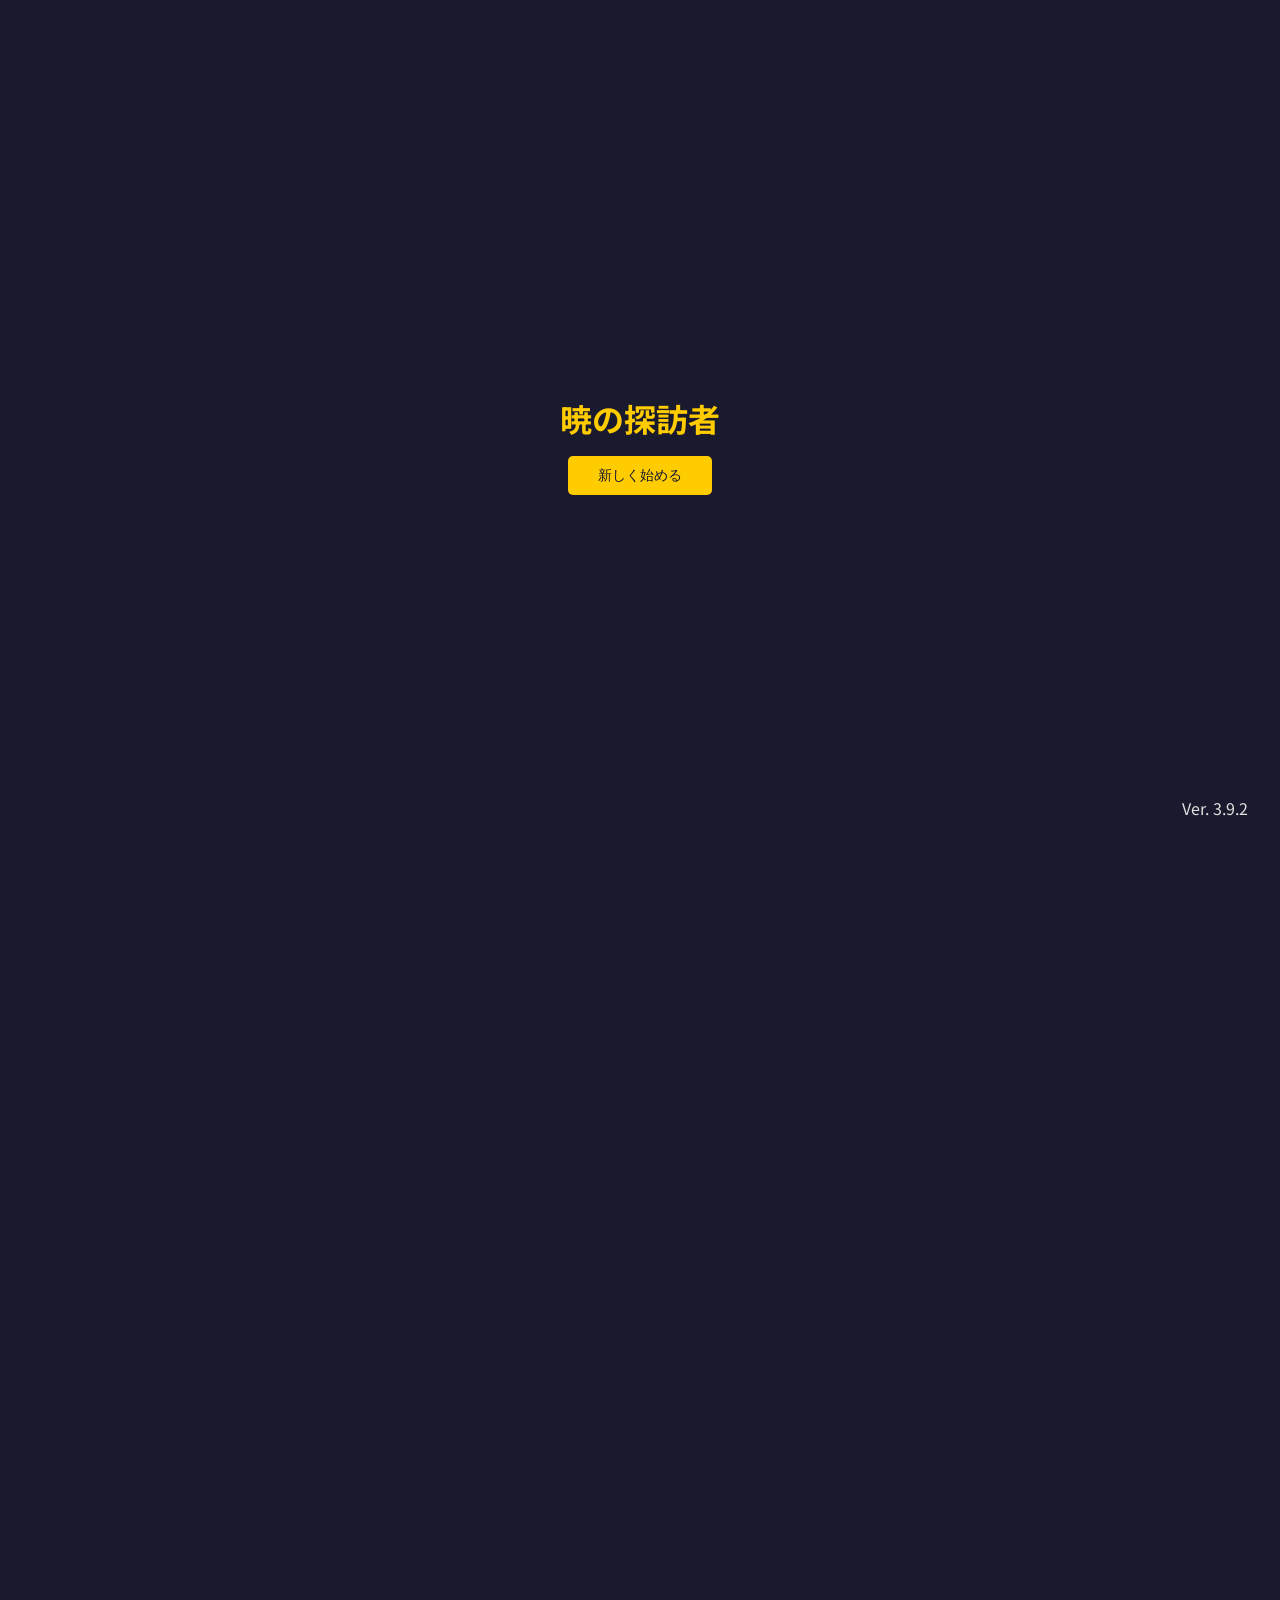
<file: index.html>
<!DOCTYPE html>
<html lang="ja">
<head>
    <meta charset="UTF-8">
    <meta name="viewport" content="width=device-width,initial-scale=1.0,maximum-scale=1.0">
    <title>暁の探訪者</title>
    <link rel=”icon" href="assets/favicon.ico">
    <link href="https://fonts.googleapis.com/css2?family=Noto+Sans+JP:wght@400;700&display=swap" rel="stylesheet">
    <link rel="stylesheet" href="css/style.css">
<style>
/* ══════════════════════════════════
    Reset & Root
══════════════════════════════════ */
*, *::before, *::after { box-sizing: border-box; margin: 0; padding: 0; }
:root {
    --bg:         #1a1a2e;
    --bg-explore: #1a1a2e;
    --bg-battle:  #1e1608;
    --bg-warm:    #f5ead0;
    --panel:      #2c1f0e;
    --panel2:     #3a2a14;
    --panel3:     #4a3820;
    --border:     #6a4e28;
    --border2:    #4a3820;
    --text:       #f0d890;
    --text-dark:  #2a1a06;
    --text-sub:   #a08858;
    --text-dim:   #6a5030;
    --parch:      #c8a96e;
    --parch-dk:   #8a6535;
    --paper:      #f0e0b0;
    --paper2:     #e8d090;
    --gold:       #f8c030;
    --gold-dim:   #c89020;
    --hp-red:     #f03868;
    --hp-dark:    #7a1830;
    --mp-blue:    #38a8f8;
    --mp-dark:    #183878;
    --green:      #50d870;
    --red:        #e85858;
    --yellow:     #f8d040;
    --teal:       #40d0b8;
    --teal-dim:   #2A7A75;
    --sub:        #8B9BB4;
    --danger:     #E05C5C;
    --success:    #5CE07A;
    --radius:    8px;
    /* タイル用 */
    --enemy:       #500000; /* 危険 */
    --eliteEnemy:  #801111; /* 強敵 */
    --boss:        #20034a; /* ボス */
    --event:       #504008; /* イベント */
    --rest:        #032f10; /* 休息 */
    --adventurer:  #401140; /* 冒険者 */
}
html, body {
    height: 100%;
    background: var(--bg);
    overflow: hidden;
    font-family: 'Hiragino Kaku Gothic ProN','Noto Sans JP',system-ui,sans-serif;
    touch-action: manipulation;
    -webkit-tap-highlight-color: transparent;
}

/* ══════════════════════════════════
    App / Screen Stack
══════════════════════════════════ */
#app {
    width: 100%; max-width: 430px;
    height: 100dvh; margin: 0 auto;
    position: relative; overflow: hidden;
}
.screen, .sub-screen {
    position: absolute; inset: 0;
    display: flex; flex-direction: column;
    transition: transform 0.32s cubic-bezier(.4,0,.2,1), opacity 0.28s;
    will-change: transform;
}
/* .sub-screen.hidden-right { transform: translateX(100%); }
.sub-screen.hidden-left  { transform: translateX(-28%); opacity: 0.35; } */

.sub-screen.close {
    transform: translateX(100%);
    transition:transform .20s ease;
}
.sub-screen.open {
    transform: translateX(0);
}
.sub-screen.fade-in {
    transition: none;
    animation: fadeIn 1s ease-in-out;
}

/* ══════════════════════════════════
    共通ヘッダー (HUD)
══════════════════════════════════ */
.hud {
    flex: 0 0 auto;
    background: var(--panel2);
    border-bottom: 2px solid var(--border);
    position: relative; z-index: 20;
}
.hud-main {
    display: flex; align-items: center;
    gap: 6px; padding: 5px 8px;
}
.hud-char-icon {
    width: 28px; height: 28px; border-radius: 50%;
    background: var(--panel2); border: 2px solid var(--border);
    display: flex; align-items: center; justify-content: center;
    font-size: 15px; cursor: pointer; flex: 0 0 auto;
}
.hud-hp-mini { flex: 1; display: flex; flex-direction: column; gap: 2px; }
.hud-bar-row { display: flex; align-items: center; gap: 4px; }
.hud-bar-label { font-size: 9px; color: var(--text-sub); width: 14px; }
.hud-bar-track {
    flex: 1; height: 5px;
    background: var(--panel3); border: 1px solid var(--border2);
    border-radius: 3px; overflow: hidden;
}
.hud-bar-fill { height: 100%; border-radius: 3px; transition: width .4s; }
.fill-hp { background: linear-gradient(90deg,#c02848,#f03868); }
.fill-mp { background: linear-gradient(90deg,#1868c8,#38a8f8); }
.hud-stats { display: flex; gap: 4px; }
.hud-stat {
    background: var(--panel2); border: 1px solid var(--border);
    border-radius: 12px; padding: 2px 7px;
    display: flex; align-items: center; gap: 3px;
    font-size: 11px; font-weight: bold;
}
.hud-stat.money { color: var(--gold); }
.hud-stat.day  { color: var(--text); letter-spacing: 1px; }
.hud-btns { display: flex; gap: 4px; }
.hud-icon-btn {
    width: 64px; height: 28px;
    background: var(--panel2); border: 1px solid var(--border);
    border-radius: 6px;
    display: flex; align-items: center; justify-content: center;
    font-size: 13px; cursor: pointer; color: var(--text);
    transition: background .12s;
}
.hud-icon-btn:active { background: var(--panel3); }

/* パーティパネル */
.hud-party-panel {
    overflow: hidden; max-height: 0;
    transition: max-height .3s cubic-bezier(.4,0,.2,1);
}
.hud-party-panel.open {
    max-height: 200px;
    border-top: 1px solid var(--border);
}
.hud-party-grid {
    display: grid; grid-template-columns: 1fr 1fr;
    gap: 6px; padding: 8px;
}
.hud-party-member {
    display: flex; align-items: center; gap: 6px;
    background: var(--panel2); border: 1px solid var(--border2);
    border-radius: 6px; padding: 5px 7px;
}
.hud-party-icon { font-size: 18px; width: 24px; text-align: center; }
.hud-party-bars { flex: 1; min-width: 0; }
.hud-party-name { font-size: 9px; color: var(--text); margin-bottom: 3px; font-weight: bold; }
.hud-party-bar-row { display: flex; align-items: center; gap: 3px; margin-bottom: 2px; }
.hud-party-bar-label { font-size: 8px; color: var(--text-sub); width: 14px; }
.hud-party-bar-track { flex: 1; height: 4px; background: #1a1008; border-radius: 2px; overflow: hidden; }
.hud-party-bar-fill  { height: 100%; border-radius: 2px; transition: width .4s; }
.hud-party-bar-val   { font-size: 8px; color: var(--text-sub); width: 26px; text-align: right; }
/* .hud-party-status    { font-size: 8px; margin-top: 1px; } */

/* ══════════════════════════════════
    拠点メイン画面
══════════════════════════════════ */
#base-screen { background: var(--bg); }

/* 拠点背景エリア */
#base-stage {
    flex: 1 1 auto;
    position: relative; overflow: hidden;
    /* 城壁・石畳風グラデーション */
    background:
        linear-gradient(180deg,
        #2a1e0e 0%,
        #3a2a12 30%,
        #4a3818 55%,
        #3a2a12 75%,
        #2a1e0e 100%);
    display: flex; flex-direction: column;
    align-items: center;
}

/* 装飾：石畳タイルパターン */
#base-stage::before {
    content: '';
    position: absolute; inset: 0;
    background-image:
        repeating-linear-gradient(0deg,   transparent, transparent 31px, rgba(0,0,0,0.18) 31px, rgba(0,0,0,0.18) 32px),
        repeating-linear-gradient(90deg,  transparent, transparent 47px, rgba(0,0,0,0.12) 47px, rgba(0,0,0,0.12) 48px);
    pointer-events: none;
}
/* 装飾：横長の光 */
#base-stage::after {
    content: '';
    position: absolute; inset: 0;
    background:
        radial-gradient(ellipse 90% 40% at 50% 42%, rgba(248,192,48,0.07) 0%, transparent 70%),
        radial-gradient(ellipse 60% 30% at 50% 100%, rgba(0,0,0,0.5) 0%, transparent 70%);
    pointer-events: none;
}

/* 拠点名バナー */
#base-banner {
    position: relative; z-index: 2;
    text-align: center;
    padding: 16px 0 10px;
}
#base-banner-title {
    font-size: 20px; font-weight: bold;
    color: var(--gold);
    letter-spacing: 6px;
    text-shadow: 0 0 20px rgba(248,192,48,0.4), 0 2px 4px rgba(0,0,0,0.8);
    font-family: 'Hiragino Mincho ProN', 'Yu Mincho', serif;
}
#base-banner-sub {
    font-size: 10px; color: var(--parch);
    letter-spacing: 3px; margin-top: 3px;
    opacity: 0.7;
}

/* 通知バー */
#base-notice {
    position: relative; z-index: 2;
    width: calc(100% - 24px);
    background: rgba(42,30,14,0.85);
    border: 1px solid var(--border);
    border-radius: 6px;
    padding: 6px 12px;
    display: flex; align-items: center; gap: 8px;
    backdrop-filter: blur(4px);
}
#base-notice-icon { font-size: 14px; }
#base-notice-text { font-size: 11px; color: var(--text-sub); line-height: 1.4; }
#base-notice-text strong { color: var(--yellow); }

/* メニューグリッド */
#base-grid {
    position: relative; z-index: 2;
    width: 100%;
    display: grid;
    grid-template-columns: repeat(3, 1fr);
    gap: 0.5em;
    padding: 0 14px;
    flex: 0 0 auto;
    margin-top: 12px;
}

/* 各拠点ボタン */
.base-btn {
    position: relative;
    background: linear-gradient(160deg, var(--panel2) 0%, var(--panel) 100%);
    border: 1px solid var(--border);
    border-radius: 10px;
    padding: 14px 8px 10px;
    display: flex; flex-direction: column;
    align-items: center; gap: 6px;
    cursor: pointer;
    transition: transform .15s cubic-bezier(.34,1.4,.64,1), border-color .15s, box-shadow .15s;
    overflow: hidden;
    min-height: 88px;
}
.base-btn::before {
    content: '';
    position: absolute; top: 0; left: 0; right: 0; height: 1px;
    background: linear-gradient(90deg, transparent, rgba(248,192,48,0.3), transparent);
}
.base-btn:not(.disabled):active {
    transform: scale(0.94);
    border-color: var(--gold-dim);
    box-shadow: 0 0 12px rgba(248,192,48,0.2);
}
.base-btn.highlight {
    border-color: var(--gold-dim);
    box-shadow: 0 0 10px rgba(248,192,48,0.15);
}
.base-btn.disabled {
    filter: grayscale(25%) brightness(0.75);
    cursor: none;
    transition: null;
}
.base-btn.danger { border-color: #8a3020; }
.base-btn.danger:active { box-shadow: 0 0 12px rgba(232,88,88,0.25); }

.base-btn-icon { font-size: 30px; line-height: 1; }
.base-btn-label {
    font-size: 11px; font-weight: bold;
    color: var(--text); letter-spacing: 1px;
    text-align: center; line-height: 1.2;
}
.base-btn-sub {
    font-size: 9px; color: var(--text-dim);
    text-align: center; line-height: 1.3;
}
.base-btn-only-label {
    min-height: 66px;
}
.base-btn-only-label .base-btn-label {
    font-size: 16px; font-weight: bold;
}

/* バッジ */
.base-btn-badge {
    position: absolute; top: 6px; right: 7px;
    background: var(--hp-red); color: #fff;
    font-size: 8px; font-weight: bold;
    padding: 1px 5px; border-radius: 10px;
    min-width: 16px; text-align: center;
}
.base-btn-badge.new { background: var(--teal); color: #0a2a26; }
.base-btn-badge.gold-badge { background: var(--gold-dim); color: #1a0c00; }

/* ステータス帯 */
.base-footer {
    position: relative; z-index: 2;
    width: calc(100% - 24px);
    margin-top: auto;
    margin-bottom: 2em;
    display: flex; gap: 6px;
}
.base-footer-stat {
    flex: 1;
    background: rgba(42,30,14,0.8);
    border: 1px solid var(--border2);
    border-radius: 6px;
    padding: 6px 8px;
    display: flex; flex-direction: column; gap: 3px;
    backdrop-filter: blur(4px);
}
.base-footer-label { font-size: 8px; color: var(--text-dim); letter-spacing: 1px; text-transform: uppercase; }
.base-footer-val   { font-size: 13px; font-weight: bold; color: var(--text); }
.base-footer-val.gold  { color: var(--gold); }
.base-footer-val.green { color: var(--green); }
.base-footer-val.red   { color: var(--red); }
.base-footer-stat.base-btn-only-label   { padding: 22px 0; }


/* ══════════════════════════════════
    サブ画面共通
══════════════════════════════════ */
.sub-screen { background: var(--bg); z-index: 10; }

.sub-header {
    flex: 0 0 auto;
    background: var(--panel);
    border-bottom: 2px solid var(--border);
    padding: 8px 12px;
    display: flex; align-items: center; gap: 10px;
}
.sub-back-btn {
    width: 32px; height: 32px;
    background: var(--panel2); border: 1px solid var(--border);
    border-radius: 6px;
    display: flex; align-items: center; justify-content: center;
    font-size: 16px; cursor: pointer; color: var(--text);
    transition: background .12s; flex: 0 0 auto;
}
.sub-back-btn:active { background: var(--panel3); }
.sub-header-title { font-size: 14px; font-weight: bold; color: var(--text); letter-spacing: 2px; flex: 1; }
.sub-header-icon  { font-size: 20px; flex: 0 0 auto; }

.sub-body {
    flex: 1 1 auto; overflow-y: auto;
    padding: 14px;
    display: flex; flex-direction: column; gap: 12px;
    background: var(--panel);
}
.sub-body::-webkit-scrollbar { width: 3px; }
.sub-body::-webkit-scrollbar-thumb { background: var(--border); border-radius: 3px; }
.sub-footer {
    padding: 0.5em 1.5em;
    display: flex;
    gap: 10px;
    flex: 0 0 auto;
    background: var(--panel2);
    border-top: 2px solid var(--border);
    position: relative;
}

/* セクションタイトル */
.section-title {
    font-size: 9px; color: var(--parch-dk);
    letter-spacing: 2.5px; text-transform: uppercase;
    padding-bottom: 6px;
    border-bottom: 1px solid var(--border2);
    display: flex; align-items: center; gap: 6px;
}
.section-title::before { content: '◆'; font-size: 7px; }

/* 汎用カード */
.info-card {
    background: var(--panel2); border: 1px solid var(--border2);
    border-radius: 8px; padding: 12px 14px;
}
.info-row {
    display: flex; justify-content: space-between; align-items: center;
    padding: 6px 0;
    border-bottom: 1px solid rgba(106,78,40,0.3);
    font-size: 12px;
}
.info-row:last-child { border-bottom: none; }
.info-row-label { color: var(--text-sub); }
.info-row-val   { color: var(--text); font-weight: bold; }
.info-row-val.gold   { color: var(--gold); }
.info-row-val.green  { color: var(--green); }
.info-row-val.red    { color: var(--red); }

/* アクションボタン */
.action-btn-full {
    width: 100%; padding: 12px;
    border-radius: 8px; border: none;
    font-size: 13px; font-weight: bold; letter-spacing: 1.5px;
    cursor: pointer;
    transition: filter .12s, transform .1s;
}
.action-btn-full:active { filter: brightness(.88); transform: scale(.98); }
.btn-gold    { background: linear-gradient(135deg,#c8860a,#f0a820); color: #1a0c00; box-shadow: 0 2px 8px rgba(200,134,10,.3); }
.btn-sub     { background: var(--panel2); border: 1px solid var(--border) !important; color: var(--text-sub); }
.btn-danger  { background: #3a1010; border: 1px solid #7a2020 !important; color: var(--red); }
.btn-teal    { background: linear-gradient(135deg,#0a5048,#10a080); color: #e0fff8; box-shadow: 0 2px 8px rgba(16,160,128,.25); }

/* ══════════════════════════════════
    待機所
══════════════════════════════════ */

#standby-grid {
    display: grid; grid-template-columns: 1fr 1fr; gap: 8px;
}
.standby-card {
    background: var(--panel2); border: 1px solid var(--border2);
    border-radius: 8px; padding: 10px 12px;
    cursor: pointer; transition: border-color .12s, background .12s;
    position: relative; overflow: hidden;
}
.standby-card.selected { border-color: var(--sub); }
.standby-card-name { font-size: 12px; font-weight: bold; color: var(--text); margin-bottom: 2px; }
.standby-card-job  { font-size: 10px; color: var(--text); line-height: 1.4; margin-bottom: 2px; }
.standby-card-sub  { font-size: 9px; color: var(--text-dim); line-height: 1.4; margin-bottom: 8px; }
.standby-card-rank { font-size: 10px; color: var(--text-sub); }
.standby-card-statuses {
    font-size: 10px;
    color: var(--text-sub);
    border-top: 2px dashed;
    width: 100%;
    padding-top: 6px;
}
.standby-card-status-label {
    font-size: 10px;
    color: var(--text-sub);
}
.standby-card-status-value {
    font-size: 10px;
    color: var(--text);
}

.standby-card.selectable { cursor: pointer; }
.standby-card.selectable:active { background: var(--panel3); }
.standby-card.selected {
    border-color: var(--gold);
    background: rgba(248,192,48,.06);
    box-shadow: 0 0 8px rgba(248,192,48,.15);
}
.standby-card.selected .rest-avatar {
    border-color: var(--gold-dim);
}
/* 選択バッジ */
.select-num-badge {
    position: absolute; top: 4px; right: 4px;
    width: 18px; height: 18px; border-radius: 50%;
    background: var(--gold); color: #1a0c00;
    font-size: 10px; font-weight: bold;
    display: flex; align-items: center; justify-content: center;
    box-shadow: 0 0 4px rgba(248,192,48,.6);
}

/* パーティメンバー横並び */
#mansion-party-header {
    flex: auto 0 0;
    background: var(--panel);
    border-top: 2px solid var(--border);
    padding: 8px 12px 14px;
}
#mansion-header-top {
    display: flex; align-items: center; justify-content: space-between;
    margin-bottom: 8px;
}
#mansion-party-label {
    font-size: 9px; color: var(--parch-dk);
    letter-spacing: 2px; text-transform: uppercase;
    display: flex; align-items: center; gap: 5px;
}
#mansion-party-label::before { content: '◆'; font-size: 7px; }
#mansion-party-row {
    display: flex; gap: 6px;
}
.mansion-party-slot {
    flex: 1; min-width: 0;
    background: var(--panel2); border: 1px solid var(--border2);
    border-radius: 8px; padding: 7px 6px;
    display: flex; flex-direction: column; align-items: center; gap: 3px;
    position: relative;
}
.mansion-party-slot.empty {
    border-style: dashed; opacity: .4;
}
.mansion-party-slot-icon { font-size: 20px; line-height: 1; }
.mansion-party-slot-name { font-size: 8px; font-weight: bold; color: var(--text); text-align: center; white-space: nowrap; overflow: hidden; width: 100%; text-overflow: ellipsis; }
.mansion-party-slot-job  { font-size: 7px; color: var(--text); text-align: center; }

/* ══════════════════════════════════
    転職
══════════════════════════════════ */
.job-member-select {
    display: flex; gap: 6px;
}
.job-member-btn {
    flex: 1; padding: 8px 4px;
    background: var(--panel2); border: 1px solid var(--border2);
    border-radius: 8px;
    display: flex; flex-direction: column; align-items: center; gap: 3px;
    cursor: pointer; transition: border-color .12s;
    font-size: 20px;
}
.job-member-btn.active { border-color: var(--gold); }
.job-member-btn-name { font-size: 12px; color: var(--text); }
.job-member-btn-cls  { font-size: 10px; color: var(--text-dim); }

#job-grid {
    display: grid; grid-template-columns: 1fr 1fr; gap: 8px;
}
.job-card {
    background: var(--panel2); border: 1px solid var(--border2);
    border-radius: 8px; padding: 10px 12px;
    cursor: pointer; transition: border-color .12s, background .12s;
    position: relative; overflow: hidden;
}
.job-card:active { background: var(--panel3); }
.job-card.current { border-color: var(--gold-dim); }
.job-card.current::after {
    content: '現在'; position: absolute; top: 6px; right: 6px;
    background: var(--gold-dim); color: #1a0c00;
    font-size: 8px; font-weight: bold; padding: 1px 5px; border-radius: 3px;
}
.job-card.selected { border-color: var(--sub); }
.job-card.selected::after {
    content: '選択中'; position: absolute; top: 6px; right: 6px;
    background: var(--sub); color: #1a0c00;
    font-size: 8px; font-weight: bold; padding: 1px 5px; border-radius: 3px;
}
.job-card.locked { opacity: 0.4; cursor: not-allowed; pointer-events: none; }
.job-card-icon { font-size: 24px; margin-bottom: 5px; }
.job-card-name { font-size: 12px; font-weight: bold; color: var(--text); margin-bottom: 2px; }
.job-card-rank { font-size: 10px; color: var(--text-sub); }
.job-card-sub  { font-size: 9px; color: var(--text-dim); line-height: 1.4; }
.job-card-tags { display: flex; flex-wrap: wrap; gap: 3px; margin-top: 6px; }
.job-tag {
    font-size: 7px; padding: 1px 5px; border-radius: 10px;
    background: var(--panel3); border: 1px solid var(--border2); color: var(--text-sub);
}
.job-cost {
    font-size: 9px; color: var(--gold); margin-top: 5px; font-weight: bold;
}
.job-req {
    font-size: 10px; color: var(--red); margin-top: 2px;
}
.job-growth-label {
    font-size: 10px; color: var(--text);
}
.g-arrow {
    font-size: 12px; letter-spacing: -0.3em;
}
.g-up {
    color: var(--mp-blue);
}
.g-down {
    color: var(--danger);
}
.g-mid {
    display: none;
}

/* ══════════════════════════════════
    マップ選択画面
══════════════════════════════════ */
.base-screen { background: var(--bg); }
.explore-screen { background: var(--bg--explore); }
.battle-screen { background: var(--bg--battle); }

/* 拠点系画面背景エリア */
.base-stage {
    flex: 1 1 auto;
    position: relative; overflow: scroll;
    /* 城壁・石畳風グラデーション */
    background:
        linear-gradient(180deg,
        #2a1e0e 0%,
        #3a2a12 30%,
        #4a3818 55%,
        #3a2a12 75%,
        #2a1e0e 100%);
    display: flex; flex-direction: column;
    align-items: center;
}

/* 装飾：石畳タイルパターン */
.base-stage::before {
    content: '';
    position: absolute; inset: 0;
    background-image:
        repeating-linear-gradient(0deg,   transparent, transparent 31px, rgba(0,0,0,0.18) 31px, rgba(0,0,0,0.18) 32px),
        repeating-linear-gradient(90deg,  transparent, transparent 47px, rgba(0,0,0,0.12) 47px, rgba(0,0,0,0.12) 48px);
    pointer-events: none;
}
/* 装飾：横長の光 */
.base-stage::after {
    content: '';
    position: absolute; inset: 0;
    background:
        radial-gradient(ellipse 90% 40% at 50% 42%, rgba(248,192,48,0.07) 0%, transparent 70%),
        radial-gradient(ellipse 60% 30% at 50% 100%, rgba(0,0,0,0.5) 0%, transparent 70%);
    pointer-events: none;
}

/* 拠点名バナー */
.base-banner {
    position: relative; z-index: 2;
    text-align: center;
    padding: 16px 0 10px;
}
.base-banner-title {
    font-size: 20px; font-weight: bold;
    color: var(--gold);
    letter-spacing: 6px;
    text-shadow: 0 0 20px rgba(248,192,48,0.4), 0 2px 4px rgba(0,0,0,0.8);
    font-family: 'Hiragino Mincho ProN', 'Yu Mincho', serif;
}
.base-banner-sub {
    font-size: 10px; color: var(--parch);
    letter-spacing: 3px; margin-top: 3px;
    opacity: 0.7;
}

/* メニューグリッド */
.base-grid {
    position: relative; z-index: 2;
    width: 100%;
    display: grid;
    grid-template-columns: repeat(3, 1fr);
    gap: 0.5em;
    padding: 0 14px;
    flex: 0 0 auto;
    margin-top: 12px;
}

/* ボタン（大・横幅フル） */
.base-btn-wide {
    grid-column: 1 / -1;
    flex-direction: row;
    padding: 14px 20px;
    background: linear-gradient(135deg, #3a1a04, #6a3010, #3a1a04);
    border-color: #c86020;
    min-height: auto; gap: 14px;
    box-shadow: 0 2px 12px rgba(200,96,32,0.3);
}
.base-btn-wide::before {
    background: linear-gradient(90deg, transparent, rgba(248,160,32,0.4), transparent);
}
.base-btn-wide:active {
    border-color: var(--gold);
    box-shadow: 0 0 20px rgba(248,160,32,0.4);
}
.base-btn-wide .base-btn-icon { font-size: 32px; }
.base-btn-wide .base-btn-label { font-size: 16px; letter-spacing: 3px; color: var(--gold); }
.base-btn-wide .base-btn-sub { font-size: 10px; color: #c88050; text-align: left; }


/* ══════════════════════════════════
    探索イベント画面
══════════════════════════════════ */
/* ══════════════ ヘッダー ══════════════ */
#explore-event-header {
    flex: 0 0 auto;
    background: var(--panel);
    border-bottom: 2px solid var(--border);
    padding: 7px 12px;
    min-height: 4em;
    display: flex; align-items: center; gap: 10px;
    position: relative; z-index: 10;
}
#explore-event-header>:first-child {
    margin: 0 auto;
    text-align: center;
}
#explore-event-title {
    font-size: 20px; font-weight: bold;
    color: var(--text); letter-spacing: 1px;
    white-space: nowrap; overflow: hidden; text-overflow: ellipsis;
}
/* フロアラベル（右） */
#explore-event-floor-label {
    font-size: 14px; color: var(--text-dim);
    letter-spacing: 1px; flex: 0 0 auto;
}

#explore-tile-grid {
    min-width: 100%;
}

#explore-tile-grid .base-btn-sub {
    color: var(--gold-dim);
}
.base-btn.enemy {background: var(--enemy)}
.base-btn.eliteEnemy {background: var(--eliteEnemy)}
.base-btn.boss {background: var(--boss)}
.base-btn.event {background: var(--event)}
.base-btn.rest {background: var(--rest)}
.base-btn.adventurer {background: var(--adventurer)}

/* ══════════════ イラストエリア ══════════════ */
#explore-event-illust {
    flex: 0 0 auto;
    position: relative;
    overflow: hidden;
    /* 高さは画面の約35% */
    height: 34vh; min-height: 160px; max-height: 240px;
}

/* 羊皮紙テクスチャ背景 */
#explore-event-illust-bg {
    position: absolute; inset: 0;
    background:
        radial-gradient(ellipse 90% 70% at 50% 35%, rgba(255,255,255,.1) 0%, transparent 65%),
        radial-gradient(circle at 10% 85%, rgba(0,0,0,.25) 0%, transparent 40%),
        radial-gradient(circle at 90% 15%, rgba(0,0,0,.2) 0%, transparent 35%),
        linear-gradient(170deg, #c8a850 0%, #b09040 35%, #8a7028 70%, #6a5018 100%);
}
/* ページ端の破れ・汚れ */
#explore-event-illust-bg::before {
    content: '';
    position: absolute; inset: 0;
    background:
        radial-gradient(circle at 5% 10%,  rgba(0,0,0,.3) 0%, transparent 20%),
        radial-gradient(circle at 95% 90%, rgba(0,0,0,.25) 0%, transparent 18%),
        radial-gradient(circle at 50% 50%, rgba(0,0,0,.0) 0%, rgba(0,0,0,.08) 100%);
}
/* 下部グラデ（テキストエリアへの溶け込み） */
#explore-event-illust-bg::after {
    content: '';
    position: absolute; bottom: 0; left: 0; right: 0; height: 40%;
    background: linear-gradient(0deg, var(--bg) 0%, transparent 100%);
}

/* メインイラスト絵文字 */
#explore-event-illust-main {
    position: absolute; inset: 0;
    display: flex; align-items: center; justify-content: center;
    z-index: 2;
}
#explore-event-main-emoji {
    font-size: 90px; line-height: 1;
    filter: drop-shadow(0 4px 16px rgba(0,0,0,.7));
    transition: opacity .4s, transform .4s;
}

/* サブ絵文字（背景演出） */
.explore-event-sub-emoji {
    position: absolute;
    font-size: 28px; opacity: .18;
    filter: blur(1px);
    pointer-events: none; z-index: 1;
}

/* イベントタイトル（イラスト下部オーバーレイ） */
#explore-event-illust-map-title {
    position: absolute; bottom: 0; left: 0; right: 0;
    padding: 8px 14px 6px;
    z-index: 3;
    display: flex; align-items: flex-end; justify-content: space-between;
}
#explore-event-illust-map-title-label {
    font-size: 10px; color: rgba(200,169,110,.7);
    letter-spacing: 2px; text-transform: uppercase;
    font-family: 'Hiragino Mincho ProN','Yu Mincho',serif;
}

/* ══════════════ イラストエリア ══════════════ */
#explore-event-narrative-wrap {
    flex: 0 0 auto;
    position: relative;
    margin: 0 12px;
    background: rgba(12,8,2,.75);
    border: 1px solid var(--border2);
    border-radius: 8px;
    padding: 10px 13px 8px;
    backdrop-filter: blur(4px);
    z-index: 5;
}
/* 羊皮紙風トップライン */
#explore-event-narrative-wrap::before {
    content: '';
    position: absolute; top: 0; left: 12px; right: 12px; height: 1px;
    background: linear-gradient(90deg, transparent, var(--parch-dk), transparent);
}

#explore-event-narrative-text {
    font-size: 12px; color: var(--text); line-height: 1.85;
    letter-spacing: .4px;
    min-height: 52px;
}
#explore-event-narrative-text .nt-em    { color: var(--gold); font-weight: bold; }
#explore-event-narrative-text .nt-warn  { color: var(--hp-red); }
#explore-event-narrative-text .nt-good  { color: var(--green); }
#explore-event-narrative-text .nt-skill { color: var(--teal); }

/* ══════════════ 選択肢エリア ══════════════ */
#explore-event-choices-wrap {
    flex: 1 1 auto;
    overflow-y: auto;
    padding: 10px 12px 20px;
    display: flex; flex-direction: column; gap: 7px;
}
#explore-event-choices-wrap::-webkit-scrollbar { width: 3px; }
#explore-event-choices-wrap::-webkit-scrollbar-thumb { background: var(--border); border-radius: 3px; }

#explore-choices-list {
    display: grid;
    gap: 0.5em;
}

/* 選択肢ラベル */
#explore-choices-label {
    font-size: 9px; color: var(--parch-dk);
    letter-spacing: 2px; text-transform: uppercase;
    padding-bottom: 6px;
    border-bottom: 1px solid var(--border2);
    display: flex; align-items: center; gap: 6px;
    flex: 0 0 auto;
}
#explore-choices-label::before { content: '◆'; font-size: 7px; }

/* 選択肢ボタン */
.explore-choice-btn {
    width: 100%;
    background: var(--panel2); border: 1px solid var(--border2);
    border-radius: 9px; padding: 11px 14px;
    display: flex; align-items: center; gap: 10px;
    cursor: pointer; text-align: left; position: relative; overflow: hidden;
    transition: border-color .15s, background .12s, transform .12s;
}
/* 光沢ライン */
.explore-choice-btn::before {
    content: '';
    position: absolute; top: 0; left: 0; right: 0; height: 1px;
    background: linear-gradient(90deg, transparent, rgba(248,192,48,.15), transparent);
}
.explore-choice-btn:active { transform: scale(.98); background: var(--panel3); }

/* ホバー・選択状態 */
.explore-choice-btn:not(.disabled):not(.selected):hover { border-color: var(--gold-dim); }
.explore-choice-btn.selected {
    border-color: var(--gold);
    background: rgba(248,192,48,.07);
    box-shadow: 0 0 10px rgba(248,192,48,.15);
}

/* アイコン枠 */
/* .explore-choice-icon {
    width: 36px; height: 36px; border-radius: 8px;
    background: var(--panel3); border: 1px solid var(--border2);
    display: flex; align-items: center; justify-content: center;
    font-size: 19px; flex: 0 0 auto;
    transition: background .15s;
}
.explore-choice-btn.selected .explore-choice-icon { background: rgba(248,192,48,.12); border-color: var(--gold-dim); } */

/* テキスト */
.explore-choice-body { flex: 1; min-width: 0; }
.explore-choice-label {
    font-size: 13px; font-weight: bold; color: var(--text);
    letter-spacing: .5px; margin-bottom: 3px;
}
.explore-choice-desc {
    font-size: 10px; color: var(--text-sub); line-height: 1.5;
}

/* 条件バッジ */
.explore-choice-req {
    font-size: 8px; font-weight: bold;
    padding: 2px 7px; border-radius: 10px;
    letter-spacing: .5px; flex: 0 0 auto;
    white-space: nowrap;
}
.req-ok   { background:#103028; color:var(--teal);  border:1px solid #206858; }
.req-item { background:#302010; color:var(--yellow); border:1px solid #807030; }
.req-gold { background:#302800; color:var(--gold);   border:1px solid var(--gold-dim); }
.req-stat { background:#1a1040; color:#8080f0;        border:1px solid #4040a0; }

/* 無効選択肢 */
.explore-choice-btn.disabled {
    opacity: .35; cursor: not-allowed; pointer-events: none;
}
.explore-choice-btn.disabled .explore-choice-label { color: var(--text-dim); }

/* ══════════════════════════════════
    拠点メニューモーダル
══════════════════════════════════ */
#menu-overlay {
    position: absolute; inset: 0;
    background: rgba(0,0,0,0);
    pointer-events: none;
    transition: background .25s;
    z-index: 200;
    display: flex; align-items: flex-end; justify-content: center;
}
#menu-overlay.open {
    background: rgba(0,0,0,.82);
    pointer-events: all;
}
#menu-panel {
    width: 100%; height: 78dvh;
    background: var(--panel);
    border-top: 2px solid var(--border);
    border-radius: 18px 18px 0 0;
    display: flex; flex-direction: column;
    transform: translateY(100%);
    transition: transform .32s cubic-bezier(.32,.72,0,1);
    overflow: hidden;
}
#menu-overlay.open #menu-panel { transform: translateY(0); }
#menu-handle { width: 38px; height: 4px; background: var(--border); border-radius: 2px; margin: 4px auto 4px; }

#menu-nav {
    flex: 0 0 auto;
    background: var(--panel2);
    border-bottom: 1px solid var(--border);
    padding: 0 4px;
    display: flex; align-items: stretch; overflow-x: auto; gap: 0;
}
#menu-nav::-webkit-scrollbar { display: none; }
.menu-nav-tab {
    flex: 0 0 auto; padding: 10px 10px 8px;
    display: flex; flex-direction: column; align-items: center; gap: 3px;
    cursor: pointer; min-width: 54px;
    border-bottom: 3px solid transparent;
    transition: border-color .15s, opacity .15s; opacity: .55;
}
.menu-nav-tab.active { border-bottom-color: var(--gold); opacity: 1; }
.menu-nav-tab .nav-icon  { font-size: 18px; line-height: 1; }
.menu-nav-tab .nav-label { font-size: 8px; color: var(--text); letter-spacing: .5px; white-space: nowrap; }

.menu-tab-content { flex: 1 1 auto; overflow-y: auto; display: none; }
.menu-tab-content.active { display: flex; flex-direction: column; }
.menu-tab-content::-webkit-scrollbar { width: 3px; }
.menu-tab-content::-webkit-scrollbar-thumb { background: var(--border); border-radius: 3px; }

/* メニューホーム */
#menu-tab-home { padding: 12px; gap: 6px; }
.bm-list-item {
    display: flex; align-items: center; gap: 12px;
    padding: 11px 14px; border-radius: 8px;
    cursor: pointer; transition: background .12s;
    background: var(--panel2); border: 1px solid var(--border2);
}
.bm-list-item:active { background: var(--panel3); }
.bm-list-icon {
    width: 36px; height: 36px;
    background: var(--panel3); border: 1px solid var(--border2);
    border-radius: 8px; display: flex; align-items: center; justify-content: center;
    font-size: 18px; flex: 0 0 auto;
}
.bm-list-text { flex: 1; }
.bm-list-label { font-size: 14px; color: var(--text); font-weight: bold; letter-spacing: .5px; }
.bm-list-sub   { font-size: 10px; color: var(--text-dim); margin-top: 2px; }
.bm-list-arrow { color: var(--border); font-size: 13px; }
.bm-divider    { height: 1px; background: var(--border2); margin: 4px 0; }
.bm-danger .bm-list-label { color: var(--red); }

/* パーティ（メニュー内） */
#menu-tab-party { flex-direction: column; }
#menu-tab-party.active { display: flex; flex-direction: column; }
#menu-tab-party-member-tab-area {
    flex: 0 0 auto; display: flex;
    border-bottom: 1px solid var(--border);
    background: var(--panel2);
}
.menu-tab-party-member-tab {
    flex: 1; padding: 8px 4px 6px;
    display: flex; flex-direction: column; align-items: center; gap: 2px;
    cursor: pointer; border-bottom: 3px solid transparent;
    transition: border-color .15s, opacity .15s; opacity: .5;
}
.menu-tab-party-member-tab.active { border-bottom-color: var(--gold); opacity: 1; }
.menu-tab-party-member-tab-icon { font-size: 20px; line-height: 1; }
.menu-tab-party-member-tab-name { font-size: 8px; color: var(--text); white-space: nowrap; }
.menu-tab-party-member-tab-hp   { font-size: 7px; color: var(--text-sub); }

#menu-tab-party-member-sub-tab-area {
    flex: 0 0 auto; display: flex;
    border-bottom: 1px solid var(--border); padding: 0 8px;
}
.menu-tab-party-member-sub-tab {
    flex: 1; padding: 7px 0 5px; font-size: 10px; color: var(--text-sub);
    text-align: center; cursor: pointer; letter-spacing: 1px;
    border-bottom: 2px solid transparent; transition: color .15s, border-color .15s;
}
.menu-tab-party-member-sub-tab.active {
    background: var(--gold);
    color: var(--bg);
    border-bottom-color: var(--gold-dim);
    font-weight: bold;
    padding: 1em 0;
}
#menu-tab-party-member-content { flex: 1; overflow-y: auto; }
#menu-tab-party-member-content::-webkit-scrollbar { width: 3px; }
#menu-tab-party-member-content::-webkit-scrollbar-thumb { background: var(--border); border-radius: 3px; }

/* ステータス */
.status-panel  { padding: 12px; display: flex; flex-direction: column; gap: 10px; }
.status-header { display: flex; align-items: center; gap: 12px; background: var(--panel2); border: 1px solid var(--border2); border-radius: 8px; padding: 12px; }
.status-avatar { width: 52px; height: 52px; border-radius: 50%; background: var(--panel3); border: 2px solid var(--border); display: flex; align-items: center; justify-content: center; font-size: 28px; flex: 0 0 auto; }
.status-name  { font-size: 16px; font-weight: bold; color: var(--text); letter-spacing: 1px; }
.status-rename-btn {
    padding: 4px 6px;
    border-radius: 8px;
    margin-right: 4px;
    border: 1px solid #2E3347;
    font-size: 16px;
    cursor: pointer;
    color: #222638;
    background: #DFDFDF;
    font-weight: bold;
    transition: opacity 0.15s, transform 0.1s;
}
.status-rename-btn:hover {
    background: rgba(255,255,255,0.1);
}
.status-rename-btn:active {
    transform: scale(0.9);
}

.status-class { font-size: 10px; color: var(--text-sub); margin-top: 2px; }
.status-lv    { font-size: 11px; color: var(--gold); margin-top: 3px; font-weight: bold; }
.status-cond  { font-size: 10px; margin-top: 3px; }
.status-bars-box { background: var(--panel2); border: 1px solid var(--border2); border-radius: 8px; padding: 10px 12px; display: flex; flex-direction: column; gap: 7px; }
.status-bar-row { display: flex; align-items: center; gap: 8px; }
.status-bar-label { font-size: 10px; color: var(--text-sub); width: 22px; }
.status-bar-track { flex: 1; height: 8px; background: var(--panel3); border: 1px solid var(--border2); border-radius: 4px; overflow: hidden; }
.status-bar-fill  { height: 100%; border-radius: 4px; transition: width .5s; }
.status-bar-val   { font-size: 10px; color: var(--text); width: 56px; text-align: right; font-variant-numeric: tabular-nums; }
.status-params    { display: grid; grid-template-columns: 1fr 1fr; gap: 6px; padding: 6px 12px; }
.status-param     { background: var(--panel2); border: 1px solid var(--border2); border-radius: 6px; padding: 7px 10px; display: flex; justify-content: space-between; align-items: center; }
.status-param-label { font-size: 10px; color: var(--text-sub); }
.status-param-val   { font-size: 13px; font-weight: bold; color: var(--text); }
.status-params-header {
    color: var(--text);
    margin: 6px 12px;
    padding: 6px 0 0;
    border-top: 2px dotted var(--sub);
}
/* 装備 */
.equip-panel { padding: 12px; display: flex; flex-direction: column; gap: 8px; }
.equip-slot  { background: var(--panel2); border: 1px solid var(--border2); border-radius: 8px; padding: 10px 12px; display: flex; align-items: center; gap: 10px; cursor: pointer; transition: border-color .15s; }
.equip-slot:active { background: var(--panel3); }
.equip-slot-label { font-size: 9px; color: var(--text-dim); width: 40px; flex: 0 0 auto; letter-spacing: .5px; }
.equip-slot-icon  { width: 36px; height: 36px; border-radius: 6px; background: var(--panel3); border: 1px solid var(--border2); display: flex; align-items: center; justify-content: center; font-size: 20px; flex: 0 0 auto; }
.equip-slot-info  { flex: 1; min-width: 0; }
.equip-slot-name  { font-size: 12px; font-weight: bold; color: var(--text); }
.equip-slot-name.rarity-elite { color: #e8c030; }
.equip-slot-name.rarity-rare  { color: #6090e0; }
.equip-slot-stats { font-size: 9px; color: var(--text-sub); margin-top: 2px; }
.equip-slot-empty { font-size: 11px; color: var(--text-dim); font-style: italic; }
.equip-slot-arrow { color: var(--text-dim); font-size: 11px; }

/* スキル */
.skill-panel { padding: 12px; display: flex; flex-wrap: wrap; gap: 8px; }
.skill-card  { background: var(--panel2); border: 1px solid var(--border2); border-radius: 8px; padding: 10px 12px; display: flex; align-items: flex-start; gap: 10px; width: 48%}
.skill-icon  { width: 40px; height: 40px; border-radius: 8px; background: var(--panel3); border: 1px solid var(--border2); display: flex; align-items: center; justify-content: center; font-size: 22px; flex: 0 0 auto; }
.skill-info  { flex: 1; }
.skill-name  { font-size: 12px; font-weight: bold; color: var(--text); margin-bottom: 3px; }
.skill-tags  { display: flex; gap: 4px; flex-wrap: wrap; margin-bottom: 4px; }
.skill-tag   { font-size: 8px; padding: 1px 6px; border-radius: 10px; font-weight: bold; }
.tag-attack  { background: #3a1010; color: #f07070; border: 1px solid #7a3030; }
.tag-heal    { background: #103a10; color: #50d870; border: 1px solid #308030; }
.tag-support { background: #3a3010; color: #d8d050; border: 1px solid #807030; }
.tag-combat  { background: #2a2a2a; color: #a0a0a0; border: 1px solid #606060; }
.tag-magic   { background: #1a1040; color: #8080f0; border: 1px solid #4040a0; }
.tag-special { background: #3a3010; color: #d8d050; border: 1px solid #807030; }
.skill-desc  { font-size: 10px; color: var(--text-sub); line-height: 1.5; }
.skill-cost  { font-size: 9px; color: #5080c0; margin-top: 4px; font-weight: bold; }

/* 使用ボタン */
.skill-btn-buttons {
    display: flex;
    gap: 6px;
    margin-top: 6px;
}
.skill-btn {
    flex: 1;
    height: 2.5em;
    padding: 4px 0;
    font-size: 9px;
    border: none;
    border-radius: 3px;
    cursor: pointer;
    line-height: 1;
}
.skill-btn-use {
    background: var(--accent, #4a8);
    color: #fff;
}
.skill-btn-use:active {
    background: var(--accent-dark, #396);
}
.skill-btn-use:disabled {
    background-color: #555;
    color: #bbb;
    cursor: not-allowed;
}

/* ══════════════════════════════════
    倉庫 兼 メニューアイテム
══════════════════════════════════ */
/* #screen-storage .storage-tabs {
    display: flex; gap: 4px;
}
.storage-tab {
    flex: 1; padding: 7px; text-align: center;
    font-size: 10px; font-weight: bold; letter-spacing: .5px;
    background: var(--panel2); border: 1px solid var(--border2);
    border-radius: 6px; cursor: pointer; color: var(--text-sub);
    transition: background .12s;
}
.storage-tab.active { background: var(--gold-dim); border-color: var(--gold); color: #1a0c00; }
.storage-capacity  {
    display: flex; align-items: center; justify-content: space-between;
    font-size: 10px; color: var(--text-sub);
    background: var(--panel2); border: 1px solid var(--border2);
    border-radius: 6px; padding: 7px 12px;
}
.storage-capacity-bar {
    width: 120px; height: 5px;
    background: var(--panel3); border-radius: 3px; overflow: hidden;
}
.storage-capacity-fill { height: 100%; background: linear-gradient(90deg,var(--teal),#20d8b0); border-radius: 3px; } */

.storage-grid {
    display: grid; grid-template-columns: 1fr 1fr; gap: 8px;
}
.storage-item {
    background: var(--panel2); border: 1px solid var(--border2);
    border-radius: 8px; padding: 9px 10px;
    /* display: flex; align-items: center; gap: 8px; */
    cursor: pointer; position: relative;
    transition: border-color .12s, background .12s;
}
.storage-item-main {
    display: flex; align-items: center; gap: 8px;
}
.storage-item-main:active { background: var(--panel3); }
.storage-item-icon {
    width: 36px; height: 36px; border-radius: 6px;
    background: var(--panel3); border: 1px solid var(--border2);
    display: flex; align-items: center; justify-content: center; font-size: 20px;
    flex: 0 0 auto;
}
.storage-item-name { font-size: 11px; font-weight: bold; color: var(--text); }
.storage-item-sub  { font-size: 9px; color: var(--text-dim); margin-top: 2px; }
.storage-item-qty  { position: absolute; top: 5px; right: 7px; font-size: 9px; color: var(--text-sub); font-weight: bold; }

/* ボタン領域：カードの下部に横並び */
.storage-item-buttons {
    display: flex;
    gap: 6px;
    margin-top: 6px;
}
/* 使用/破棄ボタン */
.storage-btn {
    flex: 1;
    padding: 4px 0;
    font-size: 9px;
    border: none;
    border-radius: 3px;
    cursor: pointer;
    line-height: 1;
}
.storage-btn-use {
    background: var(--accent, #4a8);
    color: #fff;
}
.storage-btn-use:active {
    background: var(--accent-dark, #396);
}
.storage-btn-discard {
    background: var(--panel3, #555);
    color: #ccc;
}
.storage-btn-discard:active {
    background: #444;
}
.storage-btn:disabled {
    background-color: #555;
    color: #bbb;
    cursor: not-allowed;
}

/* 装備候補表示 */
.equip-grid {
    padding:10px; display: grid; grid-template-columns: 1fr 1fr; gap: 8px;
}
.equip-item {
    background: var(--panel2); border: 1px solid var(--border2);
    border-radius: 8px; padding: 9px 10px;
    display: inline-block;
    padding: 12px 24px;
    position: relative;
    cursor: pointer;
    /* アニメーション */
    transition:
        background-color 0.15s,
        transform 0.1s,
        box-shadow 0.1s;
}
.equip-item.disabled {
    filter: grayscale(100%);
    opacity: 0.75;
    color: #bbb;
    cursor: not-allowed;
    transition: null;
}
.equip-item-main {
    display: flex; align-items: center; gap: 8px;
}
/* .equip-item-main:active { background: var(--panel3); } */
.equip-item-icon {
    width: 36px; height: 36px; border-radius: 6px;
    background: var(--panel3); border: 1px solid var(--border2);
    display: flex; align-items: center; justify-content: center; font-size: 20px;
    flex: 0 0 auto;
}
.equip-item-name { font-size: 11px; font-weight: bold; color: var(--text); }
.equip-item-sub  { font-size: 9px; color: var(--text-dim); margin-top: 2px; }
.equip-item-tag  { font-size: 9px; color: var(--green); margin-top: 2px; }
.equip-item:not(.disabled):hover {
    color: #e6b800;
    text-decoration: none;
}
.equip-item:not(.disabled):active {
    transform: translateY(2px);
    background: #444;
    box-shadow: 0 2px 4px rgba(0,0,0,.2);
}
.equip-item:not(.disabled):active .equip-item-icon {
    background: #444;
}

/* ══════════════════════════════════
    倉庫 兼 メニューアイテム
══════════════════════════════════ */
/* クリアバッジ */
.clear-map-badge {
    position: absolute; top: 4px; right: 4px;
    width: 48px; height: 20px; border-radius: 8px;
    font-size: 10px; font-weight: bold;
    display: flex; align-items: center; justify-content: center;
    box-shadow: 0 0 8px rgba(248,192,48,.6);
    background: var(--eliteEnemy);
}
</style>
</head>
<body>
<div id="game-container">
    <!-- Title Screen -->
    <div id="title-screen" class="game-screen active">
        <h1>暁の探訪者</h1>
        <button id="new-game-button" class="button">新しく始める</button>
        <button id="load-game-button" class="button hidden">続きから</button>
        <div id="version-display" style="position: absolute; right: 2em; bottom: 5em;">
        </div>
    </div>

    <!-- Character Creation Screen -->
    <div id="character-creation-screen" class="game-screen hidden">
        <h2>キャラクター作成</h2>
        <div class="input-group">
            <label for="player-name">キャラクター名:</label>
            <input type="text" id="player-name" placeholder="名もなき探訪者">
        </div>
        <div>
            <label>能力値配分 (残りポイント: <span id="remaining-points"></span>)</label>
        </div>
        <div class="stat-row">
            <label>HP</label>
            <button class="character-creation-stat-minus">－</button>
            <input type="number" id="hp-allocation" min="10" readonly>
            <button class="character-creation-stat-plus">＋</button>
            <span id="display-hp"></span>
        </div>

        <div class="stat-row">
            <label>MP</label>
            <button class="character-creation-stat-minus">－</button>
            <input type="number" id="mp-allocation" min="0" readonly>
            <button class="character-creation-stat-plus">＋</button>
            <span id="display-mp"></span>
        </div>

        <div class="stat-row">
            <label>攻撃</label>
            <button class="character-creation-stat-minus">－</button>
            <input type="number" id="atk-allocation" min="5" readonly>
            <button class="character-creation-stat-plus">＋</button>
            <span id="display-atk"></span>
        </div>

        <div class="stat-row">
            <label>防御</label>
            <button class="character-creation-stat-minus">－</button>
            <input type="number" id="def-allocation" min="5" readonly>
            <button class="character-creation-stat-plus">＋</button>
            <span id="display-def"></span>
        </div>

        <div class="stat-row">
            <label>速度</label>
            <button class="character-creation-stat-minus">－</button>
            <input type="number" id="spd-allocation" min="3" readonly>
            <button class="character-creation-stat-plus">＋</button>
            <span id="display-spd"></span>
        </div>

        <div class="stat-row">
            <label>知能</label>
            <button class="character-creation-stat-minus">－</button>
            <input type="number" id="int-allocation" min="3" readonly>
            <button class="character-creation-stat-plus">＋</button>
            <span id="display-int"></span>
        </div>

        <div class="stat-row">
            <label>器用</label>
            <button class="character-creation-stat-minus">－</button>
            <input type="number" id="dex-allocation" min="3" readonly>
            <button class="character-creation-stat-plus">＋</button>
            <span id="display-dex"></span>
        </div>

        <div class="stat-row">
            <label>体格</label>
            <button class="character-creation-stat-minus">－</button>
            <input type="number" id="size-allocation" min="3" readonly>
            <button class="character-creation-stat-plus">＋</button>
            <span id="display-size"></span>
        </div>
        <button id="start-adventure-button" class="button">冒険を始める</button>
    </div>

    <!-- Base Screen -->
    <script>
        function goSub(sub) {
            alert(sub)
        }
        function toggleParty(sub) {
            alert(sub)
        }
        function openBaseMenu(sub) {
            alert(sub)
        }
    </script>
    <div id="base-screen" class="screen hidden">
        <!-- HUD（共通） -->
        <div class="hud base-hud">
            <div class="hud-main">
                <div class="hud-stats">
                    <div class="hud-stat money"></div>
                    <div class="hud-stat day"></div>
                </div>
                <div style="flex:1"></div>
                <div class="hud-btns">
                    <div class="hud-icon-btn menu-switch-btn">☰</div>
                </div>
            </div>
            <div class="hud-party-panel open">
                <div class="hud-party-grid"></div>
            </div>
        </div>

        <!-- 拠点 -->
        <div id="base-stage">
            <div id="base-banner">
                <div id="base-banner-title">ラグナ砦</div>
                <div id="base-banner-sub">── RAGUNA FORTRESS ──</div>
            </div>

            <div id="base-notice">
                <span id="base-notice-icon">📋</span>
                <div id="base-notice-text"><strong>新しい依頼</strong>が3件掲示されています。ガルドスは<strong>治療が必要</strong>です。</div>
            </div>

            <div id="base-grid">
                <div class="base-btn" id="base-btn-mansion">
                    <span class="base-btn-icon">🏥</span>
                    <span class="base-btn-label">待機所</span>
                    <span class="base-btn-sub">HP/MP回復<br>状態異常治癒</span>
                    <span class="base-btn-badge rs-bad">要治療</span>
                </div>
                <div class="base-btn" onclick="goSub('storage')">
                    <span class="base-btn-icon">📦</span>
                    <span class="base-btn-label">倉庫</span>
                    <span class="base-btn-sub">アイテム預け入れ<br>引き出し</span>
                    <span class="base-btn-badge gold-badge">32/50</span>
                </div>
                <div class="base-btn" id="base-btn-change-job">
                    <span class="base-btn-icon">⚗️</span>
                    <span class="base-btn-label">転職</span>
                    <span class="base-btn-sub">クラスチェンジ<br>スキル引継ぎ</span>
                </div>
                <div class="base-btn" onclick="goSub('shop')">
                    <span class="base-btn-icon">🛒</span>
                    <span class="base-btn-label">ショップ</span>
                    <span class="base-btn-sub">武器・道具<br>購入・売却</span>
                    <span class="base-btn-badge new">NEW</span>
                </div>
                <div class="base-btn" onclick="goSub('board')">
                    <span class="base-btn-icon">📋</span>
                    <span class="base-btn-label">依頼板</span>
                    <span class="base-btn-sub">クエスト受諾<br>報告</span>
                    <span class="base-btn-badge">3</span>
                </div>
                <!-- 探索ボタン（全幅） -->
                <div class="base-btn base-btn-wide highlight" id="base-btn-select-explore-map">
                    <span class="base-btn-icon">🗺️</span>
                    <div>
                        <div class="base-btn-label">探索へ出発</div>
                        <!-- <div class="base-btn-sub">現在地：廃墟の回廊 B2F</div> -->
                    </div>
                </div>
            </div>

            <div class="base-footer">
                <div class="base-footer-stat">
                    <span class="base-footer-label">所持金</span>
                    <span class="base-footer-val gold">🪙 136</span>
                </div>
                <div class="base-footer-stat">
                    <span class="base-footer-label">パーティ状態</span>
                    <span class="base-footer-val red">🔴 要治療</span>
                </div>
                <div class="base-footer-stat">
                    <span class="base-footer-label">進行日数</span>
                    <span class="base-footer-val">D + 4</span>
                </div>
            </div>
        </div>
    </div>

    <!-- Mansion Screen -->
    <div id="mansion-screen" class="base-screen sub-screen close">
        <!-- HUD（共通） -->
        <div class="hud base-hud">
            <div class="hud-main">
                <div class="hud-stats">
                    <div class="hud-stat money"></div>
                    <div class="hud-stat day"></div>
                </div>
                <div style="flex:1"></div>
                <div class="hud-btns">
                    <div class="hud-icon-btn menu-switch-btn">☰</div>
                </div>
            </div>
            <div class="hud-party-panel open">
                <div class="hud-party-grid"></div>
            </div>
        </div>
        <!-- パーティヘッダー（固定） -->
        <div id="mansion-party-header">
            <div id="mansion-header-top">
                <div id="mansion-party-label">現在のパーティ</div>
            </div>
            <div id="mansion-party-row"></div>
        </div>
        <div class="sub-body">
            <div class="section-title">待機ユニット</div>
            <div id="standby-grid"></div>
        </div>
        <div class="sub-footer">
            <div class="base-btn base-footer-stat base-btn-only-label" style="width: 50%" id="mansion-screen-back">
                <span class="base-btn-label">戻る</span>
            </div>
            <div class="base-btn base-footer-stat base-btn-only-label" style="width: 50%; background: var(--mp-dark)" id="formation-start">
                <span class="base-btn-label">編成</span>
            </div>
            <div class="base-btn base-footer-stat base-btn-only-label hidden" style="width: 50%; background: var(--sub)" id="formation-cancel">
                <span class="base-btn-label">キャンセル</span>
            </div>
            <div class="base-btn base-footer-stat base-btn-only-label hidden" style="width: 50%; background: var(--mp-dark)" id="formation-end">
                <span class="base-btn-label">編成確定</span>
            </div>
        </div>
    </div>

    <!-- Change Job Screen -->
    <div id="change-job-screen" class="base-screen sub-screen close">
        <!-- HUD（共通） -->
        <div class="hud base-hud">
            <div class="hud-main">
                <div class="hud-stats">
                    <div class="hud-stat money"></div>
                    <div class="hud-stat day"></div>
                </div>
                <div style="flex:1"></div>
                <div class="hud-btns">
                    <div class="hud-icon-btn menu-switch-btn">☰</div>
                </div>
            </div>
            <div class="hud-party-panel open">
                <div class="hud-party-grid"></div>
            </div>
        </div>
        <div class="sub-body">
            <div class="section-title">メンバーを選択</div>
            <div class="job-member-select" id="job-member-select"></div>
            <div class="section-title">ジョブ一覧</div>
            <div class="info-card" style="padding:8px 12px;margin-bottom:-4px">
            <div style="font-size:10px; color:var(--text-sub); line-height:1.6">
                転職しても習得したスキルや特性は引き継がれます。<br>
                🔒 マークのジョブは転職条件を満たしていないジョブです。
            </div>
            </div>
            <div id="job-grid"></div>
        </div>
        <div class="sub-footer">
            <div class="base-btn base-footer-stat base-btn-only-label" style="width: 50%" id="change-job-screen-back">
                <span class="base-btn-label">戻る</span>
            </div>
            <div class="base-btn base-footer-stat base-btn-only-label" style="width: 50%; background: linear-gradient(160deg, var(--teal) 0%, var(--teal-dim) 100%)" id="change-job-confirm">
                <span class="base-btn-label">転職する</span>
            </div>
        </div>
    </div>

    <!-- Base Select Explore Map Screen -->
    <div id="base-select-explore-map-screen" class="base-screen sub-screen close">
        <!-- HUD（共通） -->
        <div class="hud base-hud">
            <div class="hud-main">
                <div class="hud-stats">
                    <div class="hud-stat money"></div>
                    <div class="hud-stat day"></div>
                </div>
                <div style="flex:1"></div>
                <div class="hud-btns">
                    <div class="hud-icon-btn menu-switch-btn">☰</div>
                </div>
            </div>
            <div class="hud-party-panel open">
                <div class="hud-party-grid"></div>
            </div>
        </div>
        <div class="base-banner">
            <div class="base-banner-title">探索マップ選択</div>
            <div class="base-banner-sub">── 行きたいマップを選択してください ──</div>
        </div>
        <div class="base-stage">
            <div class="base-grid" id="base-select-explore-map-grid">
            </div>

            <div class="base-footer">
                <div class="base-footer-stat base-btn base-btn-only-label" id="base-select-explore-map-screen-back">
                    <span class="base-btn-label">戻る</span>
                </div><div class="base-footer-stat hidden"></div><!-- 幅調整用 -->
            </div>
        </div>
    </div>

    <!-- Explore Screen -->
    <div id="explore-screen" class="explore-screen screen hidden">
        <!-- HUD（共通） -->
        <div class="hud base-hud">
            <div class="hud-main">
                <div class="hud-stats">
                    <div class="hud-stat money"></div>
                    <div class="hud-stat day"></div>
                </div>
                <div style="flex:1"></div>
                <div class="hud-btns">
                    <div class="hud-icon-btn menu-switch-btn">☰</div>
                </div>
            </div>
            <div class="hud-party-panel open">
                <div class="hud-party-grid"></div>
            </div>
        </div>
        <div class="base-banner">
            <div class="base-banner-title" id="explore-map-title"></div>
            <div class="base-banner-sub"></div>
        </div>
        <div class="base-stage">
            <div class="base-grid" id="explore-tile-grid">
            </div>

        </div>
    </div>
    <!-- Explore Event Screen -->
    <div id="explore-event-screen" class="explore-screen sub-screen fade-in hidden">
        <!-- ヘッダー -->
        <div id="explore-event-header">
            <div>
                <div id="explore-event-title"></div>
                <div id="explore-event-floor-label"></div>
            </div>
        </div>
        <!-- イラストエリア -->
        <div id="explore-event-illust">
            <div id="explore-event-illust-bg"></div>
            <!-- サブ絵文字（背景演出） -->
            <span class="explore-event-sub-emoji"></span>
            <span class="explore-event-sub-emoji"></span>
            <span class="explore-event-sub-emoji"></span>
            <span class="explore-event-sub-emoji"></span>
            <!-- メイン絵文字 -->
            <div id="explore-event-illust-main">
                <span id="explore-event-main-emoji"></span>
            </div>
            <!-- 下部ラベル -->
            <div id="explore-event-illust-map-title">
                <span   span id="explore-event-illust-map-title-label"></span>
            </div>
        </div>
        <!-- 状況テキスト -->
        <div id="explore-event-narrative-wrap">
            <div id="explore-event-narrative-text"></div>
        </div>
        <!-- 選択肢 -->
        <div id="explore-event-choices-wrap">
            <div id="explore-choices-label">行動を選択</div>
            <div id="explore-choices-list"></div>
        </div>
    </div>
    
    <!-- Explore Game Over Screen fade-inつきサブはhidden -->
    <div id="explore-game-over-screen" class="explore-screen sub-screen fade-in hidden" style="margin-top: 95%;">
        <h2>パーティーは全滅した</h2>
        <button id="explore-game-over-back" class="button">帰還する</button>
    </div>

    <!-- Explore Clear Screen -->
    <div id="explore-clear-screen" class="explore-screen sub-screen fade-in hidden" style="margin-top: 95%;">
        <h1>マップ制覇！</h1>
        <p>あなたは<span id="clear-map-name"></span>を制覇しました！</p>
        <button id="explore-clear-back" class="button">帰還する</button>
    </div>

    <!-- Battle Screen -->
    <div id="battle-screen" class="game-screen battle-screen hidden">
        <!-- 敵1~8 -->
        <section id="enemy-panel">
            <!-- 例 <div class="enemy-card" data-id="a6sd4a6s4a6s4da68d">
                <div class="enemy-name">ゴブリンマンサー</div>
                <div class="enemy-image"></div>
                <div class="hp-label">HP 132/160</div>
                <div class="bar">
                    <div class="hp-bar-fill" style="width: 100%"></div>
                </div>
            </div> -->
        </section>

        <!-- タイムライン キャラの総数で割ってleft設定 -->
        <section id="timeline-panel">
            <div class="timeline-line"></div>
            <!-- 例 <div class="timeline-unit enemy" style="left:15%;">
                <div class="timeline-icon"></div>
                <div class="timeline-name">敵1</div>
            </div>
            <div class="timeline-unit ally" style="left: 35%;">
                <div class="timeline-icon"></div>
                <div class="timeline-name">戦</div>
            </div> -->
        </section>

        <!-- パーティ1~4 -->
        <section id="party-panel">
            <!-- 例 <div class="actor-card">
                <div class="actor-name">
                    アレス
                    <span class="level">Lv1</span>
                </div>
                <div class="actor-info">
                    <div class="portrait"></div>
                    <div class="actor-status">
                        <div class="status-row">
                            <label class="hp-label">HP 132/160</label>
                            <div class="bar">
                                <div class="hp-bar-fill"></div>
                            </div>
                        </div>
                        <div class="status-row">
                            <label class="mp-label">MP 12/20</label>
                            <div class="bar">
                                <div class="mp-bar-fill"></div>
                            </div>
                        </div>
                    </div>
                </div>
            </div> -->
        </section>

        <!-- ログ -->
        <section id="battle-message"></section>
        <!-- アラート -->
        <section id="alert-panel"></section>

        <!-- コマンド -->
        <section id="command-panel">
            <button class="cmd attack" data-act="attack">攻撃</button>
            <button class="cmd skill" data-act="skill">スキル</button>
            <button class="cmd guard" data-act="guard">防御</button>
            <button class="cmd item" data-act="item">アイテム</button>
        </section>
        <!-- アイテム -->
        <section id="item-panel">
            <!-- 例 <button class="cmd attack" data-act-detail="1">朽ちた回復薬</button> -->
        </section>
        <!-- スキル -->
        <section id="skill-panel">
            <!-- 例 <button class="cmd attack" data-act-detail="fire">ファイア</button> -->
        </section>
        <!-- ターゲット -->
        <section id="target-panel">
            <!-- 例 <button class="cmd ally enemy" data-target="asd35a1d">ネズミ</button> -->
        </section>
        <!-- リザルト -->
        <div id="result-panel">
            <div class="result-inner">

                <h2 id="result-title">⚔️ 戦闘勝利！</h2>

                <!-- 獲得リソース -->
                <section class="result-section">
                    <h3>獲得</h3>
                    <p id="result-exp">経験値: <span></span></p>
                    <p id="result-rank-exp">ランク経験値: <span></span></p>
                    <p id="result-gold">ゴールド: <span></span>G</p>
                </section>

                <!-- 獲得アイテム -->
                <section class="result-section" id="result-items-section">
                    <h3>獲得アイテム</h3>
                    <div id="result-items-list"></div>
                </section>

                <!-- レベルアップ -->
                <section class="result-section" id="result-levelup-section">
                    <h3>🏅 レベルアップ！</h3>
                    <div id="result-levelup-list"></div>
                </section>

                <!-- ランクアップ -->
                <section class="result-section" id="result-rankup-section">
                    <h3>🏅 ランクアップ！</h3>
                    <div id="result-rankup-list"></div>
                </section>

                <button id="battle-end" class="cmd result-close-btn">探索に戻る</button>
            </div>
        </div>
    </div>


    <!-- ══ メニューボトムシート ══ -->
    <div id="menu-overlay">
        <div id="menu-panel">
            <div id="menu-handle"></div>
            <div id="menu-nav">
                <div class="menu-nav-tab" data-tab-id="menu-tab-home"><span class="nav-icon">🏠</span><span class="nav-label">メニュー</span></div>
                <div class="menu-nav-tab" data-tab-id="menu-tab-party"><span class="nav-icon">👥</span><span class="nav-label">パーティ</span></div>
                <div class="menu-nav-tab" data-tab-id="menu-tab-items"><span class="nav-icon">🎒</span><span class="nav-label">アイテム</span></div>
                <div class="menu-nav-tab" data-tab-id="menu-tab-setting"><span class="nav-icon">⚙️</span><span class="nav-label">設定</span></div>
            </div>

            <!-- ホーム -->
            <div id="menu-tab-home" class="menu-tab-content">
                <div style="padding:12px;display:flex;flex-direction:column;gap:6px">
                    Coming Soon
                    <!-- <div class="bm-list-item" onclick="closeBaseMenu();goSub('inn')">
                        <div class="bm-list-icon">🏥</div>
                        <div class="bm-list-text"><div class="bm-list-label">待機所へ</div><div class="bm-list-sub">HP/MP回復・状態異常治癒</div></div>
                        <span class="bm-list-arrow">▶</span>
                    </div>
                    <div class="bm-list-item" onclick="closeBaseMenu();goSub('shop')">
                        <div class="bm-list-icon">🛒</div>
                        <div class="bm-list-text"><div class="bm-list-label">ショップへ</div><div class="bm-list-sub">武器・道具の購入・売却</div></div>
                        <span class="bm-list-arrow">▶</span>
                    </div>
                    <div class="bm-list-item" onclick="switchBmTabById('bm-party')">
                        <div class="bm-list-icon">👥</div>
                        <div class="bm-list-text"><div class="bm-list-label">パーティ情報</div><div class="bm-list-sub">ステータス・装備・スキル確認</div></div>
                        <span class="bm-list-arrow">▶</span>
                    </div>
                    <div class="bm-list-item" onclick="switchBmTabById('bm-items')">
                        <div class="bm-list-icon">🎒</div>
                        <div class="bm-list-text"><div class="bm-list-label">所持アイテム</div><div class="bm-list-sub">アイテムの確認・使用</div></div>
                        <span class="bm-list-arrow">▶</span>
                    </div>
                    <div class="bm-divider"></div>
                    <div class="bm-list-item">
                        <div class="bm-list-icon">💾</div>
                        <div class="bm-list-text"><div class="bm-list-label">セーブ</div><div class="bm-list-sub">現在の状態を保存する</div></div>
                        <span class="bm-list-arrow">▶</span>
                    </div>
                    <div class="bm-list-item" onclick="switchBmTabById('bm-save')">
                        <div class="bm-list-icon">⚙️</div>
                        <div class="bm-list-text"><div class="bm-list-label">設定</div><div class="bm-list-sub">音量・表示設定</div></div>
                        <span class="bm-list-arrow">▶</span>
                    </div>
                    <div class="bm-list-item bm-danger">
                        <div class="bm-list-icon">🏠</div>
                        <div class="bm-list-text"><div class="bm-list-label">タイトルに戻る</div><div class="bm-list-sub">未保存の進行は失われます</div></div>
                        <span class="bm-list-arrow">▶</span>
                    </div> -->
                </div>
            </div>

            <!-- パーティ -->
            <div id="menu-tab-party" class="menu-tab-content">
                <div id="menu-tab-party-member-tab-area"></div>
                <div id="menu-tab-party-member-sub-tab-area">
                    <div class="menu-tab-party-member-sub-tab" data-sub-type="status">ステータス</div>
                    <div class="menu-tab-party-member-sub-tab" data-sub-type="equip">装備</div>
                    <div class="menu-tab-party-member-sub-tab hidden" data-sub-type="equipChange">装備変更</div>
                    <div class="menu-tab-party-member-sub-tab" data-sub-type="skill">スキル</div>
                </div>
                <div id="menu-tab-party-member-content"></div>
            </div>

            <!-- アイテム（簡易） -->
            <div id="menu-tab-items" class="menu-tab-content">
                <div style="padding:10px;" class="storage-grid" id="menu-tab-item-grid"></div>
            </div>

            <!-- 設定 -->
            <div id="menu-tab-setting" class="menu-tab-content">
                Coming Soon
                <!-- <div style="padding:14px;display:flex;flex-direction:column;gap:10px">
                    <div class="section-title">設定</div>
                    <div class="info-card">
                        <div class="info-row"><span class="info-row-label">BGM音量</span><span class="info-row-val">70%</span></div>
                        <div class="info-row"><span class="info-row-label">SE音量</span><span class="info-row-val">85%</span></div>
                        <div class="info-row"><span class="info-row-label">振動フィードバック</span><span class="info-row-val green">ON</span></div>
                        <div class="info-row"><span class="info-row-label">バトルスピード</span><span class="info-row-val">標準</span></div>
                    </div>
                    <button class="action-btn-full btn-gold" onclick="alert('セーブしました！')">💾 セーブする</button>
                </div> -->
            </div>
        </div>
    </div>

    <!-- Toast Notification -->
    <div id="toast-area"></div>

    <!-- モーダルウィンドウ -->
    <div id="modal-overlay">
        <div id="modal-box">
            <!-- <div id="modal-icon"></div> -->
            <div id="modal-title"></div>
            <div id="modal-body"></div>
            <div id="modal-actions"></div>
            <div id="modal-input-contents" style="text-align: center">
                <input id="modal-text-input" type="text">
                <button id="modal-input-confirm" class="modal-btn safe" style="padding: 1em 4em;margin-top: 1em;">決定</button>
            </div>
        </div>
    </div>

    <!-- Debug Panel -->
    <div id="debug-panel" class="debug-panel hidden">
        <div class="debug-panel-header" id="debug-panel-toggle">
            <span>デバッグパネル</span>
            <span class="debug-toggle-icon" id="debug-toggle-icon">▼</span>
        </div>
        <div id="debug-panel-content" class="debug-panel-content hidden">
            <h3>イベント強制実行</h3>
            <div class="debug-controls">
                <select id="debug-event-category-select"></select>
                <select id="debug-event-index-select"></select>
                <button id="debug-trigger-event" class="button">イベント実行</button>
            </div>
            <h3>戦闘強制開始</h3>
            <div class="debug-controls">
                <select id="debug-enemy-select"></select>
                <button id="debug-start-combat" class="button">戦闘開始</button>
            </div>
            <h3>アイテム取得</h3>
            <div class="debug-controls">
                <select id="debug-item-select"></select>
                <button id="debug-acquire-item-button" class="button">アイテム取得</button>
            </div>
            <h3>転職</h3>
            <div class="debug-controls">
                <select id="debug-job-unit-select"></select>
                <select id="debug-job-select"></select>
                <button id="debug-change-job-button" class="button">転職</button>
            </div>
            <h3>経験値</h3>
            <div class="debug-controls">
                <input type="number" value="100" id="debug-add-exp-input"></input>
                <button id="debug-add-exp-button" class="button">Exp加算</button>
            </div>
            <div class="debug-controls">
                <input type="number" value="10" id="debug-add-rank-exp-input"></input>
                <button id="debug-add-rank-exp-button" class="button">Exp加算</button>
            </div>
            <h3>ログ</h3>
            <div class="debug-controls">
                <button id="debug-game-state-button" class="button">ステータス出力</button>
            </div>
            <div class="debug-controls">
                <button id="debug-back-log-button" class="button">バックログ出力</button>
            </div>
        </div>
    </div>
</div>
<script type="module" src="js/game.js"></script>

</body>
</html>
</file>
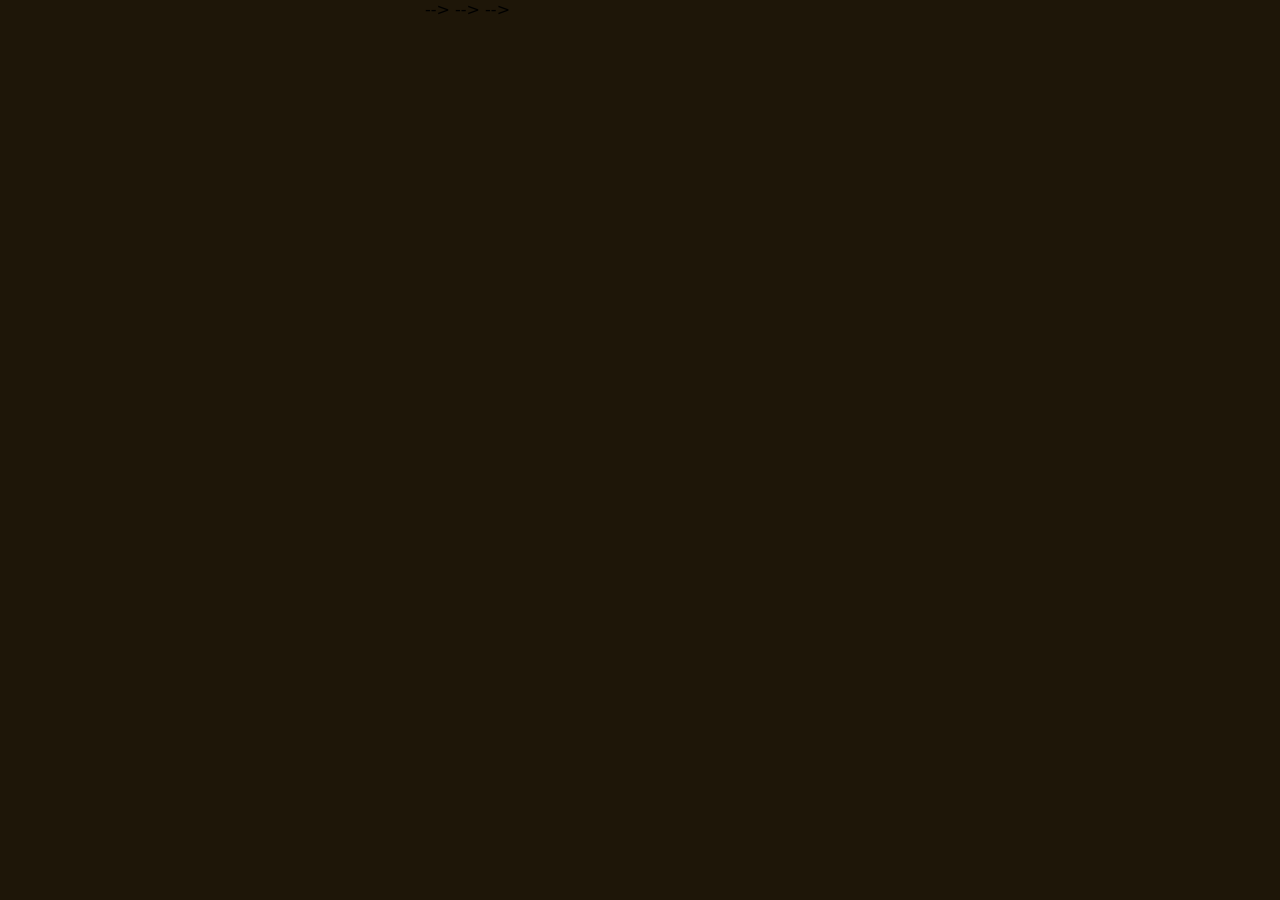
<file: docs/base_ui_sample.html>
<!DOCTYPE html>
<html lang="ja">
<head>
<meta charset="UTF-8">
<meta name="viewport" content="width=device-width, initial-scale=1.0, maximum-scale=1.0, user-scalable=no">
<title>Base UI</title>
<style>
/* ══════════════════════════════════
   Reset & Root
══════════════════════════════════ */
*, *::before, *::after { box-sizing: border-box; margin: 0; padding: 0; }
:root {
  --bg:         #1e1608;
  --bg-warm:    #f5ead0;
  --panel:      #2c1f0e;
  --panel2:     #3a2a14;
  --panel3:     #4a3820;
  --border:     #6a4e28;
  --border2:    #4a3820;
  --text:       #f0d890;
  --text-dark:  #2a1a06;
  --text-sub:   #a08858;
  --text-dim:   #6a5030;
  --parch:      #c8a96e;
  --parch-dk:   #8a6535;
  --paper:      #f0e0b0;
  --paper2:     #e8d090;
  --gold:       #f8c030;
  --gold-dim:   #c89020;
  --hp-red:     #f03868;
  --hp-dark:    #7a1830;
  --mp-blue:    #38a8f8;
  --mp-dark:    #183878;
  --green:      #50d870;
  --red:        #e85858;
  --yellow:     #f8d040;
  --teal:       #40d0b8;
}
html, body {
  height: 100%;
  background: var(--bg);
  overflow: hidden;
  font-family: 'Hiragino Kaku Gothic ProN','Noto Sans JP',system-ui,sans-serif;
  touch-action: manipulation;
  -webkit-tap-highlight-color: transparent;
}

/* ══════════════════════════════════
   App / Screen Stack
══════════════════════════════════ */
#app {
  width: 100%; max-width: 430px;
  height: 100dvh; margin: 0 auto;
  position: relative; overflow: hidden;
}
.screen {
  position: absolute; inset: 0;
  display: flex; flex-direction: column;
  transition: transform 0.32s cubic-bezier(.4,0,.2,1), opacity 0.28s;
  will-change: transform;
}
.screen.hidden-right { transform: translateX(100%); }
.screen.hidden-left  { transform: translateX(-28%); opacity: 0.35; }

/* ══════════════════════════════════
   共通ヘッダー (HUD)
══════════════════════════════════ */
.hud {
  flex: 0 0 auto;
  background: var(--panel);
  border-bottom: 2px solid var(--border);
  position: relative; z-index: 20;
}
.hud-main {
  display: flex; align-items: center;
  gap: 6px; padding: 5px 8px;
}
.hud-char-icon {
  width: 28px; height: 28px; border-radius: 50%;
  background: var(--panel2); border: 2px solid var(--border);
  display: flex; align-items: center; justify-content: center;
  font-size: 15px; cursor: pointer; flex: 0 0 auto;
}
.hud-hp-mini { flex: 1; display: flex; flex-direction: column; gap: 2px; }
.hud-bar-row { display: flex; align-items: center; gap: 4px; }
.hud-bar-label { font-size: 9px; color: var(--text-sub); width: 14px; }
.hud-bar-track {
  flex: 1; height: 5px;
  background: var(--panel3); border: 1px solid var(--border2);
  border-radius: 3px; overflow: hidden;
}
.hud-bar-fill { height: 100%; border-radius: 3px; transition: width .4s; }
.fill-hp { background: linear-gradient(90deg,#c02848,#f03868); }
.fill-mp { background: linear-gradient(90deg,#1868c8,#38a8f8); }
.hud-stats { display: flex; gap: 4px; }
.hud-stat {
  background: var(--panel2); border: 1px solid var(--border);
  border-radius: 12px; padding: 2px 7px;
  display: flex; align-items: center; gap: 3px;
  font-size: 11px; font-weight: bold;
}
.hud-stat.gold { color: var(--gold); }
.hud-stat.day  { color: var(--text); letter-spacing: 1px; }
.hud-btns { display: flex; gap: 4px; }
.hud-icon-btn {
  width: 28px; height: 28px;
  background: var(--panel2); border: 1px solid var(--border);
  border-radius: 6px;
  display: flex; align-items: center; justify-content: center;
  font-size: 13px; cursor: pointer; color: var(--text);
  transition: background .12s;
}
.hud-icon-btn:active { background: var(--panel3); }

/* パーティパネル */
.party-panel {
  overflow: hidden; max-height: 0;
  transition: max-height .3s cubic-bezier(.4,0,.2,1);
}
.party-panel.open {
  max-height: 200px;
  border-top: 1px solid var(--border);
}
.party-grid {
  display: grid; grid-template-columns: 1fr 1fr;
  gap: 6px; padding: 8px;
}
.party-member {
  display: flex; align-items: center; gap: 6px;
  background: var(--panel2); border: 1px solid var(--border2);
  border-radius: 6px; padding: 5px 7px;
}
.party-icon { font-size: 18px; width: 24px; text-align: center; }
.party-bars { flex: 1; min-width: 0; }
.party-name { font-size: 9px; color: var(--text); margin-bottom: 3px; font-weight: bold; }
.party-bar-row { display: flex; align-items: center; gap: 3px; margin-bottom: 2px; }
.party-bar-label { font-size: 8px; color: var(--text-sub); width: 14px; }
.party-bar-track { flex: 1; height: 4px; background: #1a1008; border-radius: 2px; overflow: hidden; }
.party-bar-fill  { height: 100%; border-radius: 2px; transition: width .4s; }
.party-bar-val   { font-size: 8px; color: var(--text-sub); width: 26px; text-align: right; }
.party-status    { font-size: 8px; margin-top: 1px; }

/* ══════════════════════════════════
   拠点メイン画面
══════════════════════════════════ */
#screen-base { background: var(--bg); }

/* 拠点背景エリア */
#base-stage {
  flex: 1 1 auto;
  position: relative; overflow: hidden;
  /* 城壁・石畳風グラデーション */
  background:
    linear-gradient(180deg,
      #2a1e0e 0%,
      #3a2a12 30%,
      #4a3818 55%,
      #3a2a12 75%,
      #2a1e0e 100%);
  display: flex; flex-direction: column;
  align-items: center;
}

/* 装飾：石畳タイルパターン */
#base-stage::before {
  content: '';
  position: absolute; inset: 0;
  background-image:
    repeating-linear-gradient(0deg,   transparent, transparent 31px, rgba(0,0,0,0.18) 31px, rgba(0,0,0,0.18) 32px),
    repeating-linear-gradient(90deg,  transparent, transparent 47px, rgba(0,0,0,0.12) 47px, rgba(0,0,0,0.12) 48px);
  pointer-events: none;
}
/* 装飾：横長の光 */
#base-stage::after {
  content: '';
  position: absolute; inset: 0;
  background:
    radial-gradient(ellipse 90% 40% at 50% 42%, rgba(248,192,48,0.07) 0%, transparent 70%),
    radial-gradient(ellipse 60% 30% at 50% 100%, rgba(0,0,0,0.5) 0%, transparent 70%);
  pointer-events: none;
}

/* 拠点名バナー */
#base-banner {
  position: relative; z-index: 2;
  text-align: center;
  padding: 16px 0 10px;
}
#base-banner-title {
  font-size: 20px; font-weight: bold;
  color: var(--gold);
  letter-spacing: 6px;
  text-shadow: 0 0 20px rgba(248,192,48,0.4), 0 2px 4px rgba(0,0,0,0.8);
  font-family: 'Hiragino Mincho ProN', 'Yu Mincho', serif;
}
#base-banner-sub {
  font-size: 10px; color: var(--parch);
  letter-spacing: 3px; margin-top: 3px;
  opacity: 0.7;
}

/* 通知バー */
#base-notice {
  position: relative; z-index: 2;
  width: calc(100% - 24px);
  background: rgba(42,30,14,0.85);
  border: 1px solid var(--border);
  border-radius: 6px;
  padding: 6px 12px;
  margin-bottom: 12px;
  display: flex; align-items: center; gap: 8px;
  backdrop-filter: blur(4px);
}
#base-notice-icon { font-size: 14px; }
#base-notice-text { font-size: 11px; color: var(--text-sub); line-height: 1.4; }
#base-notice-text strong { color: var(--yellow); }

/* メニューグリッド */
#base-grid {
  position: relative; z-index: 2;
  width: 100%;
  display: grid;
  grid-template-columns: repeat(3, 1fr);
  gap: 10px;
  padding: 0 14px;
  flex: 0 0 auto;
}

/* 各拠点ボタン */
.base-btn {
  position: relative;
  background: linear-gradient(160deg, var(--panel2) 0%, var(--panel) 100%);
  border: 1px solid var(--border);
  border-radius: 10px;
  padding: 14px 8px 10px;
  display: flex; flex-direction: column;
  align-items: center; gap: 6px;
  cursor: pointer;
  transition: transform .15s cubic-bezier(.34,1.4,.64,1), border-color .15s, box-shadow .15s;
  overflow: hidden;
  min-height: 88px;
}
.base-btn::before {
  content: '';
  position: absolute; top: 0; left: 0; right: 0; height: 1px;
  background: linear-gradient(90deg, transparent, rgba(248,192,48,0.3), transparent);
}
.base-btn:active {
  transform: scale(0.94);
  border-color: var(--gold-dim);
  box-shadow: 0 0 12px rgba(248,192,48,0.2);
}
.base-btn.highlight {
  border-color: var(--gold-dim);
  box-shadow: 0 0 10px rgba(248,192,48,0.15);
}
.base-btn.danger { border-color: #8a3020; }
.base-btn.danger:active { box-shadow: 0 0 12px rgba(232,88,88,0.25); }

.base-btn-icon { font-size: 30px; line-height: 1; }
.base-btn-label {
  font-size: 11px; font-weight: bold;
  color: var(--text); letter-spacing: 1px;
  text-align: center; line-height: 1.2;
}
.base-btn-sub {
  font-size: 9px; color: var(--text-dim);
  text-align: center; line-height: 1.3;
}

/* バッジ */
.base-btn-badge {
  position: absolute; top: 6px; right: 7px;
  background: var(--hp-red); color: #fff;
  font-size: 8px; font-weight: bold;
  padding: 1px 5px; border-radius: 10px;
  min-width: 16px; text-align: center;
}
.base-btn-badge.new { background: var(--teal); color: #0a2a26; }
.base-btn-badge.gold-badge { background: var(--gold-dim); color: #1a0c00; }

/* 探索ボタン（大・横幅フル） */
#btn-explore {
  grid-column: 1 / -1;
  flex-direction: row;
  padding: 14px 20px;
  background: linear-gradient(135deg, #3a1a04, #6a3010, #3a1a04);
  border-color: #c86020;
  min-height: auto; gap: 14px;
  box-shadow: 0 2px 12px rgba(200,96,32,0.3);
}
#btn-explore::before {
  background: linear-gradient(90deg, transparent, rgba(248,160,32,0.4), transparent);
}
#btn-explore:active {
  border-color: var(--gold);
  box-shadow: 0 0 20px rgba(248,160,32,0.4);
}
#btn-explore .base-btn-icon { font-size: 32px; }
#btn-explore .base-btn-label { font-size: 16px; letter-spacing: 3px; color: var(--gold); }
#btn-explore .base-btn-sub { font-size: 10px; color: #c88050; text-align: left; }

/* ステータス帯 */
#base-footer {
  position: relative; z-index: 2;
  width: calc(100% - 24px);
  margin-top: 12px;
  display: flex; gap: 6px;
}
.base-footer-stat {
  flex: 1;
  background: rgba(42,30,14,0.8);
  border: 1px solid var(--border2);
  border-radius: 6px;
  padding: 6px 8px;
  display: flex; flex-direction: column; gap: 3px;
  backdrop-filter: blur(4px);
}
.base-footer-label { font-size: 8px; color: var(--text-dim); letter-spacing: 1px; text-transform: uppercase; }
.base-footer-val   { font-size: 13px; font-weight: bold; color: var(--text); }
.base-footer-val.gold  { color: var(--gold); }
.base-footer-val.green { color: var(--green); }
.base-footer-val.red   { color: var(--red); }

/* ══════════════════════════════════
   サブ画面共通
══════════════════════════════════ */
.sub-screen { background: var(--bg); z-index: 10; }

.sub-header {
  flex: 0 0 auto;
  background: var(--panel);
  border-bottom: 2px solid var(--border);
  padding: 8px 12px;
  display: flex; align-items: center; gap: 10px;
}
.sub-back-btn {
  width: 32px; height: 32px;
  background: var(--panel2); border: 1px solid var(--border);
  border-radius: 6px;
  display: flex; align-items: center; justify-content: center;
  font-size: 16px; cursor: pointer; color: var(--text);
  transition: background .12s; flex: 0 0 auto;
}
.sub-back-btn:active { background: var(--panel3); }
.sub-header-title { font-size: 14px; font-weight: bold; color: var(--text); letter-spacing: 2px; flex: 1; }
.sub-header-icon  { font-size: 20px; flex: 0 0 auto; }

.sub-body {
  flex: 1 1 auto; overflow-y: auto;
  padding: 14px;
  display: flex; flex-direction: column; gap: 12px;
}
.sub-body::-webkit-scrollbar { width: 3px; }
.sub-body::-webkit-scrollbar-thumb { background: var(--border); border-radius: 3px; }

/* セクションタイトル */
.section-title {
  font-size: 9px; color: var(--parch-dk);
  letter-spacing: 2.5px; text-transform: uppercase;
  padding-bottom: 6px;
  border-bottom: 1px solid var(--border2);
  display: flex; align-items: center; gap: 6px;
}
.section-title::before { content: '◆'; font-size: 7px; }

/* 汎用カード */
.info-card {
  background: var(--panel2); border: 1px solid var(--border2);
  border-radius: 8px; padding: 12px 14px;
}
.info-row {
  display: flex; justify-content: space-between; align-items: center;
  padding: 6px 0;
  border-bottom: 1px solid rgba(106,78,40,0.3);
  font-size: 12px;
}
.info-row:last-child { border-bottom: none; }
.info-row-label { color: var(--text-sub); }
.info-row-val   { color: var(--text); font-weight: bold; }
.info-row-val.gold   { color: var(--gold); }
.info-row-val.green  { color: var(--green); }
.info-row-val.red    { color: var(--red); }

/* アクションボタン */
.action-btn-full {
  width: 100%; padding: 12px;
  border-radius: 8px; border: none;
  font-size: 13px; font-weight: bold; letter-spacing: 1.5px;
  cursor: pointer;
  transition: filter .12s, transform .1s;
}
.action-btn-full:active { filter: brightness(.88); transform: scale(.98); }
.btn-gold    { background: linear-gradient(135deg,#c8860a,#f0a820); color: #1a0c00; box-shadow: 0 2px 8px rgba(200,134,10,.3); }
.btn-sub     { background: var(--panel2); border: 1px solid var(--border) !important; color: var(--text-sub); }
.btn-danger  { background: #3a1010; border: 1px solid #7a2020 !important; color: var(--red); }
.btn-teal    { background: linear-gradient(135deg,#0a5048,#10a080); color: #e0fff8; box-shadow: 0 2px 8px rgba(16,160,128,.25); }

/* ══════════════════════════════════
   待機所
══════════════════════════════════ */
#screen-inn .member-rest-card {
  background: var(--panel2); border: 1px solid var(--border2);
  border-radius: 8px; padding: 10px 12px;
  display: flex; align-items: center; gap: 10px;
}
.rest-avatar {
  width: 44px; height: 44px; border-radius: 50%;
  background: var(--panel3); border: 2px solid var(--border);
  display: flex; align-items: center; justify-content: center;
  font-size: 24px; flex: 0 0 auto;
}
.rest-member-info { flex: 1; min-width: 0; }
.rest-member-name { font-size: 13px; font-weight: bold; color: var(--text); margin-bottom: 5px; }
.rest-bar-row { display: flex; align-items: center; gap: 6px; margin-bottom: 3px; }
.rest-bar-label { font-size: 9px; color: var(--text-sub); width: 18px; }
.rest-bar-track { flex: 1; height: 6px; background: var(--panel3); border-radius: 3px; overflow: hidden; border: 1px solid var(--border2); }
.rest-bar-fill  { height: 100%; border-radius: 3px; transition: width .5s; }
.rest-bar-val   { font-size: 9px; color: var(--text-sub); width: 52px; text-align: right; font-variant-numeric: tabular-nums; }
.rest-status-badge {
  flex: 0 0 auto;
  font-size: 9px; padding: 3px 8px; border-radius: 10px; font-weight: bold;
}
.rs-good   { background: #103a10; color: var(--green); border: 1px solid #308030; }
.rs-warn   { background: #3a3010; color: var(--yellow); border: 1px solid #807030; }
.rs-bad    { background: #3a1010; color: var(--red); border: 1px solid #7a3030; }

.rest-cost-box {
  background: rgba(42,30,14,0.6);
  border: 1px solid var(--border2);
  border-radius: 8px; padding: 10px 14px;
  display: flex; align-items: center; justify-content: space-between;
}
.rest-cost-label { font-size: 11px; color: var(--text-sub); }
.rest-cost-val   { font-size: 16px; font-weight: bold; color: var(--gold); }

/* ══════════════════════════════════
   倉庫
══════════════════════════════════ */
#screen-storage .storage-tabs {
  display: flex; gap: 4px;
}
.storage-tab {
  flex: 1; padding: 7px; text-align: center;
  font-size: 10px; font-weight: bold; letter-spacing: .5px;
  background: var(--panel2); border: 1px solid var(--border2);
  border-radius: 6px; cursor: pointer; color: var(--text-sub);
  transition: background .12s;
}
.storage-tab.active { background: var(--gold-dim); border-color: var(--gold); color: #1a0c00; }

.storage-grid {
  display: grid; grid-template-columns: 1fr 1fr; gap: 8px;
}
.storage-item {
  background: var(--panel2); border: 1px solid var(--border2);
  border-radius: 8px; padding: 9px 10px;
  display: flex; align-items: center; gap: 8px;
  cursor: pointer; position: relative;
  transition: border-color .12s, background .12s;
}
.storage-item:active { background: var(--panel3); }
.storage-item-icon {
  width: 36px; height: 36px; border-radius: 6px;
  background: var(--panel3); border: 1px solid var(--border2);
  display: flex; align-items: center; justify-content: center; font-size: 20px;
  flex: 0 0 auto;
}
.storage-item-name { font-size: 11px; font-weight: bold; color: var(--text); }
.storage-item-sub  { font-size: 9px; color: var(--text-dim); margin-top: 2px; }
.storage-item-qty  { position: absolute; top: 5px; right: 7px; font-size: 9px; color: var(--text-sub); font-weight: bold; }
.storage-capacity  {
  display: flex; align-items: center; justify-content: space-between;
  font-size: 10px; color: var(--text-sub);
  background: var(--panel2); border: 1px solid var(--border2);
  border-radius: 6px; padding: 7px 12px;
}
.storage-capacity-bar {
  width: 120px; height: 5px;
  background: var(--panel3); border-radius: 3px; overflow: hidden;
}
.storage-capacity-fill { height: 100%; background: linear-gradient(90deg,var(--teal),#20d8b0); border-radius: 3px; }

/* ══════════════════════════════════
   転職
══════════════════════════════════ */
.job-member-select {
  display: flex; gap: 6px;
}
.job-member-btn {
  flex: 1; padding: 8px 4px;
  background: var(--panel2); border: 1px solid var(--border2);
  border-radius: 8px;
  display: flex; flex-direction: column; align-items: center; gap: 3px;
  cursor: pointer; transition: border-color .12s;
  font-size: 20px;
}
.job-member-btn.active { border-color: var(--gold); }
.job-member-btn-name { font-size: 8px; color: var(--text-sub); }
.job-member-btn-cls  { font-size: 8px; color: var(--text-dim); }

.job-grid {
  display: grid; grid-template-columns: 1fr 1fr; gap: 8px;
}
.job-card {
  background: var(--panel2); border: 1px solid var(--border2);
  border-radius: 8px; padding: 10px 12px;
  cursor: pointer; transition: border-color .12s, background .12s;
  position: relative; overflow: hidden;
}
.job-card:active { background: var(--panel3); }
.job-card.current { border-color: var(--gold-dim); }
.job-card.current::after {
  content: '現在'; position: absolute; top: 6px; right: 6px;
  background: var(--gold-dim); color: #1a0c00;
  font-size: 7px; font-weight: bold; padding: 1px 5px; border-radius: 3px;
}
.job-card.locked { opacity: 0.4; cursor: not-allowed; pointer-events: none; }
.job-card-icon { font-size: 24px; margin-bottom: 5px; }
.job-card-name { font-size: 12px; font-weight: bold; color: var(--text); margin-bottom: 2px; }
.job-card-sub  { font-size: 9px; color: var(--text-dim); line-height: 1.4; }
.job-card-tags { display: flex; flex-wrap: wrap; gap: 3px; margin-top: 6px; }
.job-tag {
  font-size: 7px; padding: 1px 5px; border-radius: 10px;
  background: var(--panel3); border: 1px solid var(--border2); color: var(--text-sub);
}
.job-cost {
  font-size: 9px; color: var(--gold); margin-top: 5px; font-weight: bold;
}
.job-req {
  font-size: 8px; color: var(--text-dim); margin-top: 2px;
}

/* ══════════════════════════════════
   ショップ
══════════════════════════════════ */
.shop-category-bar {
  display: flex; gap: 4px; overflow-x: auto;
}
.shop-category-bar::-webkit-scrollbar { display: none; }
.shop-cat-btn {
  flex: 0 0 auto; padding: 5px 12px;
  background: var(--panel2); border: 1px solid var(--border2);
  border-radius: 20px; font-size: 10px; font-weight: bold;
  color: var(--text-sub); cursor: pointer; white-space: nowrap;
  transition: background .12s;
}
.shop-cat-btn.active { background: var(--gold-dim); border-color: var(--gold); color: #1a0c00; }

.shop-item-list { display: flex; flex-direction: column; gap: 6px; }
.shop-item {
  background: var(--panel2); border: 1px solid var(--border2);
  border-radius: 8px; padding: 10px 12px;
  display: flex; align-items: center; gap: 10px;
  transition: background .12s;
}
.shop-item-icon {
  width: 40px; height: 40px; border-radius: 7px;
  background: var(--panel3); border: 1px solid var(--border2);
  display: flex; align-items: center; justify-content: center; font-size: 22px;
  flex: 0 0 auto;
}
.shop-item-info { flex: 1; min-width: 0; }
.shop-item-name { font-size: 12px; font-weight: bold; color: var(--text); margin-bottom: 2px; }
.shop-item-desc { font-size: 9px; color: var(--text-dim); line-height: 1.4; }
.shop-item-rarity-elite  { color: #e8c030; }
.shop-item-rarity-rare   { color: #6090e0; }
.shop-item-price {
  display: flex; flex-direction: column; align-items: flex-end; gap: 4px; flex: 0 0 auto;
}
.shop-item-cost { font-size: 13px; font-weight: bold; color: var(--gold); white-space: nowrap; }
.shop-buy-btn {
  padding: 4px 12px; border-radius: 6px;
  background: var(--gold-dim); border: none;
  font-size: 10px; font-weight: bold; color: #1a0c00;
  cursor: pointer; letter-spacing: .5px;
  transition: filter .12s;
}
.shop-buy-btn:active { filter: brightness(.85); }
.shop-buy-btn.disabled { background: var(--panel3); color: var(--text-dim); cursor: not-allowed; pointer-events: none; }

/* ══════════════════════════════════
   依頼板
══════════════════════════════════ */
.board-tabs { display: flex; gap: 4px; }
.board-tab {
  flex: 1; padding: 7px; text-align: center;
  font-size: 10px; font-weight: bold; letter-spacing: .5px;
  background: var(--panel2); border: 1px solid var(--border2);
  border-radius: 6px; cursor: pointer; color: var(--text-sub);
  transition: background .12s;
}
.board-tab.active { background: var(--gold-dim); border-color: var(--gold); color: #1a0c00; }

.quest-card {
  background: var(--panel2); border: 1px solid var(--border2);
  border-radius: 8px; padding: 11px 13px;
  cursor: pointer; transition: border-color .12s;
}
.quest-card:active { background: var(--panel3); }
.quest-card.urgent { border-left: 3px solid var(--red); }
.quest-card.accepted { border-left: 3px solid var(--teal); }
.quest-header { display: flex; align-items: flex-start; gap: 8px; margin-bottom: 6px; }
.quest-icon   { font-size: 22px; flex: 0 0 auto; margin-top: 1px; }
.quest-title-wrap { flex: 1; }
.quest-title  { font-size: 13px; font-weight: bold; color: var(--text); line-height: 1.3; }
.quest-client { font-size: 9px; color: var(--text-dim); margin-top: 2px; }
.quest-badge  {
  flex: 0 0 auto; font-size: 8px; font-weight: bold;
  padding: 2px 7px; border-radius: 10px; letter-spacing: .5px;
}
.qb-urgent   { background: #3a1010; color: var(--red);   border: 1px solid #7a2020; }
.qb-normal   { background: var(--panel3); color: var(--text-sub); border: 1px solid var(--border2); }
.qb-accepted { background: #0a2a28; color: var(--teal);  border: 1px solid #207060; }
.qb-done     { background: #103a10; color: var(--green); border: 1px solid #308030; }
.quest-desc  { font-size: 11px; color: var(--text-sub); line-height: 1.6; margin-bottom: 8px; }
.quest-footer { display: flex; align-items: center; gap: 8px; }
.quest-rewards { display: flex; gap: 5px; flex-wrap: wrap; flex: 1; }
.quest-reward-chip {
  font-size: 10px; color: var(--text);
  background: var(--panel3); border: 1px solid var(--border2);
  border-radius: 10px; padding: 2px 8px;
}
.quest-deadline { font-size: 9px; color: var(--text-dim); white-space: nowrap; }
.quest-accept-btn {
  width: 100%; padding: 10px; border-radius: 7px; border: none;
  font-size: 12px; font-weight: bold; letter-spacing: 1px;
  cursor: pointer; margin-top: 8px;
  background: linear-gradient(135deg,#0a5048,#10a080); color: #e0fff8;
  transition: filter .12s;
}
.quest-accept-btn:active { filter: brightness(.85); }

/* ══════════════════════════════════
   拠点メニューモーダル
══════════════════════════════════ */
#base-menu-overlay {
  position: absolute; inset: 0;
  background: rgba(0,0,0,0);
  pointer-events: none;
  transition: background .25s;
  z-index: 200;
  display: flex; align-items: flex-end; justify-content: center;
}
#base-menu-overlay.open {
  background: rgba(0,0,0,.82);
  pointer-events: all;
}
#base-menu-panel {
  width: 100%; height: 78dvh;
  background: var(--panel);
  border-top: 2px solid var(--border);
  border-radius: 18px 18px 0 0;
  display: flex; flex-direction: column;
  transform: translateY(100%);
  transition: transform .32s cubic-bezier(.32,.72,0,1);
  overflow: hidden;
}
#base-menu-overlay.open #base-menu-panel { transform: translateY(0); }
.bm-handle { width: 38px; height: 4px; background: var(--border); border-radius: 2px; margin: 8px auto 0; }

#base-menu-nav {
  flex: 0 0 auto;
  background: var(--panel2);
  border-bottom: 1px solid var(--border);
  padding: 0 4px;
  display: flex; align-items: stretch; overflow-x: auto; gap: 0;
}
#base-menu-nav::-webkit-scrollbar { display: none; }
.bm-nav-tab {
  flex: 0 0 auto; padding: 10px 10px 8px;
  display: flex; flex-direction: column; align-items: center; gap: 3px;
  cursor: pointer; min-width: 54px;
  border-bottom: 3px solid transparent;
  transition: border-color .15s, opacity .15s; opacity: .55;
}
.bm-nav-tab.active { border-bottom-color: var(--gold); opacity: 1; }
.bm-nav-tab .nav-icon  { font-size: 18px; line-height: 1; }
.bm-nav-tab .nav-label { font-size: 8px; color: var(--text); letter-spacing: .5px; white-space: nowrap; }

.bm-content { flex: 1 1 auto; overflow-y: auto; display: none; }
.bm-content.active { display: flex; flex-direction: column; }
.bm-content::-webkit-scrollbar { width: 3px; }
.bm-content::-webkit-scrollbar-thumb { background: var(--border); border-radius: 3px; }

/* メニューホーム */
#bm-home { padding: 12px; gap: 6px; }
.bm-list-item {
  display: flex; align-items: center; gap: 12px;
  padding: 11px 14px; border-radius: 8px;
  cursor: pointer; transition: background .12s;
  background: var(--panel2); border: 1px solid var(--border2);
}
.bm-list-item:active { background: var(--panel3); }
.bm-list-icon {
  width: 36px; height: 36px;
  background: var(--panel3); border: 1px solid var(--border2);
  border-radius: 8px; display: flex; align-items: center; justify-content: center;
  font-size: 18px; flex: 0 0 auto;
}
.bm-list-text { flex: 1; }
.bm-list-label { font-size: 14px; color: var(--text); font-weight: bold; letter-spacing: .5px; }
.bm-list-sub   { font-size: 10px; color: var(--text-dim); margin-top: 2px; }
.bm-list-arrow { color: var(--border); font-size: 13px; }
.bm-divider    { height: 1px; background: var(--border2); margin: 4px 0; }
.bm-danger .bm-list-label { color: var(--red); }

/* パーティ（メニュー内） */
#bm-party { display: flex; flex-direction: column; }
.bm-member-tabs {
  flex: 0 0 auto; display: flex;
  border-bottom: 1px solid var(--border);
  background: var(--panel2);
}
.bm-member-tab {
  flex: 1; padding: 8px 4px 6px;
  display: flex; flex-direction: column; align-items: center; gap: 2px;
  cursor: pointer; border-bottom: 3px solid transparent;
  transition: border-color .15s, opacity .15s; opacity: .5;
}
.bm-member-tab.active { border-bottom-color: var(--gold); opacity: 1; }
.bm-member-tab-icon { font-size: 20px; line-height: 1; }
.bm-member-tab-name { font-size: 8px; color: var(--text); white-space: nowrap; }
.bm-member-tab-hp   { font-size: 7px; color: var(--text-sub); }

.bm-sub-tabs {
  flex: 0 0 auto; display: flex;
  border-bottom: 1px solid var(--border); padding: 0 8px;
}
.bm-sub-tab {
  flex: 1; padding: 7px 0 5px; font-size: 10px; color: var(--text-sub);
  text-align: center; cursor: pointer; letter-spacing: 1px;
  border-bottom: 2px solid transparent; transition: color .15s, border-color .15s;
}
.bm-sub-tab.active { color: var(--gold); border-bottom-color: var(--gold); }

.bm-sub-content { flex: 1; overflow-y: auto; }
.bm-sub-content::-webkit-scrollbar { width: 3px; }
.bm-sub-content::-webkit-scrollbar-thumb { background: var(--border); border-radius: 3px; }

/* ステータス */
.status-panel  { padding: 12px; display: flex; flex-direction: column; gap: 10px; }
.status-header { display: flex; align-items: center; gap: 12px; background: var(--panel2); border: 1px solid var(--border2); border-radius: 8px; padding: 12px; }
.status-avatar { width: 52px; height: 52px; border-radius: 50%; background: var(--panel3); border: 2px solid var(--border); display: flex; align-items: center; justify-content: center; font-size: 28px; flex: 0 0 auto; }
.status-name  { font-size: 16px; font-weight: bold; color: var(--text); letter-spacing: 1px; }
.status-class { font-size: 10px; color: var(--text-sub); margin-top: 2px; }
.status-lv    { font-size: 11px; color: var(--gold); margin-top: 3px; font-weight: bold; }
.status-cond  { font-size: 10px; margin-top: 3px; }
.status-bars-box { background: var(--panel2); border: 1px solid var(--border2); border-radius: 8px; padding: 10px 12px; display: flex; flex-direction: column; gap: 7px; }
.status-bar-row { display: flex; align-items: center; gap: 8px; }
.status-bar-label { font-size: 10px; color: var(--text-sub); width: 22px; }
.status-bar-track { flex: 1; height: 8px; background: var(--panel3); border: 1px solid var(--border2); border-radius: 4px; overflow: hidden; }
.status-bar-fill  { height: 100%; border-radius: 4px; transition: width .5s; }
.status-bar-val   { font-size: 10px; color: var(--text); width: 56px; text-align: right; font-variant-numeric: tabular-nums; }
.status-params    { display: grid; grid-template-columns: 1fr 1fr; gap: 6px; }
.status-param     { background: var(--panel2); border: 1px solid var(--border2); border-radius: 6px; padding: 7px 10px; display: flex; justify-content: space-between; align-items: center; }
.status-param-label { font-size: 10px; color: var(--text-sub); }
.status-param-val   { font-size: 13px; font-weight: bold; color: var(--text); }

/* 装備 */
.equip-panel { padding: 12px; display: flex; flex-direction: column; gap: 8px; }
.equip-slot  { background: var(--panel2); border: 1px solid var(--border2); border-radius: 8px; padding: 10px 12px; display: flex; align-items: center; gap: 10px; cursor: pointer; transition: border-color .15s; }
.equip-slot:active { background: var(--panel3); }
.equip-slot-label { font-size: 9px; color: var(--text-dim); width: 40px; flex: 0 0 auto; letter-spacing: .5px; }
.equip-slot-icon  { width: 36px; height: 36px; border-radius: 6px; background: var(--panel3); border: 1px solid var(--border2); display: flex; align-items: center; justify-content: center; font-size: 20px; flex: 0 0 auto; }
.equip-slot-info  { flex: 1; min-width: 0; }
.equip-slot-name  { font-size: 12px; font-weight: bold; color: var(--text); }
.equip-slot-name.rarity-elite { color: #e8c030; }
.equip-slot-name.rarity-rare  { color: #6090e0; }
.equip-slot-stats { font-size: 9px; color: var(--text-sub); margin-top: 2px; }
.equip-slot-empty { font-size: 11px; color: var(--text-dim); font-style: italic; }
.equip-slot-arrow { color: var(--text-dim); font-size: 11px; }

/* スキル */
.skill-panel { padding: 12px; display: flex; flex-direction: column; gap: 8px; }
.skill-card  { background: var(--panel2); border: 1px solid var(--border2); border-radius: 8px; padding: 10px 12px; display: flex; align-items: flex-start; gap: 10px; }
.skill-icon  { width: 40px; height: 40px; border-radius: 8px; background: var(--panel3); border: 1px solid var(--border2); display: flex; align-items: center; justify-content: center; font-size: 22px; flex: 0 0 auto; }
.skill-info  { flex: 1; }
.skill-name  { font-size: 12px; font-weight: bold; color: var(--text); margin-bottom: 3px; }
.skill-tags  { display: flex; gap: 4px; flex-wrap: wrap; margin-bottom: 4px; }
.skill-tag   { font-size: 8px; padding: 1px 6px; border-radius: 10px; font-weight: bold; }
.tag-atk     { background: #3a1010; color: #f07070; border: 1px solid #7a3030; }
.tag-mag     { background: #1a1040; color: #8080f0; border: 1px solid #4040a0; }
.tag-heal    { background: #103a10; color: #50d870; border: 1px solid #308030; }
.tag-buff    { background: #3a3010; color: #d8d050; border: 1px solid #807030; }
.tag-passive { background: #2a2a2a; color: #a0a0a0; border: 1px solid #606060; }
.skill-desc  { font-size: 10px; color: var(--text-sub); line-height: 1.5; }
.skill-cost  { font-size: 9px; color: #5080c0; margin-top: 4px; font-weight: bold; }
</style>
</head>
<body>
<div id="app">

<!-- ══ 拠点メイン ══ -->
<!-- <div id="screen-base" class="screen">-->
<!--   <!-- HUD（共通） -->-->
<!--   <div class="hud" id="base-hud">-->
<!--     <div class="hud-main">-->
<!--       <div class="hud-char-icon" onclick="toggleParty('base')">⚔️</div>-->
<!--       <div class="hud-hp-mini">-->
<!--         <div class="hud-bar-row">-->
<!--           <span class="hud-bar-label">HP</span>-->
<!--           <div class="hud-bar-track"><div class="hud-bar-fill fill-hp" style="width:81%"></div></div>-->
<!--         </div>-->
<!--         <div class="hud-bar-row">-->
<!--           <span class="hud-bar-label">MP</span>-->
<!--           <div class="hud-bar-track"><div class="hud-bar-fill fill-mp" style="width:58%"></div></div>-->
<!--         </div>-->
<!--       </div>-->
<!--       <div class="hud-stats">-->
<!--         <div class="hud-stat gold">🪙 136</div>-->
<!--         <div class="hud-stat day">D+4</div>-->
<!--       </div>-->
<!--       <div style="flex:1"></div>-->
<!--       <div class="hud-btns">-->
<!--         <div class="hud-icon-btn" onclick="toggleParty('base')">👥</div>-->
<!--         <div class="hud-icon-btn" onclick="openBaseMenu('bm-home')">☰</div>-->
<!--       </div>-->
<!--     </div>-->
<!--     <div class="party-panel" id="party-panel-base">-->
<!--       <div class="party-grid" id="party-grid-base"></div>-->
<!--     </div>-->
<!--   </div>-->
<!-- -->
<!--   <!-- 拠点ステージ -->-->
<!--   <div id="base-stage">-->
<!--     <div id="base-banner">-->
<!--       <div id="base-banner-title">ラグナ砦</div>-->
<!--       <div id="base-banner-sub">── RAGUNA FORTRESS ──</div>-->
<!--     </div>-->
<!-- -->
<!--     <div id="base-notice">-->
<!--       <span id="base-notice-icon">📋</span>-->
<!--       <div id="base-notice-text"><strong>新しい依頼</strong>が3件掲示されています。ガルドスは<strong>治療が必要</strong>です。</div>-->
<!--     </div>-->
<!-- -->
<!--     <div id="base-grid">-->
<!--       <div class="base-btn" onclick="goSub('inn')">-->
<!--         <span class="base-btn-icon">🏥</span>-->
<!--         <span class="base-btn-label">待機所</span>-->
<!--         <span class="base-btn-sub">HP/MP回復<br>状態異常治癒</span>-->
<!--         <span class="base-btn-badge rs-bad">要治療</span>-->
<!--       </div>-->
<!--       <div class="base-btn" onclick="goSub('storage')">-->
<!--         <span class="base-btn-icon">📦</span>-->
<!--         <span class="base-btn-label">倉庫</span>-->
<!--         <span class="base-btn-sub">アイテム預け入れ<br>引き出し</span>-->
<!--         <span class="base-btn-badge gold-badge">32/50</span>-->
<!--       </div>-->
<!--       <div class="base-btn" onclick="goSub('job')">-->
<!--         <span class="base-btn-icon">⚗️</span>-->
<!--         <span class="base-btn-label">転職</span>-->
<!--         <span class="base-btn-sub">クラスチェンジ<br>スキル引継ぎ</span>-->
<!--       </div>-->
<!--       <div class="base-btn" onclick="goSub('shop')">-->
<!--         <span class="base-btn-icon">🛒</span>-->
<!--         <span class="base-btn-label">ショップ</span>-->
<!--         <span class="base-btn-sub">武器・道具<br>購入・売却</span>-->
<!--         <span class="base-btn-badge new">NEW</span>-->
<!--       </div>-->
<!--       <div class="base-btn" onclick="goSub('board')">-->
<!--         <span class="base-btn-icon">📋</span>-->
<!--         <span class="base-btn-label">依頼板</span>-->
<!--         <span class="base-btn-sub">クエスト受諾<br>報告</span>-->
<!--         <span class="base-btn-badge">3</span>-->
<!--       </div>-->
<!--       <!-- 探索ボタン（全幅） -->-->
<!--       <div class="base-btn highlight" id="btn-explore" onclick="goSub('explore-confirm')">-->
<!--         <span class="base-btn-icon">🗺️</span>-->
<!--         <div>-->
<!--           <div class="base-btn-label">探索へ出発</div>-->
<!--           <div class="base-btn-sub">現在地：廃墟の回廊 B2F</div>-->
<!--         </div>-->
<!--       </div>-->
<!--     </div>-->
<!-- -->
<!--     <div id="base-footer">-->
<!--       <div class="base-footer-stat">-->
<!--         <span class="base-footer-label">所持金</span>-->
<!--         <span class="base-footer-val gold">🪙 136</span>-->
<!--       </div>-->
<!--       <div class="base-footer-stat">-->
<!--         <span class="base-footer-label">パーティ状態</span>-->
<!--         <span class="base-footer-val red">🔴 要治療</span>-->
<!--       </div>-->
<!--       <div class="base-footer-stat">-->
<!--         <span class="base-footer-label">進行日数</span>-->
<!--         <span class="base-footer-val">D + 4</span>-->
<!--       </div>-->
<!--     </div>-->
<!--   </div>-->
<!-- </div>-->

<!-- ══ 待機所 ══ -->
<div id="screen-inn" class="screen sub-screen hidden-right">
  <div class="sub-header">
    <div class="sub-back-btn" onclick="goBase()">←</div>
    <div class="sub-header-title">待機所</div>
    <div class="sub-header-icon">🏥</div>
  </div>
  <div class="sub-body">
    <div class="section-title">パーティ状態</div>
    <div id="inn-member-list" style="display:flex;flex-direction:column;gap:8px"></div>
    <div class="section-title">回復オプション</div>
    <div class="info-card">
      <div class="info-row"><span class="info-row-label">全員 HP完全回復</span><span class="info-row-val gold">🪙 60G</span></div>
      <div class="info-row"><span class="info-row-label">全員 MP完全回復</span><span class="info-row-val gold">🪙 40G</span></div>
      <div class="info-row"><span class="info-row-label">状態異常治癒（1人）</span><span class="info-row-val gold">🪙 80G</span></div>
      <div class="info-row"><span class="info-row-label">全員完全回復パック</span><span class="info-row-val gold">🪙 150G</span></div>
    </div>
    <div class="rest-cost-box">
      <span class="rest-cost-label">全員完全回復パック</span>
      <span class="rest-cost-val">🪙 150G</span>
    </div>
    <button class="action-btn-full btn-teal" onclick="doRest()">✨ 全員完全回復（150G）</button>
    <button class="action-btn-full btn-sub" style="margin-top:0">個別に選択する</button>
  </div>
</div>

<!-- ══ 倉庫 ══ -->
<div id="screen-storage" class="screen sub-screen hidden-right">
  <div class="sub-header">
    <div class="sub-back-btn" onclick="goBase()">←</div>
    <div class="sub-header-title">倉庫</div>
    <div class="sub-header-icon">📦</div>
  </div>
  <div class="sub-body">
    <div class="storage-capacity">
      <span style="font-size:11px;color:var(--text-sub)">倉庫容量</span>
      <div style="display:flex;align-items:center;gap:8px">
        <div class="storage-capacity-bar"><div class="storage-capacity-fill" style="width:64%"></div></div>
        <span style="font-size:11px;color:var(--text)">32 / 50</span>
      </div>
    </div>
    <div class="storage-tabs">
      <div class="storage-tab active" onclick="switchStorageTab(this,'all')">すべて</div>
      <div class="storage-tab" onclick="switchStorageTab(this,'consume')">消耗品</div>
      <div class="storage-tab" onclick="switchStorageTab(this,'weapon')">武器</div>
      <div class="storage-tab" onclick="switchStorageTab(this,'armor')">防具</div>
    </div>
    <div class="storage-grid" id="storage-grid"></div>
  </div>
</div>

<!-- ══ 転職 ══ -->
<div id="screen-job" class="screen sub-screen hidden-right">
  <div class="sub-header">
    <div class="sub-back-btn" onclick="goBase()">←</div>
    <div class="sub-header-title">転職</div>
    <div class="sub-header-icon">⚗️</div>
  </div>
  <div class="sub-body">
    <div class="section-title">メンバーを選択</div>
    <div class="job-member-select" id="job-member-select"></div>
    <div class="section-title">クラス一覧</div>
    <div class="info-card" style="padding:8px 12px;margin-bottom:-4px">
      <div style="font-size:10px;color:var(--text-sub);line-height:1.6">
        転職するとレベルが1に戻ります。習得スキルの一部は引き継がれます。<br>
        🔒 マークのクラスは条件未達成です。
      </div>
    </div>
    <div class="job-grid" id="job-grid"></div>
  </div>
</div>

<!-- ══ ショップ ══ -->
<div id="screen-shop" class="screen sub-screen hidden-right">
  <div class="sub-header">
    <div class="sub-back-btn" onclick="goBase()">←</div>
    <div class="sub-header-title">ショップ</div>
    <div class="sub-header-icon">🛒</div>
  </div>
  <div class="sub-body">
    <div class="info-card" style="padding:8px 12px">
      <div style="display:flex;justify-content:space-between;align-items:center">
        <span style="font-size:11px;color:var(--text-sub)">所持金</span>
        <span style="font-size:16px;font-weight:bold;color:var(--gold)">🪙 136G</span>
      </div>
    </div>
    <div class="shop-category-bar">
      <div class="shop-cat-btn active" onclick="switchShopCat(this,'all')">すべて</div>
      <div class="shop-cat-btn" onclick="switchShopCat(this,'consume')">消耗品</div>
      <div class="shop-cat-btn" onclick="switchShopCat(this,'weapon')">武器</div>
      <div class="shop-cat-btn" onclick="switchShopCat(this,'armor')">防具</div>
      <div class="shop-cat-btn" onclick="switchShopCat(this,'misc')">その他</div>
    </div>
    <div class="shop-item-list" id="shop-item-list"></div>
  </div>
</div>

<!-- ══ 依頼板 ══ -->
<div id="screen-board" class="screen sub-screen hidden-right">
  <div class="sub-header">
    <div class="sub-back-btn" onclick="goBase()">←</div>
    <div class="sub-header-title">依頼板</div>
    <div class="sub-header-icon">📋</div>
  </div>
  <div class="sub-body">
    <div class="board-tabs">
      <div class="board-tab active" onclick="switchBoardTab(this,'available')">受付中</div>
      <div class="board-tab" onclick="switchBoardTab(this,'accepted')">受諾中</div>
      <div class="board-tab" onclick="switchBoardTab(this,'done')">完了</div>
    </div>
    <div id="board-quest-list" style="display:flex;flex-direction:column;gap:8px"></div>
  </div>
</div>

<!-- ══ 探索確認 ══ -->
<div id="screen-explore-confirm" class="screen sub-screen hidden-right">
  <div class="sub-header">
    <div class="sub-back-btn" onclick="goBase()">←</div>
    <div class="sub-header-title">探索へ出発</div>
    <div class="sub-header-icon">🗺️</div>
  </div>
  <div class="sub-body">
    <div class="section-title">探索先</div>
    <div class="info-card">
      <div class="info-row"><span class="info-row-label">現在地</span><span class="info-row-val">廃墟の回廊 B2F</span></div>
      <div class="info-row"><span class="info-row-label">推奨レベル</span><span class="info-row-val">Lv.10〜14</span></div>
      <div class="info-row"><span class="info-row-label">危険度</span><span class="info-row-val red">★★★☆☆</span></div>
      <div class="info-row"><span class="info-row-label">到達フロア</span><span class="info-row-val">B2F / B6F</span></div>
    </div>
    <div class="section-title">パーティ状態確認</div>
    <div id="explore-party-check" style="display:flex;flex-direction:column;gap:6px"></div>
    <div class="info-card" style="padding:10px 14px">
      <div style="font-size:11px;color:var(--text-sub);line-height:1.7">
        ⚠️ <span style="color:var(--red);font-weight:bold">ガルドスが瀕死状態</span>です。出発前に待機所で治療することをお勧めします。
      </div>
    </div>
    <button class="action-btn-full btn-gold" style="margin-top:4px" onclick="alert('探索開始！')">🗺️ このまま出発する</button>
    <button class="action-btn-full btn-sub" onclick="goSub('inn')" style="margin-top:0">🏥 待機所で回復してから出発</button>
  </div>
</div>

<!-- ══ 拠点メニューモーダル ══ -->
<div id="base-menu-overlay" onclick="onBaseMenuBgClick(event)">
  <div id="base-menu-panel">
    <div class="bm-handle"></div>
    <div id="base-menu-nav">
      <div class="bm-nav-tab active" data-bm="bm-home"  onclick="switchBmTab(this)"><span class="nav-icon">🏠</span><span class="nav-label">メニュー</span></div>
      <div class="bm-nav-tab"        data-bm="bm-party" onclick="switchBmTab(this)"><span class="nav-icon">👥</span><span class="nav-label">パーティ</span></div>
      <div class="bm-nav-tab"        data-bm="bm-items" onclick="switchBmTab(this)"><span class="nav-icon">🎒</span><span class="nav-label">アイテム</span></div>
      <div class="bm-nav-tab"        data-bm="bm-save"  onclick="switchBmTab(this)"><span class="nav-icon">⚙️</span><span class="nav-label">設定</span></div>
    </div>

    <!-- ホーム -->
    <div id="bm-home" class="bm-content active">
      <div style="padding:12px;display:flex;flex-direction:column;gap:6px">
        <div class="bm-list-item" onclick="closeBaseMenu();goSub('inn')">
          <div class="bm-list-icon">🏥</div>
          <div class="bm-list-text"><div class="bm-list-label">待機所へ</div><div class="bm-list-sub">HP/MP回復・状態異常治癒</div></div>
          <span class="bm-list-arrow">▶</span>
        </div>
        <div class="bm-list-item" onclick="closeBaseMenu();goSub('shop')">
          <div class="bm-list-icon">🛒</div>
          <div class="bm-list-text"><div class="bm-list-label">ショップへ</div><div class="bm-list-sub">武器・道具の購入・売却</div></div>
          <span class="bm-list-arrow">▶</span>
        </div>
        <div class="bm-list-item" onclick="switchBmTabById('bm-party')">
          <div class="bm-list-icon">👥</div>
          <div class="bm-list-text"><div class="bm-list-label">パーティ情報</div><div class="bm-list-sub">ステータス・装備・スキル確認</div></div>
          <span class="bm-list-arrow">▶</span>
        </div>
        <div class="bm-list-item" onclick="switchBmTabById('bm-items')">
          <div class="bm-list-icon">🎒</div>
          <div class="bm-list-text"><div class="bm-list-label">所持アイテム</div><div class="bm-list-sub">アイテムの確認・使用</div></div>
          <span class="bm-list-arrow">▶</span>
        </div>
        <div class="bm-divider"></div>
        <div class="bm-list-item">
          <div class="bm-list-icon">💾</div>
          <div class="bm-list-text"><div class="bm-list-label">セーブ</div><div class="bm-list-sub">現在の状態を保存する</div></div>
          <span class="bm-list-arrow">▶</span>
        </div>
        <div class="bm-list-item" onclick="switchBmTabById('bm-save')">
          <div class="bm-list-icon">⚙️</div>
          <div class="bm-list-text"><div class="bm-list-label">設定</div><div class="bm-list-sub">音量・表示設定</div></div>
          <span class="bm-list-arrow">▶</span>
        </div>
        <div class="bm-list-item bm-danger">
          <div class="bm-list-icon">🏠</div>
          <div class="bm-list-text"><div class="bm-list-label">タイトルに戻る</div><div class="bm-list-sub">未保存の進行は失われます</div></div>
          <span class="bm-list-arrow">▶</span>
        </div>
      </div>
    </div>

    <!-- パーティ -->
    <div id="bm-party" class="bm-content">
      <div class="bm-member-tabs" id="bm-member-tabs">
        <div class="bm-member-tab active" data-mi="0" onclick="switchBmMember(this)"><span class="bm-member-tab-icon">⚔️</span><span class="bm-member-tab-name">エリザ</span><span class="bm-member-tab-hp">🟢 186</span></div>
        <div class="bm-member-tab" data-mi="1" onclick="switchBmMember(this)"><span class="bm-member-tab-icon">🧙</span><span class="bm-member-tab-name">マリウス</span><span class="bm-member-tab-hp">🟡 72</span></div>
        <div class="bm-member-tab" data-mi="2" onclick="switchBmMember(this)"><span class="bm-member-tab-icon">🏹</span><span class="bm-member-tab-name">シルフィア</span><span class="bm-member-tab-hp">🟢 120</span></div>
        <div class="bm-member-tab" data-mi="3" onclick="switchBmMember(this)"><span class="bm-member-tab-icon">🛡️</span><span class="bm-member-tab-name">ガルドス</span><span class="bm-member-tab-hp">🔴 48</span></div>
      </div>
      <div class="bm-sub-tabs" id="bm-sub-tabs">
        <div class="bm-sub-tab active" data-sub="status" onclick="switchBmSub(this)">ステータス</div>
        <div class="bm-sub-tab" data-sub="equip"  onclick="switchBmSub(this)">装備</div>
        <div class="bm-sub-tab" data-sub="skill"  onclick="switchBmSub(this)">スキル</div>
      </div>
      <div class="bm-sub-content" id="bm-sub-content"></div>
    </div>

    <!-- アイテム（簡易） -->
    <div id="bm-items" class="bm-content">
      <div style="padding:10px;display:grid;grid-template-columns:1fr 1fr;gap:8px" id="bm-item-grid"></div>
    </div>

    <!-- 設定 -->
    <div id="bm-save" class="bm-content">
      <div style="padding:14px;display:flex;flex-direction:column;gap:10px">
        <div class="section-title">設定</div>
        <div class="info-card">
          <div class="info-row"><span class="info-row-label">BGM音量</span><span class="info-row-val">70%</span></div>
          <div class="info-row"><span class="info-row-label">SE音量</span><span class="info-row-val">85%</span></div>
          <div class="info-row"><span class="info-row-label">振動フィードバック</span><span class="info-row-val green">ON</span></div>
          <div class="info-row"><span class="info-row-label">バトルスピード</span><span class="info-row-val">標準</span></div>
        </div>
        <button class="action-btn-full btn-gold" onclick="alert('セーブしました！')">💾 セーブする</button>
      </div>
    </div>
  </div>
</div>

<script>
/* ═══════════════════════════
   データ
═══════════════════════════ */
const MEMBERS = [
  { icon:'⚔️', name:'エリザベス', cls:'聖戦士',   lv:12, cond:'🟢 正常', condKey:'good',
    hp:186,hpMax:230, mp:46,mpMax:80,
    params:{ATK:88,DEF:72,MAG:34,AGI:55,LUK:40},
    equip:[
      {slot:'武器',icon:'⚔️',name:'鋼の剣',     rarity:'normal',stats:'ATK +35'},
      {slot:'防具',icon:'🛡️',name:'鎧',          rarity:'normal',stats:'DEF +28'},
      {slot:'頭',  icon:'⛑️',name:'鉄兜',        rarity:'normal',stats:'DEF +12'},
      {slot:'手',  icon:'🧤',name:'革手袋',       rarity:'normal',stats:'ATK +5'},
      {slot:'足',  icon:'👢',name:'重装の靴',     rarity:'normal',stats:'AGI -5, DEF +8'},
      {slot:'装飾',icon:null,name:null,rarity:null,stats:null},
    ],
    skills:[
      {icon:'⚔️',name:'烈斬',    tags:['atk'],        desc:'単体に150%物理ダメージ。',          cost:'MP 8'},
      {icon:'🌟',name:'聖なる光',tags:['mag','heal'],  desc:'全体HP回復(30)+闇属性ダメージ。',  cost:'MP 20'},
      {icon:'🛡️',name:'聖壁',   tags:['buff'],        desc:'3ターンDEFを30%上昇。',             cost:'MP 12'},
      {icon:'💫',name:'覇気',    tags:['passive'],     desc:'戦闘開始時ATKが10%上昇。',          cost:'パッシブ'},
    ]
  },
  { icon:'🧙', name:'マリウス',  cls:'大賢者',   lv:11, cond:'🟡 負傷', condKey:'warn',
    hp:72,hpMax:160, mp:144,mpMax:160,
    params:{ATK:32,DEF:28,MAG:112,AGI:48,LUK:60},
    equip:[
      {slot:'武器',icon:'🔯',name:'賢者の杖',   rarity:'elite', stats:'MAG +55'},
      {slot:'防具',icon:'🥋',name:'魔道士の服', rarity:'normal',stats:'MAG +18, DEF +8'},
      {slot:'頭',  icon:'🎓',name:'魔法帽',     rarity:'normal',stats:'MAG +10'},
      {slot:'手',  icon:null,name:null,rarity:null,stats:null},
      {slot:'足',  icon:'👟',name:'軽装の靴',   rarity:'normal',stats:'AGI +8'},
      {slot:'装飾',icon:'💍',name:'魔力の指輪', rarity:'rare',  stats:'MAG +20, MP +30'},
    ],
    skills:[
      {icon:'🔥',name:'ファイア',   tags:['mag'],   desc:'敵単体に火属性魔法200%ダメージ。',             cost:'MP 18'},
      {icon:'❄️',name:'ブリザード', tags:['mag'],   desc:'敵全体に氷属性魔法120%ダメージ。',             cost:'MP 28'},
      {icon:'✨',name:'リフレク',   tags:['buff'],  desc:'2ターン魔法ダメージを反射する。',               cost:'MP 30'},
      {icon:'🌀',name:'魔力増幅',   tags:['passive'],desc:'MP残量に応じて魔法ダメージ上昇(最大+30%)。', cost:'パッシブ'},
    ]
  },
  { icon:'🏹', name:'シルフィア', cls:'精霊使い', lv:10, cond:'🟢 正常', condKey:'good',
    hp:120,hpMax:120, mp:18,mpMax:60,
    params:{ATK:65,DEF:42,MAG:58,AGI:90,LUK:75},
    equip:[
      {slot:'武器',icon:'🏹',name:'妖精の弓',   rarity:'rare',  stats:'AGI +15'},
      {slot:'防具',icon:'👗',name:'精霊の衣',   rarity:'rare',  stats:'MAG +20, AGI +10'},
      {slot:'頭',  icon:'🌿',name:'葉の冠',     rarity:'elite', stats:'AGI +12, LUK +15'},
      {slot:'手',  icon:null,name:null,rarity:null,stats:null},
      {slot:'足',  icon:'💨',name:'疾風の靴',   rarity:'elite', stats:'AGI +30'},
      {slot:'装飾',icon:'🌸',name:'精霊石',     rarity:'epic',  stats:'全ステ +8'},
    ],
    skills:[
      {icon:'🏹',name:'連射',       tags:['atk'],        desc:'敵単体に2〜4回の矢を放つ。各60%。',  cost:'MP 10'},
      {icon:'🌿',name:'精霊の癒し', tags:['heal'],        desc:'味方単体HPを120回復+毒解除。',       cost:'MP 16'},
      {icon:'💨',name:'風精召喚',   tags:['mag','buff'],  desc:'全体AGIを20%上昇。',                 cost:'MP 24'},
      {icon:'👁️',name:'看破',       tags:['passive'],     desc:'属性ダメージ+15%。',                 cost:'パッシブ'},
    ]
  },
  { icon:'🛡️', name:'ガルドス',  cls:'鉄壁騎士', lv:13, cond:'🔴 瀕死', condKey:'bad',
    hp:48,hpMax:280, mp:0,mpMax:50,
    params:{ATK:75,DEF:130,MAG:18,AGI:28,LUK:30},
    equip:[
      {slot:'武器',icon:'🪓',name:'戦斧',        rarity:'normal',stats:'ATK +48'},
      {slot:'防具',icon:'🛡️',name:'大鎧',        rarity:'elite', stats:'DEF +60'},
      {slot:'頭',  icon:'⛑️',name:'重兜',        rarity:'elite', stats:'DEF +25'},
      {slot:'手',  icon:'🥊',name:'鋼の篭手',    rarity:'normal',stats:'DEF +15, ATK +8'},
      {slot:'足',  icon:'🥾',name:'重装の脚甲',  rarity:'normal',stats:'DEF +18, AGI -10'},
      {slot:'装飾',icon:'🔖',name:'護符',         rarity:'rare',  stats:'被ダメ -10%'},
    ],
    skills:[
      {icon:'🛡️',name:'挑発',    tags:['buff'],           desc:'敵の攻撃を自身に集中（2ターン）。', cost:'MP 8'},
      {icon:'⚔️',name:'渾身一撃',tags:['atk'],            desc:'DEFの50%をATKに加算した大技。',     cost:'MP 16'},
      {icon:'🩹',name:'鉄の意志',tags:['passive'],         desc:'HP30%以下でDEF+50%。',              cost:'パッシブ'},
      {icon:'💢',name:'反撃',    tags:['atk','passive'],  desc:'被攻撃時30%で自動反撃（80%ATK）。',cost:'パッシブ'},
    ]
  },
];

const STORAGE_ITEMS = [
  {icon:'🧪',name:'ポーション',    type:'consume',qty:8, sub:'HP +50'},
  {icon:'🔮',name:'エーテル',      type:'consume',qty:3, sub:'MP +40'},
  {icon:'🍞',name:'非常食',        type:'consume',qty:12,sub:'HP +10'},
  {icon:'💊',name:'ハイポーション',type:'consume',qty:2, sub:'HP +200'},
  {icon:'⚔️', name:'古い剣',       type:'weapon', qty:1, sub:'ATK +20'},
  {icon:'🗡️', name:'銀の短剣',     type:'weapon', qty:1, sub:'ATK +18, AGI +5'},
  {icon:'🛡️', name:'木の盾',       type:'armor',  qty:1, sub:'DEF +12'},
  {icon:'🎽', name:'皮の鎧',       type:'armor',  qty:1, sub:'DEF +15'},
  {icon:'🪖', name:'革の兜',       type:'armor',  qty:1, sub:'DEF +8'},
  {icon:'🗝️', name:'古い鍵',       type:'key',    qty:3, sub:''},
];

const SHOP_ITEMS = [
  {icon:'🧪',name:'ポーション',     type:'consume',desc:'HPを50回復する。',            price:30,  canBuy:true},
  {icon:'🔮',name:'エーテル',       type:'consume',desc:'MPを40回復する。',            price:50,  canBuy:true},
  {icon:'💊',name:'ハイポーション', type:'consume',desc:'HPを200回復する。',           price:120, canBuy:true},
  {icon:'⚗️', name:'万能薬',         type:'consume',desc:'全状態異常を治癒する。',      price:200, canBuy:false},
  {icon:'⚔️', name:'鋼の剣',         type:'weapon', desc:'ATK +35。使いやすい標準剣。', price:180, canBuy:true,  rarity:'normal'},
  {icon:'🗡️', name:'炎の短剣',       type:'weapon', desc:'ATK +28、炎属性+20。',        price:380, canBuy:false, rarity:'elite'},
  {icon:'🛡️', name:'鉄の盾',         type:'armor',  desc:'DEF +20。標準的な盾。',       price:150, canBuy:true,  rarity:'normal'},
  {icon:'🧤', name:'魔法の手袋',     type:'armor',  desc:'MAG +25。魔力増幅手袋。',     price:280, canBuy:true,  rarity:'rare'},
  {icon:'🗝️', name:'万能の鍵',       type:'misc',   desc:'あらゆる錠前を開ける。',      price:500, canBuy:false},
];

const QUESTS = {
  available:[
    {icon:'⚔️', title:'魔の森の主を討て',   client:'冒険者ギルド', badge:'qb-urgent', urgent:true,  accepted:false, desc:'魔の森のボスを討伐せよ。以前の討伐隊は全滅した。', rewards:['🪙 500G','💎 レアアイテム'], deadline:'残りD+2'},
    {icon:'🌿',title:'薬草の採集',          client:'薬師 レイラ',  badge:'qb-normal', urgent:false, accepted:false, desc:'月光草を10本採集する。深層部に群生している。',   rewards:['🪙 80G','🔮 ×2'],           deadline:'残りD+15'},
    {icon:'🐺',title:'魔狼の毛皮を入手',   client:'革細工師 バン', badge:'qb-normal', urgent:false, accepted:false, desc:'魔狼を3体倒して毛皮を入手する。',               rewards:['🪙 120G'],                   deadline:'残りD+10'},
  ],
  accepted:[
    {icon:'🔑',title:'失われた鍵を探せ',   client:'村長 オルダス', badge:'qb-accepted',urgent:false,accepted:true,  desc:'封印の間の鍵を盗賊団から取り戻す。',             rewards:['🪙 200G','🧪 ×5'],          deadline:'残りD+8'},
    {icon:'📦',title:'倉庫の護衛',          client:'商人 カルロ',   badge:'qb-accepted',urgent:false,accepted:true,  desc:'倉庫を3日間夜間護衛する。',                     rewards:['🪙 150G'],                   deadline:'残りD+3'},
  ],
  done:[
    {icon:'🐍',title:'スライムの討伐',      client:'農夫 ベルク',   badge:'qb-done',   urgent:false, accepted:false, desc:'畑を荒らすスライムを10体討伐した。',             rewards:['🪙 50G'],                    deadline:'達成'},
  ],
};

const JOBS = [
  {icon:'⚔️', name:'戦士',     sub:'物理攻撃特化',    tags:['物理','前衛'],  cost:'無料',   req:'',              current:false, locked:false},
  {icon:'🧙', name:'魔法使い', sub:'高火力魔法',      tags:['魔法','後衛'],  cost:'100G',   req:'',              current:false, locked:false},
  {icon:'🛡️', name:'騎士',    sub:'防御・挑発',      tags:['防御','前衛'],  cost:'100G',   req:'',              current:false, locked:false},
  {icon:'🏹', name:'狩人',     sub:'遠距離・速攻',    tags:['機動','後衛'],  cost:'100G',   req:'',              current:false, locked:false},
  {icon:'✨', name:'聖職者',   sub:'回復・補助',      tags:['回復','後衛'],  cost:'150G',   req:'',              current:false, locked:false},
  {icon:'🗡️', name:'盗賊',    sub:'先制・毒',        tags:['速攻','前衛'],  cost:'150G',   req:'',              current:false, locked:false},
  {icon:'🔮', name:'召喚師',   sub:'精霊召喚',        tags:['魔法','支援'],  cost:'300G',   req:'Lv15以上',      current:false, locked:true},
  {icon:'⚗️', name:'錬金術師', sub:'道具・薬品',      tags:['補助','後衛'],  cost:'300G',   req:'Lv15以上',      current:false, locked:true},
];

/* ═══════════════════════════
   パーティパネル
═══════════════════════════ */
function buildPartyGrid(gridId) {
  const grid = document.getElementById(gridId);
  if (!grid) return;
  grid.innerHTML = MEMBERS.map(m => {
    const hp = Math.round(m.hp/m.hpMax*100);
    const mp = Math.round(m.mp/m.mpMax*100);
    return `<div class="party-member">
      <div class="party-icon">${m.icon}</div>
      <div class="party-bars">
        <div class="party-name">${m.name}</div>
        <div class="party-bar-row"><span class="party-bar-label">HP</span><div class="party-bar-track"><div class="party-bar-fill fill-hp" style="width:${hp}%"></div></div><span class="party-bar-val">${m.hp}</span></div>
        <div class="party-bar-row"><span class="party-bar-label">MP</span><div class="party-bar-track"><div class="party-bar-fill fill-mp" style="width:${mp}%"></div></div><span class="party-bar-val">${m.mp}</span></div>
        <div class="party-status">${m.cond}</div>
      </div>
    </div>`;
  }).join('');
}

let partyOpen = { base: false };
function toggleParty(key) {
  partyOpen[key] = !partyOpen[key];
  document.getElementById(`party-panel-${key}`).classList.toggle('open', partyOpen[key]);
}

/* ═══════════════════════════
   画面遷移
═══════════════════════════ */
let currentSub = null;
function goSub(id) {
  if (currentSub) document.getElementById(`screen-${currentSub}`).classList.add('hidden-right');
  currentSub = id;
  document.getElementById('screen-base').classList.add('hidden-left');
  document.getElementById(`screen-${id}`).classList.remove('hidden-right');
  // 画面初期化
  if (id === 'inn')             renderInn();
  if (id === 'storage')         renderStorage('all');
  if (id === 'job')             renderJob();
  if (id === 'shop')            renderShop('all');
  if (id === 'board')           renderBoard('available');
  if (id === 'explore-confirm') renderExploreCheck();
}
function goBase() {
  if (currentSub) {
    document.getElementById(`screen-${currentSub}`).classList.add('hidden-right');
    currentSub = null;
  }
  document.getElementById('screen-base').classList.remove('hidden-left');
}

/* ═══════════════════════════
   待機所
═══════════════════════════ */
function renderInn() {
  const list = document.getElementById('inn-member-list');
  list.innerHTML = MEMBERS.map(m => {
    const hp = Math.round(m.hp/m.hpMax*100);
    const mp = Math.round(m.mp/m.mpMax*100);
    const bClass = {good:'rs-good',warn:'rs-warn',bad:'rs-bad'}[m.condKey];
    const bLabel = {good:'正常',warn:'負傷',bad:'瀕死'}[m.condKey];
    return `<div class="member-rest-card">
      <div class="rest-avatar">${m.icon}</div>
      <div class="rest-member-info">
        <div class="rest-member-name">${m.name} <span style="font-size:10px;color:var(--text-sub);font-weight:normal">${m.cls}</span></div>
        <div class="rest-bar-row"><span class="rest-bar-label">HP</span><div class="rest-bar-track"><div class="rest-bar-fill fill-hp" style="width:${hp}%"></div></div><span class="rest-bar-val">${m.hp} / ${m.hpMax}</span></div>
        <div class="rest-bar-row"><span class="rest-bar-label">MP</span><div class="rest-bar-track"><div class="rest-bar-fill fill-mp" style="width:${mp}%"></div></div><span class="rest-bar-val">${m.mp} / ${m.mpMax}</span></div>
      </div>
      <span class="rest-status-badge ${bClass}">${bLabel}</span>
    </div>`;
  }).join('');
}
function doRest() {
  MEMBERS.forEach(m => { m.hp = m.hpMax; m.mp = m.mpMax; m.cond = '🟢 正常'; m.condKey = 'good'; });
  renderInn();
  alert('全員が完全に回復しました！（150G 消費）');
}

/* ═══════════════════════════
   倉庫
═══════════════════════════ */
let storageFilter = 'all';
function renderStorage(filter) {
  storageFilter = filter;
  const grid = document.getElementById('storage-grid');
  const list = filter === 'all' ? STORAGE_ITEMS : STORAGE_ITEMS.filter(i => i.type === filter);
  grid.innerHTML = list.map(item => `
    <div class="storage-item">
      <div class="storage-item-icon">${item.icon}</div>
      <div>
        <div class="storage-item-name">${item.name}</div>
        <div class="storage-item-sub">${item.sub}</div>
      </div>
      ${item.qty > 1 ? `<div class="storage-item-qty">×${item.qty}</div>` : ''}
    </div>`).join('');
}
function switchStorageTab(el, filter) {
  document.querySelectorAll('.storage-tab').forEach(t => t.classList.remove('active'));
  el.classList.add('active');
  renderStorage(filter);
}

/* ═══════════════════════════
   転職
═══════════════════════════ */
let jobMemberIdx = 0;
const JOB_CURRENT = [0, 1, 2, 2]; // メンバーi の現在職 index
function renderJob() {
  // メンバー選択
  const sel = document.getElementById('job-member-select');
  sel.innerHTML = MEMBERS.map((m,i) => `
    <div class="job-member-btn${i===jobMemberIdx?' active':''}" onclick="selectJobMember(${i})">
      <span>${m.icon}</span>
      <span class="job-member-btn-name">${m.name.slice(0,4)}</span>
      <span class="job-member-btn-cls">Lv${m.lv}</span>
    </div>`).join('');
  // ジョブグリッド
  const grid = document.getElementById('job-grid');
  grid.innerHTML = JOBS.map((j,ji) => {
    const isCurrent = JOB_CURRENT[jobMemberIdx] === ji;
    return `<div class="job-card${isCurrent?' current':''}${j.locked?' locked':''}">
      <div class="job-card-icon">${j.icon}</div>
      <div class="job-card-name">${j.locked ? '🔒 '+j.name : j.name}</div>
      <div class="job-card-sub">${j.sub}</div>
      <div class="job-card-tags">${j.tags.map(t=>`<span class="job-tag">${t}</span>`).join('')}</div>
      ${!isCurrent && !j.locked ? `<div class="job-cost">🪙 ${j.cost}</div>` : ''}
      ${j.req ? `<div class="job-req">条件: ${j.req}</div>` : ''}
    </div>`;
  }).join('');
}
function selectJobMember(i) {
  jobMemberIdx = i;
  renderJob();
}

/* ═══════════════════════════
   ショップ
═══════════════════════════ */
let shopCat = 'all';
function renderShop(cat) {
  shopCat = cat;
  const list = document.getElementById('shop-item-list');
  const items = cat === 'all' ? SHOP_ITEMS : SHOP_ITEMS.filter(i => i.type === cat);
  list.innerHTML = items.map(item => `
    <div class="shop-item">
      <div class="shop-item-icon">${item.icon}</div>
      <div class="shop-item-info">
        <div class="shop-item-name${item.rarity === 'elite' ? ' shop-item-rarity-elite' : item.rarity === 'rare' ? ' shop-item-rarity-rare' : ''}">${item.name}</div>
        <div class="shop-item-desc">${item.desc}</div>
      </div>
      <div class="shop-item-price">
        <span class="shop-item-cost">🪙 ${item.price}G</span>
        <button class="shop-buy-btn${!item.canBuy?' disabled':''}" onclick="buyItem('${item.name}',${item.price})">購入</button>
      </div>
    </div>`).join('');
}
function switchShopCat(el, cat) {
  document.querySelectorAll('.shop-cat-btn').forEach(b => b.classList.remove('active'));
  el.classList.add('active');
  renderShop(cat);
}
function buyItem(name, price) { alert(`${name}を${price}Gで購入しました！`); }

/* ═══════════════════════════
   依頼板
═══════════════════════════ */
let boardTab = 'available';
function renderBoard(tab) {
  boardTab = tab;
  const list = document.getElementById('board-quest-list');
  const quests = QUESTS[tab] || [];
  list.innerHTML = quests.map(q => `
    <div class="quest-card${q.urgent?' urgent':''}${q.accepted?' accepted':''}">
      <div class="quest-header">
        <div class="quest-icon">${q.icon}</div>
        <div class="quest-title-wrap">
          <div class="quest-title">${q.title}</div>
          <div class="quest-client">依頼者: ${q.client}</div>
        </div>
        <span class="quest-badge ${q.badge}">${{'qb-urgent':'緊急','qb-normal':'通常','qb-accepted':'受諾中','qb-done':'達成'}[q.badge]||''}</span>
      </div>
      <div class="quest-desc">${q.desc}</div>
      <div class="quest-footer">
        <div class="quest-rewards">${q.rewards.map(r=>`<span class="quest-reward-chip">${r}</span>`).join('')}</div>
        <div class="quest-deadline">${q.deadline}</div>
      </div>
      ${tab==='available'?`<button class="quest-accept-btn" onclick="acceptQuest('${q.title}')">✅ この依頼を受ける</button>`:''}
      ${tab==='accepted' ?`<button class="quest-accept-btn" style="background:linear-gradient(135deg,#402000,#804000);color:#f8c030" onclick="alert('依頼を放棄しました')">❌ 放棄する</button>`:''}
    </div>`).join('');
}
function switchBoardTab(el, tab) {
  document.querySelectorAll('.board-tab').forEach(t => t.classList.remove('active'));
  el.classList.add('active');
  renderBoard(tab);
}
function acceptQuest(title) { alert(`「${title}」を受諾しました！`); }

/* ═══════════════════════════
   探索確認
═══════════════════════════ */
function renderExploreCheck() {
  const el = document.getElementById('explore-party-check');
  el.innerHTML = MEMBERS.map(m => {
    const hp = Math.round(m.hp/m.hpMax*100);
    const bClass = {good:'rs-good',warn:'rs-warn',bad:'rs-bad'}[m.condKey];
    const bLabel = {good:'出発可',warn:'注意',bad:'要治療'}[m.condKey];
    return `<div style="display:flex;align-items:center;gap:8px;background:var(--panel2);border:1px solid var(--border2);border-radius:7px;padding:8px 12px">
      <span style="font-size:20px">${m.icon}</span>
      <span style="font-size:12px;font-weight:bold;color:var(--text);flex:1">${m.name}</span>
      <span style="font-size:10px;color:var(--text-sub)">HP ${m.hp}/${m.hpMax}</span>
      <span class="rest-status-badge ${bClass}" style="font-size:8px;padding:2px 7px">${bLabel}</span>
    </div>`;
  }).join('');
}

/* ═══════════════════════════
   拠点メニュー
═══════════════════════════ */
function openBaseMenu(tab) {
  document.getElementById('base-menu-overlay').classList.add('open');
  renderBmItems();
  renderBmParty();
  if (tab) switchBmTabById(tab);
}
function closeBaseMenu() {
  document.getElementById('base-menu-overlay').classList.remove('open');
}
function onBaseMenuBgClick(e) {
  if (e.target === document.getElementById('base-menu-overlay')) closeBaseMenu();
}
function switchBmTab(el) {
  document.querySelectorAll('.bm-nav-tab').forEach(t => t.classList.remove('active'));
  document.querySelectorAll('.bm-content').forEach(c => c.classList.remove('active'));
  el.classList.add('active');
  document.getElementById(el.dataset.bm).classList.add('active');
}
function switchBmTabById(id) {
  const tab = document.querySelector(`.bm-nav-tab[data-bm="${id}"]`);
  if (tab) switchBmTab(tab);
}

/* メニュー内アイテム */
function renderBmItems() {
  const grid = document.getElementById('bm-item-grid');
  grid.innerHTML = STORAGE_ITEMS.slice(0,8).map(item => `
    <div class="storage-item" style="background:var(--panel2)">
      <div class="storage-item-icon" style="width:32px;height:32px;font-size:18px">${item.icon}</div>
      <div>
        <div class="storage-item-name" style="font-size:10px">${item.name}</div>
        <div class="storage-item-sub" style="font-size:8px">${item.sub||'—'}</div>
      </div>
      ${item.qty>1?`<div class="storage-item-qty">×${item.qty}</div>`:''}
    </div>`).join('');
}

/* メニュー内パーティ */
let bmMemberIdx = 0, bmSub = 'status';
function renderBmParty() { renderBmSubContent(); }
function switchBmMember(el) {
  document.querySelectorAll('.bm-member-tab').forEach(t => t.classList.remove('active'));
  el.classList.add('active');
  bmMemberIdx = parseInt(el.dataset.mi);
  renderBmSubContent();
}
function switchBmSub(el) {
  document.querySelectorAll('.bm-sub-tab').forEach(t => t.classList.remove('active'));
  el.classList.add('active');
  bmSub = el.dataset.sub;
  renderBmSubContent();
}
function renderBmSubContent() {
  const m = MEMBERS[bmMemberIdx];
  const area = document.getElementById('bm-sub-content');
  const hpP = Math.round(m.hp/m.hpMax*100);
  const mpP = Math.round(m.mp/m.mpMax*100);
  if (bmSub === 'status') {
    area.innerHTML = `<div class="status-panel">
      <div class="status-header">
        <div class="status-avatar">${m.icon}</div>
        <div>
          <div class="status-name">${m.name}</div>
          <div class="status-class">${m.cls}</div>
          <div class="status-lv">Lv.${m.lv}</div>
          <div class="status-cond">${m.cond}</div>
        </div>
      </div>
      <div class="status-bars-box">
        <div class="status-bar-row"><span class="status-bar-label">HP</span><div class="status-bar-track"><div class="status-bar-fill fill-hp" style="width:${hpP}%"></div></div><span class="status-bar-val">${m.hp} / ${m.hpMax}</span></div>
        <div class="status-bar-row"><span class="status-bar-label">MP</span><div class="status-bar-track"><div class="status-bar-fill fill-mp" style="width:${mpP}%"></div></div><span class="status-bar-val">${m.mp} / ${m.mpMax}</span></div>
      </div>
      <div class="status-params">${Object.entries(m.params).map(([k,v])=>`<div class="status-param"><span class="status-param-label">${k}</span><span class="status-param-val">${v}</span></div>`).join('')}</div>
    </div>`;
  } else if (bmSub === 'equip') {
    area.innerHTML = `<div class="equip-panel">${m.equip.map(e=>`
      <div class="equip-slot">
        <span class="equip-slot-label">${e.slot}</span>
        <div class="equip-slot-icon">${e.icon||'─'}</div>
        <div class="equip-slot-info">${e.name
          ? `<div class="equip-slot-name rarity-${e.rarity}">${e.name}</div><div class="equip-slot-stats">${e.stats}</div>`
          : `<div class="equip-slot-empty">未装備</div>`}</div>
        <span class="equip-slot-arrow">▶</span>
      </div>`).join('')}
    </div>`;
  } else {
    area.innerHTML = `<div class="skill-panel">${m.skills.map(s=>`
      <div class="skill-card">
        <div class="skill-icon">${s.icon}</div>
        <div class="skill-info">
          <div class="skill-name">${s.name}</div>
          <div class="skill-tags">${s.tags.map(t=>`<span class="skill-tag tag-${t}">${{atk:'物理',mag:'魔法',heal:'回復',buff:'補助',passive:'パッシブ'}[t]}</span>`).join('')}</div>
          <div class="skill-desc">${s.desc}</div>
          <div class="skill-cost">${s.cost}</div>
        </div>
      </div>`).join('')}
    </div>`;
  }
}

/* ═══════════════════════════
   初期化
═══════════════════════════ */
buildPartyGrid('party-grid-base');
</script>
</body>
</html>
</file>
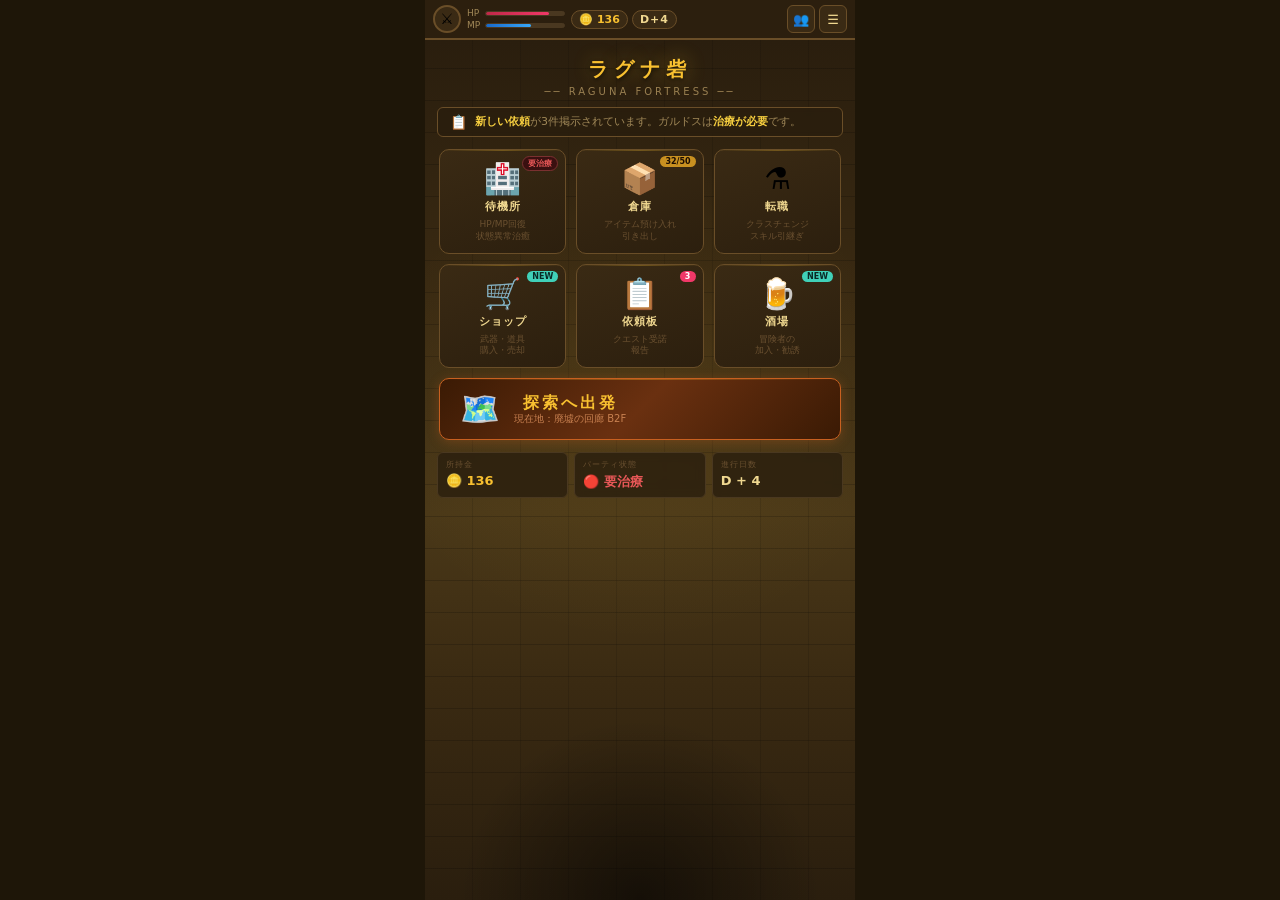
<file: docs/base_ui_sample_v2.html>
<!DOCTYPE html>
<html lang="ja">
<head>
<meta charset="UTF-8">
<meta name="viewport" content="width=device-width, initial-scale=1.0, maximum-scale=1.0, user-scalable=no">
<title>Base UI</title>
<style>
/* ══════════════════════════════════
   Reset & Root
══════════════════════════════════ */
*, *::before, *::after { box-sizing: border-box; margin: 0; padding: 0; }
:root {
  --bg:         #1e1608;
  --bg-warm:    #f5ead0;
  --panel:      #2c1f0e;
  --panel2:     #3a2a14;
  --panel3:     #4a3820;
  --border:     #6a4e28;
  --border2:    #4a3820;
  --text:       #f0d890;
  --text-dark:  #2a1a06;
  --text-sub:   #a08858;
  --text-dim:   #6a5030;
  --parch:      #c8a96e;
  --parch-dk:   #8a6535;
  --paper:      #f0e0b0;
  --paper2:     #e8d090;
  --gold:       #f8c030;
  --gold-dim:   #c89020;
  --hp-red:     #f03868;
  --hp-dark:    #7a1830;
  --mp-blue:    #38a8f8;
  --mp-dark:    #183878;
  --green:      #50d870;
  --red:        #e85858;
  --yellow:     #f8d040;
  --teal:       #40d0b8;
}
html, body {
  height: 100%;
  background: var(--bg);
  overflow: hidden;
  font-family: 'Hiragino Kaku Gothic ProN','Noto Sans JP',system-ui,sans-serif;
  touch-action: manipulation;
  -webkit-tap-highlight-color: transparent;
}

/* ══════════════════════════════════
   App / Screen Stack
══════════════════════════════════ */
#app {
  width: 100%; max-width: 430px;
  height: 100dvh; margin: 0 auto;
  position: relative; overflow: hidden;
}
.screen {
  position: absolute; inset: 0;
  display: flex; flex-direction: column;
  transition: transform 0.32s cubic-bezier(.4,0,.2,1), opacity 0.28s;
  will-change: transform;
}
.screen.hidden-right { transform: translateX(100%); }
.screen.hidden-left  { transform: translateX(-28%); opacity: 0.35; }

/* ══════════════════════════════════
   共通ヘッダー (HUD)
══════════════════════════════════ */
.hud {
  flex: 0 0 auto;
  background: var(--panel);
  border-bottom: 2px solid var(--border);
  position: relative; z-index: 20;
}
.hud-main {
  display: flex; align-items: center;
  gap: 6px; padding: 5px 8px;
}
.hud-char-icon {
  width: 28px; height: 28px; border-radius: 50%;
  background: var(--panel2); border: 2px solid var(--border);
  display: flex; align-items: center; justify-content: center;
  font-size: 15px; cursor: pointer; flex: 0 0 auto;
}
.hud-hp-mini { flex: 1; display: flex; flex-direction: column; gap: 2px; }
.hud-bar-row { display: flex; align-items: center; gap: 4px; }
.hud-bar-label { font-size: 9px; color: var(--text-sub); width: 14px; }
.hud-bar-track {
  flex: 1; height: 5px;
  background: var(--panel3); border: 1px solid var(--border2);
  border-radius: 3px; overflow: hidden;
}
.hud-bar-fill { height: 100%; border-radius: 3px; transition: width .4s; }
.fill-hp { background: linear-gradient(90deg,#c02848,#f03868); }
.fill-mp { background: linear-gradient(90deg,#1868c8,#38a8f8); }
.hud-stats { display: flex; gap: 4px; }
.hud-stat {
  background: var(--panel2); border: 1px solid var(--border);
  border-radius: 12px; padding: 2px 7px;
  display: flex; align-items: center; gap: 3px;
  font-size: 11px; font-weight: bold;
}
.hud-stat.gold { color: var(--gold); }
.hud-stat.day  { color: var(--text); letter-spacing: 1px; }
.hud-btns { display: flex; gap: 4px; }
.hud-icon-btn {
  width: 28px; height: 28px;
  background: var(--panel2); border: 1px solid var(--border);
  border-radius: 6px;
  display: flex; align-items: center; justify-content: center;
  font-size: 13px; cursor: pointer; color: var(--text);
  transition: background .12s;
}
.hud-icon-btn:active { background: var(--panel3); }

/* パーティパネル */
.party-panel {
  overflow: hidden; max-height: 0;
  transition: max-height .3s cubic-bezier(.4,0,.2,1);
}
.party-panel.open {
  max-height: 200px;
  border-top: 1px solid var(--border);
}
.party-grid {
  display: grid; grid-template-columns: 1fr 1fr;
  gap: 6px; padding: 8px;
}
.party-member {
  display: flex; align-items: center; gap: 6px;
  background: var(--panel2); border: 1px solid var(--border2);
  border-radius: 6px; padding: 5px 7px;
}
.party-icon { font-size: 18px; width: 24px; text-align: center; }
.party-bars { flex: 1; min-width: 0; }
.party-name { font-size: 9px; color: var(--text); margin-bottom: 3px; font-weight: bold; }
.party-bar-row { display: flex; align-items: center; gap: 3px; margin-bottom: 2px; }
.party-bar-label { font-size: 8px; color: var(--text-sub); width: 14px; }
.party-bar-track { flex: 1; height: 4px; background: #1a1008; border-radius: 2px; overflow: hidden; }
.party-bar-fill  { height: 100%; border-radius: 2px; transition: width .4s; }
.party-bar-val   { font-size: 8px; color: var(--text-sub); width: 26px; text-align: right; }
.party-status    { font-size: 8px; margin-top: 1px; }

/* ══════════════════════════════════
   拠点メイン画面
══════════════════════════════════ */
#screen-base { background: var(--bg); }

/* 拠点背景エリア */
#base-stage {
  flex: 1 1 auto;
  position: relative; overflow: hidden;
  /* 城壁・石畳風グラデーション */
  background:
    linear-gradient(180deg,
      #2a1e0e 0%,
      #3a2a12 30%,
      #4a3818 55%,
      #3a2a12 75%,
      #2a1e0e 100%);
  display: flex; flex-direction: column;
  align-items: center;
}

/* 装飾：石畳タイルパターン */
#base-stage::before {
  content: '';
  position: absolute; inset: 0;
  background-image:
    repeating-linear-gradient(0deg,   transparent, transparent 31px, rgba(0,0,0,0.18) 31px, rgba(0,0,0,0.18) 32px),
    repeating-linear-gradient(90deg,  transparent, transparent 47px, rgba(0,0,0,0.12) 47px, rgba(0,0,0,0.12) 48px);
  pointer-events: none;
}
/* 装飾：横長の光 */
#base-stage::after {
  content: '';
  position: absolute; inset: 0;
  background:
    radial-gradient(ellipse 90% 40% at 50% 42%, rgba(248,192,48,0.07) 0%, transparent 70%),
    radial-gradient(ellipse 60% 30% at 50% 100%, rgba(0,0,0,0.5) 0%, transparent 70%);
  pointer-events: none;
}

/* 拠点名バナー */
#base-banner {
  position: relative; z-index: 2;
  text-align: center;
  padding: 16px 0 10px;
}
#base-banner-title {
  font-size: 20px; font-weight: bold;
  color: var(--gold);
  letter-spacing: 6px;
  text-shadow: 0 0 20px rgba(248,192,48,0.4), 0 2px 4px rgba(0,0,0,0.8);
  font-family: 'Hiragino Mincho ProN', 'Yu Mincho', serif;
}
#base-banner-sub {
  font-size: 10px; color: var(--parch);
  letter-spacing: 3px; margin-top: 3px;
  opacity: 0.7;
}

/* 通知バー */
#base-notice {
  position: relative; z-index: 2;
  width: calc(100% - 24px);
  background: rgba(42,30,14,0.85);
  border: 1px solid var(--border);
  border-radius: 6px;
  padding: 6px 12px;
  margin-bottom: 12px;
  display: flex; align-items: center; gap: 8px;
  backdrop-filter: blur(4px);
}
#base-notice-icon { font-size: 14px; }
#base-notice-text { font-size: 11px; color: var(--text-sub); line-height: 1.4; }
#base-notice-text strong { color: var(--yellow); }

/* メニューグリッド */
#base-grid {
  position: relative; z-index: 2;
  width: 100%;
  display: grid;
  grid-template-columns: repeat(3, 1fr);
  gap: 10px;
  padding: 0 14px;
  flex: 0 0 auto;
}

/* 各拠点ボタン */
.base-btn {
  position: relative;
  background: linear-gradient(160deg, var(--panel2) 0%, var(--panel) 100%);
  border: 1px solid var(--border);
  border-radius: 10px;
  padding: 14px 8px 10px;
  display: flex; flex-direction: column;
  align-items: center; gap: 6px;
  cursor: pointer;
  transition: transform .15s cubic-bezier(.34,1.4,.64,1), border-color .15s, box-shadow .15s;
  overflow: hidden;
  min-height: 88px;
}
.base-btn::before {
  content: '';
  position: absolute; top: 0; left: 0; right: 0; height: 1px;
  background: linear-gradient(90deg, transparent, rgba(248,192,48,0.3), transparent);
}
.base-btn:active {
  transform: scale(0.94);
  border-color: var(--gold-dim);
  box-shadow: 0 0 12px rgba(248,192,48,0.2);
}
.base-btn.highlight {
  border-color: var(--gold-dim);
  box-shadow: 0 0 10px rgba(248,192,48,0.15);
}
.base-btn.danger { border-color: #8a3020; }
.base-btn.danger:active { box-shadow: 0 0 12px rgba(232,88,88,0.25); }

.base-btn-icon { font-size: 30px; line-height: 1; }
.base-btn-label {
  font-size: 11px; font-weight: bold;
  color: var(--text); letter-spacing: 1px;
  text-align: center; line-height: 1.2;
}
.base-btn-sub {
  font-size: 9px; color: var(--text-dim);
  text-align: center; line-height: 1.3;
}

/* バッジ */
.base-btn-badge {
  position: absolute; top: 6px; right: 7px;
  background: var(--hp-red); color: #fff;
  font-size: 8px; font-weight: bold;
  padding: 1px 5px; border-radius: 10px;
  min-width: 16px; text-align: center;
}
.base-btn-badge.new { background: var(--teal); color: #0a2a26; }
.base-btn-badge.gold-badge { background: var(--gold-dim); color: #1a0c00; }

/* 探索ボタン（大・横幅フル） */
#btn-explore {
  grid-column: 1 / -1;
  flex-direction: row;
  padding: 14px 20px;
  background: linear-gradient(135deg, #3a1a04, #6a3010, #3a1a04);
  border-color: #c86020;
  min-height: auto; gap: 14px;
  box-shadow: 0 2px 12px rgba(200,96,32,0.3);
}
#btn-explore::before {
  background: linear-gradient(90deg, transparent, rgba(248,160,32,0.4), transparent);
}
#btn-explore:active {
  border-color: var(--gold);
  box-shadow: 0 0 20px rgba(248,160,32,0.4);
}
#btn-explore .base-btn-icon { font-size: 32px; }
#btn-explore .base-btn-label { font-size: 16px; letter-spacing: 3px; color: var(--gold); }
#btn-explore .base-btn-sub { font-size: 10px; color: #c88050; text-align: left; }

/* ステータス帯 */
#base-footer {
  position: relative; z-index: 2;
  width: calc(100% - 24px);
  margin-top: 12px;
  display: flex; gap: 6px;
}
.base-footer-stat {
  flex: 1;
  background: rgba(42,30,14,0.8);
  border: 1px solid var(--border2);
  border-radius: 6px;
  padding: 6px 8px;
  display: flex; flex-direction: column; gap: 3px;
  backdrop-filter: blur(4px);
}
.base-footer-label { font-size: 8px; color: var(--text-dim); letter-spacing: 1px; text-transform: uppercase; }
.base-footer-val   { font-size: 13px; font-weight: bold; color: var(--text); }
.base-footer-val.gold  { color: var(--gold); }
.base-footer-val.green { color: var(--green); }
.base-footer-val.red   { color: var(--red); }

/* ══════════════════════════════════
   サブ画面共通
══════════════════════════════════ */
.sub-screen { background: var(--bg); z-index: 10; }

.sub-header {
  flex: 0 0 auto;
  background: var(--panel);
  border-bottom: 2px solid var(--border);
  padding: 8px 12px;
  display: flex; align-items: center; gap: 10px;
}
.sub-back-btn {
  width: 32px; height: 32px;
  background: var(--panel2); border: 1px solid var(--border);
  border-radius: 6px;
  display: flex; align-items: center; justify-content: center;
  font-size: 16px; cursor: pointer; color: var(--text);
  transition: background .12s; flex: 0 0 auto;
}
.sub-back-btn:active { background: var(--panel3); }
.sub-header-title { font-size: 14px; font-weight: bold; color: var(--text); letter-spacing: 2px; flex: 1; }
.sub-header-icon  { font-size: 20px; flex: 0 0 auto; }

.sub-body {
  flex: 1 1 auto; overflow-y: auto;
  padding: 14px;
  display: flex; flex-direction: column; gap: 12px;
}
.sub-body::-webkit-scrollbar { width: 3px; }
.sub-body::-webkit-scrollbar-thumb { background: var(--border); border-radius: 3px; }

/* セクションタイトル */
.section-title {
  font-size: 9px; color: var(--parch-dk);
  letter-spacing: 2.5px; text-transform: uppercase;
  padding-bottom: 6px;
  border-bottom: 1px solid var(--border2);
  display: flex; align-items: center; gap: 6px;
}
.section-title::before { content: '◆'; font-size: 7px; }

/* 汎用カード */
.info-card {
  background: var(--panel2); border: 1px solid var(--border2);
  border-radius: 8px; padding: 12px 14px;
}
.info-row {
  display: flex; justify-content: space-between; align-items: center;
  padding: 6px 0;
  border-bottom: 1px solid rgba(106,78,40,0.3);
  font-size: 12px;
}
.info-row:last-child { border-bottom: none; }
.info-row-label { color: var(--text-sub); }
.info-row-val   { color: var(--text); font-weight: bold; }
.info-row-val.gold   { color: var(--gold); }
.info-row-val.green  { color: var(--green); }
.info-row-val.red    { color: var(--red); }

/* アクションボタン */
.action-btn-full {
  width: 100%; padding: 12px;
  border-radius: 8px; border: none;
  font-size: 13px; font-weight: bold; letter-spacing: 1.5px;
  cursor: pointer;
  transition: filter .12s, transform .1s;
}
.action-btn-full:active { filter: brightness(.88); transform: scale(.98); }
.btn-gold    { background: linear-gradient(135deg,#c8860a,#f0a820); color: #1a0c00; box-shadow: 0 2px 8px rgba(200,134,10,.3); }
.btn-sub     { background: var(--panel2); border: 1px solid var(--border) !important; color: var(--text-sub); }
.btn-danger  { background: #3a1010; border: 1px solid #7a2020 !important; color: var(--red); }
.btn-teal    { background: linear-gradient(135deg,#0a5048,#10a080); color: #e0fff8; box-shadow: 0 2px 8px rgba(16,160,128,.25); }

/* ══════════════════════════════════
   待機所
══════════════════════════════════ */
/* ── スクリーン自体をflex縦積みにして下部フッターを固定 ── */
#screen-inn {
  display: flex; flex-direction: column;
}
#inn-scroll-area {
  flex: 1 1 auto; overflow-y: auto;
  padding: 12px 14px;
  display: flex; flex-direction: column; gap: 12px;
}
#inn-scroll-area::-webkit-scrollbar { width: 3px; }
#inn-scroll-area::-webkit-scrollbar-thumb { background: var(--border); border-radius: 3px; }

/* 待機ユニットカード */
.standby-card {
  background: var(--panel2); border: 1px solid var(--border2);
  border-radius: 8px; padding: 10px 12px;
  display: flex; align-items: center; gap: 10px;
  transition: border-color .15s, background .12s;
}
.standby-card.selectable { cursor: pointer; }
.standby-card.selectable:active { background: var(--panel3); }
.standby-card.selected {
  border-color: var(--gold);
  background: rgba(248,192,48,.06);
  box-shadow: 0 0 8px rgba(248,192,48,.15);
}
.standby-card.selected .rest-avatar {
  border-color: var(--gold-dim);
}
/* 選択バッジ */
.select-num-badge {
  position: absolute; top: -6px; right: -6px;
  width: 18px; height: 18px; border-radius: 50%;
  background: var(--gold); color: #1a0c00;
  font-size: 10px; font-weight: bold;
  display: flex; align-items: center; justify-content: center;
  box-shadow: 0 0 4px rgba(248,192,48,.6);
}

/* アバター */
.rest-avatar {
  width: 44px; height: 44px; border-radius: 50%;
  background: var(--panel3); border: 2px solid var(--border);
  display: flex; align-items: center; justify-content: center;
  font-size: 24px; flex: 0 0 auto; position: relative;
}
.rest-member-info { flex: 1; min-width: 0; }
.rest-member-name { font-size: 13px; font-weight: bold; color: var(--text); margin-bottom: 4px; }
.rest-bar-row { display: flex; align-items: center; gap: 6px; margin-bottom: 3px; }
.rest-bar-label { font-size: 9px; color: var(--text-sub); width: 18px; }
.rest-bar-track { flex: 1; height: 6px; background: var(--panel3); border-radius: 3px; overflow: hidden; border: 1px solid var(--border2); }
.rest-bar-fill  { height: 100%; border-radius: 3px; transition: width .5s; }
.rest-bar-val   { font-size: 9px; color: var(--text-sub); width: 52px; text-align: right; font-variant-numeric: tabular-nums; }
.rest-status-badge {
  flex: 0 0 auto;
  font-size: 9px; padding: 3px 8px; border-radius: 10px; font-weight: bold;
}
.rs-good { background: #103a10; color: var(--green);  border: 1px solid #308030; }
.rs-warn { background: #3a3010; color: var(--yellow); border: 1px solid #807030; }
.rs-bad  { background: #3a1010; color: var(--red);    border: 1px solid #7a3030; }

/* ── パーティフッター（固定） ── */
#inn-party-footer {
  flex: 0 0 auto;
  background: var(--panel);
  border-top: 2px solid var(--border);
  padding: 8px 12px 14px;
}
#inn-footer-top {
  display: flex; align-items: center; justify-content: space-between;
  margin-bottom: 8px;
}
#inn-party-label {
  font-size: 9px; color: var(--parch-dk);
  letter-spacing: 2px; text-transform: uppercase;
  display: flex; align-items: center; gap: 5px;
}
#inn-party-label::before { content: '◆'; font-size: 7px; }
#inn-formation-btn {
  padding: 4px 12px;
  background: var(--panel2); border: 1px solid var(--border);
  border-radius: 6px; font-size: 11px; font-weight: bold;
  color: var(--text-sub); cursor: pointer; letter-spacing: .5px;
  transition: background .12s, border-color .12s, color .12s;
}
#inn-formation-btn.active {
  background: var(--gold-dim); border-color: var(--gold);
  color: #1a0c00;
}
#inn-formation-btn:active { opacity: .8; }

/* パーティメンバー横並び */
#inn-party-row {
  display: flex; gap: 6px;
}
.inn-party-slot {
  flex: 1; min-width: 0;
  background: var(--panel2); border: 1px solid var(--border2);
  border-radius: 8px; padding: 7px 6px;
  display: flex; flex-direction: column; align-items: center; gap: 3px;
  position: relative;
}
.inn-party-slot.empty {
  border-style: dashed; opacity: .4;
}
.inn-party-slot-icon { font-size: 20px; line-height: 1; }
.inn-party-slot-name { font-size: 8px; font-weight: bold; color: var(--text); text-align: center; white-space: nowrap; overflow: hidden; width: 100%; text-overflow: ellipsis; }
.inn-party-slot-cls  { font-size: 7px; color: var(--text-dim); text-align: center; }
.inn-party-slot-hp   {
  width: 100%; height: 3px; border-radius: 2px; overflow: hidden;
  background: var(--panel3); margin-top: 2px;
}
.inn-party-slot-hp-fill { height: 100%; border-radius: 2px; background: linear-gradient(90deg,#c02848,#f03868); }

/* 編成確定バー */
#inn-confirm-bar {
  display: none;
  gap: 6px; margin-top: 8px;
}
#inn-confirm-bar.show { display: flex; }
#inn-confirm-count {
  flex: 1; padding: 9px;
  background: var(--panel2); border: 1px solid var(--border2);
  border-radius: 7px; font-size: 11px; color: var(--text-sub);
  display: flex; align-items: center; justify-content: center;
}
#inn-confirm-count span { color: var(--gold); font-weight: bold; margin: 0 2px; }
#inn-confirm-ok {
  flex: 1; padding: 9px;
  background: linear-gradient(135deg,#c8860a,#f0a820);
  border: none; border-radius: 7px;
  font-size: 12px; font-weight: bold; letter-spacing: 1px; color: #1a0c00;
  cursor: pointer; opacity: .5; pointer-events: none;
  transition: opacity .15s;
}
#inn-confirm-ok.ready { opacity: 1; pointer-events: all; }
#inn-confirm-ok:active { filter: brightness(.88); }

/* 回復ボタン群 */
.rest-cost-box {
  background: rgba(42,30,14,0.6);
  border: 1px solid var(--border2);
  border-radius: 8px; padding: 10px 14px;
  display: flex; align-items: center; justify-content: space-between;
}
.rest-cost-label { font-size: 11px; color: var(--text-sub); }
.rest-cost-val   { font-size: 16px; font-weight: bold; color: var(--gold); }

/* ══════════════════════════════════
   倉庫
══════════════════════════════════ */
#screen-storage .storage-tabs {
  display: flex; gap: 4px;
}
.storage-tab {
  flex: 1; padding: 7px; text-align: center;
  font-size: 10px; font-weight: bold; letter-spacing: .5px;
  background: var(--panel2); border: 1px solid var(--border2);
  border-radius: 6px; cursor: pointer; color: var(--text-sub);
  transition: background .12s;
}
.storage-tab.active { background: var(--gold-dim); border-color: var(--gold); color: #1a0c00; }

.storage-grid {
  display: grid; grid-template-columns: 1fr 1fr; gap: 8px;
}
.storage-item {
  background: var(--panel2); border: 1px solid var(--border2);
  border-radius: 8px; padding: 9px 10px;
  display: flex; align-items: center; gap: 8px;
  cursor: pointer; position: relative;
  transition: border-color .12s, background .12s;
}
.storage-item:active { background: var(--panel3); }
.storage-item-icon {
  width: 36px; height: 36px; border-radius: 6px;
  background: var(--panel3); border: 1px solid var(--border2);
  display: flex; align-items: center; justify-content: center; font-size: 20px;
  flex: 0 0 auto;
}
.storage-item-name { font-size: 11px; font-weight: bold; color: var(--text); }
.storage-item-sub  { font-size: 9px; color: var(--text-dim); margin-top: 2px; }
.storage-item-qty  { position: absolute; top: 5px; right: 7px; font-size: 9px; color: var(--text-sub); font-weight: bold; }
.storage-capacity  {
  display: flex; align-items: center; justify-content: space-between;
  font-size: 10px; color: var(--text-sub);
  background: var(--panel2); border: 1px solid var(--border2);
  border-radius: 6px; padding: 7px 12px;
}
.storage-capacity-bar {
  width: 120px; height: 5px;
  background: var(--panel3); border-radius: 3px; overflow: hidden;
}
.storage-capacity-fill { height: 100%; background: linear-gradient(90deg,var(--teal),#20d8b0); border-radius: 3px; }

/* ══════════════════════════════════
   転職
══════════════════════════════════ */
.job-member-select {
  display: flex; gap: 6px;
}
.job-member-btn {
  flex: 1; padding: 8px 4px;
  background: var(--panel2); border: 1px solid var(--border2);
  border-radius: 8px;
  display: flex; flex-direction: column; align-items: center; gap: 3px;
  cursor: pointer; transition: border-color .12s;
  font-size: 20px;
}
.job-member-btn.active { border-color: var(--gold); }
.job-member-btn-name { font-size: 8px; color: var(--text-sub); }
.job-member-btn-cls  { font-size: 8px; color: var(--text-dim); }

.job-grid {
  display: grid; grid-template-columns: 1fr 1fr; gap: 8px;
}
.job-card {
  background: var(--panel2); border: 1px solid var(--border2);
  border-radius: 8px; padding: 10px 12px;
  cursor: pointer; transition: border-color .12s, background .12s;
  position: relative; overflow: hidden;
}
.job-card:active { background: var(--panel3); }
.job-card.current { border-color: var(--gold-dim); }
.job-card.current::after {
  content: '現在'; position: absolute; top: 6px; right: 6px;
  background: var(--gold-dim); color: #1a0c00;
  font-size: 7px; font-weight: bold; padding: 1px 5px; border-radius: 3px;
}
.job-card.locked { opacity: 0.4; cursor: not-allowed; pointer-events: none; }
.job-card-icon { font-size: 24px; margin-bottom: 5px; }
.job-card-name { font-size: 12px; font-weight: bold; color: var(--text); margin-bottom: 2px; }
.job-card-sub  { font-size: 9px; color: var(--text-dim); line-height: 1.4; }
.job-card-tags { display: flex; flex-wrap: wrap; gap: 3px; margin-top: 6px; }
.job-tag {
  font-size: 7px; padding: 1px 5px; border-radius: 10px;
  background: var(--panel3); border: 1px solid var(--border2); color: var(--text-sub);
}
.job-cost {
  font-size: 9px; color: var(--gold); margin-top: 5px; font-weight: bold;
}
.job-req {
  font-size: 8px; color: var(--text-dim); margin-top: 2px;
}

/* ══════════════════════════════════
   ショップ
══════════════════════════════════ */
.shop-category-bar {
  display: flex; gap: 4px; overflow-x: auto;
}
.shop-category-bar::-webkit-scrollbar { display: none; }
.shop-cat-btn {
  flex: 0 0 auto; padding: 5px 12px;
  background: var(--panel2); border: 1px solid var(--border2);
  border-radius: 20px; font-size: 10px; font-weight: bold;
  color: var(--text-sub); cursor: pointer; white-space: nowrap;
  transition: background .12s;
}
.shop-cat-btn.active { background: var(--gold-dim); border-color: var(--gold); color: #1a0c00; }

.shop-item-list { display: flex; flex-direction: column; gap: 6px; }
.shop-item {
  background: var(--panel2); border: 1px solid var(--border2);
  border-radius: 8px; padding: 10px 12px;
  display: flex; align-items: center; gap: 10px;
  transition: background .12s;
}
.shop-item-icon {
  width: 40px; height: 40px; border-radius: 7px;
  background: var(--panel3); border: 1px solid var(--border2);
  display: flex; align-items: center; justify-content: center; font-size: 22px;
  flex: 0 0 auto;
}
.shop-item-info { flex: 1; min-width: 0; }
.shop-item-name { font-size: 12px; font-weight: bold; color: var(--text); margin-bottom: 2px; }
.shop-item-desc { font-size: 9px; color: var(--text-dim); line-height: 1.4; }
.shop-item-rarity-elite  { color: #e8c030; }
.shop-item-rarity-rare   { color: #6090e0; }
.shop-item-price {
  display: flex; flex-direction: column; align-items: flex-end; gap: 4px; flex: 0 0 auto;
}
.shop-item-cost { font-size: 13px; font-weight: bold; color: var(--gold); white-space: nowrap; }
.shop-buy-btn {
  padding: 4px 12px; border-radius: 6px;
  background: var(--gold-dim); border: none;
  font-size: 10px; font-weight: bold; color: #1a0c00;
  cursor: pointer; letter-spacing: .5px;
  transition: filter .12s;
}
.shop-buy-btn:active { filter: brightness(.85); }
.shop-buy-btn.disabled { background: var(--panel3); color: var(--text-dim); cursor: not-allowed; pointer-events: none; }

/* ══════════════════════════════════
   依頼板
══════════════════════════════════ */
.board-tabs { display: flex; gap: 4px; }
.board-tab {
  flex: 1; padding: 7px; text-align: center;
  font-size: 10px; font-weight: bold; letter-spacing: .5px;
  background: var(--panel2); border: 1px solid var(--border2);
  border-radius: 6px; cursor: pointer; color: var(--text-sub);
  transition: background .12s;
}
.board-tab.active { background: var(--gold-dim); border-color: var(--gold); color: #1a0c00; }

.quest-card {
  background: var(--panel2); border: 1px solid var(--border2);
  border-radius: 8px; padding: 11px 13px;
  cursor: pointer; transition: border-color .12s;
}
.quest-card:active { background: var(--panel3); }
.quest-card.urgent { border-left: 3px solid var(--red); }
.quest-card.accepted { border-left: 3px solid var(--teal); }
.quest-header { display: flex; align-items: flex-start; gap: 8px; margin-bottom: 6px; }
.quest-icon   { font-size: 22px; flex: 0 0 auto; margin-top: 1px; }
.quest-title-wrap { flex: 1; }
.quest-title  { font-size: 13px; font-weight: bold; color: var(--text); line-height: 1.3; }
.quest-client { font-size: 9px; color: var(--text-dim); margin-top: 2px; }
.quest-badge  {
  flex: 0 0 auto; font-size: 8px; font-weight: bold;
  padding: 2px 7px; border-radius: 10px; letter-spacing: .5px;
}
.qb-urgent   { background: #3a1010; color: var(--red);   border: 1px solid #7a2020; }
.qb-normal   { background: var(--panel3); color: var(--text-sub); border: 1px solid var(--border2); }
.qb-accepted { background: #0a2a28; color: var(--teal);  border: 1px solid #207060; }
.qb-done     { background: #103a10; color: var(--green); border: 1px solid #308030; }
.quest-desc  { font-size: 11px; color: var(--text-sub); line-height: 1.6; margin-bottom: 8px; }
.quest-footer { display: flex; align-items: center; gap: 8px; }
.quest-rewards { display: flex; gap: 5px; flex-wrap: wrap; flex: 1; }
.quest-reward-chip {
  font-size: 10px; color: var(--text);
  background: var(--panel3); border: 1px solid var(--border2);
  border-radius: 10px; padding: 2px 8px;
}
.quest-deadline { font-size: 9px; color: var(--text-dim); white-space: nowrap; }
.quest-accept-btn {
  width: 100%; padding: 10px; border-radius: 7px; border: none;
  font-size: 12px; font-weight: bold; letter-spacing: 1px;
  cursor: pointer; margin-top: 8px;
  background: linear-gradient(135deg,#0a5048,#10a080); color: #e0fff8;
  transition: filter .12s;
}
.quest-accept-btn:active { filter: brightness(.85); }

/* ══════════════════════════════════
   拠点メニューモーダル
══════════════════════════════════ */
#base-menu-overlay {
  position: absolute; inset: 0;
  background: rgba(0,0,0,0);
  pointer-events: none;
  transition: background .25s;
  z-index: 200;
  display: flex; align-items: flex-end; justify-content: center;
}
#base-menu-overlay.open {
  background: rgba(0,0,0,.82);
  pointer-events: all;
}
#base-menu-panel {
  width: 100%; height: 78dvh;
  background: var(--panel);
  border-top: 2px solid var(--border);
  border-radius: 18px 18px 0 0;
  display: flex; flex-direction: column;
  transform: translateY(100%);
  transition: transform .32s cubic-bezier(.32,.72,0,1);
  overflow: hidden;
}
#base-menu-overlay.open #base-menu-panel { transform: translateY(0); }
.bm-handle { width: 38px; height: 4px; background: var(--border); border-radius: 2px; margin: 8px auto 0; }

#base-menu-nav {
  flex: 0 0 auto;
  background: var(--panel2);
  border-bottom: 1px solid var(--border);
  padding: 0 4px;
  display: flex; align-items: stretch; overflow-x: auto; gap: 0;
}
#base-menu-nav::-webkit-scrollbar { display: none; }
.bm-nav-tab {
  flex: 0 0 auto; padding: 10px 10px 8px;
  display: flex; flex-direction: column; align-items: center; gap: 3px;
  cursor: pointer; min-width: 54px;
  border-bottom: 3px solid transparent;
  transition: border-color .15s, opacity .15s; opacity: .55;
}
.bm-nav-tab.active { border-bottom-color: var(--gold); opacity: 1; }
.bm-nav-tab .nav-icon  { font-size: 18px; line-height: 1; }
.bm-nav-tab .nav-label { font-size: 8px; color: var(--text); letter-spacing: .5px; white-space: nowrap; }

.bm-content { flex: 1 1 auto; overflow-y: auto; display: none; }
.bm-content.active { display: flex; flex-direction: column; }
.bm-content::-webkit-scrollbar { width: 3px; }
.bm-content::-webkit-scrollbar-thumb { background: var(--border); border-radius: 3px; }

/* メニューホーム */
#bm-home { padding: 12px; gap: 6px; }
.bm-list-item {
  display: flex; align-items: center; gap: 12px;
  padding: 11px 14px; border-radius: 8px;
  cursor: pointer; transition: background .12s;
  background: var(--panel2); border: 1px solid var(--border2);
}
.bm-list-item:active { background: var(--panel3); }
.bm-list-icon {
  width: 36px; height: 36px;
  background: var(--panel3); border: 1px solid var(--border2);
  border-radius: 8px; display: flex; align-items: center; justify-content: center;
  font-size: 18px; flex: 0 0 auto;
}
.bm-list-text { flex: 1; }
.bm-list-label { font-size: 14px; color: var(--text); font-weight: bold; letter-spacing: .5px; }
.bm-list-sub   { font-size: 10px; color: var(--text-dim); margin-top: 2px; }
.bm-list-arrow { color: var(--border); font-size: 13px; }
.bm-divider    { height: 1px; background: var(--border2); margin: 4px 0; }
.bm-danger .bm-list-label { color: var(--red); }

/* パーティ（メニュー内） */
#bm-party { display: flex; flex-direction: column; }
.bm-member-tabs {
  flex: 0 0 auto; display: flex;
  border-bottom: 1px solid var(--border);
  background: var(--panel2);
}
.bm-member-tab {
  flex: 1; padding: 8px 4px 6px;
  display: flex; flex-direction: column; align-items: center; gap: 2px;
  cursor: pointer; border-bottom: 3px solid transparent;
  transition: border-color .15s, opacity .15s; opacity: .5;
}
.bm-member-tab.active { border-bottom-color: var(--gold); opacity: 1; }
.bm-member-tab-icon { font-size: 20px; line-height: 1; }
.bm-member-tab-name { font-size: 8px; color: var(--text); white-space: nowrap; }
.bm-member-tab-hp   { font-size: 7px; color: var(--text-sub); }

.bm-sub-tabs {
  flex: 0 0 auto; display: flex;
  border-bottom: 1px solid var(--border); padding: 0 8px;
}
.bm-sub-tab {
  flex: 1; padding: 7px 0 5px; font-size: 10px; color: var(--text-sub);
  text-align: center; cursor: pointer; letter-spacing: 1px;
  border-bottom: 2px solid transparent; transition: color .15s, border-color .15s;
}
.bm-sub-tab.active { color: var(--gold); border-bottom-color: var(--gold); }

.bm-sub-content { flex: 1; overflow-y: auto; }
.bm-sub-content::-webkit-scrollbar { width: 3px; }
.bm-sub-content::-webkit-scrollbar-thumb { background: var(--border); border-radius: 3px; }

/* ステータス */
.status-panel  { padding: 12px; display: flex; flex-direction: column; gap: 10px; }
.status-header { display: flex; align-items: center; gap: 12px; background: var(--panel2); border: 1px solid var(--border2); border-radius: 8px; padding: 12px; }
.status-avatar { width: 52px; height: 52px; border-radius: 50%; background: var(--panel3); border: 2px solid var(--border); display: flex; align-items: center; justify-content: center; font-size: 28px; flex: 0 0 auto; }
.status-name  { font-size: 16px; font-weight: bold; color: var(--text); letter-spacing: 1px; }
.status-class { font-size: 10px; color: var(--text-sub); margin-top: 2px; }
.status-lv    { font-size: 11px; color: var(--gold); margin-top: 3px; font-weight: bold; }
.status-cond  { font-size: 10px; margin-top: 3px; }
.status-bars-box { background: var(--panel2); border: 1px solid var(--border2); border-radius: 8px; padding: 10px 12px; display: flex; flex-direction: column; gap: 7px; }
.status-bar-row { display: flex; align-items: center; gap: 8px; }
.status-bar-label { font-size: 10px; color: var(--text-sub); width: 22px; }
.status-bar-track { flex: 1; height: 8px; background: var(--panel3); border: 1px solid var(--border2); border-radius: 4px; overflow: hidden; }
.status-bar-fill  { height: 100%; border-radius: 4px; transition: width .5s; }
.status-bar-val   { font-size: 10px; color: var(--text); width: 56px; text-align: right; font-variant-numeric: tabular-nums; }
.status-params    { display: grid; grid-template-columns: 1fr 1fr; gap: 6px; }
.status-param     { background: var(--panel2); border: 1px solid var(--border2); border-radius: 6px; padding: 7px 10px; display: flex; justify-content: space-between; align-items: center; }
.status-param-label { font-size: 10px; color: var(--text-sub); }
.status-param-val   { font-size: 13px; font-weight: bold; color: var(--text); }

/* 装備 */
.equip-panel { padding: 12px; display: flex; flex-direction: column; gap: 8px; }
.equip-slot  { background: var(--panel2); border: 1px solid var(--border2); border-radius: 8px; padding: 10px 12px; display: flex; align-items: center; gap: 10px; cursor: pointer; transition: border-color .15s; }
.equip-slot:active { background: var(--panel3); }
.equip-slot-label { font-size: 9px; color: var(--text-dim); width: 40px; flex: 0 0 auto; letter-spacing: .5px; }
.equip-slot-icon  { width: 36px; height: 36px; border-radius: 6px; background: var(--panel3); border: 1px solid var(--border2); display: flex; align-items: center; justify-content: center; font-size: 20px; flex: 0 0 auto; }
.equip-slot-info  { flex: 1; min-width: 0; }
.equip-slot-name  { font-size: 12px; font-weight: bold; color: var(--text); }
.equip-slot-name.rarity-elite { color: #e8c030; }
.equip-slot-name.rarity-rare  { color: #6090e0; }
.equip-slot-stats { font-size: 9px; color: var(--text-sub); margin-top: 2px; }
.equip-slot-empty { font-size: 11px; color: var(--text-dim); font-style: italic; }
.equip-slot-arrow { color: var(--text-dim); font-size: 11px; }

/* スキル */
.skill-panel { padding: 12px; display: flex; flex-direction: column; gap: 8px; }
.skill-card  { background: var(--panel2); border: 1px solid var(--border2); border-radius: 8px; padding: 10px 12px; display: flex; align-items: flex-start; gap: 10px; }
.skill-icon  { width: 40px; height: 40px; border-radius: 8px; background: var(--panel3); border: 1px solid var(--border2); display: flex; align-items: center; justify-content: center; font-size: 22px; flex: 0 0 auto; }
.skill-info  { flex: 1; }
.skill-name  { font-size: 12px; font-weight: bold; color: var(--text); margin-bottom: 3px; }
.skill-tags  { display: flex; gap: 4px; flex-wrap: wrap; margin-bottom: 4px; }
.skill-tag   { font-size: 8px; padding: 1px 6px; border-radius: 10px; font-weight: bold; }
.tag-atk     { background: #3a1010; color: #f07070; border: 1px solid #7a3030; }
.tag-mag     { background: #1a1040; color: #8080f0; border: 1px solid #4040a0; }
.tag-heal    { background: #103a10; color: #50d870; border: 1px solid #308030; }
.tag-buff    { background: #3a3010; color: #d8d050; border: 1px solid #807030; }
.tag-passive { background: #2a2a2a; color: #a0a0a0; border: 1px solid #606060; }
.skill-desc  { font-size: 10px; color: var(--text-sub); line-height: 1.5; }
.skill-cost  { font-size: 9px; color: #5080c0; margin-top: 4px; font-weight: bold; }

/* ══════════════════════════════════
   酒場
══════════════════════════════════ */

/* 酒場ステージ背景 */
#screen-tavern { background: #1a0e04; }
#tavern-body {
  flex: 1 1 auto; overflow-y: auto;
  display: flex; flex-direction: column;
}
#tavern-body::-webkit-scrollbar { width: 3px; }
#tavern-body::-webkit-scrollbar-thumb { background: var(--border); border-radius: 3px; }

/* 酒場ヘッダーバナー */
#tavern-banner {
  flex: 0 0 auto;
  background: linear-gradient(180deg, #2a1606 0%, #1a0e04 100%);
  border-bottom: 1px solid var(--border2);
  padding: 10px 14px 10px;
  display: flex; align-items: center; justify-content: space-between;
  position: relative; overflow: hidden;
}
#tavern-banner::before {
  content: '';
  position: absolute; inset: 0;
  background: radial-gradient(ellipse 80% 100% at 50% 0%, rgba(248,192,48,0.07), transparent 70%);
  pointer-events: none;
}
#tavern-banner-left { position: relative; z-index: 1; }
#tavern-banner-title {
  font-size: 16px; font-weight: bold; color: var(--gold);
  letter-spacing: 3px;
  font-family: 'Hiragino Mincho ProN','Yu Mincho',serif;
  text-shadow: 0 0 12px rgba(248,192,48,0.4);
}
#tavern-banner-sub { font-size: 9px; color: var(--text-dim); letter-spacing: 2px; margin-top: 2px; }
#tavern-count-box {
  position: relative; z-index: 1;
  background: var(--panel2); border: 1px solid var(--border2);
  border-radius: 8px; padding: 5px 12px; text-align: center;
}
#tavern-count-num { font-size: 18px; font-weight: bold; color: var(--gold); line-height: 1; }
#tavern-count-label { font-size: 8px; color: var(--text-dim); letter-spacing: 1px; margin-top: 1px; }

/* フィルタバー */
#tavern-filter-bar {
  flex: 0 0 auto;
  display: flex; gap: 4px;
  padding: 8px 10px;
  border-bottom: 1px solid var(--border2);
  background: var(--panel);
  overflow-x: auto;
}
#tavern-filter-bar::-webkit-scrollbar { display: none; }
.tavern-filter-btn {
  flex: 0 0 auto; padding: 4px 12px;
  background: var(--panel2); border: 1px solid var(--border2);
  border-radius: 20px; font-size: 10px; font-weight: bold;
  color: var(--text-sub); cursor: pointer; white-space: nowrap;
  transition: background .12s;
}
.tavern-filter-btn.active { background: var(--gold-dim); border-color: var(--gold); color: #1a0c00; }

/* 冒険者リスト */
#tavern-adventurer-list {
  flex: 1; padding: 10px;
  display: flex; flex-direction: column; gap: 8px;
  overflow-y: auto;
}
#tavern-adventurer-list::-webkit-scrollbar { width: 3px; }
#tavern-adventurer-list::-webkit-scrollbar-thumb { background: var(--border); border-radius: 3px; }

/* ミニカード */
.adv-mini-card {
  background: var(--panel2); border: 1px solid var(--border2);
  border-radius: 10px; padding: 10px 12px;
  display: flex; align-items: center; gap: 10px;
  cursor: pointer;
  transition: border-color .15s, background .12s, transform .12s;
  position: relative; overflow: hidden;
}
.adv-mini-card::before {
  content: '';
  position: absolute; top: 0; left: 0; right: 0; height: 1px;
  background: linear-gradient(90deg, transparent, rgba(248,192,48,0.2), transparent);
}
.adv-mini-card:active { background: var(--panel3); transform: scale(0.98); }
.adv-mini-card.rarity-rare   { border-color: #4060c0; }
.adv-mini-card.rarity-elite  { border-color: var(--gold-dim); box-shadow: 0 0 8px rgba(248,192,48,0.15); }
.adv-mini-card.rarity-epic   { border-color: #8030b0; box-shadow: 0 0 10px rgba(160,64,200,0.2); }

/* アバター */
.adv-avatar {
  width: 52px; height: 52px; border-radius: 50%;
  background: var(--panel3); border: 2px solid var(--border);
  display: flex; align-items: center; justify-content: center;
  font-size: 28px; flex: 0 0 auto; position: relative;
}
.adv-avatar.rarity-rare   { border-color: #4060c0; }
.adv-avatar.rarity-elite  { border-color: var(--gold-dim); }
.adv-avatar.rarity-epic   { border-color: #8030b0; }
.adv-rarity-ring {
  position: absolute; inset: -3px; border-radius: 50%;
  border: 2px solid transparent; pointer-events: none;
}
.rarity-elite  .adv-rarity-ring { border-color: rgba(248,192,48,0.5); }
.rarity-epic   .adv-rarity-ring { border-color: rgba(160,64,200,0.5); }

/* カード中央情報 */
.adv-info { flex: 1; min-width: 0; }
.adv-name-row { display: flex; align-items: center; gap: 6px; margin-bottom: 3px; }
.adv-name { font-size: 14px; font-weight: bold; color: var(--text); }
.adv-rarity-badge {
  font-size: 7px; font-weight: bold; padding: 1px 6px; border-radius: 10px;
}
.rb-normal { background: var(--panel3); color: var(--text-sub); border: 1px solid var(--border2); }
.rb-rare   { background: #1a2050; color: #8090f0; border: 1px solid #4060c0; }
.rb-elite  { background: #3a2800; color: var(--gold); border: 1px solid var(--gold-dim); }
.rb-epic   { background: #280040; color: #c060f0; border: 1px solid #8030b0; }

.adv-cls-lv { font-size: 10px; color: var(--text-sub); margin-bottom: 5px; }
.adv-stats-row { display: flex; gap: 6px; flex-wrap: wrap; }
.adv-stat-chip {
  font-size: 9px; color: var(--text-sub);
  background: var(--panel3); border: 1px solid var(--border2);
  border-radius: 4px; padding: 1px 5px;
}
.adv-stat-chip.high { color: var(--green); border-color: #308030; }

/* 右側情報 */
.adv-right { flex: 0 0 auto; display: flex; flex-direction: column; align-items: flex-end; gap: 4px; }
.adv-fee { font-size: 12px; font-weight: bold; color: var(--gold); }
.adv-fee-label { font-size: 8px; color: var(--text-dim); }
.adv-deadline {
  font-size: 9px; padding: 2px 7px; border-radius: 10px;
  border: 1px solid var(--border2); background: var(--panel3); color: var(--text-dim);
}
.adv-deadline.urgent { color: var(--red); border-color: #7a2020; background: #2a0808; }
.adv-hp-bar-wrap { width: 56px; }
.adv-hp-bar-track {
  width: 100%; height: 3px;
  background: var(--panel3); border-radius: 2px; overflow: hidden; margin-top: 2px;
}
.adv-hp-bar-fill { height: 100%; border-radius: 2px; }

/* ══════════════════════════════════
   冒険者詳細画面
══════════════════════════════════ */
#screen-adv-detail { background: #1a0e04; z-index: 15; }

#adv-detail-hero {
  flex: 0 0 auto;
  background: linear-gradient(180deg, #2a1606, #1a0e04);
  border-bottom: 1px solid var(--border2);
  padding: 16px 16px 14px;
  display: flex; align-items: flex-start; gap: 14px;
  position: relative; overflow: hidden;
}
#adv-detail-hero::before {
  content: '';
  position: absolute; inset: 0;
  background: radial-gradient(ellipse 80% 80% at 20% 50%, rgba(248,192,48,0.06), transparent 60%);
  pointer-events: none;
}
#adv-detail-avatar {
  width: 72px; height: 72px; border-radius: 50%;
  background: var(--panel3); border: 3px solid var(--border);
  display: flex; align-items: center; justify-content: center;
  font-size: 40px; flex: 0 0 auto; position: relative; z-index: 1;
}
#adv-detail-hero-info { flex: 1; position: relative; z-index: 1; }
#adv-detail-name { font-size: 20px; font-weight: bold; color: var(--text); letter-spacing: 1px; margin-bottom: 3px; }
#adv-detail-cls  { font-size: 11px; color: var(--text-sub); margin-bottom: 2px; }
#adv-detail-lv   { font-size: 12px; font-weight: bold; color: var(--gold); margin-bottom: 6px; }
#adv-detail-rarity { display: inline-block; font-size: 9px; font-weight: bold; padding: 2px 9px; border-radius: 10px; letter-spacing: 1px; }
#adv-detail-personality { font-size: 10px; color: var(--text-dim); margin-top: 5px; font-style: italic; }

#adv-detail-body {
  flex: 1 1 auto; overflow-y: auto;
  display: flex; flex-direction: column; gap: 12px;
  padding: 12px 14px;
}
#adv-detail-body::-webkit-scrollbar { width: 3px; }
#adv-detail-body::-webkit-scrollbar-thumb { background: var(--border); border-radius: 3px; }

/* HP/MPバー（詳細） */
.detail-bar-box {
  background: var(--panel2); border: 1px solid var(--border2);
  border-radius: 8px; padding: 10px 12px;
  display: flex; flex-direction: column; gap: 7px;
}
.detail-bar-row { display: flex; align-items: center; gap: 8px; }
.detail-bar-label { font-size: 10px; color: var(--text-sub); width: 22px; }
.detail-bar-track { flex: 1; height: 8px; background: var(--panel3); border: 1px solid var(--border2); border-radius: 4px; overflow: hidden; }
.detail-bar-fill  { height: 100%; border-radius: 4px; }
.detail-bar-val   { font-size: 10px; color: var(--text); width: 60px; text-align: right; font-variant-numeric: tabular-nums; }

/* パラメータグリッド */
.detail-params { display: grid; grid-template-columns: repeat(3,1fr); gap: 6px; }
.detail-param {
  background: var(--panel2); border: 1px solid var(--border2);
  border-radius: 6px; padding: 7px 8px;
  display: flex; flex-direction: column; align-items: center; gap: 2px;
}
.detail-param-label { font-size: 9px; color: var(--text-sub); }
.detail-param-val   { font-size: 15px; font-weight: bold; color: var(--text); }
.detail-param.highlight .detail-param-val { color: var(--green); }

/* スキルリスト（コンパクト） */
.detail-skill-item {
  background: var(--panel2); border: 1px solid var(--border2);
  border-radius: 7px; padding: 8px 10px;
  display: flex; align-items: flex-start; gap: 8px;
}
.detail-skill-icon {
  width: 34px; height: 34px; border-radius: 7px;
  background: var(--panel3); border: 1px solid var(--border2);
  display: flex; align-items: center; justify-content: center;
  font-size: 18px; flex: 0 0 auto;
}
.detail-skill-name { font-size: 11px; font-weight: bold; color: var(--text); margin-bottom: 3px; }
.detail-skill-desc { font-size: 10px; color: var(--text-sub); line-height: 1.4; }
.detail-skill-cost { font-size: 8px; color: #5080c0; margin-top: 3px; }

/* 採用フッター */
#adv-detail-footer {
  flex: 0 0 auto;
  padding: 10px 14px 28px;
  background: var(--panel);
  border-top: 1px solid var(--border2);
  display: flex; flex-direction: column; gap: 8px;
}
.adv-hire-info {
  display: flex; justify-content: space-between; align-items: center;
  background: var(--panel2); border: 1px solid var(--border2);
  border-radius: 8px; padding: 8px 14px;
}
.adv-hire-info-label { font-size: 11px; color: var(--text-sub); }
.adv-hire-info-val   { font-size: 14px; font-weight: bold; color: var(--gold); }
.adv-hire-deadline   { font-size: 10px; color: var(--text-dim); }
</style>
</head>
<body>
<div id="app">

<!-- ══ 拠点メイン ══ -->
<div id="screen-base" class="screen">
  <!-- HUD（共通） -->
  <div class="hud" id="base-hud">
    <div class="hud-main">
      <div class="hud-char-icon" onclick="toggleParty('base')">⚔️</div>
      <div class="hud-hp-mini">
        <div class="hud-bar-row">
          <span class="hud-bar-label">HP</span>
          <div class="hud-bar-track"><div class="hud-bar-fill fill-hp" style="width:81%"></div></div>
        </div>
        <div class="hud-bar-row">
          <span class="hud-bar-label">MP</span>
          <div class="hud-bar-track"><div class="hud-bar-fill fill-mp" style="width:58%"></div></div>
        </div>
      </div>
      <div class="hud-stats">
        <div class="hud-stat gold">🪙 136</div>
        <div class="hud-stat day">D+4</div>
      </div>
      <div style="flex:1"></div>
      <div class="hud-btns">
        <div class="hud-icon-btn" onclick="toggleParty('base')">👥</div>
        <div class="hud-icon-btn" onclick="openBaseMenu('bm-home')">☰</div>
      </div>
    </div>
    <div class="party-panel" id="party-panel-base">
      <div class="party-grid" id="party-grid-base"></div>
    </div>
  </div>

  <!-- 拠点ステージ -->
  <div id="base-stage">
    <div id="base-banner">
      <div id="base-banner-title">ラグナ砦</div>
      <div id="base-banner-sub">── RAGUNA FORTRESS ──</div>
    </div>

    <div id="base-notice">
      <span id="base-notice-icon">📋</span>
      <div id="base-notice-text"><strong>新しい依頼</strong>が3件掲示されています。ガルドスは<strong>治療が必要</strong>です。</div>
    </div>

    <div id="base-grid">
      <div class="base-btn" onclick="goSub('inn')">
        <span class="base-btn-icon">🏥</span>
        <span class="base-btn-label">待機所</span>
        <span class="base-btn-sub">HP/MP回復<br>状態異常治癒</span>
        <span class="base-btn-badge rs-bad">要治療</span>
      </div>
      <div class="base-btn" onclick="goSub('storage')">
        <span class="base-btn-icon">📦</span>
        <span class="base-btn-label">倉庫</span>
        <span class="base-btn-sub">アイテム預け入れ<br>引き出し</span>
        <span class="base-btn-badge gold-badge">32/50</span>
      </div>
      <div class="base-btn" onclick="goSub('job')">
        <span class="base-btn-icon">⚗️</span>
        <span class="base-btn-label">転職</span>
        <span class="base-btn-sub">クラスチェンジ<br>スキル引継ぎ</span>
      </div>
      <div class="base-btn" onclick="goSub('shop')">
        <span class="base-btn-icon">🛒</span>
        <span class="base-btn-label">ショップ</span>
        <span class="base-btn-sub">武器・道具<br>購入・売却</span>
        <span class="base-btn-badge new">NEW</span>
      </div>
      <div class="base-btn" onclick="goSub('board')">
        <span class="base-btn-icon">📋</span>
        <span class="base-btn-label">依頼板</span>
        <span class="base-btn-sub">クエスト受諾<br>報告</span>
        <span class="base-btn-badge">3</span>
      </div>
      <div class="base-btn" onclick="goSub('tavern')">
        <span class="base-btn-icon">🍺</span>
        <span class="base-btn-label">酒場</span>
        <span class="base-btn-sub">冒険者の<br>加入・勧誘</span>
        <span class="base-btn-badge new" id="tavern-new-badge">NEW</span>
      </div>
      <!-- 探索ボタン（全幅） -->
      <div class="base-btn highlight" id="btn-explore" onclick="goSub('explore-confirm')">
        <span class="base-btn-icon">🗺️</span>
        <div>
          <div class="base-btn-label">探索へ出発</div>
          <div class="base-btn-sub">現在地：廃墟の回廊 B2F</div>
        </div>
      </div>
    </div>

    <div id="base-footer">
      <div class="base-footer-stat">
        <span class="base-footer-label">所持金</span>
        <span class="base-footer-val gold">🪙 136</span>
      </div>
      <div class="base-footer-stat">
        <span class="base-footer-label">パーティ状態</span>
        <span class="base-footer-val red">🔴 要治療</span>
      </div>
      <div class="base-footer-stat">
        <span class="base-footer-label">進行日数</span>
        <span class="base-footer-val">D + 4</span>
      </div>
    </div>
  </div>
</div>

<!-- ══ 待機所 ══ -->
<div id="screen-inn" class="screen sub-screen hidden-right">
  <!-- ヘッダー -->
  <div class="sub-header" style="flex:0 0 auto">
    <div class="sub-back-btn" onclick="goBase()">←</div>
    <div class="sub-header-title">待機所</div>
    <div class="sub-header-icon">🏥</div>
  </div>

  <!-- スクロールエリア -->
  <div id="inn-scroll-area">

    <!-- 回復オプション -->
    <div class="section-title">回復オプション</div>
    <div class="info-card">
      <div class="info-row"><span class="info-row-label">全員 HP完全回復</span><span class="info-row-val gold">🪙 60G</span></div>
      <div class="info-row"><span class="info-row-label">全員 MP完全回復</span><span class="info-row-val gold">🪙 40G</span></div>
      <div class="info-row"><span class="info-row-label">状態異常治癒（1人）</span><span class="info-row-val gold">🪙 80G</span></div>
      <div class="info-row"><span class="info-row-label">全員完全回復パック</span><span class="info-row-val gold">🪙 150G</span></div>
    </div>
    <div style="display:flex;gap:8px">
      <button class="action-btn-full btn-teal" onclick="doRest()" style="flex:2">✨ 全員完全回復（150G）</button>
      <button class="action-btn-full btn-sub" style="flex:1">個別</button>
    </div>

    <!-- 待機ユニット一覧 -->
    <div class="section-title" id="inn-standby-label">待機ユニット</div>
    <div id="inn-standby-list" style="display:flex;flex-direction:column;gap:7px"></div>

  </div>

  <!-- パーティフッター（固定） -->
  <div id="inn-party-footer">
    <div id="inn-footer-top">
      <div id="inn-party-label">現在のパーティ</div>
      <button id="inn-formation-btn" onclick="toggleFormation()">⚔ 編成</button>
    </div>
    <div id="inn-party-row"></div>
    <!-- 編成確定バー -->
    <div id="inn-confirm-bar">
      <div id="inn-confirm-count">選択中 <span id="inn-sel-count">0</span> / <span>4</span> 名</div>
      <button id="inn-confirm-ok" onclick="confirmFormation()">✓ 編成確定</button>
    </div>
  </div>
</div>

<!-- ══ 倉庫 ══ -->
<div id="screen-storage" class="screen sub-screen hidden-right">
  <div class="sub-header">
    <div class="sub-back-btn" onclick="goBase()">←</div>
    <div class="sub-header-title">倉庫</div>
    <div class="sub-header-icon">📦</div>
  </div>
  <div class="sub-body">
    <div class="storage-capacity">
      <span style="font-size:11px;color:var(--text-sub)">倉庫容量</span>
      <div style="display:flex;align-items:center;gap:8px">
        <div class="storage-capacity-bar"><div class="storage-capacity-fill" style="width:64%"></div></div>
        <span style="font-size:11px;color:var(--text)">32 / 50</span>
      </div>
    </div>
    <div class="storage-tabs">
      <div class="storage-tab active" onclick="switchStorageTab(this,'all')">すべて</div>
      <div class="storage-tab" onclick="switchStorageTab(this,'consume')">消耗品</div>
      <div class="storage-tab" onclick="switchStorageTab(this,'weapon')">武器</div>
      <div class="storage-tab" onclick="switchStorageTab(this,'armor')">防具</div>
    </div>
    <div class="storage-grid" id="storage-grid"></div>
  </div>
</div>

<!-- ══ 転職 ══ -->
<div id="screen-job" class="screen sub-screen hidden-right">
  <div class="sub-header">
    <div class="sub-back-btn" onclick="goBase()">←</div>
    <div class="sub-header-title">転職</div>
    <div class="sub-header-icon">⚗️</div>
  </div>
  <div class="sub-body">
    <div class="section-title">メンバーを選択</div>
    <div class="job-member-select" id="job-member-select"></div>
    <div class="section-title">クラス一覧</div>
    <div class="info-card" style="padding:8px 12px;margin-bottom:-4px">
      <div style="font-size:10px;color:var(--text-sub);line-height:1.6">
        転職するとレベルが1に戻ります。習得スキルの一部は引き継がれます。<br>
        🔒 マークのクラスは条件未達成です。
      </div>
    </div>
    <div class="job-grid" id="job-grid"></div>
  </div>
</div>

<!-- ══ ショップ ══ -->
<div id="screen-shop" class="screen sub-screen hidden-right">
  <div class="sub-header">
    <div class="sub-back-btn" onclick="goBase()">←</div>
    <div class="sub-header-title">ショップ</div>
    <div class="sub-header-icon">🛒</div>
  </div>
  <div class="sub-body">
    <div class="info-card" style="padding:8px 12px">
      <div style="display:flex;justify-content:space-between;align-items:center">
        <span style="font-size:11px;color:var(--text-sub)">所持金</span>
        <span style="font-size:16px;font-weight:bold;color:var(--gold)">🪙 136G</span>
      </div>
    </div>
    <div class="shop-category-bar">
      <div class="shop-cat-btn active" onclick="switchShopCat(this,'all')">すべて</div>
      <div class="shop-cat-btn" onclick="switchShopCat(this,'consume')">消耗品</div>
      <div class="shop-cat-btn" onclick="switchShopCat(this,'weapon')">武器</div>
      <div class="shop-cat-btn" onclick="switchShopCat(this,'armor')">防具</div>
      <div class="shop-cat-btn" onclick="switchShopCat(this,'misc')">その他</div>
    </div>
    <div class="shop-item-list" id="shop-item-list"></div>
  </div>
</div>

<!-- ══ 依頼板 ══ -->
<div id="screen-board" class="screen sub-screen hidden-right">
  <div class="sub-header">
    <div class="sub-back-btn" onclick="goBase()">←</div>
    <div class="sub-header-title">依頼板</div>
    <div class="sub-header-icon">📋</div>
  </div>
  <div class="sub-body">
    <div class="board-tabs">
      <div class="board-tab active" onclick="switchBoardTab(this,'available')">受付中</div>
      <div class="board-tab" onclick="switchBoardTab(this,'accepted')">受諾中</div>
      <div class="board-tab" onclick="switchBoardTab(this,'done')">完了</div>
    </div>
    <div id="board-quest-list" style="display:flex;flex-direction:column;gap:8px"></div>
  </div>
</div>

<!-- ══ 探索確認 ══ -->
<div id="screen-explore-confirm" class="screen sub-screen hidden-right">
  <div class="sub-header">
    <div class="sub-back-btn" onclick="goBase()">←</div>
    <div class="sub-header-title">探索へ出発</div>
    <div class="sub-header-icon">🗺️</div>
  </div>
  <div class="sub-body">
    <div class="section-title">探索先</div>
    <div class="info-card">
      <div class="info-row"><span class="info-row-label">現在地</span><span class="info-row-val">廃墟の回廊 B2F</span></div>
      <div class="info-row"><span class="info-row-label">推奨レベル</span><span class="info-row-val">Lv.10〜14</span></div>
      <div class="info-row"><span class="info-row-label">危険度</span><span class="info-row-val red">★★★☆☆</span></div>
      <div class="info-row"><span class="info-row-label">到達フロア</span><span class="info-row-val">B2F / B6F</span></div>
    </div>
    <div class="section-title">パーティ状態確認</div>
    <div id="explore-party-check" style="display:flex;flex-direction:column;gap:6px"></div>
    <div class="info-card" style="padding:10px 14px">
      <div style="font-size:11px;color:var(--text-sub);line-height:1.7">
        ⚠️ <span style="color:var(--red);font-weight:bold">ガルドスが瀕死状態</span>です。出発前に待機所で治療することをお勧めします。
      </div>
    </div>
    <button class="action-btn-full btn-gold" style="margin-top:4px" onclick="alert('探索開始！')">🗺️ このまま出発する</button>
    <button class="action-btn-full btn-sub" onclick="goSub('inn')" style="margin-top:0">🏥 待機所で回復してから出発</button>
  </div>
</div>

<!-- ══ 酒場 ══ -->
<div id="screen-tavern" class="screen sub-screen hidden-right">
  <div class="sub-header">
    <div class="sub-back-btn" onclick="goBase()">←</div>
    <div class="sub-header-title">酒場</div>
    <div class="sub-header-icon">🍺</div>
  </div>
  <div id="tavern-body">
    <!-- バナー -->
    <div id="tavern-banner">
      <div id="tavern-banner-left">
        <div id="tavern-banner-title">酒場「黄金の杯」</div>
        <div id="tavern-banner-sub">── 冒険者を仲間に迎えよ ──</div>
      </div>
      <div id="tavern-count-box">
        <div id="tavern-count-num">—</div>
        <div id="tavern-count-label">在籍 / MAX</div>
      </div>
    </div>
    <!-- フィルタ -->
    <div id="tavern-filter-bar">
      <div class="tavern-filter-btn active" onclick="filterTavern('all',this)">すべて</div>
      <div class="tavern-filter-btn" onclick="filterTavern('warrior',this)">戦士系</div>
      <div class="tavern-filter-btn" onclick="filterTavern('mage',this)">魔法系</div>
      <div class="tavern-filter-btn" onclick="filterTavern('support',this)">支援系</div>
      <div class="tavern-filter-btn" onclick="filterTavern('rogue',this)">速攻系</div>
    </div>
    <!-- 冒険者一覧 -->
    <div id="tavern-adventurer-list"></div>
  </div>
</div>

<!-- ══ 冒険者詳細 ══ -->
<div id="screen-adv-detail" class="screen sub-screen hidden-right">
  <div class="sub-header">
    <div class="sub-back-btn" onclick="goSub('tavern')">←</div>
    <div class="sub-header-title">冒険者詳細</div>
    <div class="sub-header-icon">👤</div>
  </div>
  <div id="adv-detail-hero">
    <div id="adv-detail-avatar">⚔️</div>
    <div id="adv-detail-hero-info">
      <div id="adv-detail-name">—</div>
      <div id="adv-detail-cls">—</div>
      <div id="adv-detail-lv">—</div>
      <div id="adv-detail-rarity" class="rb-normal">NORMAL</div>
      <div id="adv-detail-personality">—</div>
    </div>
  </div>
  <div id="adv-detail-body">
    <div class="section-title">HP / MP</div>
    <div class="detail-bar-box" id="adv-detail-bars"></div>
    <div class="section-title">パラメータ</div>
    <div class="detail-params" id="adv-detail-params"></div>
    <div class="section-title">スキル</div>
    <div id="adv-detail-skills" style="display:flex;flex-direction:column;gap:7px"></div>
    <div class="section-title">備考</div>
    <div class="info-card" id="adv-detail-note" style="font-size:11px;color:var(--text-sub);line-height:1.7"></div>
  </div>
  <div id="adv-detail-footer">
    <div class="adv-hire-info">
      <div>
        <div class="adv-hire-info-label">加入費用</div>
        <div class="adv-hire-deadline" id="adv-detail-deadline">—</div>
      </div>
      <div class="adv-hire-info-val" id="adv-detail-fee">—</div>
    </div>
    <button class="action-btn-full btn-gold" id="adv-hire-btn" onclick="hireAdventurer()">✨ 仲間に加える</button>
    <button class="action-btn-full btn-sub" onclick="goSub('tavern')" style="margin-top:0">戻る</button>
  </div>
</div>

<!-- ══ 拠点メニューモーダル ══ -->
<div id="base-menu-overlay" onclick="onBaseMenuBgClick(event)">
  <div id="base-menu-panel">
    <div class="bm-handle"></div>
    <div id="base-menu-nav">
      <div class="bm-nav-tab active" data-bm="bm-home"  onclick="switchBmTab(this)"><span class="nav-icon">🏠</span><span class="nav-label">メニュー</span></div>
      <div class="bm-nav-tab"        data-bm="bm-party" onclick="switchBmTab(this)"><span class="nav-icon">👥</span><span class="nav-label">パーティ</span></div>
      <div class="bm-nav-tab"        data-bm="bm-items" onclick="switchBmTab(this)"><span class="nav-icon">🎒</span><span class="nav-label">アイテム</span></div>
      <div class="bm-nav-tab"        data-bm="bm-save"  onclick="switchBmTab(this)"><span class="nav-icon">⚙️</span><span class="nav-label">設定</span></div>
    </div>

    <!-- ホーム -->
    <div id="bm-home" class="bm-content active">
      <div style="padding:12px;display:flex;flex-direction:column;gap:6px">
        <div class="bm-list-item" onclick="closeBaseMenu();goSub('inn')">
          <div class="bm-list-icon">🏥</div>
          <div class="bm-list-text"><div class="bm-list-label">待機所へ</div><div class="bm-list-sub">HP/MP回復・状態異常治癒</div></div>
          <span class="bm-list-arrow">▶</span>
        </div>
        <div class="bm-list-item" onclick="closeBaseMenu();goSub('shop')">
          <div class="bm-list-icon">🛒</div>
          <div class="bm-list-text"><div class="bm-list-label">ショップへ</div><div class="bm-list-sub">武器・道具の購入・売却</div></div>
          <span class="bm-list-arrow">▶</span>
        </div>
        <div class="bm-list-item" onclick="switchBmTabById('bm-party')">
          <div class="bm-list-icon">👥</div>
          <div class="bm-list-text"><div class="bm-list-label">パーティ情報</div><div class="bm-list-sub">ステータス・装備・スキル確認</div></div>
          <span class="bm-list-arrow">▶</span>
        </div>
        <div class="bm-list-item" onclick="switchBmTabById('bm-items')">
          <div class="bm-list-icon">🎒</div>
          <div class="bm-list-text"><div class="bm-list-label">所持アイテム</div><div class="bm-list-sub">アイテムの確認・使用</div></div>
          <span class="bm-list-arrow">▶</span>
        </div>
        <div class="bm-divider"></div>
        <div class="bm-list-item">
          <div class="bm-list-icon">💾</div>
          <div class="bm-list-text"><div class="bm-list-label">セーブ</div><div class="bm-list-sub">現在の状態を保存する</div></div>
          <span class="bm-list-arrow">▶</span>
        </div>
        <div class="bm-list-item" onclick="switchBmTabById('bm-save')">
          <div class="bm-list-icon">⚙️</div>
          <div class="bm-list-text"><div class="bm-list-label">設定</div><div class="bm-list-sub">音量・表示設定</div></div>
          <span class="bm-list-arrow">▶</span>
        </div>
        <div class="bm-list-item bm-danger">
          <div class="bm-list-icon">🏠</div>
          <div class="bm-list-text"><div class="bm-list-label">タイトルに戻る</div><div class="bm-list-sub">未保存の進行は失われます</div></div>
          <span class="bm-list-arrow">▶</span>
        </div>
      </div>
    </div>

    <!-- パーティ -->
    <div id="bm-party" class="bm-content">
      <div class="bm-member-tabs" id="bm-member-tabs">
        <div class="bm-member-tab active" data-mi="0" onclick="switchBmMember(this)"><span class="bm-member-tab-icon">⚔️</span><span class="bm-member-tab-name">エリザ</span><span class="bm-member-tab-hp">🟢 186</span></div>
        <div class="bm-member-tab" data-mi="1" onclick="switchBmMember(this)"><span class="bm-member-tab-icon">🧙</span><span class="bm-member-tab-name">マリウス</span><span class="bm-member-tab-hp">🟡 72</span></div>
        <div class="bm-member-tab" data-mi="2" onclick="switchBmMember(this)"><span class="bm-member-tab-icon">🏹</span><span class="bm-member-tab-name">シルフィア</span><span class="bm-member-tab-hp">🟢 120</span></div>
        <div class="bm-member-tab" data-mi="3" onclick="switchBmMember(this)"><span class="bm-member-tab-icon">🛡️</span><span class="bm-member-tab-name">ガルドス</span><span class="bm-member-tab-hp">🔴 48</span></div>
      </div>
      <div class="bm-sub-tabs" id="bm-sub-tabs">
        <div class="bm-sub-tab active" data-sub="status" onclick="switchBmSub(this)">ステータス</div>
        <div class="bm-sub-tab" data-sub="equip"  onclick="switchBmSub(this)">装備</div>
        <div class="bm-sub-tab" data-sub="skill"  onclick="switchBmSub(this)">スキル</div>
      </div>
      <div class="bm-sub-content" id="bm-sub-content"></div>
    </div>

    <!-- アイテム（簡易） -->
    <div id="bm-items" class="bm-content">
      <div style="padding:10px;display:grid;grid-template-columns:1fr 1fr;gap:8px" id="bm-item-grid"></div>
    </div>

    <!-- 設定 -->
    <div id="bm-save" class="bm-content">
      <div style="padding:14px;display:flex;flex-direction:column;gap:10px">
        <div class="section-title">設定</div>
        <div class="info-card">
          <div class="info-row"><span class="info-row-label">BGM音量</span><span class="info-row-val">70%</span></div>
          <div class="info-row"><span class="info-row-label">SE音量</span><span class="info-row-val">85%</span></div>
          <div class="info-row"><span class="info-row-label">振動フィードバック</span><span class="info-row-val green">ON</span></div>
          <div class="info-row"><span class="info-row-label">バトルスピード</span><span class="info-row-val">標準</span></div>
        </div>
        <button class="action-btn-full btn-gold" onclick="alert('セーブしました！')">💾 セーブする</button>
      </div>
    </div>
  </div>
</div>

<script>
/* ═══════════════════════════
   データ
═══════════════════════════ */
const MEMBERS = [
  { icon:'⚔️', name:'エリザベス', cls:'聖戦士',   lv:12, cond:'🟢 正常', condKey:'good',
    hp:186,hpMax:230, mp:46,mpMax:80,
    params:{ATK:88,DEF:72,MAG:34,AGI:55,LUK:40},
    equip:[
      {slot:'武器',icon:'⚔️',name:'鋼の剣',     rarity:'normal',stats:'ATK +35'},
      {slot:'防具',icon:'🛡️',name:'鎧',          rarity:'normal',stats:'DEF +28'},
      {slot:'頭',  icon:'⛑️',name:'鉄兜',        rarity:'normal',stats:'DEF +12'},
      {slot:'手',  icon:'🧤',name:'革手袋',       rarity:'normal',stats:'ATK +5'},
      {slot:'足',  icon:'👢',name:'重装の靴',     rarity:'normal',stats:'AGI -5, DEF +8'},
      {slot:'装飾',icon:null,name:null,rarity:null,stats:null},
    ],
    skills:[
      {icon:'⚔️',name:'烈斬',    tags:['atk'],        desc:'単体に150%物理ダメージ。',          cost:'MP 8'},
      {icon:'🌟',name:'聖なる光',tags:['mag','heal'],  desc:'全体HP回復(30)+闇属性ダメージ。',  cost:'MP 20'},
      {icon:'🛡️',name:'聖壁',   tags:['buff'],        desc:'3ターンDEFを30%上昇。',             cost:'MP 12'},
      {icon:'💫',name:'覇気',    tags:['passive'],     desc:'戦闘開始時ATKが10%上昇。',          cost:'パッシブ'},
    ]
  },
  { icon:'🧙', name:'マリウス',  cls:'大賢者',   lv:11, cond:'🟡 負傷', condKey:'warn',
    hp:72,hpMax:160, mp:144,mpMax:160,
    params:{ATK:32,DEF:28,MAG:112,AGI:48,LUK:60},
    equip:[
      {slot:'武器',icon:'🔯',name:'賢者の杖',   rarity:'elite', stats:'MAG +55'},
      {slot:'防具',icon:'🥋',name:'魔道士の服', rarity:'normal',stats:'MAG +18, DEF +8'},
      {slot:'頭',  icon:'🎓',name:'魔法帽',     rarity:'normal',stats:'MAG +10'},
      {slot:'手',  icon:null,name:null,rarity:null,stats:null},
      {slot:'足',  icon:'👟',name:'軽装の靴',   rarity:'normal',stats:'AGI +8'},
      {slot:'装飾',icon:'💍',name:'魔力の指輪', rarity:'rare',  stats:'MAG +20, MP +30'},
    ],
    skills:[
      {icon:'🔥',name:'ファイア',   tags:['mag'],   desc:'敵単体に火属性魔法200%ダメージ。',             cost:'MP 18'},
      {icon:'❄️',name:'ブリザード', tags:['mag'],   desc:'敵全体に氷属性魔法120%ダメージ。',             cost:'MP 28'},
      {icon:'✨',name:'リフレク',   tags:['buff'],  desc:'2ターン魔法ダメージを反射する。',               cost:'MP 30'},
      {icon:'🌀',name:'魔力増幅',   tags:['passive'],desc:'MP残量に応じて魔法ダメージ上昇(最大+30%)。', cost:'パッシブ'},
    ]
  },
  { icon:'🏹', name:'シルフィア', cls:'精霊使い', lv:10, cond:'🟢 正常', condKey:'good',
    hp:120,hpMax:120, mp:18,mpMax:60,
    params:{ATK:65,DEF:42,MAG:58,AGI:90,LUK:75},
    equip:[
      {slot:'武器',icon:'🏹',name:'妖精の弓',   rarity:'rare',  stats:'AGI +15'},
      {slot:'防具',icon:'👗',name:'精霊の衣',   rarity:'rare',  stats:'MAG +20, AGI +10'},
      {slot:'頭',  icon:'🌿',name:'葉の冠',     rarity:'elite', stats:'AGI +12, LUK +15'},
      {slot:'手',  icon:null,name:null,rarity:null,stats:null},
      {slot:'足',  icon:'💨',name:'疾風の靴',   rarity:'elite', stats:'AGI +30'},
      {slot:'装飾',icon:'🌸',name:'精霊石',     rarity:'epic',  stats:'全ステ +8'},
    ],
    skills:[
      {icon:'🏹',name:'連射',       tags:['atk'],        desc:'敵単体に2〜4回の矢を放つ。各60%。',  cost:'MP 10'},
      {icon:'🌿',name:'精霊の癒し', tags:['heal'],        desc:'味方単体HPを120回復+毒解除。',       cost:'MP 16'},
      {icon:'💨',name:'風精召喚',   tags:['mag','buff'],  desc:'全体AGIを20%上昇。',                 cost:'MP 24'},
      {icon:'👁️',name:'看破',       tags:['passive'],     desc:'属性ダメージ+15%。',                 cost:'パッシブ'},
    ]
  },
  { icon:'🛡️', name:'ガルドス',  cls:'鉄壁騎士', lv:13, cond:'🔴 瀕死', condKey:'bad',
    hp:48,hpMax:280, mp:0,mpMax:50,
    params:{ATK:75,DEF:130,MAG:18,AGI:28,LUK:30},
    equip:[
      {slot:'武器',icon:'🪓',name:'戦斧',        rarity:'normal',stats:'ATK +48'},
      {slot:'防具',icon:'🛡️',name:'大鎧',        rarity:'elite', stats:'DEF +60'},
      {slot:'頭',  icon:'⛑️',name:'重兜',        rarity:'elite', stats:'DEF +25'},
      {slot:'手',  icon:'🥊',name:'鋼の篭手',    rarity:'normal',stats:'DEF +15, ATK +8'},
      {slot:'足',  icon:'🥾',name:'重装の脚甲',  rarity:'normal',stats:'DEF +18, AGI -10'},
      {slot:'装飾',icon:'🔖',name:'護符',         rarity:'rare',  stats:'被ダメ -10%'},
    ],
    skills:[
      {icon:'🛡️',name:'挑発',    tags:['buff'],           desc:'敵の攻撃を自身に集中（2ターン）。', cost:'MP 8'},
      {icon:'⚔️',name:'渾身一撃',tags:['atk'],            desc:'DEFの50%をATKに加算した大技。',     cost:'MP 16'},
      {icon:'🩹',name:'鉄の意志',tags:['passive'],         desc:'HP30%以下でDEF+50%。',              cost:'パッシブ'},
      {icon:'💢',name:'反撃',    tags:['atk','passive'],  desc:'被攻撃時30%で自動反撃（80%ATK）。',cost:'パッシブ'},
    ]
  },
];

const STORAGE_ITEMS = [
  {icon:'🧪',name:'ポーション',    type:'consume',qty:8, sub:'HP +50'},
  {icon:'🔮',name:'エーテル',      type:'consume',qty:3, sub:'MP +40'},
  {icon:'🍞',name:'非常食',        type:'consume',qty:12,sub:'HP +10'},
  {icon:'💊',name:'ハイポーション',type:'consume',qty:2, sub:'HP +200'},
  {icon:'⚔️', name:'古い剣',       type:'weapon', qty:1, sub:'ATK +20'},
  {icon:'🗡️', name:'銀の短剣',     type:'weapon', qty:1, sub:'ATK +18, AGI +5'},
  {icon:'🛡️', name:'木の盾',       type:'armor',  qty:1, sub:'DEF +12'},
  {icon:'🎽', name:'皮の鎧',       type:'armor',  qty:1, sub:'DEF +15'},
  {icon:'🪖', name:'革の兜',       type:'armor',  qty:1, sub:'DEF +8'},
  {icon:'🗝️', name:'古い鍵',       type:'key',    qty:3, sub:''},
];

const SHOP_ITEMS = [
  {icon:'🧪',name:'ポーション',     type:'consume',desc:'HPを50回復する。',            price:30,  canBuy:true},
  {icon:'🔮',name:'エーテル',       type:'consume',desc:'MPを40回復する。',            price:50,  canBuy:true},
  {icon:'💊',name:'ハイポーション', type:'consume',desc:'HPを200回復する。',           price:120, canBuy:true},
  {icon:'⚗️', name:'万能薬',         type:'consume',desc:'全状態異常を治癒する。',      price:200, canBuy:false},
  {icon:'⚔️', name:'鋼の剣',         type:'weapon', desc:'ATK +35。使いやすい標準剣。', price:180, canBuy:true,  rarity:'normal'},
  {icon:'🗡️', name:'炎の短剣',       type:'weapon', desc:'ATK +28、炎属性+20。',        price:380, canBuy:false, rarity:'elite'},
  {icon:'🛡️', name:'鉄の盾',         type:'armor',  desc:'DEF +20。標準的な盾。',       price:150, canBuy:true,  rarity:'normal'},
  {icon:'🧤', name:'魔法の手袋',     type:'armor',  desc:'MAG +25。魔力増幅手袋。',     price:280, canBuy:true,  rarity:'rare'},
  {icon:'🗝️', name:'万能の鍵',       type:'misc',   desc:'あらゆる錠前を開ける。',      price:500, canBuy:false},
];

const QUESTS = {
  available:[
    {icon:'⚔️', title:'魔の森の主を討て',   client:'冒険者ギルド', badge:'qb-urgent', urgent:true,  accepted:false, desc:'魔の森のボスを討伐せよ。以前の討伐隊は全滅した。', rewards:['🪙 500G','💎 レアアイテム'], deadline:'残りD+2'},
    {icon:'🌿',title:'薬草の採集',          client:'薬師 レイラ',  badge:'qb-normal', urgent:false, accepted:false, desc:'月光草を10本採集する。深層部に群生している。',   rewards:['🪙 80G','🔮 ×2'],           deadline:'残りD+15'},
    {icon:'🐺',title:'魔狼の毛皮を入手',   client:'革細工師 バン', badge:'qb-normal', urgent:false, accepted:false, desc:'魔狼を3体倒して毛皮を入手する。',               rewards:['🪙 120G'],                   deadline:'残りD+10'},
  ],
  accepted:[
    {icon:'🔑',title:'失われた鍵を探せ',   client:'村長 オルダス', badge:'qb-accepted',urgent:false,accepted:true,  desc:'封印の間の鍵を盗賊団から取り戻す。',             rewards:['🪙 200G','🧪 ×5'],          deadline:'残りD+8'},
    {icon:'📦',title:'倉庫の護衛',          client:'商人 カルロ',   badge:'qb-accepted',urgent:false,accepted:true,  desc:'倉庫を3日間夜間護衛する。',                     rewards:['🪙 150G'],                   deadline:'残りD+3'},
  ],
  done:[
    {icon:'🐍',title:'スライムの討伐',      client:'農夫 ベルク',   badge:'qb-done',   urgent:false, accepted:false, desc:'畑を荒らすスライムを10体討伐した。',             rewards:['🪙 50G'],                    deadline:'達成'},
  ],
};

// growth 5段階: 0=最低 1=低 2=中 3=高 4=最高
const JOBS = [
  { icon:'⚔️', name:'戦士',     cost:'無料', req:'',         locked:false,
    growth:{ HP:4, MP:1, 攻撃:4, 防御:3, 速度:2, 知能:1, 器用:2, 体格:4 } },
  { icon:'🧙', name:'魔法使い', cost:'100G', req:'',         locked:false,
    growth:{ HP:1, MP:4, 攻撃:1, 防御:1, 速度:2, 知能:4, 器用:3, 体格:1 } },
  { icon:'🛡️', name:'騎士',    cost:'100G', req:'',         locked:false,
    growth:{ HP:4, MP:2, 攻撃:2, 防御:4, 速度:1, 知能:1, 器用:1, 体格:4 } },
  { icon:'🏹', name:'狩人',     cost:'100G', req:'',         locked:false,
    growth:{ HP:2, MP:2, 攻撃:3, 防御:2, 速度:4, 知能:2, 器用:4, 体格:2 } },
  { icon:'✨', name:'聖職者',   cost:'150G', req:'',         locked:false,
    growth:{ HP:2, MP:4, 攻撃:1, 防御:2, 速度:2, 知能:4, 器用:2, 体格:1 } },
  { icon:'🗡️', name:'盗賊',    cost:'150G', req:'',         locked:false,
    growth:{ HP:2, MP:2, 攻撃:3, 防御:1, 速度:4, 知能:2, 器用:4, 体格:1 } },
  { icon:'🔮', name:'召喚師',   cost:'300G', req:'Lv15以上', locked:true,
    growth:{ HP:1, MP:4, 攻撃:1, 防御:1, 速度:3, 知能:4, 器用:3, 体格:0 } },
  { icon:'⚗️', name:'錬金術師', cost:'300G', req:'Lv15以上', locked:true,
    growth:{ HP:2, MP:3, 攻撃:2, 防御:2, 速度:2, 知能:3, 器用:4, 体格:2 } },
];

/* ═══════════════════════════
   パーティパネル
═══════════════════════════ */
function buildPartyGrid(gridId) {
  const grid = document.getElementById(gridId);
  if (!grid) return;
  grid.innerHTML = MEMBERS.map(m => {
    const hp = Math.round(m.hp/m.hpMax*100);
    const mp = Math.round(m.mp/m.mpMax*100);
    return `<div class="party-member">
      <div class="party-icon">${m.icon}</div>
      <div class="party-bars">
        <div class="party-name">${m.name}</div>
        <div class="party-bar-row"><span class="party-bar-label">HP</span><div class="party-bar-track"><div class="party-bar-fill fill-hp" style="width:${hp}%"></div></div><span class="party-bar-val">${m.hp}</span></div>
        <div class="party-bar-row"><span class="party-bar-label">MP</span><div class="party-bar-track"><div class="party-bar-fill fill-mp" style="width:${mp}%"></div></div><span class="party-bar-val">${m.mp}</span></div>
        <div class="party-status">${m.cond}</div>
      </div>
    </div>`;
  }).join('');
}

let partyOpen = { base: false };
function toggleParty(key) {
  partyOpen[key] = !partyOpen[key];
  document.getElementById(`party-panel-${key}`).classList.toggle('open', partyOpen[key]);
}

/* ═══════════════════════════
   画面遷移
═══════════════════════════ */
let currentSub = null;
function goSub(id) {
  if (currentSub) document.getElementById(`screen-${currentSub}`).classList.add('hidden-right');
  currentSub = id;
  document.getElementById('screen-base').classList.add('hidden-left');
  document.getElementById(`screen-${id}`).classList.remove('hidden-right');
  // 画面初期化
  if (id === 'inn')             renderInn();
  if (id === 'storage')         renderStorage('all');
  if (id === 'job')             renderJob();
  if (id === 'shop')            renderShop('all');
  if (id === 'board')           renderBoard('available');
  if (id === 'explore-confirm') renderExploreCheck();
}
function goBase() {
  if (currentSub) {
    document.getElementById(`screen-${currentSub}`).classList.add('hidden-right');
    currentSub = null;
  }
  document.getElementById('screen-base').classList.remove('hidden-left');
}

/* ═══════════════════════════
   待機所
═══════════════════════════ */

// 待機ユニット（MEMBERS以外の控えメンバー）
const STANDBY_UNITS = [
  { icon:'🔮', name:'エイラ',    cls:'聖職者',   lv:9,  hp:90, hpMax:110, mp:80, mpMax:120, condKey:'good', cond:'🟢 正常' },
  { icon:'🗡️', name:'ゼイン',   cls:'盗賊',     lv:8,  hp:70, hpMax:90,  mp:30, mpMax:40,  condKey:'good', cond:'🟢 正常' },
  { icon:'⚗️', name:'ルーナ',   cls:'錬金術師', lv:7,  hp:60, hpMax:75,  mp:55, mpMax:70,  condKey:'warn', cond:'🟡 負傷' },
  { icon:'🌿', name:'フィーナ',  cls:'狩人',     lv:6,  hp:50, hpMax:80,  mp:20, mpMax:35,  condKey:'good', cond:'🟢 正常' },
  { icon:'⚔️', name:'ブレイン',  cls:'戦士',     lv:5,  hp:30, hpMax:100, mp:10, mpMax:20,  condKey:'bad',  cond:'🔴 瀕死' },
];

// 現在のパーティID（MEMBERSのindex）
let partyIds = [0, 1, 2, 3]; // 初期はMEMBERS 4人全員
let formationMode = false;
let selectedIds   = []; // 編成モードで選択中のunit id (party:p0-p3, standby:s0-s4)

// 全ユニットプール（パーティ＋待機）をflatに
function getAllUnits() {
  const all = [];
  MEMBERS.forEach((m,i)     => all.push({ ...m, uid:'p'+i, inParty: partyIds.includes(i) }));
  STANDBY_UNITS.forEach((s,i)=> all.push({ ...s, uid:'s'+i, inParty: false }));
  return all;
}

function renderInn() {
  renderInnStandby();
  renderInnPartyFooter();
}

/* 待機ユニット一覧 */
function renderInnStandby() {
  const label = document.getElementById('inn-standby-label');
  const list  = document.getElementById('inn-standby-list');
  if (!list) return;

  // 編成モード：パーティ員も含む全員を候補表示
  // 通常モード：待機ユニットのみ
  const units = formationMode ? getAllUnits() : STANDBY_UNITS.map((s,i)=>({...s, uid:'s'+i, inParty:false}));
  label.textContent = formationMode ? '編成メンバーを選択（最大4名）' : '待機ユニット';

  list.innerHTML = '';
  units.forEach(u => {
    const hp = Math.round(u.hp/u.hpMax*100);
    const mp = Math.round(u.mp/u.mpMax*100);
    const bClass = {good:'rs-good',warn:'rs-warn',bad:'rs-bad'}[u.condKey];
    const bLabel = {good:'正常',warn:'負傷',bad:'瀕死'}[u.condKey];
    const selIdx  = formationMode ? selectedIds.indexOf(u.uid) : -1;
    const isSel   = selIdx >= 0;

    const div = document.createElement('div');
    div.className = `standby-card${formationMode?' selectable':''}${isSel?' selected':''}`;
    div.innerHTML = `
      <div class="rest-avatar">
        ${u.icon}
        ${isSel ? `<div class="select-num-badge">${selIdx+1}</div>` : ''}
      </div>
      <div class="rest-member-info">
        <div class="rest-member-name">${u.name}
          <span style="font-size:10px;color:var(--text-sub);font-weight:normal"> ${u.cls} Lv.${u.lv}</span>
          ${u.inParty ? '<span style="font-size:8px;color:var(--gold);margin-left:4px">編成中</span>' : ''}
        </div>
        <div class="rest-bar-row"><span class="rest-bar-label">HP</span><div class="rest-bar-track"><div class="rest-bar-fill fill-hp" style="width:${hp}%"></div></div><span class="rest-bar-val">${u.hp}/${u.hpMax}</span></div>
        <div class="rest-bar-row"><span class="rest-bar-label">MP</span><div class="rest-bar-track"><div class="rest-bar-fill fill-mp" style="width:${mp}%"></div></div><span class="rest-bar-val">${u.mp}/${u.mpMax}</span></div>
      </div>
      <span class="rest-status-badge ${bClass}">${bLabel}</span>`;

    if (formationMode) {
      div.addEventListener('click', () => toggleSelectUnit(u.uid));
    }
    list.appendChild(div);
  });
}

/* パーティフッター描画 */
function renderInnPartyFooter() {
  const row = document.getElementById('inn-party-row');
  if (!row) return;

  // 通常モード：現パーティ4スロット表示
  // 編成モード：選択中ユニットをスロットに反映
  const displayIds = formationMode ? selectedIds : partyIds.map(i => 'p'+i);

  row.innerHTML = '';
  for (let slot = 0; slot < 4; slot++) {
    const uid = displayIds[slot];
    const all = getAllUnits();
    const u   = uid ? all.find(x => x.uid === uid) : null;
    const div = document.createElement('div');
    div.className = `inn-party-slot${u ? '' : ' empty'}`;
    if (u) {
      const hpPct = Math.round(u.hp/u.hpMax*100);
      div.innerHTML = `
        <div class="inn-party-slot-icon">${u.icon}</div>
        <div class="inn-party-slot-name">${u.name}</div>
        <div class="inn-party-slot-cls">${u.cls}</div>
        <div class="inn-party-slot-hp"><div class="inn-party-slot-hp-fill" style="width:${hpPct}%"></div></div>`;
    } else {
      div.innerHTML = `<div style="font-size:18px;color:var(--border)">＋</div><div class="inn-party-slot-name" style="color:var(--text-dim)">空き</div>`;
    }
    row.appendChild(div);
  }

  // 選択カウント更新
  const countEl = document.getElementById('inn-sel-count');
  if (countEl) countEl.textContent = selectedIds.length;
  const okBtn = document.getElementById('inn-confirm-ok');
  if (okBtn) okBtn.classList.toggle('ready', selectedIds.length >= 1);
}

/* 編成モード ON/OFF */
function toggleFormation() {
  formationMode = !formationMode;
  selectedIds   = formationMode ? [...partyIds.map(i=>'p'+i)] : [];
  const btn = document.getElementById('inn-formation-btn');
  const bar = document.getElementById('inn-confirm-bar');
  btn.classList.toggle('active', formationMode);
  btn.textContent = formationMode ? '✕ キャンセル' : '⚔ 編成';
  bar.classList.toggle('show', formationMode);
  renderInn();
}

/* ユニット選択切り替え */
function toggleSelectUnit(uid) {
  const idx = selectedIds.indexOf(uid);
  if (idx >= 0) {
    selectedIds.splice(idx, 1);
  } else {
    if (selectedIds.length >= 4) {
      // 最大4人 → 最初を外して追加
      selectedIds.shift();
    }
    selectedIds.push(uid);
  }
  renderInnStandby();
  renderInnPartyFooter();
}

/* 編成確定 */
function confirmFormation() {
  if (selectedIds.length < 1) return;
  // partyIds を selectedIds から再構築（pN → N、sN → 将来的にMEMBERSへ追加）
  partyIds = selectedIds
    .filter(uid => uid.startsWith('p'))
    .map(uid => parseInt(uid.slice(1)));
  // 実際には待機ユニット(s*)もMEMBERSに追加する処理が入るが、ここではUIデモのみ
  formationMode = false;
  selectedIds   = [];
  document.getElementById('inn-formation-btn').classList.remove('active');
  document.getElementById('inn-formation-btn').textContent = '⚔ 編成';
  document.getElementById('inn-confirm-bar').classList.remove('show');
  renderInn();
  alert('パーティ編成を更新しました！');
}

function doRest() {
  MEMBERS.forEach(m => { m.hp = m.hpMax; m.mp = m.mpMax; m.cond = '🟢 正常'; m.condKey = 'good'; });
  renderInn();
  alert('全員が完全に回復しました！（150G 消費）');
}

/* ═══════════════════════════
   倉庫
═══════════════════════════ */
let storageFilter = 'all';
function renderStorage(filter) {
  storageFilter = filter;
  const grid = document.getElementById('storage-grid');
  const list = filter === 'all' ? STORAGE_ITEMS : STORAGE_ITEMS.filter(i => i.type === filter);
  grid.innerHTML = list.map(item => `
    <div class="storage-item">
      <div class="storage-item-icon">${item.icon}</div>
      <div>
        <div class="storage-item-name">${item.name}</div>
        <div class="storage-item-sub">${item.sub}</div>
      </div>
      ${item.qty > 1 ? `<div class="storage-item-qty">×${item.qty}</div>` : ''}
    </div>`).join('');
}
function switchStorageTab(el, filter) {
  document.querySelectorAll('.storage-tab').forEach(t => t.classList.remove('active'));
  el.classList.add('active');
  renderStorage(filter);
}

/* ═══════════════════════════
   転職
═══════════════════════════ */
let jobMemberIdx = 0;
const JOB_CURRENT = [0, 1, 2, 2]; // メンバーi の現在職 index
function renderJob() {
  // メンバー選択
  const sel = document.getElementById('job-member-select');
  sel.innerHTML = MEMBERS.map((m,i) => `
    <div class="job-member-btn${i===jobMemberIdx?' active':''}" onclick="selectJobMember(${i})">
      <span>${m.icon}</span>
      <span class="job-member-btn-name">${m.name.slice(0,4)}</span>
      <span class="job-member-btn-cls">Lv${m.lv}</span>
    </div>`).join('');
  // ジョブグリッド
  const grid = document.getElementById('job-grid');
  grid.innerHTML = JOBS.map((j,ji) => {
    const isCurrent = JOB_CURRENT[jobMemberIdx] === ji;

    // 成長率テーブル生成
    // g=0→↓↓  g=1→↓  g=2→─  g=3→↑  g=4→↑↑
    function arrows(g) {
      if (g >= 4) return '<span class="g-arrow g-up">↑</span><span class="g-arrow g-up">↑</span>';
      if (g === 3) return '<span class="g-arrow g-up">↑</span><span class="g-arrow g-mid" style="opacity:.25">─</span>';
      if (g === 2) return '<span class="g-arrow g-mid">─</span><span class="g-arrow g-mid" style="opacity:.25">─</span>';
      if (g === 1) return '<span class="g-arrow g-down">↓</span><span class="g-arrow g-mid" style="opacity:.25">─</span>';
      return '<span class="g-arrow g-down">↓</span><span class="g-arrow g-down">↓</span>';
    }
    const GKEYS = ['HP','MP','攻撃','防御','速度','知能','器用','体格'];
    // 4列2行に分割（左カラム: HP/攻撃/速度/器用、右カラム: MP/防御/知能/体格）
    const LEFT  = ['HP','攻撃','速度','器用'];
    const RIGHT = ['MP','防御','知能','体格'];
    const tableRows = LEFT.map((lk,ri) => {
      const rk = RIGHT[ri];
      return `<tr>
        <td class="job-growth-label">${lk}</td>
        <td><div class="job-growth-arrows">${arrows(j.growth[lk])}</div></td>
        <td style="width:8px"></td>
        <td class="job-growth-label">${rk}</td>
        <td><div class="job-growth-arrows">${arrows(j.growth[rk])}</div></td>
      </tr>`;
    }).join('');

    return `<div class="job-card${isCurrent?' current':''}${j.locked?' locked':''}">
      <div class="job-card-icon">${j.locked ? '🔒' : j.icon}</div>
      <div class="job-card-name">${j.locked ? '🔒 '+j.name : j.name}</div>
      <table class="job-growth-table">${tableRows}</table>
      ${!isCurrent && !j.locked ? `<div class="job-cost">🪙 ${j.cost}</div>` : ''}
      ${j.req ? `<div class="job-req">条件: ${j.req}</div>` : ''}
    </div>`;
  }).join('');
}
function selectJobMember(i) {
  jobMemberIdx = i;
  renderJob();
}

/* ═══════════════════════════
   ショップ
═══════════════════════════ */
let shopCat = 'all';
function renderShop(cat) {
  shopCat = cat;
  const list = document.getElementById('shop-item-list');
  const items = cat === 'all' ? SHOP_ITEMS : SHOP_ITEMS.filter(i => i.type === cat);
  list.innerHTML = items.map(item => `
    <div class="shop-item">
      <div class="shop-item-icon">${item.icon}</div>
      <div class="shop-item-info">
        <div class="shop-item-name${item.rarity === 'elite' ? ' shop-item-rarity-elite' : item.rarity === 'rare' ? ' shop-item-rarity-rare' : ''}">${item.name}</div>
        <div class="shop-item-desc">${item.desc}</div>
      </div>
      <div class="shop-item-price">
        <span class="shop-item-cost">🪙 ${item.price}G</span>
        <button class="shop-buy-btn${!item.canBuy?' disabled':''}" onclick="buyItem('${item.name}',${item.price})">購入</button>
      </div>
    </div>`).join('');
}
function switchShopCat(el, cat) {
  document.querySelectorAll('.shop-cat-btn').forEach(b => b.classList.remove('active'));
  el.classList.add('active');
  renderShop(cat);
}
function buyItem(name, price) { alert(`${name}を${price}Gで購入しました！`); }

/* ═══════════════════════════
   依頼板
═══════════════════════════ */
let boardTab = 'available';
function renderBoard(tab) {
  boardTab = tab;
  const list = document.getElementById('board-quest-list');
  const quests = QUESTS[tab] || [];
  list.innerHTML = quests.map(q => `
    <div class="quest-card${q.urgent?' urgent':''}${q.accepted?' accepted':''}">
      <div class="quest-header">
        <div class="quest-icon">${q.icon}</div>
        <div class="quest-title-wrap">
          <div class="quest-title">${q.title}</div>
          <div class="quest-client">依頼者: ${q.client}</div>
        </div>
        <span class="quest-badge ${q.badge}">${{'qb-urgent':'緊急','qb-normal':'通常','qb-accepted':'受諾中','qb-done':'達成'}[q.badge]||''}</span>
      </div>
      <div class="quest-desc">${q.desc}</div>
      <div class="quest-footer">
        <div class="quest-rewards">${q.rewards.map(r=>`<span class="quest-reward-chip">${r}</span>`).join('')}</div>
        <div class="quest-deadline">${q.deadline}</div>
      </div>
      ${tab==='available'?`<button class="quest-accept-btn" onclick="acceptQuest('${q.title}')">✅ この依頼を受ける</button>`:''}
      ${tab==='accepted' ?`<button class="quest-accept-btn" style="background:linear-gradient(135deg,#402000,#804000);color:#f8c030" onclick="alert('依頼を放棄しました')">❌ 放棄する</button>`:''}
    </div>`).join('');
}
function switchBoardTab(el, tab) {
  document.querySelectorAll('.board-tab').forEach(t => t.classList.remove('active'));
  el.classList.add('active');
  renderBoard(tab);
}
function acceptQuest(title) { alert(`「${title}」を受諾しました！`); }

/* ═══════════════════════════
   探索確認
═══════════════════════════ */
function renderExploreCheck() {
  const el = document.getElementById('explore-party-check');
  el.innerHTML = MEMBERS.map(m => {
    const hp = Math.round(m.hp/m.hpMax*100);
    const bClass = {good:'rs-good',warn:'rs-warn',bad:'rs-bad'}[m.condKey];
    const bLabel = {good:'出発可',warn:'注意',bad:'要治療'}[m.condKey];
    return `<div style="display:flex;align-items:center;gap:8px;background:var(--panel2);border:1px solid var(--border2);border-radius:7px;padding:8px 12px">
      <span style="font-size:20px">${m.icon}</span>
      <span style="font-size:12px;font-weight:bold;color:var(--text);flex:1">${m.name}</span>
      <span style="font-size:10px;color:var(--text-sub)">HP ${m.hp}/${m.hpMax}</span>
      <span class="rest-status-badge ${bClass}" style="font-size:8px;padding:2px 7px">${bLabel}</span>
    </div>`;
  }).join('');
}

/* ═══════════════════════════
   拠点メニュー
═══════════════════════════ */
function openBaseMenu(tab) {
  document.getElementById('base-menu-overlay').classList.add('open');
  renderBmItems();
  renderBmParty();
  if (tab) switchBmTabById(tab);
}
function closeBaseMenu() {
  document.getElementById('base-menu-overlay').classList.remove('open');
}
function onBaseMenuBgClick(e) {
  if (e.target === document.getElementById('base-menu-overlay')) closeBaseMenu();
}
function switchBmTab(el) {
  document.querySelectorAll('.bm-nav-tab').forEach(t => t.classList.remove('active'));
  document.querySelectorAll('.bm-content').forEach(c => c.classList.remove('active'));
  el.classList.add('active');
  document.getElementById(el.dataset.bm).classList.add('active');
}
function switchBmTabById(id) {
  const tab = document.querySelector(`.bm-nav-tab[data-bm="${id}"]`);
  if (tab) switchBmTab(tab);
}

/* メニュー内アイテム */
function renderBmItems() {
  const grid = document.getElementById('bm-item-grid');
  grid.innerHTML = STORAGE_ITEMS.slice(0,8).map(item => `
    <div class="storage-item" style="background:var(--panel2)">
      <div class="storage-item-icon" style="width:32px;height:32px;font-size:18px">${item.icon}</div>
      <div>
        <div class="storage-item-name" style="font-size:10px">${item.name}</div>
        <div class="storage-item-sub" style="font-size:8px">${item.sub||'—'}</div>
      </div>
      ${item.qty>1?`<div class="storage-item-qty">×${item.qty}</div>`:''}
    </div>`).join('');
}

/* メニュー内パーティ */
let bmMemberIdx = 0, bmSub = 'status';
function renderBmParty() { renderBmSubContent(); }
function switchBmMember(el) {
  document.querySelectorAll('.bm-member-tab').forEach(t => t.classList.remove('active'));
  el.classList.add('active');
  bmMemberIdx = parseInt(el.dataset.mi);
  renderBmSubContent();
}
function switchBmSub(el) {
  document.querySelectorAll('.bm-sub-tab').forEach(t => t.classList.remove('active'));
  el.classList.add('active');
  bmSub = el.dataset.sub;
  renderBmSubContent();
}
function renderBmSubContent() {
  const m = MEMBERS[bmMemberIdx];
  const area = document.getElementById('bm-sub-content');
  const hpP = Math.round(m.hp/m.hpMax*100);
  const mpP = Math.round(m.mp/m.mpMax*100);
  if (bmSub === 'status') {
    area.innerHTML = `<div class="status-panel">
      <div class="status-header">
        <div class="status-avatar">${m.icon}</div>
        <div>
          <div class="status-name">${m.name}</div>
          <div class="status-class">${m.cls}</div>
          <div class="status-lv">Lv.${m.lv}</div>
          <div class="status-cond">${m.cond}</div>
        </div>
      </div>
      <div class="status-bars-box">
        <div class="status-bar-row"><span class="status-bar-label">HP</span><div class="status-bar-track"><div class="status-bar-fill fill-hp" style="width:${hpP}%"></div></div><span class="status-bar-val">${m.hp} / ${m.hpMax}</span></div>
        <div class="status-bar-row"><span class="status-bar-label">MP</span><div class="status-bar-track"><div class="status-bar-fill fill-mp" style="width:${mpP}%"></div></div><span class="status-bar-val">${m.mp} / ${m.mpMax}</span></div>
      </div>
      <div class="status-params">${Object.entries(m.params).map(([k,v])=>`<div class="status-param"><span class="status-param-label">${k}</span><span class="status-param-val">${v}</span></div>`).join('')}</div>
    </div>`;
  } else if (bmSub === 'equip') {
    area.innerHTML = `<div class="equip-panel">${m.equip.map(e=>`
      <div class="equip-slot">
        <span class="equip-slot-label">${e.slot}</span>
        <div class="equip-slot-icon">${e.icon||'─'}</div>
        <div class="equip-slot-info">${e.name
          ? `<div class="equip-slot-name rarity-${e.rarity}">${e.name}</div><div class="equip-slot-stats">${e.stats}</div>`
          : `<div class="equip-slot-empty">未装備</div>`}</div>
        <span class="equip-slot-arrow">▶</span>
      </div>`).join('')}
    </div>`;
  } else {
    area.innerHTML = `<div class="skill-panel">${m.skills.map(s=>`
      <div class="skill-card">
        <div class="skill-icon">${s.icon}</div>
        <div class="skill-info">
          <div class="skill-name">${s.name}</div>
          <div class="skill-tags">${s.tags.map(t=>`<span class="skill-tag tag-${t}">${{atk:'物理',mag:'魔法',heal:'回復',buff:'補助',passive:'パッシブ'}[t]}</span>`).join('')}</div>
          <div class="skill-desc">${s.desc}</div>
          <div class="skill-cost">${s.cost}</div>
        </div>
      </div>`).join('')}
    </div>`;
  }
}

/* ═══════════════════════════
   酒場データ（セーブデータ模擬）
═══════════════════════════ */
// レアリティ定義
const RARITY_MAP = {
  normal: { label:'NORMAL', cls:'rb-normal', cardCls:'' },
  rare:   { label:'RARE',   cls:'rb-rare',   cardCls:'rarity-rare' },
  elite:  { label:'ELITE',  cls:'rb-elite',  cardCls:'rarity-elite' },
  epic:   { label:'EPIC',   cls:'rb-epic',   cardCls:'rarity-epic' },
};

// カテゴリ定義
const ADV_CATEGORIES = {
  warrior: ['戦士','騎士','バーサーカー','剣聖','パラディン'],
  mage:    ['魔法使い','召喚師','賢者','錬金術師','術師'],
  support: ['聖職者','吟遊詩人','踊り子','シャーマン'],
  rogue:   ['盗賊','忍者','狩人','モンクス'],
};

// スキルプール
const SKILL_POOL = {
  warrior: [
    {icon:'⚔️',name:'烈斬',      tags:['atk'],           desc:'単体に150%物理ダメージ。',          cost:'MP 8'},
    {icon:'🛡️',name:'挑発',      tags:['buff'],          desc:'敵の攻撃を自身に集中させる（2T）。', cost:'MP 10'},
    {icon:'💢',name:'渾身一撃',  tags:['atk'],           desc:'全力の一撃。DEF分ATKに加算。',       cost:'MP 18'},
    {icon:'🌀',name:'連続斬',    tags:['atk'],           desc:'ランダムな敵に3回攻撃。各80%。',     cost:'MP 14'},
    {icon:'🩺',name:'鉄の意志',  tags:['passive'],       desc:'HP30%以下でDEF+50%。',               cost:'パッシブ'},
  ],
  mage: [
    {icon:'🔥',name:'ファイア',  tags:['mag'],           desc:'敵単体に火属性魔法200%ダメージ。',   cost:'MP 18'},
    {icon:'❄️',name:'ブリザード',tags:['mag'],           desc:'敵全体に氷属性魔法120%ダメージ。',   cost:'MP 28'},
    {icon:'⚡',name:'サンダー',  tags:['mag'],           desc:'敵単体に雷属性魔法180%+麻痺20%。',   cost:'MP 22'},
    {icon:'✨',name:'リフレク',  tags:['buff'],          desc:'2T、魔法ダメージを反射する。',        cost:'MP 30'},
    {icon:'🌀',name:'魔力増幅',  tags:['passive'],       desc:'MP残量に応じて魔法ダメージ上昇。',   cost:'パッシブ'},
  ],
  support: [
    {icon:'💚',name:'ヒール',    tags:['heal'],          desc:'味方単体HPを80回復する。',            cost:'MP 12'},
    {icon:'🌟',name:'リザレク',  tags:['heal'],          desc:'戦闘不能の味方を蘇生させる。',        cost:'MP 40'},
    {icon:'🛡️',name:'プロテクト',tags:['buff'],          desc:'味方全体DEFを20%上昇（3T）。',       cost:'MP 22'},
    {icon:'🎵',name:'鼓舞の歌',  tags:['buff'],          desc:'全体ATK・MAGを15%上昇（3T）。',      cost:'MP 20'},
    {icon:'💫',name:'再生の光',  tags:['passive'],       desc:'毎ターン全体HP3%回復。',              cost:'パッシブ'},
  ],
  rogue: [
    {icon:'🗡️',name:'奇襲',      tags:['atk'],           desc:'先制攻撃。敵単体に200%ダメージ。',   cost:'MP 10'},
    {icon:'☠️',name:'毒霧',      tags:['atk'],           desc:'全体に毒（毎T 5%ダメージ）を付与。', cost:'MP 16'},
    {icon:'💨',name:'煙幕',      tags:['buff'],          desc:'回避率を50%上昇させる（2T）。',       cost:'MP 14'},
    {icon:'🎯',name:'急所狙い',  tags:['atk'],           desc:'クリティカル率+40%の一撃。',          cost:'MP 12'},
    {icon:'👁️',name:'索敵',      tags:['passive'],       desc:'奇襲される確率を0にする。',           cost:'パッシブ'},
  ],
};

// 名前プール
const NAME_POOL = [
  'アルセン','ベアトリス','カルロス','ドリス','エヴァン',
  'フェリシア','ガウェイン','ハンナ','イアン','ジュリア',
  'カイル','レナ','マルコ','ノア','オリビア',
  'パトリック','クイナ','ロラン','サラ','トバイアス',
  'ウルリカ','ヴィクター','ウィラ','ゼノン','ユリア',
];
const ICON_POOL = ['⚔️','🧙','🏹','🛡️','🗡️','✨','🔮','🎵','🌿','💥','🌙','🔥'];
const PERSONALITY_POOL = [
  '「酒と冒険があれば文句はない」と豪語する豪快な性格。',
  '物静かだが、いざ戦いになると誰より頼もしい。',
  '軽口が多いが、仲間思いで知られている。',
  'かつて名門騎士団に所属していたという噂がある。',
  '旅の吟遊詩人から剣術を学んだ変わり種。',
  '表情は乏しいが、実力は折り紙付きだ。',
  '過去に何かを背負っているようだが、多くを語らない。',
  '明るく前向きで、初対面でもすぐ打ち解けてくれる。',
];
const NOTE_POOL = [
  'パーティの壁役として期待できる。現在は長期の冒険を希望している。',
  '複数のギルドから引き合いがある人気冒険者。早めの決断を。',
  '地元出身で地理に詳しい。ダンジョン攻略時に役立つだろう。',
  '魔法の素養があり、将来的な転職も視野に入る逸材。',
  '単独行動を好むが、条件次第ではパーティに加入するとのこと。',
];

// セーブデータ模擬（実際はlocalStorage等で管理）
let SAVE_DATA = {
  currentDay: 4,
  adventurers: [], // ここが酒場在籍リスト
};

let tavernFilter = 'all';
let selectedAdvId = null;

/* 冒険者を生成（ランダム） */
function generateAdventurer(id) {
  const catKeys = Object.keys(ADV_CATEGORIES);
  const cat     = catKeys[Math.floor(Math.random() * catKeys.length)];
  const jobs    = ADV_CATEGORIES[cat];
  const job     = jobs[Math.floor(Math.random() * jobs.length)];
  const rarityRoll = Math.random();
  const rarity  = rarityRoll < 0.05 ? 'epic' : rarityRoll < 0.20 ? 'elite' : rarityRoll < 0.45 ? 'rare' : 'normal';
  const lv      = rarity === 'epic' ? 14 + Math.floor(Math.random()*6)
                : rarity === 'elite' ? 10 + Math.floor(Math.random()*6)
                : rarity === 'rare'  ? 7  + Math.floor(Math.random()*5)
                :                      3  + Math.floor(Math.random()*6);
  const baseAtk = 40 + lv * 4 + (rarity === 'epic' ? 30 : rarity === 'elite' ? 20 : rarity === 'rare' ? 10 : 0);
  const statMod = { warrior:{ATK:1.4,DEF:1.2,MAG:0.4,AGI:0.8}, mage:{ATK:0.4,DEF:0.6,MAG:1.5,AGI:0.9}, support:{ATK:0.5,DEF:0.8,MAG:1.1,AGI:0.9,}, rogue:{ATK:1.1,DEF:0.6,MAG:0.6,AGI:1.6} };
  const sm      = statMod[cat];
  const skillPool = SKILL_POOL[cat];
  const skillCount = rarity === 'epic' ? 4 : rarity === 'elite' ? 3 : rarity === 'rare' ? 3 : 2;
  const skills  = [...skillPool].sort(()=>Math.random()-.5).slice(0, skillCount);
  const hpMax   = 80 + lv * 12 + (cat === 'warrior' ? 40 : cat === 'support' ? 0 : 10);
  const mpMax   = 30 + lv * 5  + (cat === 'mage' ? 60 : cat === 'support' ? 40 : 0);
  const feeBase = { normal:50, rare:120, elite:250, epic:500 };
  const deadline = SAVE_DATA.currentDay + 3 + Math.floor(Math.random() * 5); // 在籍期限（日数）

  return {
    id,
    icon: ICON_POOL[Math.floor(Math.random() * ICON_POOL.length)],
    name: NAME_POOL[Math.floor(Math.random() * NAME_POOL.length)],
    cls: job, cat, rarity, lv,
    hp: hpMax, hpMax,
    mp: mpMax, mpMax,
    params: {
      ATK: Math.round(baseAtk * sm.ATK),
      DEF: Math.round(baseAtk * (sm.DEF || 0.8)),
      MAG: Math.round(baseAtk * (sm.MAG || 0.5)),
      AGI: Math.round(baseAtk * (sm.AGI || 0.9)),
      LUK: Math.round(20 + Math.random() * 40),
    },
    skills,
    fee: feeBase[rarity] + Math.floor(Math.random() * 50),
    deadline,   // この日数を超えたら退場
    personality: PERSONALITY_POOL[Math.floor(Math.random() * PERSONALITY_POOL.length)],
    note: NOTE_POOL[Math.floor(Math.random() * NOTE_POOL.length)],
    highStats: cat === 'warrior' ? ['ATK','DEF'] : cat === 'mage' ? ['MAG'] : cat === 'support' ? ['MAG','LUK'] : ['AGI','LUK'],
  };
}

/* セーブデータ初期化（初回起動時） */
function initTavernData() {
  if (SAVE_DATA.adventurers.length === 0) {
    let id = 1;
    // 初期8人生成
    for (let i = 0; i < 8; i++) {
      SAVE_DATA.adventurers.push(generateAdventurer(id++));
    }
  }
}

/* 日数加算時の処理（期限チェック＆補充） */
function onDayAdvance(newDay) {
  SAVE_DATA.currentDay = newDay;
  // 期限切れ削除
  SAVE_DATA.adventurers = SAVE_DATA.adventurers.filter(a => a.deadline > newDay);
  // 最大10人になるよう補充
  let nextId = Date.now();
  while (SAVE_DATA.adventurers.length < 10) {
    SAVE_DATA.adventurers.push(generateAdventurer(nextId++));
  }
}

/* ═══════════════════════════
   酒場UI描画
═══════════════════════════ */
function renderTavern() {
  const all = SAVE_DATA.adventurers;
  // カウント更新
  document.getElementById('tavern-count-num').textContent = `${all.length} / 10`;

  // フィルタ
  const list = tavernFilter === 'all' ? all : all.filter(a => a.cat === tavernFilter);
  const container = document.getElementById('tavern-adventurer-list');
  container.innerHTML = '';

  if (list.length === 0) {
    container.innerHTML = '<div style="text-align:center;padding:40px 0;color:var(--text-dim);font-size:12px">該当する冒険者がいません</div>';
    return;
  }

  list.forEach(adv => {
    const r = RARITY_MAP[adv.rarity];
    const daysLeft = adv.deadline - SAVE_DATA.currentDay;
    const isUrgent = daysLeft <= 2;
    const hpPct    = Math.round(adv.hp / adv.hpMax * 100);
    const topStats = Object.entries(adv.params)
      .sort((a,b) => b[1]-a[1]).slice(0,3)
      .map(([k,v]) => `<span class="adv-stat-chip${adv.highStats.includes(k)?' high':''}">${k} ${v}</span>`)
      .join('');

    const card = document.createElement('div');
    card.className = `adv-mini-card ${r.cardCls}`;
    card.innerHTML = `
      <div class="adv-avatar ${r.cardCls}">
        ${adv.icon}
        <div class="adv-rarity-ring"></div>
      </div>
      <div class="adv-info">
        <div class="adv-name-row">
          <span class="adv-name">${adv.name}</span>
          <span class="adv-rarity-badge ${r.cls}">${r.label}</span>
        </div>
        <div class="adv-cls-lv">${adv.cls}　Lv.${adv.lv}</div>
        <div class="adv-stats-row">${topStats}</div>
      </div>
      <div class="adv-right">
        <span class="adv-fee-label">加入費</span>
        <span class="adv-fee">🪙 ${adv.fee}G</span>
        <span class="adv-deadline${isUrgent?' urgent':''}">残り ${daysLeft}日</span>
        <div class="adv-hp-bar-wrap">
          <div style="font-size:7px;color:var(--text-dim);text-align:right">HP</div>
          <div class="adv-hp-bar-track"><div class="adv-hp-bar-fill fill-hp" style="width:${hpPct}%"></div></div>
        </div>
      </div>
    `;
    card.addEventListener('click', () => openAdvDetail(adv.id));
    container.appendChild(card);
  });
}

function filterTavern(cat, btn) {
  document.querySelectorAll('.tavern-filter-btn').forEach(b => b.classList.remove('active'));
  btn.classList.add('active');
  tavernFilter = cat;
  renderTavern();
}

/* ═══════════════════════════
   冒険者詳細
═══════════════════════════ */
function openAdvDetail(id) {
  const adv = SAVE_DATA.adventurers.find(a => a.id === id);
  if (!adv) return;
  selectedAdvId = id;

  const r = RARITY_MAP[adv.rarity];
  const daysLeft = adv.deadline - SAVE_DATA.currentDay;

  // ヒーローエリア
  document.getElementById('adv-detail-avatar').textContent = adv.icon;
  document.getElementById('adv-detail-name').textContent = adv.name;
  document.getElementById('adv-detail-cls').textContent  = `${adv.cls}`;
  document.getElementById('adv-detail-lv').textContent   = `Lv.${adv.lv}`;
  const rarEl = document.getElementById('adv-detail-rarity');
  rarEl.textContent = r.label; rarEl.className = `adv-rarity-badge ${r.cls}`;
  document.getElementById('adv-detail-personality').textContent = adv.personality;

  // HP/MPバー
  const hpPct = Math.round(adv.hp/adv.hpMax*100);
  const mpPct = Math.round(adv.mp/adv.mpMax*100);
  document.getElementById('adv-detail-bars').innerHTML = `
    <div class="detail-bar-row"><span class="detail-bar-label">HP</span><div class="detail-bar-track"><div class="detail-bar-fill fill-hp" style="width:${hpPct}%"></div></div><span class="detail-bar-val">${adv.hp} / ${adv.hpMax}</span></div>
    <div class="detail-bar-row"><span class="detail-bar-label">MP</span><div class="detail-bar-track"><div class="detail-bar-fill fill-mp" style="width:${mpPct}%"></div></div><span class="detail-bar-val">${adv.mp} / ${adv.mpMax}</span></div>
  `;

  // パラメータ
  document.getElementById('adv-detail-params').innerHTML = Object.entries(adv.params).map(([k,v]) =>
    `<div class="detail-param${adv.highStats.includes(k)?' highlight':''}">
      <span class="detail-param-label">${k}</span>
      <span class="detail-param-val">${v}</span>
    </div>`
  ).join('');

  // スキル
  const tagLabel = {atk:'物理',mag:'魔法',heal:'回復',buff:'補助',passive:'パッシブ'};
  document.getElementById('adv-detail-skills').innerHTML = adv.skills.map(s => `
    <div class="detail-skill-item">
      <div class="detail-skill-icon">${s.icon}</div>
      <div>
        <div class="detail-skill-name">${s.name}
          ${s.tags.map(t=>`<span class="skill-tag tag-${t}" style="margin-left:4px">${tagLabel[t]||t}</span>`).join('')}
        </div>
        <div class="detail-skill-desc">${s.desc}</div>
        <div class="detail-skill-cost">${s.cost}</div>
      </div>
    </div>`).join('');

  // 備考
  document.getElementById('adv-detail-note').textContent = adv.note;

  // フッター
  document.getElementById('adv-detail-fee').textContent = `🪙 ${adv.fee}G`;
  document.getElementById('adv-detail-deadline').textContent = `募集期限：残り ${daysLeft} 日`;

  // 画面遷移
  if (currentSub) document.getElementById(`screen-${currentSub}`).classList.add('hidden-left');
  currentSub = 'adv-detail';
  document.getElementById('screen-adv-detail').classList.remove('hidden-right');
}

function hireAdventurer() {
  const adv = SAVE_DATA.adventurers.find(a => a.id === selectedAdvId);
  if (!adv) return;
  // 加入処理（UI上はリストから削除して酒場に戻る）
  SAVE_DATA.adventurers = SAVE_DATA.adventurers.filter(a => a.id !== selectedAdvId);
  selectedAdvId = null;
  alert(`${adv.name}をパーティに加えました！（${adv.fee}G 消費）`);
  // 酒場画面に戻る
  document.getElementById('screen-adv-detail').classList.add('hidden-right');
  currentSub = 'tavern';
  document.getElementById('screen-tavern').classList.remove('hidden-left');
  renderTavern();
}

/* goSub に tavern / adv-detail を追加 */
const _origGoSub = goSub;
goSub = function(id) {
  if (id === 'tavern') {
    if (currentSub && currentSub !== 'adv-detail') {
      document.getElementById(`screen-${currentSub}`).classList.add('hidden-right');
    }
    document.getElementById('screen-base').classList.add('hidden-left');
    currentSub = 'tavern';
    document.getElementById('screen-tavern').classList.remove('hidden-right');
    initTavernData();
    renderTavern();
    return;
  }
  _origGoSub(id);
};

/* ═══════════════════════════
   初期化
═══════════════════════════ */
buildPartyGrid('party-grid-base');
</script>
</body>
</html>
</file>
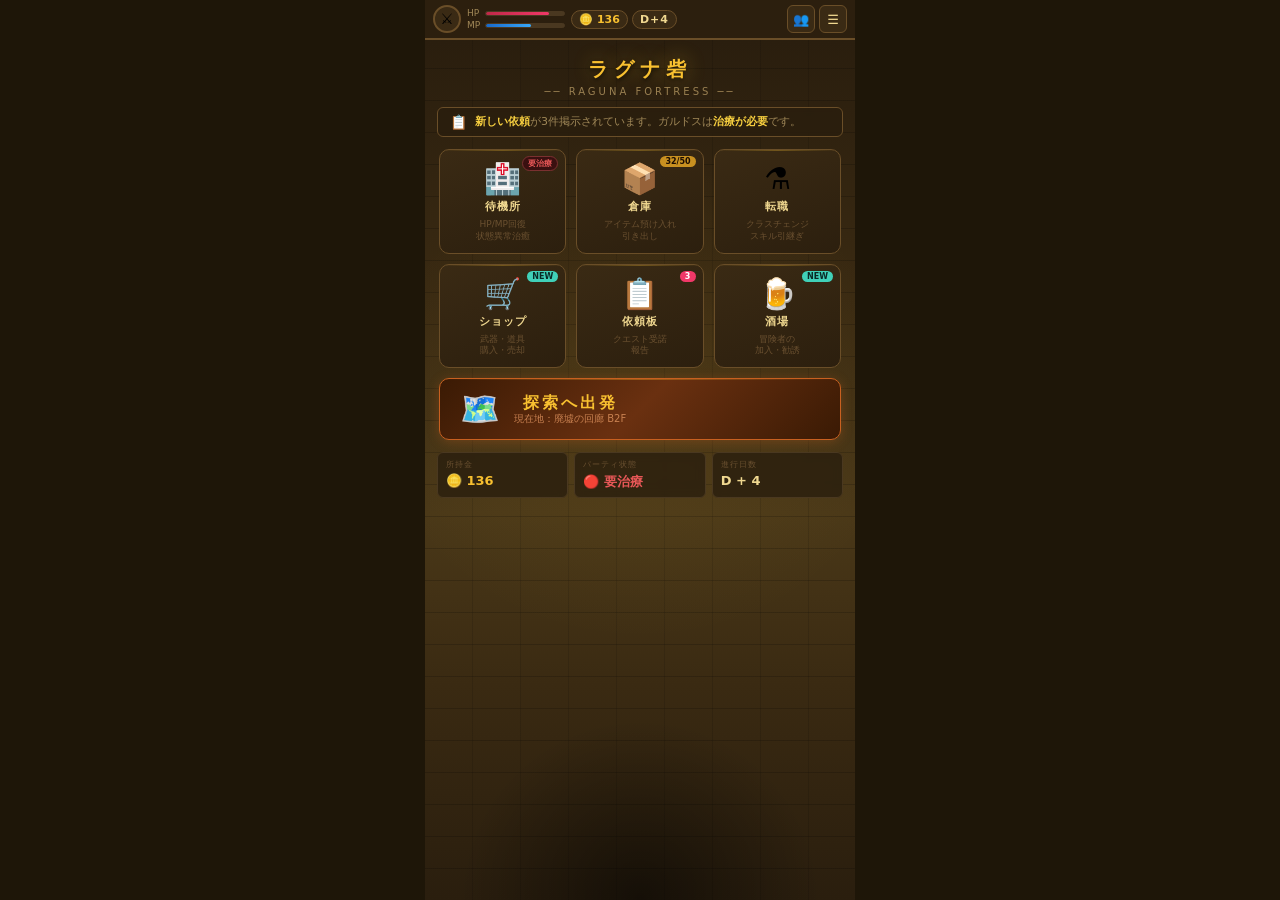
<file: docs/change_job_ui.html>
<!DOCTYPE html>
<html lang="ja">
<head>
<meta charset="UTF-8">
<meta name="viewport" content="width=device-width, initial-scale=1.0, maximum-scale=1.0, user-scalable=no">
<title>Base UI</title>
<style>
/* ══════════════════════════════════
   Reset & Root
══════════════════════════════════ */
*, *::before, *::after { box-sizing: border-box; margin: 0; padding: 0; }
:root {
  --bg:         #1e1608;
  --bg-warm:    #f5ead0;
  --panel:      #2c1f0e;
  --panel2:     #3a2a14;
  --panel3:     #4a3820;
  --border:     #6a4e28;
  --border2:    #4a3820;
  --text:       #f0d890;
  --text-dark:  #2a1a06;
  --text-sub:   #a08858;
  --text-dim:   #6a5030;
  --parch:      #c8a96e;
  --parch-dk:   #8a6535;
  --paper:      #f0e0b0;
  --paper2:     #e8d090;
  --gold:       #f8c030;
  --gold-dim:   #c89020;
  --hp-red:     #f03868;
  --hp-dark:    #7a1830;
  --mp-blue:    #38a8f8;
  --mp-dark:    #183878;
  --green:      #50d870;
  --red:        #e85858;
  --yellow:     #f8d040;
  --teal:       #40d0b8;
}
html, body {
  height: 100%;
  background: var(--bg);
  overflow: hidden;
  font-family: 'Hiragino Kaku Gothic ProN','Noto Sans JP',system-ui,sans-serif;
  touch-action: manipulation;
  -webkit-tap-highlight-color: transparent;
}

/* ══════════════════════════════════
   App / Screen Stack
══════════════════════════════════ */
#app {
  width: 100%; max-width: 430px;
  height: 100dvh; margin: 0 auto;
  position: relative; overflow: hidden;
}
.screen {
  position: absolute; inset: 0;
  display: flex; flex-direction: column;
  transition: transform 0.32s cubic-bezier(.4,0,.2,1), opacity 0.28s;
  will-change: transform;
}
.screen.hidden-right { transform: translateX(100%); }
.screen.hidden-left  { transform: translateX(-28%); opacity: 0.35; }

/* ══════════════════════════════════
   共通ヘッダー (HUD)
══════════════════════════════════ */
.hud {
  flex: 0 0 auto;
  background: var(--panel);
  border-bottom: 2px solid var(--border);
  position: relative; z-index: 20;
}
.hud-main {
  display: flex; align-items: center;
  gap: 6px; padding: 5px 8px;
}
.hud-char-icon {
  width: 28px; height: 28px; border-radius: 50%;
  background: var(--panel2); border: 2px solid var(--border);
  display: flex; align-items: center; justify-content: center;
  font-size: 15px; cursor: pointer; flex: 0 0 auto;
}
.hud-hp-mini { flex: 1; display: flex; flex-direction: column; gap: 2px; }
.hud-bar-row { display: flex; align-items: center; gap: 4px; }
.hud-bar-label { font-size: 9px; color: var(--text-sub); width: 14px; }
.hud-bar-track {
  flex: 1; height: 5px;
  background: var(--panel3); border: 1px solid var(--border2);
  border-radius: 3px; overflow: hidden;
}
.hud-bar-fill { height: 100%; border-radius: 3px; transition: width .4s; }
.fill-hp { background: linear-gradient(90deg,#c02848,#f03868); }
.fill-mp { background: linear-gradient(90deg,#1868c8,#38a8f8); }
.hud-stats { display: flex; gap: 4px; }
.hud-stat {
  background: var(--panel2); border: 1px solid var(--border);
  border-radius: 12px; padding: 2px 7px;
  display: flex; align-items: center; gap: 3px;
  font-size: 11px; font-weight: bold;
}
.hud-stat.gold { color: var(--gold); }
.hud-stat.day  { color: var(--text); letter-spacing: 1px; }
.hud-btns { display: flex; gap: 4px; }
.hud-icon-btn {
  width: 28px; height: 28px;
  background: var(--panel2); border: 1px solid var(--border);
  border-radius: 6px;
  display: flex; align-items: center; justify-content: center;
  font-size: 13px; cursor: pointer; color: var(--text);
  transition: background .12s;
}
.hud-icon-btn:active { background: var(--panel3); }

/* パーティパネル */
.party-panel {
  overflow: hidden; max-height: 0;
  transition: max-height .3s cubic-bezier(.4,0,.2,1);
}
.party-panel.open {
  max-height: 200px;
  border-top: 1px solid var(--border);
}
.party-grid {
  display: grid; grid-template-columns: 1fr 1fr;
  gap: 6px; padding: 8px;
}
.party-member {
  display: flex; align-items: center; gap: 6px;
  background: var(--panel2); border: 1px solid var(--border2);
  border-radius: 6px; padding: 5px 7px;
}
.party-icon { font-size: 18px; width: 24px; text-align: center; }
.party-bars { flex: 1; min-width: 0; }
.party-name { font-size: 9px; color: var(--text); margin-bottom: 3px; font-weight: bold; }
.party-bar-row { display: flex; align-items: center; gap: 3px; margin-bottom: 2px; }
.party-bar-label { font-size: 8px; color: var(--text-sub); width: 14px; }
.party-bar-track { flex: 1; height: 4px; background: #1a1008; border-radius: 2px; overflow: hidden; }
.party-bar-fill  { height: 100%; border-radius: 2px; transition: width .4s; }
.party-bar-val   { font-size: 8px; color: var(--text-sub); width: 26px; text-align: right; }
.party-status    { font-size: 8px; margin-top: 1px; }

/* ══════════════════════════════════
   拠点メイン画面
══════════════════════════════════ */
#screen-base { background: var(--bg); }

/* 拠点背景エリア */
#base-stage {
  flex: 1 1 auto;
  position: relative; overflow: hidden;
  /* 城壁・石畳風グラデーション */
  background:
    linear-gradient(180deg,
      #2a1e0e 0%,
      #3a2a12 30%,
      #4a3818 55%,
      #3a2a12 75%,
      #2a1e0e 100%);
  display: flex; flex-direction: column;
  align-items: center;
}

/* 装飾：石畳タイルパターン */
#base-stage::before {
  content: '';
  position: absolute; inset: 0;
  background-image:
    repeating-linear-gradient(0deg,   transparent, transparent 31px, rgba(0,0,0,0.18) 31px, rgba(0,0,0,0.18) 32px),
    repeating-linear-gradient(90deg,  transparent, transparent 47px, rgba(0,0,0,0.12) 47px, rgba(0,0,0,0.12) 48px);
  pointer-events: none;
}
/* 装飾：横長の光 */
#base-stage::after {
  content: '';
  position: absolute; inset: 0;
  background:
    radial-gradient(ellipse 90% 40% at 50% 42%, rgba(248,192,48,0.07) 0%, transparent 70%),
    radial-gradient(ellipse 60% 30% at 50% 100%, rgba(0,0,0,0.5) 0%, transparent 70%);
  pointer-events: none;
}

/* 拠点名バナー */
#base-banner {
  position: relative; z-index: 2;
  text-align: center;
  padding: 16px 0 10px;
}
#base-banner-title {
  font-size: 20px; font-weight: bold;
  color: var(--gold);
  letter-spacing: 6px;
  text-shadow: 0 0 20px rgba(248,192,48,0.4), 0 2px 4px rgba(0,0,0,0.8);
  font-family: 'Hiragino Mincho ProN', 'Yu Mincho', serif;
}
#base-banner-sub {
  font-size: 10px; color: var(--parch);
  letter-spacing: 3px; margin-top: 3px;
  opacity: 0.7;
}

/* 通知バー */
#base-notice {
  position: relative; z-index: 2;
  width: calc(100% - 24px);
  background: rgba(42,30,14,0.85);
  border: 1px solid var(--border);
  border-radius: 6px;
  padding: 6px 12px;
  margin-bottom: 12px;
  display: flex; align-items: center; gap: 8px;
  backdrop-filter: blur(4px);
}
#base-notice-icon { font-size: 14px; }
#base-notice-text { font-size: 11px; color: var(--text-sub); line-height: 1.4; }
#base-notice-text strong { color: var(--yellow); }

/* メニューグリッド */
#base-grid {
  position: relative; z-index: 2;
  width: 100%;
  display: grid;
  grid-template-columns: repeat(3, 1fr);
  gap: 10px;
  padding: 0 14px;
  flex: 0 0 auto;
}

/* 各拠点ボタン */
.base-btn {
  position: relative;
  background: linear-gradient(160deg, var(--panel2) 0%, var(--panel) 100%);
  border: 1px solid var(--border);
  border-radius: 10px;
  padding: 14px 8px 10px;
  display: flex; flex-direction: column;
  align-items: center; gap: 6px;
  cursor: pointer;
  transition: transform .15s cubic-bezier(.34,1.4,.64,1), border-color .15s, box-shadow .15s;
  overflow: hidden;
  min-height: 88px;
}
.base-btn::before {
  content: '';
  position: absolute; top: 0; left: 0; right: 0; height: 1px;
  background: linear-gradient(90deg, transparent, rgba(248,192,48,0.3), transparent);
}
.base-btn:active {
  transform: scale(0.94);
  border-color: var(--gold-dim);
  box-shadow: 0 0 12px rgba(248,192,48,0.2);
}
.base-btn.highlight {
  border-color: var(--gold-dim);
  box-shadow: 0 0 10px rgba(248,192,48,0.15);
}
.base-btn.danger { border-color: #8a3020; }
.base-btn.danger:active { box-shadow: 0 0 12px rgba(232,88,88,0.25); }

.base-btn-icon { font-size: 30px; line-height: 1; }
.base-btn-label {
  font-size: 11px; font-weight: bold;
  color: var(--text); letter-spacing: 1px;
  text-align: center; line-height: 1.2;
}
.base-btn-sub {
  font-size: 9px; color: var(--text-dim);
  text-align: center; line-height: 1.3;
}

/* バッジ */
.base-btn-badge {
  position: absolute; top: 6px; right: 7px;
  background: var(--hp-red); color: #fff;
  font-size: 8px; font-weight: bold;
  padding: 1px 5px; border-radius: 10px;
  min-width: 16px; text-align: center;
}
.base-btn-badge.new { background: var(--teal); color: #0a2a26; }
.base-btn-badge.gold-badge { background: var(--gold-dim); color: #1a0c00; }

/* 探索ボタン（大・横幅フル） */
#btn-explore {
  grid-column: 1 / -1;
  flex-direction: row;
  padding: 14px 20px;
  background: linear-gradient(135deg, #3a1a04, #6a3010, #3a1a04);
  border-color: #c86020;
  min-height: auto; gap: 14px;
  box-shadow: 0 2px 12px rgba(200,96,32,0.3);
}
#btn-explore::before {
  background: linear-gradient(90deg, transparent, rgba(248,160,32,0.4), transparent);
}
#btn-explore:active {
  border-color: var(--gold);
  box-shadow: 0 0 20px rgba(248,160,32,0.4);
}
#btn-explore .base-btn-icon { font-size: 32px; }
#btn-explore .base-btn-label { font-size: 16px; letter-spacing: 3px; color: var(--gold); }
#btn-explore .base-btn-sub { font-size: 10px; color: #c88050; text-align: left; }

/* ステータス帯 */
#base-footer {
  position: relative; z-index: 2;
  width: calc(100% - 24px);
  margin-top: 12px;
  display: flex; gap: 6px;
}
.base-footer-stat {
  flex: 1;
  background: rgba(42,30,14,0.8);
  border: 1px solid var(--border2);
  border-radius: 6px;
  padding: 6px 8px;
  display: flex; flex-direction: column; gap: 3px;
  backdrop-filter: blur(4px);
}
.base-footer-label { font-size: 8px; color: var(--text-dim); letter-spacing: 1px; text-transform: uppercase; }
.base-footer-val   { font-size: 13px; font-weight: bold; color: var(--text); }
.base-footer-val.gold  { color: var(--gold); }
.base-footer-val.green { color: var(--green); }
.base-footer-val.red   { color: var(--red); }

/* ══════════════════════════════════
   サブ画面共通
══════════════════════════════════ */
.sub-screen { background: var(--bg); z-index: 10; }

.sub-header {
  flex: 0 0 auto;
  background: var(--panel);
  border-bottom: 2px solid var(--border);
  padding: 8px 12px;
  display: flex; align-items: center; gap: 10px;
}
.sub-back-btn {
  width: 32px; height: 32px;
  background: var(--panel2); border: 1px solid var(--border);
  border-radius: 6px;
  display: flex; align-items: center; justify-content: center;
  font-size: 16px; cursor: pointer; color: var(--text);
  transition: background .12s; flex: 0 0 auto;
}
.sub-back-btn:active { background: var(--panel3); }
.sub-header-title { font-size: 14px; font-weight: bold; color: var(--text); letter-spacing: 2px; flex: 1; }
.sub-header-icon  { font-size: 20px; flex: 0 0 auto; }

.sub-body {
  flex: 1 1 auto; overflow-y: auto;
  padding: 14px;
  display: flex; flex-direction: column; gap: 12px;
}
.sub-body::-webkit-scrollbar { width: 3px; }
.sub-body::-webkit-scrollbar-thumb { background: var(--border); border-radius: 3px; }

/* セクションタイトル */
.section-title {
  font-size: 9px; color: var(--parch-dk);
  letter-spacing: 2.5px; text-transform: uppercase;
  padding-bottom: 6px;
  border-bottom: 1px solid var(--border2);
  display: flex; align-items: center; gap: 6px;
}
.section-title::before { content: '◆'; font-size: 7px; }

/* 汎用カード */
.info-card {
  background: var(--panel2); border: 1px solid var(--border2);
  border-radius: 8px; padding: 12px 14px;
}
.info-row {
  display: flex; justify-content: space-between; align-items: center;
  padding: 6px 0;
  border-bottom: 1px solid rgba(106,78,40,0.3);
  font-size: 12px;
}
.info-row:last-child { border-bottom: none; }
.info-row-label { color: var(--text-sub); }
.info-row-val   { color: var(--text); font-weight: bold; }
.info-row-val.gold   { color: var(--gold); }
.info-row-val.green  { color: var(--green); }
.info-row-val.red    { color: var(--red); }

/* アクションボタン */
.action-btn-full {
  width: 100%; padding: 12px;
  border-radius: 8px; border: none;
  font-size: 13px; font-weight: bold; letter-spacing: 1.5px;
  cursor: pointer;
  transition: filter .12s, transform .1s;
}
.action-btn-full:active { filter: brightness(.88); transform: scale(.98); }
.btn-gold    { background: linear-gradient(135deg,#c8860a,#f0a820); color: #1a0c00; box-shadow: 0 2px 8px rgba(200,134,10,.3); }
.btn-sub     { background: var(--panel2); border: 1px solid var(--border) !important; color: var(--text-sub); }
.btn-danger  { background: #3a1010; border: 1px solid #7a2020 !important; color: var(--red); }
.btn-teal    { background: linear-gradient(135deg,#0a5048,#10a080); color: #e0fff8; box-shadow: 0 2px 8px rgba(16,160,128,.25); }

/* ══════════════════════════════════
   待機所
══════════════════════════════════ */
#screen-inn .member-rest-card {
  background: var(--panel2); border: 1px solid var(--border2);
  border-radius: 8px; padding: 10px 12px;
  display: flex; align-items: center; gap: 10px;
}
.rest-avatar {
  width: 44px; height: 44px; border-radius: 50%;
  background: var(--panel3); border: 2px solid var(--border);
  display: flex; align-items: center; justify-content: center;
  font-size: 24px; flex: 0 0 auto;
}
.rest-member-info { flex: 1; min-width: 0; }
.rest-member-name { font-size: 13px; font-weight: bold; color: var(--text); margin-bottom: 5px; }
.rest-bar-row { display: flex; align-items: center; gap: 6px; margin-bottom: 3px; }
.rest-bar-label { font-size: 9px; color: var(--text-sub); width: 18px; }
.rest-bar-track { flex: 1; height: 6px; background: var(--panel3); border-radius: 3px; overflow: hidden; border: 1px solid var(--border2); }
.rest-bar-fill  { height: 100%; border-radius: 3px; transition: width .5s; }
.rest-bar-val   { font-size: 9px; color: var(--text-sub); width: 52px; text-align: right; font-variant-numeric: tabular-nums; }
.rest-status-badge {
  flex: 0 0 auto;
  font-size: 9px; padding: 3px 8px; border-radius: 10px; font-weight: bold;
}
.rs-good   { background: #103a10; color: var(--green); border: 1px solid #308030; }
.rs-warn   { background: #3a3010; color: var(--yellow); border: 1px solid #807030; }
.rs-bad    { background: #3a1010; color: var(--red); border: 1px solid #7a3030; }

.rest-cost-box {
  background: rgba(42,30,14,0.6);
  border: 1px solid var(--border2);
  border-radius: 8px; padding: 10px 14px;
  display: flex; align-items: center; justify-content: space-between;
}
.rest-cost-label { font-size: 11px; color: var(--text-sub); }
.rest-cost-val   { font-size: 16px; font-weight: bold; color: var(--gold); }

/* ══════════════════════════════════
   倉庫
══════════════════════════════════ */
#screen-storage .storage-tabs {
  display: flex; gap: 4px;
}
.storage-tab {
  flex: 1; padding: 7px; text-align: center;
  font-size: 10px; font-weight: bold; letter-spacing: .5px;
  background: var(--panel2); border: 1px solid var(--border2);
  border-radius: 6px; cursor: pointer; color: var(--text-sub);
  transition: background .12s;
}
.storage-tab.active { background: var(--gold-dim); border-color: var(--gold); color: #1a0c00; }

.storage-grid {
  display: grid; grid-template-columns: 1fr 1fr; gap: 8px;
}
.storage-item {
  background: var(--panel2); border: 1px solid var(--border2);
  border-radius: 8px; padding: 9px 10px;
  display: flex; align-items: center; gap: 8px;
  cursor: pointer; position: relative;
  transition: border-color .12s, background .12s;
}
.storage-item:active { background: var(--panel3); }
.storage-item-icon {
  width: 36px; height: 36px; border-radius: 6px;
  background: var(--panel3); border: 1px solid var(--border2);
  display: flex; align-items: center; justify-content: center; font-size: 20px;
  flex: 0 0 auto;
}
.storage-item-name { font-size: 11px; font-weight: bold; color: var(--text); }
.storage-item-sub  { font-size: 9px; color: var(--text-dim); margin-top: 2px; }
.storage-item-qty  { position: absolute; top: 5px; right: 7px; font-size: 9px; color: var(--text-sub); font-weight: bold; }
.storage-capacity  {
  display: flex; align-items: center; justify-content: space-between;
  font-size: 10px; color: var(--text-sub);
  background: var(--panel2); border: 1px solid var(--border2);
  border-radius: 6px; padding: 7px 12px;
}
.storage-capacity-bar {
  width: 120px; height: 5px;
  background: var(--panel3); border-radius: 3px; overflow: hidden;
}
.storage-capacity-fill { height: 100%; background: linear-gradient(90deg,var(--teal),#20d8b0); border-radius: 3px; }

/* ══════════════════════════════════
   転職
══════════════════════════════════ */
.job-member-select {
  display: flex; gap: 6px;
}
.job-member-btn {
  flex: 1; padding: 8px 4px;
  background: var(--panel2); border: 1px solid var(--border2);
  border-radius: 8px;
  display: flex; flex-direction: column; align-items: center; gap: 3px;
  cursor: pointer; transition: border-color .12s;
  font-size: 20px;
}
.job-member-btn.active { border-color: var(--gold); }
.job-member-btn-name { font-size: 8px; color: var(--text-sub); }
.job-member-btn-cls  { font-size: 8px; color: var(--text-dim); }

.job-grid {
  display: grid; grid-template-columns: 1fr 1fr; gap: 8px;
}
.job-card {
  background: var(--panel2); border: 1px solid var(--border2);
  border-radius: 8px; padding: 10px 12px;
  cursor: pointer; transition: border-color .12s, background .12s;
  position: relative; overflow: hidden;
}
.job-card:active { background: var(--panel3); }
.job-card.current { border-color: var(--gold-dim); }
.job-card.current::after {
  content: '現在'; position: absolute; top: 6px; right: 6px;
  background: var(--gold-dim); color: #1a0c00;
  font-size: 7px; font-weight: bold; padding: 1px 5px; border-radius: 3px;
}
.job-card.locked { opacity: 0.4; cursor: not-allowed; pointer-events: none; }
.job-card-icon { font-size: 24px; margin-bottom: 5px; }
.job-card-name { font-size: 12px; font-weight: bold; color: var(--text); margin-bottom: 2px; }
.job-card-sub  { font-size: 9px; color: var(--text-dim); line-height: 1.4; }
.job-card-tags { display: flex; flex-wrap: wrap; gap: 3px; margin-top: 6px; }
.job-tag {
  font-size: 7px; padding: 1px 5px; border-radius: 10px;
  background: var(--panel3); border: 1px solid var(--border2); color: var(--text-sub);
}
.job-cost {
  font-size: 9px; color: var(--gold); margin-top: 5px; font-weight: bold;
}
.job-req {
  font-size: 8px; color: var(--text-dim); margin-top: 2px;
}

/* ══════════════════════════════════
   ショップ
══════════════════════════════════ */
.shop-category-bar {
  display: flex; gap: 4px; overflow-x: auto;
}
.shop-category-bar::-webkit-scrollbar { display: none; }
.shop-cat-btn {
  flex: 0 0 auto; padding: 5px 12px;
  background: var(--panel2); border: 1px solid var(--border2);
  border-radius: 20px; font-size: 10px; font-weight: bold;
  color: var(--text-sub); cursor: pointer; white-space: nowrap;
  transition: background .12s;
}
.shop-cat-btn.active { background: var(--gold-dim); border-color: var(--gold); color: #1a0c00; }

.shop-item-list { display: flex; flex-direction: column; gap: 6px; }
.shop-item {
  background: var(--panel2); border: 1px solid var(--border2);
  border-radius: 8px; padding: 10px 12px;
  display: flex; align-items: center; gap: 10px;
  transition: background .12s;
}
.shop-item-icon {
  width: 40px; height: 40px; border-radius: 7px;
  background: var(--panel3); border: 1px solid var(--border2);
  display: flex; align-items: center; justify-content: center; font-size: 22px;
  flex: 0 0 auto;
}
.shop-item-info { flex: 1; min-width: 0; }
.shop-item-name { font-size: 12px; font-weight: bold; color: var(--text); margin-bottom: 2px; }
.shop-item-desc { font-size: 9px; color: var(--text-dim); line-height: 1.4; }
.shop-item-rarity-elite  { color: #e8c030; }
.shop-item-rarity-rare   { color: #6090e0; }
.shop-item-price {
  display: flex; flex-direction: column; align-items: flex-end; gap: 4px; flex: 0 0 auto;
}
.shop-item-cost { font-size: 13px; font-weight: bold; color: var(--gold); white-space: nowrap; }
.shop-buy-btn {
  padding: 4px 12px; border-radius: 6px;
  background: var(--gold-dim); border: none;
  font-size: 10px; font-weight: bold; color: #1a0c00;
  cursor: pointer; letter-spacing: .5px;
  transition: filter .12s;
}
.shop-buy-btn:active { filter: brightness(.85); }
.shop-buy-btn.disabled { background: var(--panel3); color: var(--text-dim); cursor: not-allowed; pointer-events: none; }

/* ══════════════════════════════════
   依頼板
══════════════════════════════════ */
.board-tabs { display: flex; gap: 4px; }
.board-tab {
  flex: 1; padding: 7px; text-align: center;
  font-size: 10px; font-weight: bold; letter-spacing: .5px;
  background: var(--panel2); border: 1px solid var(--border2);
  border-radius: 6px; cursor: pointer; color: var(--text-sub);
  transition: background .12s;
}
.board-tab.active { background: var(--gold-dim); border-color: var(--gold); color: #1a0c00; }

.quest-card {
  background: var(--panel2); border: 1px solid var(--border2);
  border-radius: 8px; padding: 11px 13px;
  cursor: pointer; transition: border-color .12s;
}
.quest-card:active { background: var(--panel3); }
.quest-card.urgent { border-left: 3px solid var(--red); }
.quest-card.accepted { border-left: 3px solid var(--teal); }
.quest-header { display: flex; align-items: flex-start; gap: 8px; margin-bottom: 6px; }
.quest-icon   { font-size: 22px; flex: 0 0 auto; margin-top: 1px; }
.quest-title-wrap { flex: 1; }
.quest-title  { font-size: 13px; font-weight: bold; color: var(--text); line-height: 1.3; }
.quest-client { font-size: 9px; color: var(--text-dim); margin-top: 2px; }
.quest-badge  {
  flex: 0 0 auto; font-size: 8px; font-weight: bold;
  padding: 2px 7px; border-radius: 10px; letter-spacing: .5px;
}
.qb-urgent   { background: #3a1010; color: var(--red);   border: 1px solid #7a2020; }
.qb-normal   { background: var(--panel3); color: var(--text-sub); border: 1px solid var(--border2); }
.qb-accepted { background: #0a2a28; color: var(--teal);  border: 1px solid #207060; }
.qb-done     { background: #103a10; color: var(--green); border: 1px solid #308030; }
.quest-desc  { font-size: 11px; color: var(--text-sub); line-height: 1.6; margin-bottom: 8px; }
.quest-footer { display: flex; align-items: center; gap: 8px; }
.quest-rewards { display: flex; gap: 5px; flex-wrap: wrap; flex: 1; }
.quest-reward-chip {
  font-size: 10px; color: var(--text);
  background: var(--panel3); border: 1px solid var(--border2);
  border-radius: 10px; padding: 2px 8px;
}
.quest-deadline { font-size: 9px; color: var(--text-dim); white-space: nowrap; }
.quest-accept-btn {
  width: 100%; padding: 10px; border-radius: 7px; border: none;
  font-size: 12px; font-weight: bold; letter-spacing: 1px;
  cursor: pointer; margin-top: 8px;
  background: linear-gradient(135deg,#0a5048,#10a080); color: #e0fff8;
  transition: filter .12s;
}
.quest-accept-btn:active { filter: brightness(.85); }

/* ══════════════════════════════════
   拠点メニューモーダル
══════════════════════════════════ */
#base-menu-overlay {
  position: absolute; inset: 0;
  background: rgba(0,0,0,0);
  pointer-events: none;
  transition: background .25s;
  z-index: 200;
  display: flex; align-items: flex-end; justify-content: center;
}
#base-menu-overlay.open {
  background: rgba(0,0,0,.82);
  pointer-events: all;
}
#base-menu-panel {
  width: 100%; height: 78dvh;
  background: var(--panel);
  border-top: 2px solid var(--border);
  border-radius: 18px 18px 0 0;
  display: flex; flex-direction: column;
  transform: translateY(100%);
  transition: transform .32s cubic-bezier(.32,.72,0,1);
  overflow: hidden;
}
#base-menu-overlay.open #base-menu-panel { transform: translateY(0); }
.bm-handle { width: 38px; height: 4px; background: var(--border); border-radius: 2px; margin: 8px auto 0; }

#base-menu-nav {
  flex: 0 0 auto;
  background: var(--panel2);
  border-bottom: 1px solid var(--border);
  padding: 0 4px;
  display: flex; align-items: stretch; overflow-x: auto; gap: 0;
}
#base-menu-nav::-webkit-scrollbar { display: none; }
.bm-nav-tab {
  flex: 0 0 auto; padding: 10px 10px 8px;
  display: flex; flex-direction: column; align-items: center; gap: 3px;
  cursor: pointer; min-width: 54px;
  border-bottom: 3px solid transparent;
  transition: border-color .15s, opacity .15s; opacity: .55;
}
.bm-nav-tab.active { border-bottom-color: var(--gold); opacity: 1; }
.bm-nav-tab .nav-icon  { font-size: 18px; line-height: 1; }
.bm-nav-tab .nav-label { font-size: 8px; color: var(--text); letter-spacing: .5px; white-space: nowrap; }

.bm-content { flex: 1 1 auto; overflow-y: auto; display: none; }
.bm-content.active { display: flex; flex-direction: column; }
.bm-content::-webkit-scrollbar { width: 3px; }
.bm-content::-webkit-scrollbar-thumb { background: var(--border); border-radius: 3px; }

/* メニューホーム */
#bm-home { padding: 12px; gap: 6px; }
.bm-list-item {
  display: flex; align-items: center; gap: 12px;
  padding: 11px 14px; border-radius: 8px;
  cursor: pointer; transition: background .12s;
  background: var(--panel2); border: 1px solid var(--border2);
}
.bm-list-item:active { background: var(--panel3); }
.bm-list-icon {
  width: 36px; height: 36px;
  background: var(--panel3); border: 1px solid var(--border2);
  border-radius: 8px; display: flex; align-items: center; justify-content: center;
  font-size: 18px; flex: 0 0 auto;
}
.bm-list-text { flex: 1; }
.bm-list-label { font-size: 14px; color: var(--text); font-weight: bold; letter-spacing: .5px; }
.bm-list-sub   { font-size: 10px; color: var(--text-dim); margin-top: 2px; }
.bm-list-arrow { color: var(--border); font-size: 13px; }
.bm-divider    { height: 1px; background: var(--border2); margin: 4px 0; }
.bm-danger .bm-list-label { color: var(--red); }

/* パーティ（メニュー内） */
#bm-party { display: flex; flex-direction: column; }
.bm-member-tabs {
  flex: 0 0 auto; display: flex;
  border-bottom: 1px solid var(--border);
  background: var(--panel2);
}
.bm-member-tab {
  flex: 1; padding: 8px 4px 6px;
  display: flex; flex-direction: column; align-items: center; gap: 2px;
  cursor: pointer; border-bottom: 3px solid transparent;
  transition: border-color .15s, opacity .15s; opacity: .5;
}
.bm-member-tab.active { border-bottom-color: var(--gold); opacity: 1; }
.bm-member-tab-icon { font-size: 20px; line-height: 1; }
.bm-member-tab-name { font-size: 8px; color: var(--text); white-space: nowrap; }
.bm-member-tab-hp   { font-size: 7px; color: var(--text-sub); }

.bm-sub-tabs {
  flex: 0 0 auto; display: flex;
  border-bottom: 1px solid var(--border); padding: 0 8px;
}
.bm-sub-tab {
  flex: 1; padding: 7px 0 5px; font-size: 10px; color: var(--text-sub);
  text-align: center; cursor: pointer; letter-spacing: 1px;
  border-bottom: 2px solid transparent; transition: color .15s, border-color .15s;
}
.bm-sub-tab.active { color: var(--gold); border-bottom-color: var(--gold); }

.bm-sub-content { flex: 1; overflow-y: auto; }
.bm-sub-content::-webkit-scrollbar { width: 3px; }
.bm-sub-content::-webkit-scrollbar-thumb { background: var(--border); border-radius: 3px; }

/* ステータス */
.status-panel  { padding: 12px; display: flex; flex-direction: column; gap: 10px; }
.status-header { display: flex; align-items: center; gap: 12px; background: var(--panel2); border: 1px solid var(--border2); border-radius: 8px; padding: 12px; }
.status-avatar { width: 52px; height: 52px; border-radius: 50%; background: var(--panel3); border: 2px solid var(--border); display: flex; align-items: center; justify-content: center; font-size: 28px; flex: 0 0 auto; }
.status-name  { font-size: 16px; font-weight: bold; color: var(--text); letter-spacing: 1px; }
.status-class { font-size: 10px; color: var(--text-sub); margin-top: 2px; }
.status-lv    { font-size: 11px; color: var(--gold); margin-top: 3px; font-weight: bold; }
.status-cond  { font-size: 10px; margin-top: 3px; }
.status-bars-box { background: var(--panel2); border: 1px solid var(--border2); border-radius: 8px; padding: 10px 12px; display: flex; flex-direction: column; gap: 7px; }
.status-bar-row { display: flex; align-items: center; gap: 8px; }
.status-bar-label { font-size: 10px; color: var(--text-sub); width: 22px; }
.status-bar-track { flex: 1; height: 8px; background: var(--panel3); border: 1px solid var(--border2); border-radius: 4px; overflow: hidden; }
.status-bar-fill  { height: 100%; border-radius: 4px; transition: width .5s; }
.status-bar-val   { font-size: 10px; color: var(--text); width: 56px; text-align: right; font-variant-numeric: tabular-nums; }
.status-params    { display: grid; grid-template-columns: 1fr 1fr; gap: 6px; }
.status-param     { background: var(--panel2); border: 1px solid var(--border2); border-radius: 6px; padding: 7px 10px; display: flex; justify-content: space-between; align-items: center; }
.status-param-label { font-size: 10px; color: var(--text-sub); }
.status-param-val   { font-size: 13px; font-weight: bold; color: var(--text); }

/* 装備 */
.equip-panel { padding: 12px; display: flex; flex-direction: column; gap: 8px; }
.equip-slot  { background: var(--panel2); border: 1px solid var(--border2); border-radius: 8px; padding: 10px 12px; display: flex; align-items: center; gap: 10px; cursor: pointer; transition: border-color .15s; }
.equip-slot:active { background: var(--panel3); }
.equip-slot-label { font-size: 9px; color: var(--text-dim); width: 40px; flex: 0 0 auto; letter-spacing: .5px; }
.equip-slot-icon  { width: 36px; height: 36px; border-radius: 6px; background: var(--panel3); border: 1px solid var(--border2); display: flex; align-items: center; justify-content: center; font-size: 20px; flex: 0 0 auto; }
.equip-slot-info  { flex: 1; min-width: 0; }
.equip-slot-name  { font-size: 12px; font-weight: bold; color: var(--text); }
.equip-slot-name.rarity-elite { color: #e8c030; }
.equip-slot-name.rarity-rare  { color: #6090e0; }
.equip-slot-stats { font-size: 9px; color: var(--text-sub); margin-top: 2px; }
.equip-slot-empty { font-size: 11px; color: var(--text-dim); font-style: italic; }
.equip-slot-arrow { color: var(--text-dim); font-size: 11px; }

/* スキル */
.skill-panel { padding: 12px; display: flex; flex-direction: column; gap: 8px; }
.skill-card  { background: var(--panel2); border: 1px solid var(--border2); border-radius: 8px; padding: 10px 12px; display: flex; align-items: flex-start; gap: 10px; }
.skill-icon  { width: 40px; height: 40px; border-radius: 8px; background: var(--panel3); border: 1px solid var(--border2); display: flex; align-items: center; justify-content: center; font-size: 22px; flex: 0 0 auto; }
.skill-info  { flex: 1; }
.skill-name  { font-size: 12px; font-weight: bold; color: var(--text); margin-bottom: 3px; }
.skill-tags  { display: flex; gap: 4px; flex-wrap: wrap; margin-bottom: 4px; }
.skill-tag   { font-size: 8px; padding: 1px 6px; border-radius: 10px; font-weight: bold; }
.tag-atk     { background: #3a1010; color: #f07070; border: 1px solid #7a3030; }
.tag-mag     { background: #1a1040; color: #8080f0; border: 1px solid #4040a0; }
.tag-heal    { background: #103a10; color: #50d870; border: 1px solid #308030; }
.tag-buff    { background: #3a3010; color: #d8d050; border: 1px solid #807030; }
.tag-passive { background: #2a2a2a; color: #a0a0a0; border: 1px solid #606060; }
.skill-desc  { font-size: 10px; color: var(--text-sub); line-height: 1.5; }
.skill-cost  { font-size: 9px; color: #5080c0; margin-top: 4px; font-weight: bold; }

/* ══════════════════════════════════
   酒場
══════════════════════════════════ */

/* 酒場ステージ背景 */
#screen-tavern { background: #1a0e04; }
#tavern-body {
  flex: 1 1 auto; overflow-y: auto;
  display: flex; flex-direction: column;
}
#tavern-body::-webkit-scrollbar { width: 3px; }
#tavern-body::-webkit-scrollbar-thumb { background: var(--border); border-radius: 3px; }

/* 酒場ヘッダーバナー */
#tavern-banner {
  flex: 0 0 auto;
  background: linear-gradient(180deg, #2a1606 0%, #1a0e04 100%);
  border-bottom: 1px solid var(--border2);
  padding: 10px 14px 10px;
  display: flex; align-items: center; justify-content: space-between;
  position: relative; overflow: hidden;
}
#tavern-banner::before {
  content: '';
  position: absolute; inset: 0;
  background: radial-gradient(ellipse 80% 100% at 50% 0%, rgba(248,192,48,0.07), transparent 70%);
  pointer-events: none;
}
#tavern-banner-left { position: relative; z-index: 1; }
#tavern-banner-title {
  font-size: 16px; font-weight: bold; color: var(--gold);
  letter-spacing: 3px;
  font-family: 'Hiragino Mincho ProN','Yu Mincho',serif;
  text-shadow: 0 0 12px rgba(248,192,48,0.4);
}
#tavern-banner-sub { font-size: 9px; color: var(--text-dim); letter-spacing: 2px; margin-top: 2px; }
#tavern-count-box {
  position: relative; z-index: 1;
  background: var(--panel2); border: 1px solid var(--border2);
  border-radius: 8px; padding: 5px 12px; text-align: center;
}
#tavern-count-num { font-size: 18px; font-weight: bold; color: var(--gold); line-height: 1; }
#tavern-count-label { font-size: 8px; color: var(--text-dim); letter-spacing: 1px; margin-top: 1px; }

/* フィルタバー */
#tavern-filter-bar {
  flex: 0 0 auto;
  display: flex; gap: 4px;
  padding: 8px 10px;
  border-bottom: 1px solid var(--border2);
  background: var(--panel);
  overflow-x: auto;
}
#tavern-filter-bar::-webkit-scrollbar { display: none; }
.tavern-filter-btn {
  flex: 0 0 auto; padding: 4px 12px;
  background: var(--panel2); border: 1px solid var(--border2);
  border-radius: 20px; font-size: 10px; font-weight: bold;
  color: var(--text-sub); cursor: pointer; white-space: nowrap;
  transition: background .12s;
}
.tavern-filter-btn.active { background: var(--gold-dim); border-color: var(--gold); color: #1a0c00; }

/* 冒険者リスト */
#tavern-adventurer-list {
  flex: 1; padding: 10px;
  display: flex; flex-direction: column; gap: 8px;
  overflow-y: auto;
}
#tavern-adventurer-list::-webkit-scrollbar { width: 3px; }
#tavern-adventurer-list::-webkit-scrollbar-thumb { background: var(--border); border-radius: 3px; }

/* ミニカード */
.adv-mini-card {
  background: var(--panel2); border: 1px solid var(--border2);
  border-radius: 10px; padding: 10px 12px;
  display: flex; align-items: center; gap: 10px;
  cursor: pointer;
  transition: border-color .15s, background .12s, transform .12s;
  position: relative; overflow: hidden;
}
.adv-mini-card::before {
  content: '';
  position: absolute; top: 0; left: 0; right: 0; height: 1px;
  background: linear-gradient(90deg, transparent, rgba(248,192,48,0.2), transparent);
}
.adv-mini-card:active { background: var(--panel3); transform: scale(0.98); }
.adv-mini-card.rarity-rare   { border-color: #4060c0; }
.adv-mini-card.rarity-elite  { border-color: var(--gold-dim); box-shadow: 0 0 8px rgba(248,192,48,0.15); }
.adv-mini-card.rarity-epic   { border-color: #8030b0; box-shadow: 0 0 10px rgba(160,64,200,0.2); }

/* アバター */
.adv-avatar {
  width: 52px; height: 52px; border-radius: 50%;
  background: var(--panel3); border: 2px solid var(--border);
  display: flex; align-items: center; justify-content: center;
  font-size: 28px; flex: 0 0 auto; position: relative;
}
.adv-avatar.rarity-rare   { border-color: #4060c0; }
.adv-avatar.rarity-elite  { border-color: var(--gold-dim); }
.adv-avatar.rarity-epic   { border-color: #8030b0; }
.adv-rarity-ring {
  position: absolute; inset: -3px; border-radius: 50%;
  border: 2px solid transparent; pointer-events: none;
}
.rarity-elite  .adv-rarity-ring { border-color: rgba(248,192,48,0.5); }
.rarity-epic   .adv-rarity-ring { border-color: rgba(160,64,200,0.5); }

/* カード中央情報 */
.adv-info { flex: 1; min-width: 0; }
.adv-name-row { display: flex; align-items: center; gap: 6px; margin-bottom: 3px; }
.adv-name { font-size: 14px; font-weight: bold; color: var(--text); }
.adv-rarity-badge {
  font-size: 7px; font-weight: bold; padding: 1px 6px; border-radius: 10px;
}
.rb-normal { background: var(--panel3); color: var(--text-sub); border: 1px solid var(--border2); }
.rb-rare   { background: #1a2050; color: #8090f0; border: 1px solid #4060c0; }
.rb-elite  { background: #3a2800; color: var(--gold); border: 1px solid var(--gold-dim); }
.rb-epic   { background: #280040; color: #c060f0; border: 1px solid #8030b0; }

.adv-cls-lv { font-size: 10px; color: var(--text-sub); margin-bottom: 5px; }
.adv-stats-row { display: flex; gap: 6px; flex-wrap: wrap; }
.adv-stat-chip {
  font-size: 9px; color: var(--text-sub);
  background: var(--panel3); border: 1px solid var(--border2);
  border-radius: 4px; padding: 1px 5px;
}
.adv-stat-chip.high { color: var(--green); border-color: #308030; }

/* 右側情報 */
.adv-right { flex: 0 0 auto; display: flex; flex-direction: column; align-items: flex-end; gap: 4px; }
.adv-fee { font-size: 12px; font-weight: bold; color: var(--gold); }
.adv-fee-label { font-size: 8px; color: var(--text-dim); }
.adv-deadline {
  font-size: 9px; padding: 2px 7px; border-radius: 10px;
  border: 1px solid var(--border2); background: var(--panel3); color: var(--text-dim);
}
.adv-deadline.urgent { color: var(--red); border-color: #7a2020; background: #2a0808; }
.adv-hp-bar-wrap { width: 56px; }
.adv-hp-bar-track {
  width: 100%; height: 3px;
  background: var(--panel3); border-radius: 2px; overflow: hidden; margin-top: 2px;
}
.adv-hp-bar-fill { height: 100%; border-radius: 2px; }

/* ══════════════════════════════════
   冒険者詳細画面
══════════════════════════════════ */
#screen-adv-detail { background: #1a0e04; z-index: 15; }

#adv-detail-hero {
  flex: 0 0 auto;
  background: linear-gradient(180deg, #2a1606, #1a0e04);
  border-bottom: 1px solid var(--border2);
  padding: 16px 16px 14px;
  display: flex; align-items: flex-start; gap: 14px;
  position: relative; overflow: hidden;
}
#adv-detail-hero::before {
  content: '';
  position: absolute; inset: 0;
  background: radial-gradient(ellipse 80% 80% at 20% 50%, rgba(248,192,48,0.06), transparent 60%);
  pointer-events: none;
}
#adv-detail-avatar {
  width: 72px; height: 72px; border-radius: 50%;
  background: var(--panel3); border: 3px solid var(--border);
  display: flex; align-items: center; justify-content: center;
  font-size: 40px; flex: 0 0 auto; position: relative; z-index: 1;
}
#adv-detail-hero-info { flex: 1; position: relative; z-index: 1; }
#adv-detail-name { font-size: 20px; font-weight: bold; color: var(--text); letter-spacing: 1px; margin-bottom: 3px; }
#adv-detail-cls  { font-size: 11px; color: var(--text-sub); margin-bottom: 2px; }
#adv-detail-lv   { font-size: 12px; font-weight: bold; color: var(--gold); margin-bottom: 6px; }
#adv-detail-rarity { display: inline-block; font-size: 9px; font-weight: bold; padding: 2px 9px; border-radius: 10px; letter-spacing: 1px; }
#adv-detail-personality { font-size: 10px; color: var(--text-dim); margin-top: 5px; font-style: italic; }

#adv-detail-body {
  flex: 1 1 auto; overflow-y: auto;
  display: flex; flex-direction: column; gap: 12px;
  padding: 12px 14px;
}
#adv-detail-body::-webkit-scrollbar { width: 3px; }
#adv-detail-body::-webkit-scrollbar-thumb { background: var(--border); border-radius: 3px; }

/* HP/MPバー（詳細） */
.detail-bar-box {
  background: var(--panel2); border: 1px solid var(--border2);
  border-radius: 8px; padding: 10px 12px;
  display: flex; flex-direction: column; gap: 7px;
}
.detail-bar-row { display: flex; align-items: center; gap: 8px; }
.detail-bar-label { font-size: 10px; color: var(--text-sub); width: 22px; }
.detail-bar-track { flex: 1; height: 8px; background: var(--panel3); border: 1px solid var(--border2); border-radius: 4px; overflow: hidden; }
.detail-bar-fill  { height: 100%; border-radius: 4px; }
.detail-bar-val   { font-size: 10px; color: var(--text); width: 60px; text-align: right; font-variant-numeric: tabular-nums; }

/* パラメータグリッド */
.detail-params { display: grid; grid-template-columns: repeat(3,1fr); gap: 6px; }
.detail-param {
  background: var(--panel2); border: 1px solid var(--border2);
  border-radius: 6px; padding: 7px 8px;
  display: flex; flex-direction: column; align-items: center; gap: 2px;
}
.detail-param-label { font-size: 9px; color: var(--text-sub); }
.detail-param-val   { font-size: 15px; font-weight: bold; color: var(--text); }
.detail-param.highlight .detail-param-val { color: var(--green); }

/* スキルリスト（コンパクト） */
.detail-skill-item {
  background: var(--panel2); border: 1px solid var(--border2);
  border-radius: 7px; padding: 8px 10px;
  display: flex; align-items: flex-start; gap: 8px;
}
.detail-skill-icon {
  width: 34px; height: 34px; border-radius: 7px;
  background: var(--panel3); border: 1px solid var(--border2);
  display: flex; align-items: center; justify-content: center;
  font-size: 18px; flex: 0 0 auto;
}
.detail-skill-name { font-size: 11px; font-weight: bold; color: var(--text); margin-bottom: 3px; }
.detail-skill-desc { font-size: 10px; color: var(--text-sub); line-height: 1.4; }
.detail-skill-cost { font-size: 8px; color: #5080c0; margin-top: 3px; }

/* 採用フッター */
#adv-detail-footer {
  flex: 0 0 auto;
  padding: 10px 14px 28px;
  background: var(--panel);
  border-top: 1px solid var(--border2);
  display: flex; flex-direction: column; gap: 8px;
}
.adv-hire-info {
  display: flex; justify-content: space-between; align-items: center;
  background: var(--panel2); border: 1px solid var(--border2);
  border-radius: 8px; padding: 8px 14px;
}
.adv-hire-info-label { font-size: 11px; color: var(--text-sub); }
.adv-hire-info-val   { font-size: 14px; font-weight: bold; color: var(--gold); }
.adv-hire-deadline   { font-size: 10px; color: var(--text-dim); }
</style>
</head>
<body>
<div id="app">

<!-- ══ 拠点メイン ══ -->
<div id="screen-base" class="screen">
  <!-- HUD（共通） -->
  <div class="hud" id="base-hud">
    <div class="hud-main">
      <div class="hud-char-icon" onclick="toggleParty('base')">⚔️</div>
      <div class="hud-hp-mini">
        <div class="hud-bar-row">
          <span class="hud-bar-label">HP</span>
          <div class="hud-bar-track"><div class="hud-bar-fill fill-hp" style="width:81%"></div></div>
        </div>
        <div class="hud-bar-row">
          <span class="hud-bar-label">MP</span>
          <div class="hud-bar-track"><div class="hud-bar-fill fill-mp" style="width:58%"></div></div>
        </div>
      </div>
      <div class="hud-stats">
        <div class="hud-stat gold">🪙 136</div>
        <div class="hud-stat day">D+4</div>
      </div>
      <div style="flex:1"></div>
      <div class="hud-btns">
        <div class="hud-icon-btn" onclick="toggleParty('base')">👥</div>
        <div class="hud-icon-btn" onclick="openBaseMenu('bm-home')">☰</div>
      </div>
    </div>
    <div class="party-panel" id="party-panel-base">
      <div class="party-grid" id="party-grid-base"></div>
    </div>
  </div>

  <!-- 拠点ステージ -->
  <div id="base-stage">
    <div id="base-banner">
      <div id="base-banner-title">ラグナ砦</div>
      <div id="base-banner-sub">── RAGUNA FORTRESS ──</div>
    </div>

    <div id="base-notice">
      <span id="base-notice-icon">📋</span>
      <div id="base-notice-text"><strong>新しい依頼</strong>が3件掲示されています。ガルドスは<strong>治療が必要</strong>です。</div>
    </div>

    <div id="base-grid">
      <div class="base-btn" onclick="goSub('inn')">
        <span class="base-btn-icon">🏥</span>
        <span class="base-btn-label">待機所</span>
        <span class="base-btn-sub">HP/MP回復<br>状態異常治癒</span>
        <span class="base-btn-badge rs-bad">要治療</span>
      </div>
      <div class="base-btn" onclick="goSub('storage')">
        <span class="base-btn-icon">📦</span>
        <span class="base-btn-label">倉庫</span>
        <span class="base-btn-sub">アイテム預け入れ<br>引き出し</span>
        <span class="base-btn-badge gold-badge">32/50</span>
      </div>
      <div class="base-btn" onclick="goSub('job')">
        <span class="base-btn-icon">⚗️</span>
        <span class="base-btn-label">転職</span>
        <span class="base-btn-sub">クラスチェンジ<br>スキル引継ぎ</span>
      </div>
      <div class="base-btn" onclick="goSub('shop')">
        <span class="base-btn-icon">🛒</span>
        <span class="base-btn-label">ショップ</span>
        <span class="base-btn-sub">武器・道具<br>購入・売却</span>
        <span class="base-btn-badge new">NEW</span>
      </div>
      <div class="base-btn" onclick="goSub('board')">
        <span class="base-btn-icon">📋</span>
        <span class="base-btn-label">依頼板</span>
        <span class="base-btn-sub">クエスト受諾<br>報告</span>
        <span class="base-btn-badge">3</span>
      </div>
      <div class="base-btn" onclick="goSub('tavern')">
        <span class="base-btn-icon">🍺</span>
        <span class="base-btn-label">酒場</span>
        <span class="base-btn-sub">冒険者の<br>加入・勧誘</span>
        <span class="base-btn-badge new" id="tavern-new-badge">NEW</span>
      </div>
      <!-- 探索ボタン（全幅） -->
      <div class="base-btn highlight" id="btn-explore" onclick="goSub('explore-confirm')">
        <span class="base-btn-icon">🗺️</span>
        <div>
          <div class="base-btn-label">探索へ出発</div>
          <div class="base-btn-sub">現在地：廃墟の回廊 B2F</div>
        </div>
      </div>
    </div>

    <div id="base-footer">
      <div class="base-footer-stat">
        <span class="base-footer-label">所持金</span>
        <span class="base-footer-val gold">🪙 136</span>
      </div>
      <div class="base-footer-stat">
        <span class="base-footer-label">パーティ状態</span>
        <span class="base-footer-val red">🔴 要治療</span>
      </div>
      <div class="base-footer-stat">
        <span class="base-footer-label">進行日数</span>
        <span class="base-footer-val">D + 4</span>
      </div>
    </div>
  </div>
</div>

<!-- ══ 待機所 ══ -->
<div id="screen-inn" class="screen sub-screen hidden-right">
  <div class="sub-header">
    <div class="sub-back-btn" onclick="goBase()">←</div>
    <div class="sub-header-title">待機所</div>
    <div class="sub-header-icon">🏥</div>
  </div>
  <div class="sub-body">
    <div class="section-title">パーティ状態</div>
    <div id="inn-member-list" style="display:flex;flex-direction:column;gap:8px"></div>
    <div class="section-title">回復オプション</div>
    <div class="info-card">
      <div class="info-row"><span class="info-row-label">全員 HP完全回復</span><span class="info-row-val gold">🪙 60G</span></div>
      <div class="info-row"><span class="info-row-label">全員 MP完全回復</span><span class="info-row-val gold">🪙 40G</span></div>
      <div class="info-row"><span class="info-row-label">状態異常治癒（1人）</span><span class="info-row-val gold">🪙 80G</span></div>
      <div class="info-row"><span class="info-row-label">全員完全回復パック</span><span class="info-row-val gold">🪙 150G</span></div>
    </div>
    <div class="rest-cost-box">
      <span class="rest-cost-label">全員完全回復パック</span>
      <span class="rest-cost-val">🪙 150G</span>
    </div>
    <button class="action-btn-full btn-teal" onclick="doRest()">✨ 全員完全回復（150G）</button>
    <button class="action-btn-full btn-sub" style="margin-top:0">個別に選択する</button>
  </div>
</div>

<!-- ══ 倉庫 ══ -->
<div id="screen-storage" class="screen sub-screen hidden-right">
  <div class="sub-header">
    <div class="sub-back-btn" onclick="goBase()">←</div>
    <div class="sub-header-title">倉庫</div>
    <div class="sub-header-icon">📦</div>
  </div>
  <div class="sub-body">
    <div class="storage-capacity">
      <span style="font-size:11px;color:var(--text-sub)">倉庫容量</span>
      <div style="display:flex;align-items:center;gap:8px">
        <div class="storage-capacity-bar"><div class="storage-capacity-fill" style="width:64%"></div></div>
        <span style="font-size:11px;color:var(--text)">32 / 50</span>
      </div>
    </div>
    <div class="storage-tabs">
      <div class="storage-tab active" onclick="switchStorageTab(this,'all')">すべて</div>
      <div class="storage-tab" onclick="switchStorageTab(this,'consume')">消耗品</div>
      <div class="storage-tab" onclick="switchStorageTab(this,'weapon')">武器</div>
      <div class="storage-tab" onclick="switchStorageTab(this,'armor')">防具</div>
    </div>
    <div class="storage-grid" id="storage-grid"></div>
  </div>
</div>

<!-- ══ 転職 ══ -->
<div id="screen-job" class="screen sub-screen hidden-right">
  <div class="sub-header">
    <div class="sub-back-btn" onclick="goBase()">←</div>
    <div class="sub-header-title">転職</div>
    <div class="sub-header-icon">⚗️</div>
  </div>
  <div class="sub-body">
    <div class="section-title">メンバーを選択</div>
    <div class="job-member-select" id="job-member-select"></div>
    <div class="section-title">クラス一覧</div>
    <div class="info-card" style="padding:8px 12px;margin-bottom:-4px">
      <div style="font-size:10px;color:var(--text-sub);line-height:1.6">
        転職するとレベルが1に戻ります。習得スキルの一部は引き継がれます。<br>
        🔒 マークのクラスは条件未達成です。
      </div>
    </div>
    <div class="job-grid" id="job-grid"></div>
  </div>
</div>

<!-- ══ ショップ ══ -->
<div id="screen-shop" class="screen sub-screen hidden-right">
  <div class="sub-header">
    <div class="sub-back-btn" onclick="goBase()">←</div>
    <div class="sub-header-title">ショップ</div>
    <div class="sub-header-icon">🛒</div>
  </div>
  <div class="sub-body">
    <div class="info-card" style="padding:8px 12px">
      <div style="display:flex;justify-content:space-between;align-items:center">
        <span style="font-size:11px;color:var(--text-sub)">所持金</span>
        <span style="font-size:16px;font-weight:bold;color:var(--gold)">🪙 136G</span>
      </div>
    </div>
    <div class="shop-category-bar">
      <div class="shop-cat-btn active" onclick="switchShopCat(this,'all')">すべて</div>
      <div class="shop-cat-btn" onclick="switchShopCat(this,'consume')">消耗品</div>
      <div class="shop-cat-btn" onclick="switchShopCat(this,'weapon')">武器</div>
      <div class="shop-cat-btn" onclick="switchShopCat(this,'armor')">防具</div>
      <div class="shop-cat-btn" onclick="switchShopCat(this,'misc')">その他</div>
    </div>
    <div class="shop-item-list" id="shop-item-list"></div>
  </div>
</div>

<!-- ══ 依頼板 ══ -->
<div id="screen-board" class="screen sub-screen hidden-right">
  <div class="sub-header">
    <div class="sub-back-btn" onclick="goBase()">←</div>
    <div class="sub-header-title">依頼板</div>
    <div class="sub-header-icon">📋</div>
  </div>
  <div class="sub-body">
    <div class="board-tabs">
      <div class="board-tab active" onclick="switchBoardTab(this,'available')">受付中</div>
      <div class="board-tab" onclick="switchBoardTab(this,'accepted')">受諾中</div>
      <div class="board-tab" onclick="switchBoardTab(this,'done')">完了</div>
    </div>
    <div id="board-quest-list" style="display:flex;flex-direction:column;gap:8px"></div>
  </div>
</div>

<!-- ══ 探索確認 ══ -->
<div id="screen-explore-confirm" class="screen sub-screen hidden-right">
  <div class="sub-header">
    <div class="sub-back-btn" onclick="goBase()">←</div>
    <div class="sub-header-title">探索へ出発</div>
    <div class="sub-header-icon">🗺️</div>
  </div>
  <div class="sub-body">
    <div class="section-title">探索先</div>
    <div class="info-card">
      <div class="info-row"><span class="info-row-label">現在地</span><span class="info-row-val">廃墟の回廊 B2F</span></div>
      <div class="info-row"><span class="info-row-label">推奨レベル</span><span class="info-row-val">Lv.10〜14</span></div>
      <div class="info-row"><span class="info-row-label">危険度</span><span class="info-row-val red">★★★☆☆</span></div>
      <div class="info-row"><span class="info-row-label">到達フロア</span><span class="info-row-val">B2F / B6F</span></div>
    </div>
    <div class="section-title">パーティ状態確認</div>
    <div id="explore-party-check" style="display:flex;flex-direction:column;gap:6px"></div>
    <div class="info-card" style="padding:10px 14px">
      <div style="font-size:11px;color:var(--text-sub);line-height:1.7">
        ⚠️ <span style="color:var(--red);font-weight:bold">ガルドスが瀕死状態</span>です。出発前に待機所で治療することをお勧めします。
      </div>
    </div>
    <button class="action-btn-full btn-gold" style="margin-top:4px" onclick="alert('探索開始！')">🗺️ このまま出発する</button>
    <button class="action-btn-full btn-sub" onclick="goSub('inn')" style="margin-top:0">🏥 待機所で回復してから出発</button>
  </div>
</div>

<!-- ══ 酒場 ══ -->
<div id="screen-tavern" class="screen sub-screen hidden-right">
  <div class="sub-header">
    <div class="sub-back-btn" onclick="goBase()">←</div>
    <div class="sub-header-title">酒場</div>
    <div class="sub-header-icon">🍺</div>
  </div>
  <div id="tavern-body">
    <!-- バナー -->
    <div id="tavern-banner">
      <div id="tavern-banner-left">
        <div id="tavern-banner-title">酒場「黄金の杯」</div>
        <div id="tavern-banner-sub">── 冒険者を仲間に迎えよ ──</div>
      </div>
      <div id="tavern-count-box">
        <div id="tavern-count-num">—</div>
        <div id="tavern-count-label">在籍 / MAX</div>
      </div>
    </div>
    <!-- フィルタ -->
    <div id="tavern-filter-bar">
      <div class="tavern-filter-btn active" onclick="filterTavern('all',this)">すべて</div>
      <div class="tavern-filter-btn" onclick="filterTavern('warrior',this)">戦士系</div>
      <div class="tavern-filter-btn" onclick="filterTavern('mage',this)">魔法系</div>
      <div class="tavern-filter-btn" onclick="filterTavern('support',this)">支援系</div>
      <div class="tavern-filter-btn" onclick="filterTavern('rogue',this)">速攻系</div>
    </div>
    <!-- 冒険者一覧 -->
    <div id="tavern-adventurer-list"></div>
  </div>
</div>

<!-- ══ 冒険者詳細 ══ -->
<div id="screen-adv-detail" class="screen sub-screen hidden-right">
  <div class="sub-header">
    <div class="sub-back-btn" onclick="goSub('tavern')">←</div>
    <div class="sub-header-title">冒険者詳細</div>
    <div class="sub-header-icon">👤</div>
  </div>
  <div id="adv-detail-hero">
    <div id="adv-detail-avatar">⚔️</div>
    <div id="adv-detail-hero-info">
      <div id="adv-detail-name">—</div>
      <div id="adv-detail-cls">—</div>
      <div id="adv-detail-lv">—</div>
      <div id="adv-detail-rarity" class="rb-normal">NORMAL</div>
      <div id="adv-detail-personality">—</div>
    </div>
  </div>
  <div id="adv-detail-body">
    <div class="section-title">HP / MP</div>
    <div class="detail-bar-box" id="adv-detail-bars"></div>
    <div class="section-title">パラメータ</div>
    <div class="detail-params" id="adv-detail-params"></div>
    <div class="section-title">スキル</div>
    <div id="adv-detail-skills" style="display:flex;flex-direction:column;gap:7px"></div>
    <div class="section-title">備考</div>
    <div class="info-card" id="adv-detail-note" style="font-size:11px;color:var(--text-sub);line-height:1.7"></div>
  </div>
  <div id="adv-detail-footer">
    <div class="adv-hire-info">
      <div>
        <div class="adv-hire-info-label">加入費用</div>
        <div class="adv-hire-deadline" id="adv-detail-deadline">—</div>
      </div>
      <div class="adv-hire-info-val" id="adv-detail-fee">—</div>
    </div>
    <button class="action-btn-full btn-gold" id="adv-hire-btn" onclick="hireAdventurer()">✨ 仲間に加える</button>
    <button class="action-btn-full btn-sub" onclick="goSub('tavern')" style="margin-top:0">戻る</button>
  </div>
</div>

<!-- ══ 拠点メニューモーダル ══ -->
<div id="base-menu-overlay" onclick="onBaseMenuBgClick(event)">
  <div id="base-menu-panel">
    <div class="bm-handle"></div>
    <div id="base-menu-nav">
      <div class="bm-nav-tab active" data-bm="bm-home"  onclick="switchBmTab(this)"><span class="nav-icon">🏠</span><span class="nav-label">メニュー</span></div>
      <div class="bm-nav-tab"        data-bm="bm-party" onclick="switchBmTab(this)"><span class="nav-icon">👥</span><span class="nav-label">パーティ</span></div>
      <div class="bm-nav-tab"        data-bm="bm-items" onclick="switchBmTab(this)"><span class="nav-icon">🎒</span><span class="nav-label">アイテム</span></div>
      <div class="bm-nav-tab"        data-bm="bm-save"  onclick="switchBmTab(this)"><span class="nav-icon">⚙️</span><span class="nav-label">設定</span></div>
    </div>

    <!-- ホーム -->
    <div id="bm-home" class="bm-content active">
      <div style="padding:12px;display:flex;flex-direction:column;gap:6px">
        <div class="bm-list-item" onclick="closeBaseMenu();goSub('inn')">
          <div class="bm-list-icon">🏥</div>
          <div class="bm-list-text"><div class="bm-list-label">待機所へ</div><div class="bm-list-sub">HP/MP回復・状態異常治癒</div></div>
          <span class="bm-list-arrow">▶</span>
        </div>
        <div class="bm-list-item" onclick="closeBaseMenu();goSub('shop')">
          <div class="bm-list-icon">🛒</div>
          <div class="bm-list-text"><div class="bm-list-label">ショップへ</div><div class="bm-list-sub">武器・道具の購入・売却</div></div>
          <span class="bm-list-arrow">▶</span>
        </div>
        <div class="bm-list-item" onclick="switchBmTabById('bm-party')">
          <div class="bm-list-icon">👥</div>
          <div class="bm-list-text"><div class="bm-list-label">パーティ情報</div><div class="bm-list-sub">ステータス・装備・スキル確認</div></div>
          <span class="bm-list-arrow">▶</span>
        </div>
        <div class="bm-list-item" onclick="switchBmTabById('bm-items')">
          <div class="bm-list-icon">🎒</div>
          <div class="bm-list-text"><div class="bm-list-label">所持アイテム</div><div class="bm-list-sub">アイテムの確認・使用</div></div>
          <span class="bm-list-arrow">▶</span>
        </div>
        <div class="bm-divider"></div>
        <div class="bm-list-item">
          <div class="bm-list-icon">💾</div>
          <div class="bm-list-text"><div class="bm-list-label">セーブ</div><div class="bm-list-sub">現在の状態を保存する</div></div>
          <span class="bm-list-arrow">▶</span>
        </div>
        <div class="bm-list-item" onclick="switchBmTabById('bm-save')">
          <div class="bm-list-icon">⚙️</div>
          <div class="bm-list-text"><div class="bm-list-label">設定</div><div class="bm-list-sub">音量・表示設定</div></div>
          <span class="bm-list-arrow">▶</span>
        </div>
        <div class="bm-list-item bm-danger">
          <div class="bm-list-icon">🏠</div>
          <div class="bm-list-text"><div class="bm-list-label">タイトルに戻る</div><div class="bm-list-sub">未保存の進行は失われます</div></div>
          <span class="bm-list-arrow">▶</span>
        </div>
      </div>
    </div>

    <!-- パーティ -->
    <div id="bm-party" class="bm-content">
      <div class="bm-member-tabs" id="bm-member-tabs">
        <div class="bm-member-tab active" data-mi="0" onclick="switchBmMember(this)"><span class="bm-member-tab-icon">⚔️</span><span class="bm-member-tab-name">エリザ</span><span class="bm-member-tab-hp">🟢 186</span></div>
        <div class="bm-member-tab" data-mi="1" onclick="switchBmMember(this)"><span class="bm-member-tab-icon">🧙</span><span class="bm-member-tab-name">マリウス</span><span class="bm-member-tab-hp">🟡 72</span></div>
        <div class="bm-member-tab" data-mi="2" onclick="switchBmMember(this)"><span class="bm-member-tab-icon">🏹</span><span class="bm-member-tab-name">シルフィア</span><span class="bm-member-tab-hp">🟢 120</span></div>
        <div class="bm-member-tab" data-mi="3" onclick="switchBmMember(this)"><span class="bm-member-tab-icon">🛡️</span><span class="bm-member-tab-name">ガルドス</span><span class="bm-member-tab-hp">🔴 48</span></div>
      </div>
      <div class="bm-sub-tabs" id="bm-sub-tabs">
        <div class="bm-sub-tab active" data-sub="status" onclick="switchBmSub(this)">ステータス</div>
        <div class="bm-sub-tab" data-sub="equip"  onclick="switchBmSub(this)">装備</div>
        <div class="bm-sub-tab" data-sub="skill"  onclick="switchBmSub(this)">スキル</div>
      </div>
      <div class="bm-sub-content" id="bm-sub-content"></div>
    </div>

    <!-- アイテム（簡易） -->
    <div id="bm-items" class="bm-content">
      <div style="padding:10px;display:grid;grid-template-columns:1fr 1fr;gap:8px" id="bm-item-grid"></div>
    </div>

    <!-- 設定 -->
    <div id="bm-save" class="bm-content">
      <div style="padding:14px;display:flex;flex-direction:column;gap:10px">
        <div class="section-title">設定</div>
        <div class="info-card">
          <div class="info-row"><span class="info-row-label">BGM音量</span><span class="info-row-val">70%</span></div>
          <div class="info-row"><span class="info-row-label">SE音量</span><span class="info-row-val">85%</span></div>
          <div class="info-row"><span class="info-row-label">振動フィードバック</span><span class="info-row-val green">ON</span></div>
          <div class="info-row"><span class="info-row-label">バトルスピード</span><span class="info-row-val">標準</span></div>
        </div>
        <button class="action-btn-full btn-gold" onclick="alert('セーブしました！')">💾 セーブする</button>
      </div>
    </div>
  </div>
</div>

<script>
/* ═══════════════════════════
   データ
═══════════════════════════ */
const MEMBERS = [
  { icon:'⚔️', name:'エリザベス', cls:'聖戦士',   lv:12, cond:'🟢 正常', condKey:'good',
    hp:186,hpMax:230, mp:46,mpMax:80,
    params:{ATK:88,DEF:72,MAG:34,AGI:55,LUK:40},
    equip:[
      {slot:'武器',icon:'⚔️',name:'鋼の剣',     rarity:'normal',stats:'ATK +35'},
      {slot:'防具',icon:'🛡️',name:'鎧',          rarity:'normal',stats:'DEF +28'},
      {slot:'頭',  icon:'⛑️',name:'鉄兜',        rarity:'normal',stats:'DEF +12'},
      {slot:'手',  icon:'🧤',name:'革手袋',       rarity:'normal',stats:'ATK +5'},
      {slot:'足',  icon:'👢',name:'重装の靴',     rarity:'normal',stats:'AGI -5, DEF +8'},
      {slot:'装飾',icon:null,name:null,rarity:null,stats:null},
    ],
    skills:[
      {icon:'⚔️',name:'烈斬',    tags:['atk'],        desc:'単体に150%物理ダメージ。',          cost:'MP 8'},
      {icon:'🌟',name:'聖なる光',tags:['mag','heal'],  desc:'全体HP回復(30)+闇属性ダメージ。',  cost:'MP 20'},
      {icon:'🛡️',name:'聖壁',   tags:['buff'],        desc:'3ターンDEFを30%上昇。',             cost:'MP 12'},
      {icon:'💫',name:'覇気',    tags:['passive'],     desc:'戦闘開始時ATKが10%上昇。',          cost:'パッシブ'},
    ]
  },
  { icon:'🧙', name:'マリウス',  cls:'大賢者',   lv:11, cond:'🟡 負傷', condKey:'warn',
    hp:72,hpMax:160, mp:144,mpMax:160,
    params:{ATK:32,DEF:28,MAG:112,AGI:48,LUK:60},
    equip:[
      {slot:'武器',icon:'🔯',name:'賢者の杖',   rarity:'elite', stats:'MAG +55'},
      {slot:'防具',icon:'🥋',name:'魔道士の服', rarity:'normal',stats:'MAG +18, DEF +8'},
      {slot:'頭',  icon:'🎓',name:'魔法帽',     rarity:'normal',stats:'MAG +10'},
      {slot:'手',  icon:null,name:null,rarity:null,stats:null},
      {slot:'足',  icon:'👟',name:'軽装の靴',   rarity:'normal',stats:'AGI +8'},
      {slot:'装飾',icon:'💍',name:'魔力の指輪', rarity:'rare',  stats:'MAG +20, MP +30'},
    ],
    skills:[
      {icon:'🔥',name:'ファイア',   tags:['mag'],   desc:'敵単体に火属性魔法200%ダメージ。',             cost:'MP 18'},
      {icon:'❄️',name:'ブリザード', tags:['mag'],   desc:'敵全体に氷属性魔法120%ダメージ。',             cost:'MP 28'},
      {icon:'✨',name:'リフレク',   tags:['buff'],  desc:'2ターン魔法ダメージを反射する。',               cost:'MP 30'},
      {icon:'🌀',name:'魔力増幅',   tags:['passive'],desc:'MP残量に応じて魔法ダメージ上昇(最大+30%)。', cost:'パッシブ'},
    ]
  },
  { icon:'🏹', name:'シルフィア', cls:'精霊使い', lv:10, cond:'🟢 正常', condKey:'good',
    hp:120,hpMax:120, mp:18,mpMax:60,
    params:{ATK:65,DEF:42,MAG:58,AGI:90,LUK:75},
    equip:[
      {slot:'武器',icon:'🏹',name:'妖精の弓',   rarity:'rare',  stats:'AGI +15'},
      {slot:'防具',icon:'👗',name:'精霊の衣',   rarity:'rare',  stats:'MAG +20, AGI +10'},
      {slot:'頭',  icon:'🌿',name:'葉の冠',     rarity:'elite', stats:'AGI +12, LUK +15'},
      {slot:'手',  icon:null,name:null,rarity:null,stats:null},
      {slot:'足',  icon:'💨',name:'疾風の靴',   rarity:'elite', stats:'AGI +30'},
      {slot:'装飾',icon:'🌸',name:'精霊石',     rarity:'epic',  stats:'全ステ +8'},
    ],
    skills:[
      {icon:'🏹',name:'連射',       tags:['atk'],        desc:'敵単体に2〜4回の矢を放つ。各60%。',  cost:'MP 10'},
      {icon:'🌿',name:'精霊の癒し', tags:['heal'],        desc:'味方単体HPを120回復+毒解除。',       cost:'MP 16'},
      {icon:'💨',name:'風精召喚',   tags:['mag','buff'],  desc:'全体AGIを20%上昇。',                 cost:'MP 24'},
      {icon:'👁️',name:'看破',       tags:['passive'],     desc:'属性ダメージ+15%。',                 cost:'パッシブ'},
    ]
  },
  { icon:'🛡️', name:'ガルドス',  cls:'鉄壁騎士', lv:13, cond:'🔴 瀕死', condKey:'bad',
    hp:48,hpMax:280, mp:0,mpMax:50,
    params:{ATK:75,DEF:130,MAG:18,AGI:28,LUK:30},
    equip:[
      {slot:'武器',icon:'🪓',name:'戦斧',        rarity:'normal',stats:'ATK +48'},
      {slot:'防具',icon:'🛡️',name:'大鎧',        rarity:'elite', stats:'DEF +60'},
      {slot:'頭',  icon:'⛑️',name:'重兜',        rarity:'elite', stats:'DEF +25'},
      {slot:'手',  icon:'🥊',name:'鋼の篭手',    rarity:'normal',stats:'DEF +15, ATK +8'},
      {slot:'足',  icon:'🥾',name:'重装の脚甲',  rarity:'normal',stats:'DEF +18, AGI -10'},
      {slot:'装飾',icon:'🔖',name:'護符',         rarity:'rare',  stats:'被ダメ -10%'},
    ],
    skills:[
      {icon:'🛡️',name:'挑発',    tags:['buff'],           desc:'敵の攻撃を自身に集中（2ターン）。', cost:'MP 8'},
      {icon:'⚔️',name:'渾身一撃',tags:['atk'],            desc:'DEFの50%をATKに加算した大技。',     cost:'MP 16'},
      {icon:'🩹',name:'鉄の意志',tags:['passive'],         desc:'HP30%以下でDEF+50%。',              cost:'パッシブ'},
      {icon:'💢',name:'反撃',    tags:['atk','passive'],  desc:'被攻撃時30%で自動反撃（80%ATK）。',cost:'パッシブ'},
    ]
  },
];

const STORAGE_ITEMS = [
  {icon:'🧪',name:'ポーション',    type:'consume',qty:8, sub:'HP +50'},
  {icon:'🔮',name:'エーテル',      type:'consume',qty:3, sub:'MP +40'},
  {icon:'🍞',name:'非常食',        type:'consume',qty:12,sub:'HP +10'},
  {icon:'💊',name:'ハイポーション',type:'consume',qty:2, sub:'HP +200'},
  {icon:'⚔️', name:'古い剣',       type:'weapon', qty:1, sub:'ATK +20'},
  {icon:'🗡️', name:'銀の短剣',     type:'weapon', qty:1, sub:'ATK +18, AGI +5'},
  {icon:'🛡️', name:'木の盾',       type:'armor',  qty:1, sub:'DEF +12'},
  {icon:'🎽', name:'皮の鎧',       type:'armor',  qty:1, sub:'DEF +15'},
  {icon:'🪖', name:'革の兜',       type:'armor',  qty:1, sub:'DEF +8'},
  {icon:'🗝️', name:'古い鍵',       type:'key',    qty:3, sub:''},
];

const SHOP_ITEMS = [
  {icon:'🧪',name:'ポーション',     type:'consume',desc:'HPを50回復する。',            price:30,  canBuy:true},
  {icon:'🔮',name:'エーテル',       type:'consume',desc:'MPを40回復する。',            price:50,  canBuy:true},
  {icon:'💊',name:'ハイポーション', type:'consume',desc:'HPを200回復する。',           price:120, canBuy:true},
  {icon:'⚗️', name:'万能薬',         type:'consume',desc:'全状態異常を治癒する。',      price:200, canBuy:false},
  {icon:'⚔️', name:'鋼の剣',         type:'weapon', desc:'ATK +35。使いやすい標準剣。', price:180, canBuy:true,  rarity:'normal'},
  {icon:'🗡️', name:'炎の短剣',       type:'weapon', desc:'ATK +28、炎属性+20。',        price:380, canBuy:false, rarity:'elite'},
  {icon:'🛡️', name:'鉄の盾',         type:'armor',  desc:'DEF +20。標準的な盾。',       price:150, canBuy:true,  rarity:'normal'},
  {icon:'🧤', name:'魔法の手袋',     type:'armor',  desc:'MAG +25。魔力増幅手袋。',     price:280, canBuy:true,  rarity:'rare'},
  {icon:'🗝️', name:'万能の鍵',       type:'misc',   desc:'あらゆる錠前を開ける。',      price:500, canBuy:false},
];

const QUESTS = {
  available:[
    {icon:'⚔️', title:'魔の森の主を討て',   client:'冒険者ギルド', badge:'qb-urgent', urgent:true,  accepted:false, desc:'魔の森のボスを討伐せよ。以前の討伐隊は全滅した。', rewards:['🪙 500G','💎 レアアイテム'], deadline:'残りD+2'},
    {icon:'🌿',title:'薬草の採集',          client:'薬師 レイラ',  badge:'qb-normal', urgent:false, accepted:false, desc:'月光草を10本採集する。深層部に群生している。',   rewards:['🪙 80G','🔮 ×2'],           deadline:'残りD+15'},
    {icon:'🐺',title:'魔狼の毛皮を入手',   client:'革細工師 バン', badge:'qb-normal', urgent:false, accepted:false, desc:'魔狼を3体倒して毛皮を入手する。',               rewards:['🪙 120G'],                   deadline:'残りD+10'},
  ],
  accepted:[
    {icon:'🔑',title:'失われた鍵を探せ',   client:'村長 オルダス', badge:'qb-accepted',urgent:false,accepted:true,  desc:'封印の間の鍵を盗賊団から取り戻す。',             rewards:['🪙 200G','🧪 ×5'],          deadline:'残りD+8'},
    {icon:'📦',title:'倉庫の護衛',          client:'商人 カルロ',   badge:'qb-accepted',urgent:false,accepted:true,  desc:'倉庫を3日間夜間護衛する。',                     rewards:['🪙 150G'],                   deadline:'残りD+3'},
  ],
  done:[
    {icon:'🐍',title:'スライムの討伐',      client:'農夫 ベルク',   badge:'qb-done',   urgent:false, accepted:false, desc:'畑を荒らすスライムを10体討伐した。',             rewards:['🪙 50G'],                    deadline:'達成'},
  ],
};

// growth 5段階: 0=最低 1=低 2=中 3=高 4=最高
const JOBS = [
  { icon:'⚔️', name:'戦士',     cost:'無料', req:'',         locked:false,
    growth:{ HP:4, MP:1, 攻撃:4, 防御:3, 速度:2, 知能:1, 器用:2, 体格:4 } },
  { icon:'🧙', name:'魔法使い', cost:'100G', req:'',         locked:false,
    growth:{ HP:1, MP:4, 攻撃:1, 防御:1, 速度:2, 知能:4, 器用:3, 体格:1 } },
  { icon:'🛡️', name:'騎士',    cost:'100G', req:'',         locked:false,
    growth:{ HP:4, MP:2, 攻撃:2, 防御:4, 速度:1, 知能:1, 器用:1, 体格:4 } },
  { icon:'🏹', name:'狩人',     cost:'100G', req:'',         locked:false,
    growth:{ HP:2, MP:2, 攻撃:3, 防御:2, 速度:4, 知能:2, 器用:4, 体格:2 } },
  { icon:'✨', name:'聖職者',   cost:'150G', req:'',         locked:false,
    growth:{ HP:2, MP:4, 攻撃:1, 防御:2, 速度:2, 知能:4, 器用:2, 体格:1 } },
  { icon:'🗡️', name:'盗賊',    cost:'150G', req:'',         locked:false,
    growth:{ HP:2, MP:2, 攻撃:3, 防御:1, 速度:4, 知能:2, 器用:4, 体格:1 } },
  { icon:'🔮', name:'召喚師',   cost:'300G', req:'Lv15以上', locked:true,
    growth:{ HP:1, MP:4, 攻撃:1, 防御:1, 速度:3, 知能:4, 器用:3, 体格:0 } },
  { icon:'⚗️', name:'錬金術師', cost:'300G', req:'Lv15以上', locked:true,
    growth:{ HP:2, MP:3, 攻撃:2, 防御:2, 速度:2, 知能:3, 器用:4, 体格:2 } },
];

/* ═══════════════════════════
   パーティパネル
═══════════════════════════ */
function buildPartyGrid(gridId) {
  const grid = document.getElementById(gridId);
  if (!grid) return;
  grid.innerHTML = MEMBERS.map(m => {
    const hp = Math.round(m.hp/m.hpMax*100);
    const mp = Math.round(m.mp/m.mpMax*100);
    return `<div class="party-member">
      <div class="party-icon">${m.icon}</div>
      <div class="party-bars">
        <div class="party-name">${m.name}</div>
        <div class="party-bar-row"><span class="party-bar-label">HP</span><div class="party-bar-track"><div class="party-bar-fill fill-hp" style="width:${hp}%"></div></div><span class="party-bar-val">${m.hp}</span></div>
        <div class="party-bar-row"><span class="party-bar-label">MP</span><div class="party-bar-track"><div class="party-bar-fill fill-mp" style="width:${mp}%"></div></div><span class="party-bar-val">${m.mp}</span></div>
        <div class="party-status">${m.cond}</div>
      </div>
    </div>`;
  }).join('');
}

let partyOpen = { base: false };
function toggleParty(key) {
  partyOpen[key] = !partyOpen[key];
  document.getElementById(`party-panel-${key}`).classList.toggle('open', partyOpen[key]);
}

/* ═══════════════════════════
   画面遷移
═══════════════════════════ */
let currentSub = null;
function goSub(id) {
  if (currentSub) document.getElementById(`screen-${currentSub}`).classList.add('hidden-right');
  currentSub = id;
  document.getElementById('screen-base').classList.add('hidden-left');
  document.getElementById(`screen-${id}`).classList.remove('hidden-right');
  // 画面初期化
  if (id === 'inn')             renderInn();
  if (id === 'storage')         renderStorage('all');
  if (id === 'job')             renderJob();
  if (id === 'shop')            renderShop('all');
  if (id === 'board')           renderBoard('available');
  if (id === 'explore-confirm') renderExploreCheck();
}
function goBase() {
  if (currentSub) {
    document.getElementById(`screen-${currentSub}`).classList.add('hidden-right');
    currentSub = null;
  }
  document.getElementById('screen-base').classList.remove('hidden-left');
}

/* ═══════════════════════════
   待機所
═══════════════════════════ */
function renderInn() {
  const list = document.getElementById('inn-member-list');
  list.innerHTML = MEMBERS.map(m => {
    const hp = Math.round(m.hp/m.hpMax*100);
    const mp = Math.round(m.mp/m.mpMax*100);
    const bClass = {good:'rs-good',warn:'rs-warn',bad:'rs-bad'}[m.condKey];
    const bLabel = {good:'正常',warn:'負傷',bad:'瀕死'}[m.condKey];
    return `<div class="member-rest-card">
      <div class="rest-avatar">${m.icon}</div>
      <div class="rest-member-info">
        <div class="rest-member-name">${m.name} <span style="font-size:10px;color:var(--text-sub);font-weight:normal">${m.cls}</span></div>
        <div class="rest-bar-row"><span class="rest-bar-label">HP</span><div class="rest-bar-track"><div class="rest-bar-fill fill-hp" style="width:${hp}%"></div></div><span class="rest-bar-val">${m.hp} / ${m.hpMax}</span></div>
        <div class="rest-bar-row"><span class="rest-bar-label">MP</span><div class="rest-bar-track"><div class="rest-bar-fill fill-mp" style="width:${mp}%"></div></div><span class="rest-bar-val">${m.mp} / ${m.mpMax}</span></div>
      </div>
      <span class="rest-status-badge ${bClass}">${bLabel}</span>
    </div>`;
  }).join('');
}
function doRest() {
  MEMBERS.forEach(m => { m.hp = m.hpMax; m.mp = m.mpMax; m.cond = '🟢 正常'; m.condKey = 'good'; });
  renderInn();
  alert('全員が完全に回復しました！（150G 消費）');
}

/* ═══════════════════════════
   倉庫
═══════════════════════════ */
let storageFilter = 'all';
function renderStorage(filter) {
  storageFilter = filter;
  const grid = document.getElementById('storage-grid');
  const list = filter === 'all' ? STORAGE_ITEMS : STORAGE_ITEMS.filter(i => i.type === filter);
  grid.innerHTML = list.map(item => `
    <div class="storage-item">
      <div class="storage-item-icon">${item.icon}</div>
      <div>
        <div class="storage-item-name">${item.name}</div>
        <div class="storage-item-sub">${item.sub}</div>
      </div>
      ${item.qty > 1 ? `<div class="storage-item-qty">×${item.qty}</div>` : ''}
    </div>`).join('');
}
function switchStorageTab(el, filter) {
  document.querySelectorAll('.storage-tab').forEach(t => t.classList.remove('active'));
  el.classList.add('active');
  renderStorage(filter);
}

/* ═══════════════════════════
   転職
═══════════════════════════ */
let jobMemberIdx = 0;
const JOB_CURRENT = [0, 1, 2, 2]; // メンバーi の現在職 index
function renderJob() {
  // メンバー選択
  const sel = document.getElementById('job-member-select');
  sel.innerHTML = MEMBERS.map((m,i) => `
    <div class="job-member-btn${i===jobMemberIdx?' active':''}" onclick="selectJobMember(${i})">
      <span>${m.icon}</span>
      <span class="job-member-btn-name">${m.name.slice(0,4)}</span>
      <span class="job-member-btn-cls">Lv${m.lv}</span>
    </div>`).join('');
  // ジョブグリッド
  const grid = document.getElementById('job-grid');
  grid.innerHTML = JOBS.map((j,ji) => {
    const isCurrent = JOB_CURRENT[jobMemberIdx] === ji;

    // 成長率テーブル生成
    // g=0→↓↓  g=1→↓  g=2→─  g=3→↑  g=4→↑↑
    function arrows(g) {
      if (g >= 4) return '<span class="g-arrow g-up">↑</span><span class="g-arrow g-up">↑</span>';
      if (g === 3) return '<span class="g-arrow g-up">↑</span><span class="g-arrow g-mid" style="opacity:.25">─</span>';
      if (g === 2) return '<span class="g-arrow g-mid">─</span><span class="g-arrow g-mid" style="opacity:.25">─</span>';
      if (g === 1) return '<span class="g-arrow g-down">↓</span><span class="g-arrow g-mid" style="opacity:.25">─</span>';
      return '<span class="g-arrow g-down">↓</span><span class="g-arrow g-down">↓</span>';
    }
    const GKEYS = ['HP','MP','攻撃','防御','速度','知能','器用','体格'];
    // 4列2行に分割（左カラム: HP/攻撃/速度/器用、右カラム: MP/防御/知能/体格）
    const LEFT  = ['HP','攻撃','速度','器用'];
    const RIGHT = ['MP','防御','知能','体格'];
    const tableRows = LEFT.map((lk,ri) => {
      const rk = RIGHT[ri];
      return `<tr>
        <td class="job-growth-label">${lk}</td>
        <td><div class="job-growth-arrows">${arrows(j.growth[lk])}</div></td>
        <td style="width:8px"></td>
        <td class="job-growth-label">${rk}</td>
        <td><div class="job-growth-arrows">${arrows(j.growth[rk])}</div></td>
      </tr>`;
    }).join('');

    return `<div class="job-card${isCurrent?' current':''}${j.locked?' locked':''}">
      <div class="job-card-icon">${j.locked ? '🔒' : j.icon}</div>
      <div class="job-card-name">${j.locked ? '🔒 '+j.name : j.name}</div>
      <table class="job-growth-table">${tableRows}</table>
      ${!isCurrent && !j.locked ? `<div class="job-cost">🪙 ${j.cost}</div>` : ''}
      ${j.req ? `<div class="job-req">条件: ${j.req}</div>` : ''}
    </div>`;
  }).join('');
}
function selectJobMember(i) {
  jobMemberIdx = i;
  renderJob();
}

/* ═══════════════════════════
   ショップ
═══════════════════════════ */
let shopCat = 'all';
function renderShop(cat) {
  shopCat = cat;
  const list = document.getElementById('shop-item-list');
  const items = cat === 'all' ? SHOP_ITEMS : SHOP_ITEMS.filter(i => i.type === cat);
  list.innerHTML = items.map(item => `
    <div class="shop-item">
      <div class="shop-item-icon">${item.icon}</div>
      <div class="shop-item-info">
        <div class="shop-item-name${item.rarity === 'elite' ? ' shop-item-rarity-elite' : item.rarity === 'rare' ? ' shop-item-rarity-rare' : ''}">${item.name}</div>
        <div class="shop-item-desc">${item.desc}</div>
      </div>
      <div class="shop-item-price">
        <span class="shop-item-cost">🪙 ${item.price}G</span>
        <button class="shop-buy-btn${!item.canBuy?' disabled':''}" onclick="buyItem('${item.name}',${item.price})">購入</button>
      </div>
    </div>`).join('');
}
function switchShopCat(el, cat) {
  document.querySelectorAll('.shop-cat-btn').forEach(b => b.classList.remove('active'));
  el.classList.add('active');
  renderShop(cat);
}
function buyItem(name, price) { alert(`${name}を${price}Gで購入しました！`); }

/* ═══════════════════════════
   依頼板
═══════════════════════════ */
let boardTab = 'available';
function renderBoard(tab) {
  boardTab = tab;
  const list = document.getElementById('board-quest-list');
  const quests = QUESTS[tab] || [];
  list.innerHTML = quests.map(q => `
    <div class="quest-card${q.urgent?' urgent':''}${q.accepted?' accepted':''}">
      <div class="quest-header">
        <div class="quest-icon">${q.icon}</div>
        <div class="quest-title-wrap">
          <div class="quest-title">${q.title}</div>
          <div class="quest-client">依頼者: ${q.client}</div>
        </div>
        <span class="quest-badge ${q.badge}">${{'qb-urgent':'緊急','qb-normal':'通常','qb-accepted':'受諾中','qb-done':'達成'}[q.badge]||''}</span>
      </div>
      <div class="quest-desc">${q.desc}</div>
      <div class="quest-footer">
        <div class="quest-rewards">${q.rewards.map(r=>`<span class="quest-reward-chip">${r}</span>`).join('')}</div>
        <div class="quest-deadline">${q.deadline}</div>
      </div>
      ${tab==='available'?`<button class="quest-accept-btn" onclick="acceptQuest('${q.title}')">✅ この依頼を受ける</button>`:''}
      ${tab==='accepted' ?`<button class="quest-accept-btn" style="background:linear-gradient(135deg,#402000,#804000);color:#f8c030" onclick="alert('依頼を放棄しました')">❌ 放棄する</button>`:''}
    </div>`).join('');
}
function switchBoardTab(el, tab) {
  document.querySelectorAll('.board-tab').forEach(t => t.classList.remove('active'));
  el.classList.add('active');
  renderBoard(tab);
}
function acceptQuest(title) { alert(`「${title}」を受諾しました！`); }

/* ═══════════════════════════
   探索確認
═══════════════════════════ */
function renderExploreCheck() {
  const el = document.getElementById('explore-party-check');
  el.innerHTML = MEMBERS.map(m => {
    const hp = Math.round(m.hp/m.hpMax*100);
    const bClass = {good:'rs-good',warn:'rs-warn',bad:'rs-bad'}[m.condKey];
    const bLabel = {good:'出発可',warn:'注意',bad:'要治療'}[m.condKey];
    return `<div style="display:flex;align-items:center;gap:8px;background:var(--panel2);border:1px solid var(--border2);border-radius:7px;padding:8px 12px">
      <span style="font-size:20px">${m.icon}</span>
      <span style="font-size:12px;font-weight:bold;color:var(--text);flex:1">${m.name}</span>
      <span style="font-size:10px;color:var(--text-sub)">HP ${m.hp}/${m.hpMax}</span>
      <span class="rest-status-badge ${bClass}" style="font-size:8px;padding:2px 7px">${bLabel}</span>
    </div>`;
  }).join('');
}

/* ═══════════════════════════
   拠点メニュー
═══════════════════════════ */
function openBaseMenu(tab) {
  document.getElementById('base-menu-overlay').classList.add('open');
  renderBmItems();
  renderBmParty();
  if (tab) switchBmTabById(tab);
}
function closeBaseMenu() {
  document.getElementById('base-menu-overlay').classList.remove('open');
}
function onBaseMenuBgClick(e) {
  if (e.target === document.getElementById('base-menu-overlay')) closeBaseMenu();
}
function switchBmTab(el) {
  document.querySelectorAll('.bm-nav-tab').forEach(t => t.classList.remove('active'));
  document.querySelectorAll('.bm-content').forEach(c => c.classList.remove('active'));
  el.classList.add('active');
  document.getElementById(el.dataset.bm).classList.add('active');
}
function switchBmTabById(id) {
  const tab = document.querySelector(`.bm-nav-tab[data-bm="${id}"]`);
  if (tab) switchBmTab(tab);
}

/* メニュー内アイテム */
function renderBmItems() {
  const grid = document.getElementById('bm-item-grid');
  grid.innerHTML = STORAGE_ITEMS.slice(0,8).map(item => `
    <div class="storage-item" style="background:var(--panel2)">
      <div class="storage-item-icon" style="width:32px;height:32px;font-size:18px">${item.icon}</div>
      <div>
        <div class="storage-item-name" style="font-size:10px">${item.name}</div>
        <div class="storage-item-sub" style="font-size:8px">${item.sub||'—'}</div>
      </div>
      ${item.qty>1?`<div class="storage-item-qty">×${item.qty}</div>`:''}
    </div>`).join('');
}

/* メニュー内パーティ */
let bmMemberIdx = 0, bmSub = 'status';
function renderBmParty() { renderBmSubContent(); }
function switchBmMember(el) {
  document.querySelectorAll('.bm-member-tab').forEach(t => t.classList.remove('active'));
  el.classList.add('active');
  bmMemberIdx = parseInt(el.dataset.mi);
  renderBmSubContent();
}
function switchBmSub(el) {
  document.querySelectorAll('.bm-sub-tab').forEach(t => t.classList.remove('active'));
  el.classList.add('active');
  bmSub = el.dataset.sub;
  renderBmSubContent();
}
function renderBmSubContent() {
  const m = MEMBERS[bmMemberIdx];
  const area = document.getElementById('bm-sub-content');
  const hpP = Math.round(m.hp/m.hpMax*100);
  const mpP = Math.round(m.mp/m.mpMax*100);
  if (bmSub === 'status') {
    area.innerHTML = `<div class="status-panel">
      <div class="status-header">
        <div class="status-avatar">${m.icon}</div>
        <div>
          <div class="status-name">${m.name}</div>
          <div class="status-class">${m.cls}</div>
          <div class="status-lv">Lv.${m.lv}</div>
          <div class="status-cond">${m.cond}</div>
        </div>
      </div>
      <div class="status-bars-box">
        <div class="status-bar-row"><span class="status-bar-label">HP</span><div class="status-bar-track"><div class="status-bar-fill fill-hp" style="width:${hpP}%"></div></div><span class="status-bar-val">${m.hp} / ${m.hpMax}</span></div>
        <div class="status-bar-row"><span class="status-bar-label">MP</span><div class="status-bar-track"><div class="status-bar-fill fill-mp" style="width:${mpP}%"></div></div><span class="status-bar-val">${m.mp} / ${m.mpMax}</span></div>
      </div>
      <div class="status-params">${Object.entries(m.params).map(([k,v])=>`<div class="status-param"><span class="status-param-label">${k}</span><span class="status-param-val">${v}</span></div>`).join('')}</div>
    </div>`;
  } else if (bmSub === 'equip') {
    area.innerHTML = `<div class="equip-panel">${m.equip.map(e=>`
      <div class="equip-slot">
        <span class="equip-slot-label">${e.slot}</span>
        <div class="equip-slot-icon">${e.icon||'─'}</div>
        <div class="equip-slot-info">${e.name
          ? `<div class="equip-slot-name rarity-${e.rarity}">${e.name}</div><div class="equip-slot-stats">${e.stats}</div>`
          : `<div class="equip-slot-empty">未装備</div>`}</div>
        <span class="equip-slot-arrow">▶</span>
      </div>`).join('')}
    </div>`;
  } else {
    area.innerHTML = `<div class="skill-panel">${m.skills.map(s=>`
      <div class="skill-card">
        <div class="skill-icon">${s.icon}</div>
        <div class="skill-info">
          <div class="skill-name">${s.name}</div>
          <div class="skill-tags">${s.tags.map(t=>`<span class="skill-tag tag-${t}">${{atk:'物理',mag:'魔法',heal:'回復',buff:'補助',passive:'パッシブ'}[t]}</span>`).join('')}</div>
          <div class="skill-desc">${s.desc}</div>
          <div class="skill-cost">${s.cost}</div>
        </div>
      </div>`).join('')}
    </div>`;
  }
}

/* ═══════════════════════════
   酒場データ（セーブデータ模擬）
═══════════════════════════ */
// レアリティ定義
const RARITY_MAP = {
  normal: { label:'NORMAL', cls:'rb-normal', cardCls:'' },
  rare:   { label:'RARE',   cls:'rb-rare',   cardCls:'rarity-rare' },
  elite:  { label:'ELITE',  cls:'rb-elite',  cardCls:'rarity-elite' },
  epic:   { label:'EPIC',   cls:'rb-epic',   cardCls:'rarity-epic' },
};

// カテゴリ定義
const ADV_CATEGORIES = {
  warrior: ['戦士','騎士','バーサーカー','剣聖','パラディン'],
  mage:    ['魔法使い','召喚師','賢者','錬金術師','術師'],
  support: ['聖職者','吟遊詩人','踊り子','シャーマン'],
  rogue:   ['盗賊','忍者','狩人','モンクス'],
};

// スキルプール
const SKILL_POOL = {
  warrior: [
    {icon:'⚔️',name:'烈斬',      tags:['atk'],           desc:'単体に150%物理ダメージ。',          cost:'MP 8'},
    {icon:'🛡️',name:'挑発',      tags:['buff'],          desc:'敵の攻撃を自身に集中させる（2T）。', cost:'MP 10'},
    {icon:'💢',name:'渾身一撃',  tags:['atk'],           desc:'全力の一撃。DEF分ATKに加算。',       cost:'MP 18'},
    {icon:'🌀',name:'連続斬',    tags:['atk'],           desc:'ランダムな敵に3回攻撃。各80%。',     cost:'MP 14'},
    {icon:'🩺',name:'鉄の意志',  tags:['passive'],       desc:'HP30%以下でDEF+50%。',               cost:'パッシブ'},
  ],
  mage: [
    {icon:'🔥',name:'ファイア',  tags:['mag'],           desc:'敵単体に火属性魔法200%ダメージ。',   cost:'MP 18'},
    {icon:'❄️',name:'ブリザード',tags:['mag'],           desc:'敵全体に氷属性魔法120%ダメージ。',   cost:'MP 28'},
    {icon:'⚡',name:'サンダー',  tags:['mag'],           desc:'敵単体に雷属性魔法180%+麻痺20%。',   cost:'MP 22'},
    {icon:'✨',name:'リフレク',  tags:['buff'],          desc:'2T、魔法ダメージを反射する。',        cost:'MP 30'},
    {icon:'🌀',name:'魔力増幅',  tags:['passive'],       desc:'MP残量に応じて魔法ダメージ上昇。',   cost:'パッシブ'},
  ],
  support: [
    {icon:'💚',name:'ヒール',    tags:['heal'],          desc:'味方単体HPを80回復する。',            cost:'MP 12'},
    {icon:'🌟',name:'リザレク',  tags:['heal'],          desc:'戦闘不能の味方を蘇生させる。',        cost:'MP 40'},
    {icon:'🛡️',name:'プロテクト',tags:['buff'],          desc:'味方全体DEFを20%上昇（3T）。',       cost:'MP 22'},
    {icon:'🎵',name:'鼓舞の歌',  tags:['buff'],          desc:'全体ATK・MAGを15%上昇（3T）。',      cost:'MP 20'},
    {icon:'💫',name:'再生の光',  tags:['passive'],       desc:'毎ターン全体HP3%回復。',              cost:'パッシブ'},
  ],
  rogue: [
    {icon:'🗡️',name:'奇襲',      tags:['atk'],           desc:'先制攻撃。敵単体に200%ダメージ。',   cost:'MP 10'},
    {icon:'☠️',name:'毒霧',      tags:['atk'],           desc:'全体に毒（毎T 5%ダメージ）を付与。', cost:'MP 16'},
    {icon:'💨',name:'煙幕',      tags:['buff'],          desc:'回避率を50%上昇させる（2T）。',       cost:'MP 14'},
    {icon:'🎯',name:'急所狙い',  tags:['atk'],           desc:'クリティカル率+40%の一撃。',          cost:'MP 12'},
    {icon:'👁️',name:'索敵',      tags:['passive'],       desc:'奇襲される確率を0にする。',           cost:'パッシブ'},
  ],
};

// 名前プール
const NAME_POOL = [
  'アルセン','ベアトリス','カルロス','ドリス','エヴァン',
  'フェリシア','ガウェイン','ハンナ','イアン','ジュリア',
  'カイル','レナ','マルコ','ノア','オリビア',
  'パトリック','クイナ','ロラン','サラ','トバイアス',
  'ウルリカ','ヴィクター','ウィラ','ゼノン','ユリア',
];
const ICON_POOL = ['⚔️','🧙','🏹','🛡️','🗡️','✨','🔮','🎵','🌿','💥','🌙','🔥'];
const PERSONALITY_POOL = [
  '「酒と冒険があれば文句はない」と豪語する豪快な性格。',
  '物静かだが、いざ戦いになると誰より頼もしい。',
  '軽口が多いが、仲間思いで知られている。',
  'かつて名門騎士団に所属していたという噂がある。',
  '旅の吟遊詩人から剣術を学んだ変わり種。',
  '表情は乏しいが、実力は折り紙付きだ。',
  '過去に何かを背負っているようだが、多くを語らない。',
  '明るく前向きで、初対面でもすぐ打ち解けてくれる。',
];
const NOTE_POOL = [
  'パーティの壁役として期待できる。現在は長期の冒険を希望している。',
  '複数のギルドから引き合いがある人気冒険者。早めの決断を。',
  '地元出身で地理に詳しい。ダンジョン攻略時に役立つだろう。',
  '魔法の素養があり、将来的な転職も視野に入る逸材。',
  '単独行動を好むが、条件次第ではパーティに加入するとのこと。',
];

// セーブデータ模擬（実際はlocalStorage等で管理）
let SAVE_DATA = {
  currentDay: 4,
  adventurers: [], // ここが酒場在籍リスト
};

let tavernFilter = 'all';
let selectedAdvId = null;

/* 冒険者を生成（ランダム） */
function generateAdventurer(id) {
  const catKeys = Object.keys(ADV_CATEGORIES);
  const cat     = catKeys[Math.floor(Math.random() * catKeys.length)];
  const jobs    = ADV_CATEGORIES[cat];
  const job     = jobs[Math.floor(Math.random() * jobs.length)];
  const rarityRoll = Math.random();
  const rarity  = rarityRoll < 0.05 ? 'epic' : rarityRoll < 0.20 ? 'elite' : rarityRoll < 0.45 ? 'rare' : 'normal';
  const lv      = rarity === 'epic' ? 14 + Math.floor(Math.random()*6)
                : rarity === 'elite' ? 10 + Math.floor(Math.random()*6)
                : rarity === 'rare'  ? 7  + Math.floor(Math.random()*5)
                :                      3  + Math.floor(Math.random()*6);
  const baseAtk = 40 + lv * 4 + (rarity === 'epic' ? 30 : rarity === 'elite' ? 20 : rarity === 'rare' ? 10 : 0);
  const statMod = { warrior:{ATK:1.4,DEF:1.2,MAG:0.4,AGI:0.8}, mage:{ATK:0.4,DEF:0.6,MAG:1.5,AGI:0.9}, support:{ATK:0.5,DEF:0.8,MAG:1.1,AGI:0.9,}, rogue:{ATK:1.1,DEF:0.6,MAG:0.6,AGI:1.6} };
  const sm      = statMod[cat];
  const skillPool = SKILL_POOL[cat];
  const skillCount = rarity === 'epic' ? 4 : rarity === 'elite' ? 3 : rarity === 'rare' ? 3 : 2;
  const skills  = [...skillPool].sort(()=>Math.random()-.5).slice(0, skillCount);
  const hpMax   = 80 + lv * 12 + (cat === 'warrior' ? 40 : cat === 'support' ? 0 : 10);
  const mpMax   = 30 + lv * 5  + (cat === 'mage' ? 60 : cat === 'support' ? 40 : 0);
  const feeBase = { normal:50, rare:120, elite:250, epic:500 };
  const deadline = SAVE_DATA.currentDay + 3 + Math.floor(Math.random() * 5); // 在籍期限（日数）

  return {
    id,
    icon: ICON_POOL[Math.floor(Math.random() * ICON_POOL.length)],
    name: NAME_POOL[Math.floor(Math.random() * NAME_POOL.length)],
    cls: job, cat, rarity, lv,
    hp: hpMax, hpMax,
    mp: mpMax, mpMax,
    params: {
      ATK: Math.round(baseAtk * sm.ATK),
      DEF: Math.round(baseAtk * (sm.DEF || 0.8)),
      MAG: Math.round(baseAtk * (sm.MAG || 0.5)),
      AGI: Math.round(baseAtk * (sm.AGI || 0.9)),
      LUK: Math.round(20 + Math.random() * 40),
    },
    skills,
    fee: feeBase[rarity] + Math.floor(Math.random() * 50),
    deadline,   // この日数を超えたら退場
    personality: PERSONALITY_POOL[Math.floor(Math.random() * PERSONALITY_POOL.length)],
    note: NOTE_POOL[Math.floor(Math.random() * NOTE_POOL.length)],
    highStats: cat === 'warrior' ? ['ATK','DEF'] : cat === 'mage' ? ['MAG'] : cat === 'support' ? ['MAG','LUK'] : ['AGI','LUK'],
  };
}

/* セーブデータ初期化（初回起動時） */
function initTavernData() {
  if (SAVE_DATA.adventurers.length === 0) {
    let id = 1;
    // 初期8人生成
    for (let i = 0; i < 8; i++) {
      SAVE_DATA.adventurers.push(generateAdventurer(id++));
    }
  }
}

/* 日数加算時の処理（期限チェック＆補充） */
function onDayAdvance(newDay) {
  SAVE_DATA.currentDay = newDay;
  // 期限切れ削除
  SAVE_DATA.adventurers = SAVE_DATA.adventurers.filter(a => a.deadline > newDay);
  // 最大10人になるよう補充
  let nextId = Date.now();
  while (SAVE_DATA.adventurers.length < 10) {
    SAVE_DATA.adventurers.push(generateAdventurer(nextId++));
  }
}

/* ═══════════════════════════
   酒場UI描画
═══════════════════════════ */
function renderTavern() {
  const all = SAVE_DATA.adventurers;
  // カウント更新
  document.getElementById('tavern-count-num').textContent = `${all.length} / 10`;

  // フィルタ
  const list = tavernFilter === 'all' ? all : all.filter(a => a.cat === tavernFilter);
  const container = document.getElementById('tavern-adventurer-list');
  container.innerHTML = '';

  if (list.length === 0) {
    container.innerHTML = '<div style="text-align:center;padding:40px 0;color:var(--text-dim);font-size:12px">該当する冒険者がいません</div>';
    return;
  }

  list.forEach(adv => {
    const r = RARITY_MAP[adv.rarity];
    const daysLeft = adv.deadline - SAVE_DATA.currentDay;
    const isUrgent = daysLeft <= 2;
    const hpPct    = Math.round(adv.hp / adv.hpMax * 100);
    const topStats = Object.entries(adv.params)
      .sort((a,b) => b[1]-a[1]).slice(0,3)
      .map(([k,v]) => `<span class="adv-stat-chip${adv.highStats.includes(k)?' high':''}">${k} ${v}</span>`)
      .join('');

    const card = document.createElement('div');
    card.className = `adv-mini-card ${r.cardCls}`;
    card.innerHTML = `
      <div class="adv-avatar ${r.cardCls}">
        ${adv.icon}
        <div class="adv-rarity-ring"></div>
      </div>
      <div class="adv-info">
        <div class="adv-name-row">
          <span class="adv-name">${adv.name}</span>
          <span class="adv-rarity-badge ${r.cls}">${r.label}</span>
        </div>
        <div class="adv-cls-lv">${adv.cls}　Lv.${adv.lv}</div>
        <div class="adv-stats-row">${topStats}</div>
      </div>
      <div class="adv-right">
        <span class="adv-fee-label">加入費</span>
        <span class="adv-fee">🪙 ${adv.fee}G</span>
        <span class="adv-deadline${isUrgent?' urgent':''}">残り ${daysLeft}日</span>
        <div class="adv-hp-bar-wrap">
          <div style="font-size:7px;color:var(--text-dim);text-align:right">HP</div>
          <div class="adv-hp-bar-track"><div class="adv-hp-bar-fill fill-hp" style="width:${hpPct}%"></div></div>
        </div>
      </div>
    `;
    card.addEventListener('click', () => openAdvDetail(adv.id));
    container.appendChild(card);
  });
}

function filterTavern(cat, btn) {
  document.querySelectorAll('.tavern-filter-btn').forEach(b => b.classList.remove('active'));
  btn.classList.add('active');
  tavernFilter = cat;
  renderTavern();
}

/* ═══════════════════════════
   冒険者詳細
═══════════════════════════ */
function openAdvDetail(id) {
  const adv = SAVE_DATA.adventurers.find(a => a.id === id);
  if (!adv) return;
  selectedAdvId = id;

  const r = RARITY_MAP[adv.rarity];
  const daysLeft = adv.deadline - SAVE_DATA.currentDay;

  // ヒーローエリア
  document.getElementById('adv-detail-avatar').textContent = adv.icon;
  document.getElementById('adv-detail-name').textContent = adv.name;
  document.getElementById('adv-detail-cls').textContent  = `${adv.cls}`;
  document.getElementById('adv-detail-lv').textContent   = `Lv.${adv.lv}`;
  const rarEl = document.getElementById('adv-detail-rarity');
  rarEl.textContent = r.label; rarEl.className = `adv-rarity-badge ${r.cls}`;
  document.getElementById('adv-detail-personality').textContent = adv.personality;

  // HP/MPバー
  const hpPct = Math.round(adv.hp/adv.hpMax*100);
  const mpPct = Math.round(adv.mp/adv.mpMax*100);
  document.getElementById('adv-detail-bars').innerHTML = `
    <div class="detail-bar-row"><span class="detail-bar-label">HP</span><div class="detail-bar-track"><div class="detail-bar-fill fill-hp" style="width:${hpPct}%"></div></div><span class="detail-bar-val">${adv.hp} / ${adv.hpMax}</span></div>
    <div class="detail-bar-row"><span class="detail-bar-label">MP</span><div class="detail-bar-track"><div class="detail-bar-fill fill-mp" style="width:${mpPct}%"></div></div><span class="detail-bar-val">${adv.mp} / ${adv.mpMax}</span></div>
  `;

  // パラメータ
  document.getElementById('adv-detail-params').innerHTML = Object.entries(adv.params).map(([k,v]) =>
    `<div class="detail-param${adv.highStats.includes(k)?' highlight':''}">
      <span class="detail-param-label">${k}</span>
      <span class="detail-param-val">${v}</span>
    </div>`
  ).join('');

  // スキル
  const tagLabel = {atk:'物理',mag:'魔法',heal:'回復',buff:'補助',passive:'パッシブ'};
  document.getElementById('adv-detail-skills').innerHTML = adv.skills.map(s => `
    <div class="detail-skill-item">
      <div class="detail-skill-icon">${s.icon}</div>
      <div>
        <div class="detail-skill-name">${s.name}
          ${s.tags.map(t=>`<span class="skill-tag tag-${t}" style="margin-left:4px">${tagLabel[t]||t}</span>`).join('')}
        </div>
        <div class="detail-skill-desc">${s.desc}</div>
        <div class="detail-skill-cost">${s.cost}</div>
      </div>
    </div>`).join('');

  // 備考
  document.getElementById('adv-detail-note').textContent = adv.note;

  // フッター
  document.getElementById('adv-detail-fee').textContent = `🪙 ${adv.fee}G`;
  document.getElementById('adv-detail-deadline').textContent = `募集期限：残り ${daysLeft} 日`;

  // 画面遷移
  if (currentSub) document.getElementById(`screen-${currentSub}`).classList.add('hidden-left');
  currentSub = 'adv-detail';
  document.getElementById('screen-adv-detail').classList.remove('hidden-right');
}

function hireAdventurer() {
  const adv = SAVE_DATA.adventurers.find(a => a.id === selectedAdvId);
  if (!adv) return;
  // 加入処理（UI上はリストから削除して酒場に戻る）
  SAVE_DATA.adventurers = SAVE_DATA.adventurers.filter(a => a.id !== selectedAdvId);
  selectedAdvId = null;
  alert(`${adv.name}をパーティに加えました！（${adv.fee}G 消費）`);
  // 酒場画面に戻る
  document.getElementById('screen-adv-detail').classList.add('hidden-right');
  currentSub = 'tavern';
  document.getElementById('screen-tavern').classList.remove('hidden-left');
  renderTavern();
}

/* goSub に tavern / adv-detail を追加 */
const _origGoSub = goSub;
goSub = function(id) {
  if (id === 'tavern') {
    if (currentSub && currentSub !== 'adv-detail') {
      document.getElementById(`screen-${currentSub}`).classList.add('hidden-right');
    }
    document.getElementById('screen-base').classList.add('hidden-left');
    currentSub = 'tavern';
    document.getElementById('screen-tavern').classList.remove('hidden-right');
    initTavernData();
    renderTavern();
    return;
  }
  _origGoSub(id);
};

/* ═══════════════════════════
   初期化
═══════════════════════════ */
buildPartyGrid('party-grid-base');
</script>
</body>
</html>
</file>
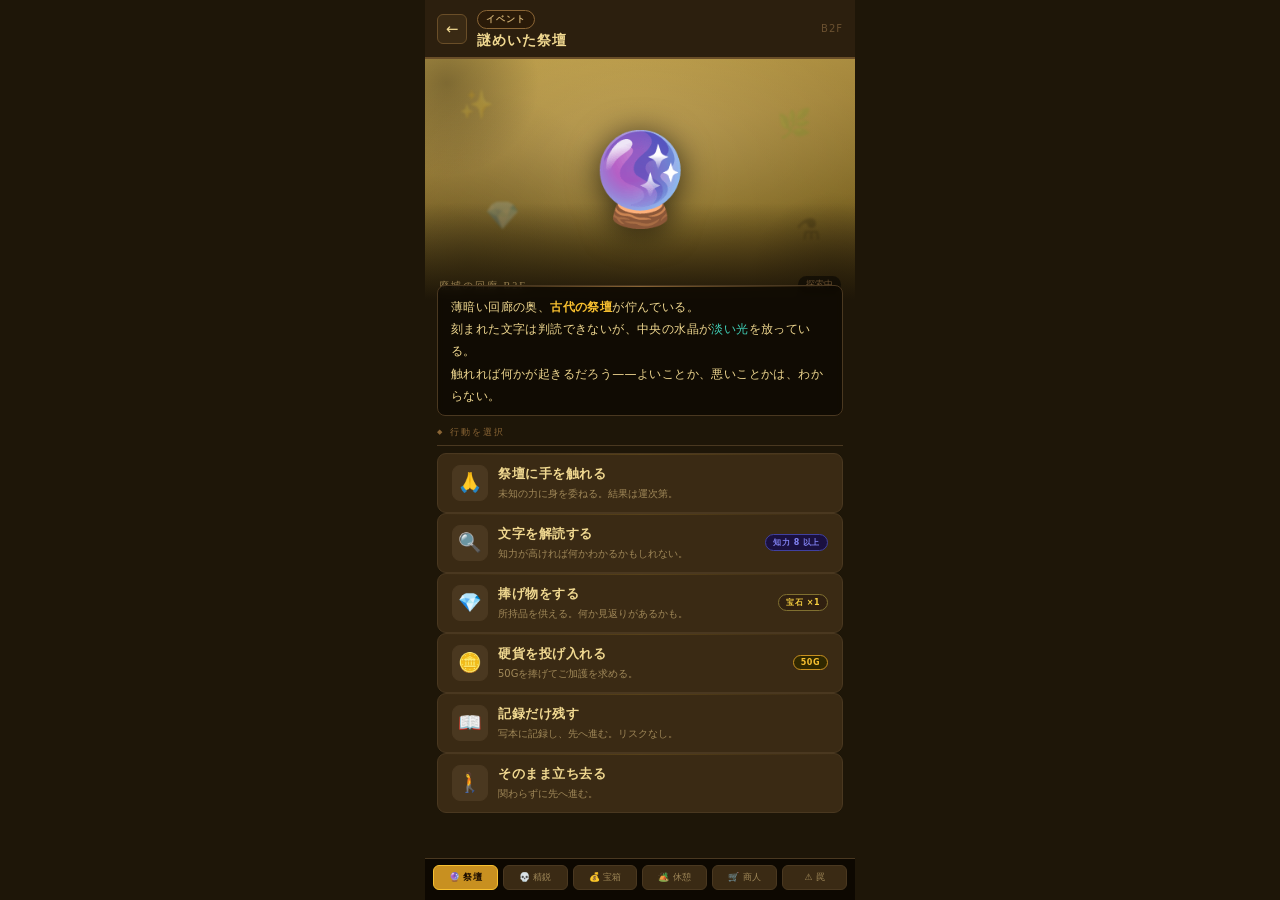
<file: docs/explore_event_ui_sample.html>
<!DOCTYPE html>
<html lang="ja">
<head>
<meta charset="UTF-8">
<meta name="viewport" content="width=device-width, initial-scale=1.0, maximum-scale=1.0, user-scalable=no">
<title>Event UI</title>
<style>
/* ══════════════════════════════════
   Reset & Root（既存共通変数）
══════════════════════════════════ */
*, *::before, *::after { box-sizing: border-box; margin: 0; padding: 0; }
:root {
  --bg:       #1e1608;
  --panel:    #2c1f0e;
  --panel2:   #3a2a14;
  --panel3:   #4a3820;
  --border:   #6a4e28;
  --border2:  #4a3820;
  --text:     #f0d890;
  --text-sub: #a08858;
  --text-dim: #6a5030;
  --parch:    #c8a96e;
  --parch-dk: #8a6535;
  --paper:    #f0e0b0;
  --gold:     #f8c030;
  --gold-dim: #c89020;
  --hp-red:   #f03868;
  --mp-blue:  #38a8f8;
  --green:    #50d870;
  --red:      #e85858;
  --teal:     #40d0b8;
  --yellow:   #f8d040;
  --purple:   #c060f0;
}
html, body {
  height: 100%; background: var(--bg);
  overflow: hidden;
  font-family: 'Hiragino Kaku Gothic ProN','Noto Sans JP',system-ui,sans-serif;
  -webkit-tap-highlight-color: transparent;
  touch-action: manipulation;
}
#app {
  width: 100%; max-width: 430px;
  height: 100dvh; margin: 0 auto;
  display: flex; flex-direction: column;
  position: relative; overflow: hidden;
}

/* ══════════════════════════════════
   イベントヘッダー
══════════════════════════════════ */
#event-header {
  flex: 0 0 auto;
  background: var(--panel);
  border-bottom: 2px solid var(--border);
  padding: 7px 12px;
  display: flex; align-items: center; gap: 10px;
  position: relative; z-index: 10;
}
#event-back-btn {
  width: 30px; height: 30px;
  background: var(--panel2); border: 1px solid var(--border);
  border-radius: 6px;
  display: flex; align-items: center; justify-content: center;
  font-size: 15px; cursor: pointer; color: var(--text);
  flex: 0 0 auto; transition: background .12s;
}
#event-back-btn:active { background: var(--panel3); }
#event-header-center { flex: 1; min-width: 0; }
#event-type-badge {
  display: inline-block;
  font-size: 9px; font-weight: bold;
  padding: 2px 8px; border-radius: 10px;
  letter-spacing: 1px; margin-bottom: 3px;
}
#event-title {
  font-size: 14px; font-weight: bold;
  color: var(--text); letter-spacing: 1px;
  white-space: nowrap; overflow: hidden; text-overflow: ellipsis;
}
/* イベントタイプ別バッジカラー */
.et-battle  { background:#3a1010; color:#f07070; border:1px solid #7a3030; }
.et-elite   { background:#3a2800; color:var(--gold); border:1px solid var(--gold-dim); }
.et-dungeon { background:#281040; color:#c060f0; border:1px solid #6030a0; }
.et-rest    { background:#103028; color:var(--teal); border:1px solid #206858; }
.et-shop    { background:#1a2a10; color:var(--green); border:1px solid #308040; }
.et-event   { background:#2a1a08; color:var(--parch); border:1px solid var(--parch-dk); }
.et-treasure{ background:#302010; color:var(--yellow); border:1px solid #807030; }
.et-trap    { background:#301818; color:#f09060; border:1px solid #804030; }

/* フロアラベル（右） */
#event-floor-label {
  font-size: 10px; color: var(--text-dim);
  letter-spacing: 1px; flex: 0 0 auto;
}

/* ══════════════════════════════════
   イラストエリア
══════════════════════════════════ */
#event-illust {
  flex: 0 0 auto;
  position: relative;
  overflow: hidden;
  /* 高さは画面の約35% */
  height: 34vh; min-height: 160px; max-height: 240px;
}

/* 羊皮紙テクスチャ背景 */
#event-illust-bg {
  position: absolute; inset: 0;
  background:
    radial-gradient(ellipse 90% 70% at 50% 35%, rgba(255,255,255,.1) 0%, transparent 65%),
    radial-gradient(circle at 10% 85%, rgba(0,0,0,.25) 0%, transparent 40%),
    radial-gradient(circle at 90% 15%, rgba(0,0,0,.2) 0%, transparent 35%),
    linear-gradient(170deg, #c8a850 0%, #b09040 35%, #8a7028 70%, #6a5018 100%);
}
/* ページ端の破れ・汚れ */
#event-illust-bg::before {
  content: '';
  position: absolute; inset: 0;
  background:
    radial-gradient(circle at 5% 10%,  rgba(0,0,0,.3) 0%, transparent 20%),
    radial-gradient(circle at 95% 90%, rgba(0,0,0,.25) 0%, transparent 18%),
    radial-gradient(circle at 50% 50%, rgba(0,0,0,.0) 0%, rgba(0,0,0,.08) 100%);
}
/* 下部グラデ（テキストエリアへの溶け込み） */
#event-illust-bg::after {
  content: '';
  position: absolute; bottom: 0; left: 0; right: 0; height: 40%;
  background: linear-gradient(0deg, var(--bg) 0%, transparent 100%);
}

/* メインイラスト絵文字 */
#event-illust-main {
  position: absolute; inset: 0;
  display: flex; align-items: center; justify-content: center;
  z-index: 2;
}
#event-main-emoji {
  font-size: 90px; line-height: 1;
  filter: drop-shadow(0 4px 16px rgba(0,0,0,.7));
  transition: opacity .4s, transform .4s;
}

/* サブ絵文字（背景演出） */
.event-sub-emoji {
  position: absolute;
  font-size: 28px; opacity: .18;
  filter: blur(1px);
  pointer-events: none; z-index: 1;
}

/* イベントタイトル（イラスト下部オーバーレイ） */
#event-illust-title {
  position: absolute; bottom: 0; left: 0; right: 0;
  padding: 8px 14px 6px;
  z-index: 3;
  display: flex; align-items: flex-end; justify-content: space-between;
}
#event-illust-scene-label {
  font-size: 10px; color: rgba(200,169,110,.7);
  letter-spacing: 2px; text-transform: uppercase;
  font-family: 'Hiragino Mincho ProN','Yu Mincho',serif;
}
#event-illust-turn {
  font-size: 9px; color: var(--text-dim);
  background: rgba(0,0,0,.5); border-radius: 10px;
  padding: 2px 8px;
}

/* ══════════════════════════════════
   状況テキストエリア
══════════════════════════════════ */
#event-narrative-wrap {
  flex: 0 0 auto;
  position: relative;
  margin: 0 12px;
  background: rgba(12,8,2,.75);
  border: 1px solid var(--border2);
  border-radius: 8px;
  padding: 10px 13px 8px;
  backdrop-filter: blur(4px);
  /* イラストに少し被せる */
  margin-top: -14px;
  z-index: 5;
}
/* 羊皮紙風トップライン */
#event-narrative-wrap::before {
  content: '';
  position: absolute; top: 0; left: 12px; right: 12px; height: 1px;
  background: linear-gradient(90deg, transparent, var(--parch-dk), transparent);
}

#event-narrative-text {
  font-size: 12px; color: var(--text); line-height: 1.85;
  letter-spacing: .4px;
  /* テキストアニメ用 */
  min-height: 52px;
}
#event-narrative-text .nt-em    { color: var(--gold); font-weight: bold; }
#event-narrative-text .nt-warn  { color: var(--hp-red); }
#event-narrative-text .nt-good  { color: var(--green); }
#event-narrative-text .nt-skill { color: var(--teal); }

/* 続き▼インジケータ */
#narrative-next {
  text-align: right;
  font-size: 11px; color: var(--parch-dk);
  margin-top: 4px;
  animation: blink 1s step-end infinite;
}
@keyframes blink { 50% { opacity: 0; } }

/* ══════════════════════════════════
   選択肢エリア
══════════════════════════════════ */
#event-choices-wrap {
  flex: 1 1 auto;
  overflow-y: auto;
  padding: 10px 12px 20px;
  display: flex; flex-direction: column; gap: 7px;
}
#event-choices-wrap::-webkit-scrollbar { width: 3px; }
#event-choices-wrap::-webkit-scrollbar-thumb { background: var(--border); border-radius: 3px; }

/* 選択肢ラベル */
#choices-label {
  font-size: 9px; color: var(--parch-dk);
  letter-spacing: 2px; text-transform: uppercase;
  padding-bottom: 6px;
  border-bottom: 1px solid var(--border2);
  display: flex; align-items: center; gap: 6px;
  flex: 0 0 auto;
}
#choices-label::before { content: '◆'; font-size: 7px; }

/* 選択肢ボタン */
.choice-btn {
  width: 100%;
  background: var(--panel2); border: 1px solid var(--border2);
  border-radius: 9px; padding: 11px 14px;
  display: flex; align-items: center; gap: 10px;
  cursor: pointer; text-align: left; position: relative; overflow: hidden;
  transition: border-color .15s, background .12s, transform .12s;
}
/* 光沢ライン */
.choice-btn::before {
  content: '';
  position: absolute; top: 0; left: 0; right: 0; height: 1px;
  background: linear-gradient(90deg, transparent, rgba(248,192,48,.15), transparent);
}
.choice-btn:active { transform: scale(.98); background: var(--panel3); }

/* ホバー・選択状態 */
.choice-btn:not(.disabled):not(.selected):hover { border-color: var(--gold-dim); }
.choice-btn.selected {
  border-color: var(--gold);
  background: rgba(248,192,48,.07);
  box-shadow: 0 0 10px rgba(248,192,48,.15);
}

/* アイコン枠 */
.choice-icon {
  width: 36px; height: 36px; border-radius: 8px;
  background: var(--panel3); border: 1px solid var(--border2);
  display: flex; align-items: center; justify-content: center;
  font-size: 19px; flex: 0 0 auto;
  transition: background .15s;
}
.choice-btn.selected .choice-icon { background: rgba(248,192,48,.12); border-color: var(--gold-dim); }

/* テキスト */
.choice-body { flex: 1; min-width: 0; }
.choice-label {
  font-size: 13px; font-weight: bold; color: var(--text);
  letter-spacing: .5px; margin-bottom: 3px;
}
.choice-desc {
  font-size: 10px; color: var(--text-sub); line-height: 1.5;
}

/* 条件バッジ */
.choice-req {
  font-size: 8px; font-weight: bold;
  padding: 2px 7px; border-radius: 10px;
  letter-spacing: .5px; flex: 0 0 auto;
  white-space: nowrap;
}
.req-ok   { background:#103028; color:var(--teal);  border:1px solid #206858; }
.req-item { background:#302010; color:var(--yellow); border:1px solid #807030; }
.req-gold { background:#302800; color:var(--gold);   border:1px solid var(--gold-dim); }
.req-stat { background:#1a1040; color:#8080f0;        border:1px solid #4040a0; }

/* 無効選択肢 */
.choice-btn.disabled {
  opacity: .35; cursor: not-allowed; pointer-events: none;
}
.choice-btn.disabled .choice-label { color: var(--text-dim); }

/* 結果表示バッジ（選択後） */
.choice-result {
  position: absolute; top: 6px; right: 8px;
  font-size: 8px; font-weight: bold;
  padding: 2px 7px; border-radius: 10px;
}
.result-good { background:#103020; color:var(--green); border:1px solid #308040; }
.result-bad  { background:#3a1010; color:var(--red);   border:1px solid #7a2020; }

/* ══════════════════════════════════
   デモ切り替えバー（開発用）
══════════════════════════════════ */
#demo-bar {
  position: fixed; bottom: 0; left: 50%; transform: translateX(-50%);
  width: 100%; max-width: 430px;
  background: rgba(12,8,2,.92);
  border-top: 1px solid var(--border2);
  padding: 6px 8px 10px;
  display: flex; gap: 5px; z-index: 100;
  backdrop-filter: blur(6px);
}
.demo-switch {
  flex: 1; padding: 5px 2px;
  background: var(--panel2); border: 1px solid var(--border2);
  border-radius: 6px; font-size: 9px; color: var(--text-sub);
  cursor: pointer; text-align: center; letter-spacing: .3px;
  transition: background .12s, border-color .12s;
}
.demo-switch.active { background: var(--gold-dim); border-color: var(--gold); color: #1a0c00; font-weight: bold; }
.demo-switch:active { opacity: .7; }
</style>
</head>
<body>
<div id="app">

  <!-- ヘッダー -->
  <div id="event-header">
    <div id="event-back-btn">←</div>
    <div id="event-header-center">
      <div id="event-type-badge" class="et-event">EVENT</div>
      <div id="event-title">謎めいた祭壇</div>
    </div>
    <div id="event-floor-label">B2F</div>
  </div>

  <!-- イラストエリア -->
  <div id="event-illust">
    <div id="event-illust-bg"></div>
    <!-- サブ絵文字（背景演出） -->
    <span class="event-sub-emoji" style="top:12%;left:8%">✨</span>
    <span class="event-sub-emoji" style="top:20%;right:10%">🌿</span>
    <span class="event-sub-emoji" style="bottom:28%;left:14%">💎</span>
    <span class="event-sub-emoji" style="bottom:22%;right:8%">⚗️</span>
    <!-- メイン絵文字 -->
    <div id="event-illust-main">
      <span id="event-main-emoji">🔮</span>
    </div>
    <!-- 下部ラベル -->
    <div id="event-illust-title">
      <span id="event-illust-scene-label">廃墟の回廊 B2F</span>
      <span id="event-illust-turn">探索中</span>
    </div>
  </div>

  <!-- 状況テキスト -->
  <div id="event-narrative-wrap">
    <div id="event-narrative-text"></div>
    <div id="narrative-next">▼ タップで続く</div>
  </div>

  <!-- 選択肢 -->
  <div id="event-choices-wrap">
    <div id="choices-label">行動を選択</div>
    <div id="choices-list"></div>
  </div>

</div>

<!-- デモ切り替えバー -->
<div id="demo-bar">
  <div class="demo-switch active" onclick="loadEvent('altar')">🔮 祭壇</div>
  <div class="demo-switch" onclick="loadEvent('elite')">💀 精鋭</div>
  <div class="demo-switch" onclick="loadEvent('treasure')">💰 宝箱</div>
  <div class="demo-switch" onclick="loadEvent('rest')">🏕️ 休憩</div>
  <div class="demo-switch" onclick="loadEvent('shop')">🛒 商人</div>
  <div class="demo-switch" onclick="loadEvent('trap')">⚠️ 罠</div>
</div>

<script>
/* ══════════════════════════════════
   イベントデータ定義
══════════════════════════════════ */
const EVENTS = {

  altar: {
    typeLabel: 'イベント', typeCls: 'et-event',
    title: '謎めいた祭壇',
    emoji: '🔮',
    subEmojis: [
      {e:'✨',top:'12%',left:'8%'},
      {e:'🌿',top:'20%',right:'10%'},
      {e:'💎',bottom:'28%',left:'14%'},
      {e:'⚗️',bottom:'22%',right:'8%'},
    ],
    paperTone: 'linear-gradient(170deg,#c8a850 0%,#b09040 35%,#8a7028 70%,#6a5018 100%)',
    narrative: `薄暗い回廊の奥、<span class="nt-em">古代の祭壇</span>が佇んでいる。\n刻まれた文字は判読できないが、中央の水晶が<span class="nt-skill">淡い光</span>を放っている。\n触れれば何かが起きるだろう——よいことか、悪いことかは、わからない。`,
    hasNext: false,
    choices: [
      { icon:'🙏', label:'祭壇に手を触れる',      desc:'未知の力に身を委ねる。結果は運次第。',              req:null, disabled:false },
      { icon:'🔍', label:'文字を解読する',          desc:'知力が高ければ何かわかるかもしれない。',            req:{type:'stat', label:'知力 8 以上'}, disabled:false },
      { icon:'💎', label:'捧げ物をする',            desc:'所持品を供える。何か見返りがあるかも。',            req:{type:'item', label:'宝石 ×1'}, disabled:false },
      { icon:'🪙', label:'硬貨を投げ入れる',        desc:'50Gを捧げてご加護を求める。',                      req:{type:'gold', label:'50G'}, disabled:false },
      { icon:'📖', label:'記録だけ残す',             desc:'写本に記録し、先へ進む。リスクなし。',              req:null, disabled:false },
      { icon:'🚶', label:'そのまま立ち去る',         desc:'関わらずに先へ進む。',                              req:null, disabled:false },
    ],
  },

  elite: {
    typeLabel: '精鋭戦闘', typeCls: 'et-elite',
    title: '鬼将軍 ソルグリム',
    emoji: '⚔️',
    subEmojis: [
      {e:'🛡️',top:'10%',left:'5%'},
      {e:'🔥',top:'15%',right:'8%'},
      {e:'💀',bottom:'30%',left:'10%'},
      {e:'🩸',bottom:'20%',right:'12%'},
    ],
    paperTone: 'linear-gradient(170deg,#8a2010 0%,#6a1808 40%,#4a1006 70%,#2a0802 100%)',
    narrative: `行く手を<span class="nt-warn">鬼将軍 ソルグリム</span>が塞いだ。\n戦場を渡り歩いた歴戦の猛者。その眼光は、百人の兵を震え上がらせたと言われる。\n<span class="nt-warn">逃げる道はない</span>——戦うしかない。`,
    hasNext: false,
    choices: [
      { icon:'⚔️', label:'正面から戦う',            desc:'全力で迎え撃つ。報酬は最大になる。',                req:null, disabled:false },
      { icon:'🎯', label:'弱点を狙って攻める',       desc:'器用さがあれば致命傷を与えられる。',                req:{type:'stat', label:'器用 10 以上'}, disabled:false },
      { icon:'🧪', label:'ポーションを使って戦う',   desc:'戦闘前にHP回復して臨む。',                          req:{type:'item', label:'ポーション ×1'}, disabled:false },
      { icon:'💨', label:'隙を見て撤退する',         desc:'経験値・報酬なし。HPダメージを受ける可能性あり。',  req:null, disabled:false },
      { icon:'🤝', label:'取引を申し込む',           desc:'鬼将軍が応じるとは思えない……。',                   req:null, disabled:true },
    ],
  },

  treasure: {
    typeLabel: '宝物庫', typeCls: 'et-treasure',
    title: '封印された宝物庫',
    emoji: '💰',
    subEmojis: [
      {e:'🗝️',top:'12%',left:'8%'},
      {e:'💎',top:'18%',right:'10%'},
      {e:'⚗️',bottom:'28%',left:'14%'},
      {e:'📜',bottom:'22%',right:'8%'},
    ],
    paperTone: 'linear-gradient(170deg,#c8a020 0%,#a08010 40%,#806008 70%,#604808 100%)',
    narrative: `重厚な石扉の奥に、<span class="nt-em">宝物庫</span>が眠っている。\n扉には複雑な<span class="nt-skill">魔法錠</span>が施されており、正しい手段がなければ開かない。\n力ずくで破れば罠が発動するかもしれない——慎重に判断しよう。`,
    hasNext: false,
    choices: [
      { icon:'🗝️', label:'鍵で開ける',              desc:'古い鍵を使う。確実に中身を入手できる。',            req:{type:'item', label:'古い鍵 ×1'}, disabled:false },
      { icon:'🔓', label:'錠前を解錠する',           desc:'器用さがあれば鍵なしで開けられる。',                req:{type:'stat', label:'器用 12 以上'}, disabled:false },
      { icon:'💥', label:'力ずくで破壊する',         desc:'罠発動の可能性あり。HPを消耗するかも。',            req:null, disabled:false },
      { icon:'🔮', label:'魔法で解錠する',           desc:'魔力が高ければ魔法錠を解除できる。',                req:{type:'stat', label:'魔力 10 以上'}, disabled:true },
      { icon:'📝', label:'構造を記録して立ち去る',   desc:'今回は諦め、情報だけ持ち帰る。',                    req:null, disabled:false },
    ],
  },

  rest: {
    typeLabel: '休憩所', typeCls: 'et-rest',
    title: '隠された野営地',
    emoji: '🏕️',
    subEmojis: [
      {e:'🌙',top:'10%',left:'6%'},
      {e:'⭐',top:'16%',right:'8%'},
      {e:'🌿',bottom:'28%',left:'12%'},
      {e:'🔥',bottom:'24%',right:'10%'},
    ],
    paperTone: 'linear-gradient(170deg,#1a3820 0%,#142c18 40%,#0e2010 70%,#081408 100%)',
    narrative: `岩陰に<span class="nt-good">隠された野営地</span>を発見した。\n焚き火の跡と毛布が残っており、しばらく前まで誰かが使っていたようだ。\n安全なこの場所で、パーティは一息つくことができる。`,
    hasNext: false,
    choices: [
      { icon:'❤️', label:'全員で休息する',           desc:'全員のHP・MPを大幅に回復する。',                    req:null, disabled:false },
      { icon:'🍞', label:'食料を消費して栄養補給',   desc:'食料を使い、回復量を増やす。',                      req:{type:'item', label:'非常食 ×2'}, disabled:false },
      { icon:'📚', label:'スキルを習得する',         desc:'休息中にスキルを磨く。経験値を消費。',               req:{type:'stat', label:'EXP 100 以上'}, disabled:false },
      { icon:'🔭', label:'周囲を偵察する',           desc:'先のフロアの情報を得る。回復なし。',                 req:null, disabled:false },
      { icon:'⏩', label:'休まず先へ進む',            desc:'HP/MPは回復しない。',                               req:null, disabled:false },
    ],
  },

  shop: {
    typeLabel: '商人', typeCls: 'et-shop',
    title: '旅の商人 ガーゴロ',
    emoji: '🛖',
    subEmojis: [
      {e:'🪙',top:'10%',left:'6%'},
      {e:'🧪',top:'18%',right:'9%'},
      {e:'⚔️',bottom:'30%',left:'12%'},
      {e:'📦',bottom:'22%',right:'10%'},
    ],
    paperTone: 'linear-gradient(170deg,#2a3820 0%,#1e2c14 40%,#141e0e 70%,#0a1208 100%)',
    narrative: `「いらっしゃい、旅のお方！<span class="nt-em">ガーゴロの店</span>へようこそ。」\n小柄な商人が荷車の後ろから顔を出した。\n品揃えは豊富——懐具合と相談しながら選ぼう。`,
    hasNext: false,
    choices: [
      { icon:'🛒', label:'商品を購入する',           desc:'所持金でアイテムを買う。',                          req:{type:'gold', label:'所持金 30G 以上'}, disabled:false },
      { icon:'💰', label:'アイテムを売る',            desc:'不要な所持品を換金する。',                          req:null, disabled:false },
      { icon:'🔄', label:'アイテムを交換する',        desc:'特定のアイテムと交換取引をする。',                  req:{type:'item', label:'魔石 ×1'}, disabled:false },
      { icon:'💬', label:'情報を買う',               desc:'100Gで次のフロアの情報を得る。',                    req:{type:'gold', label:'100G'}, disabled:false },
      { icon:'🤝', label:'何も買わず立ち去る',       desc:'「また来てくれよな！」',                            req:null, disabled:false },
    ],
  },

  trap: {
    typeLabel: '罠部屋', typeCls: 'et-trap',
    title: '魔法罠の間',
    emoji: '⚠️',
    subEmojis: [
      {e:'💥',top:'10%',left:'6%'},
      {e:'🩸',top:'18%',right:'9%'},
      {e:'⚡',bottom:'30%',left:'12%'},
      {e:'☠️',bottom:'22%',right:'10%'},
    ],
    paperTone: 'linear-gradient(170deg,#3a1808 0%,#2a1004 40%,#1a0802 70%,#0e0402 100%)',
    narrative: `一歩踏み出した瞬間、床の<span class="nt-warn">魔法陣が光った</span>。\n罠だ——発動する前に、何らかの手を打たなければならない。\n焦りは禁物。<span class="nt-warn">正しい判断</span>が求められる。`,
    hasNext: false,
    choices: [
      { icon:'🔍', label:'罠を解除する',             desc:'器用さで魔法罠を無効化。成功すれば報酬あり。',       req:{type:'stat', label:'器用 8 以上'}, disabled:false },
      { icon:'🛡️', label:'盾で防御して突破する',    desc:'防御力で被ダメージを軽減しながら進む。',             req:null, disabled:false },
      { icon:'🔮', label:'魔法で罠を打ち消す',       desc:'魔力が高ければ罠を消せる。',                        req:{type:'stat', label:'魔力 8 以上'}, disabled:true },
      { icon:'💨', label:'素早く駆け抜ける',         desc:'速度が高ければ罠を回避できる。',                    req:{type:'stat', label:'速度 10 以上'}, disabled:false },
      { icon:'💥', label:'あえて発動させる',         desc:'全力で受け止める。HP大幅減の代わりに罠が消滅。',     req:null, disabled:false },
      { icon:'🚶', label:'来た道を引き返す',         desc:'罠を避けて別ルートを探す。',                        req:null, disabled:false },
    ],
  },
};

/* ══════════════════════════════════
   レンダリング
══════════════════════════════════ */
let currentEventKey = 'altar';
let selectedChoice  = null;

const REQ_TYPE_LABEL = { stat:'stat', item:'item', gold:'gold', ok:'達成' };

function loadEvent(key) {
  currentEventKey = key;
  selectedChoice  = null;
  const ev = EVENTS[key];
  if (!ev) return;

  // デモスイッチ更新
  document.querySelectorAll('.demo-switch').forEach(b => b.classList.remove('active'));
  event && event.currentTarget && event.currentTarget.classList.add('active');
  // キーで探して更新
  document.querySelectorAll('.demo-switch').forEach(b => {
    if (b.getAttribute('onclick').includes(`'${key}'`)) b.classList.add('active');
  });

  // ヘッダー
  const badge = document.getElementById('event-type-badge');
  badge.textContent = ev.typeLabel;
  badge.className   = `et-${key}` in {'et-battle':1,'et-elite':1,'et-dungeon':1,'et-rest':1,'et-shop':1,'et-event':1,'et-treasure':1,'et-trap':1}
    ? ev.typeCls : ev.typeCls;
  document.getElementById('event-title').textContent = ev.title;

  // イラスト
  document.getElementById('event-illust-bg').style.background = [
    'radial-gradient(ellipse 90% 70% at 50% 35%,rgba(255,255,255,.1) 0%,transparent 65%)',
    'radial-gradient(circle at 10% 85%,rgba(0,0,0,.25) 0%,transparent 40%)',
    ev.paperTone
  ].join(',');

  // サブ絵文字
  document.querySelectorAll('.event-sub-emoji').forEach((el,i) => {
    const s = ev.subEmojis[i];
    if (!s) { el.style.display='none'; return; }
    el.style.display = '';
    el.textContent = s.e;
    el.style.top    = s.top    || '';
    el.style.left   = s.left   || '';
    el.style.right  = s.right  || '';
    el.style.bottom = s.bottom || '';
    if (!s.top)    el.style.removeProperty('top');
    if (!s.left)   el.style.removeProperty('left');
    if (!s.right)  el.style.removeProperty('right');
    if (!s.bottom) el.style.removeProperty('bottom');
  });

  const emojiEl = document.getElementById('event-main-emoji');
  emojiEl.style.opacity   = '0';
  emojiEl.style.transform = 'scale(.8)';
  setTimeout(() => {
    emojiEl.textContent    = ev.emoji;
    emojiEl.style.opacity  = '1';
    emojiEl.style.transform= 'scale(1)';
  }, 60);

  // ナラティブ
  document.getElementById('event-narrative-text').innerHTML =
    ev.narrative.replace(/\n/g, '<br>');
  document.getElementById('narrative-next').style.display =
    ev.hasNext ? '' : 'none';

  // 選択肢
  renderChoices(ev.choices);
}

function renderChoices(choices) {
  const list = document.getElementById('choices-list');
  list.innerHTML = '';
  choices.forEach((c, i) => {
    const div = document.createElement('div');
    div.className = `choice-btn${c.disabled ? ' disabled' : ''}`;
    div.id = `choice-${i}`;

    let reqHtml = '';
    if (c.req) {
      const cls = { stat:'req-stat', item:'req-item', gold:'req-gold', ok:'req-ok' }[c.req.type] || 'req-ok';
      reqHtml = `<span class="choice-req ${cls}">${c.req.label}</span>`;
    }

    div.innerHTML = `
      <div class="choice-icon">${c.icon}</div>
      <div class="choice-body">
        <div class="choice-label">${c.label}</div>
        ${c.desc ? `<div class="choice-desc">${c.desc}</div>` : ''}
      </div>
      ${reqHtml}
    `;

    if (!c.disabled) {
      div.addEventListener('click', () => selectChoice(i, c));
    }
    list.appendChild(div);
  });
}

function selectChoice(i, c) {
  // 選択済みを解除
  document.querySelectorAll('.choice-btn').forEach(b => {
    b.classList.remove('selected');
    const r = b.querySelector('.choice-result');
    if (r) r.remove();
  });

  const btn = document.getElementById(`choice-${i}`);
  btn.classList.add('selected');
  selectedChoice = i;

  // 結果演出（デモ）
  const resultEl = document.createElement('div');
  resultEl.className = 'choice-result result-good';
  resultEl.textContent = '▶ 実行';
  btn.appendChild(resultEl);
}

/* 初期表示 */
loadEvent('altar');
</script>
</body>
</html>
</file>
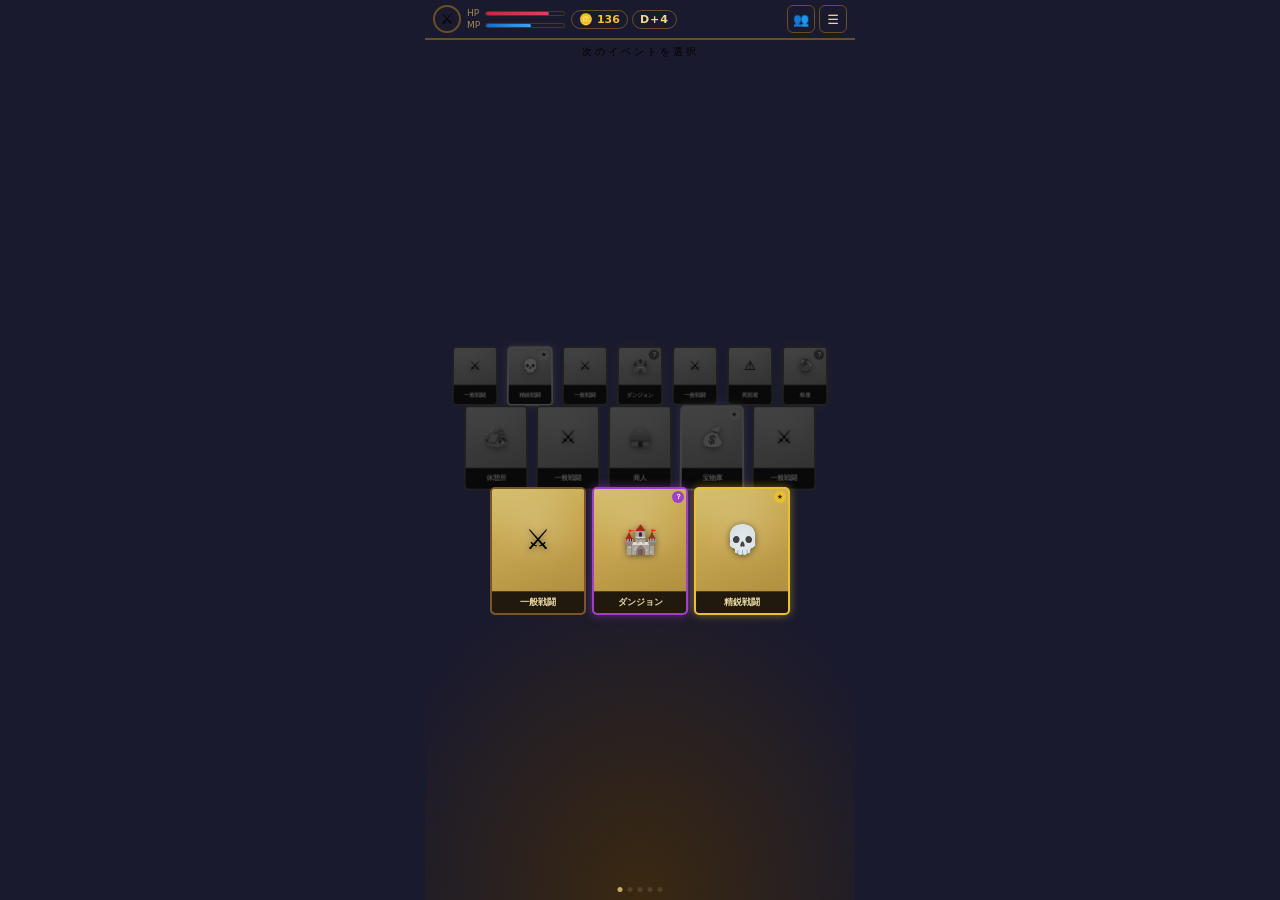
<file: docs/explore_ui_sample.html>
<!DOCTYPE html>
<html lang="ja">

<head>
    <meta charset="UTF-8">
    <meta name="viewport" content="width=device-width, initial-scale=1.0, maximum-scale=1.0, user-scalable=no">
    <title>Dungeon Card UI v3</title>
    <style>
        /* ══════════════════════════════════
   Reset & Root
══════════════════════════════════ */
        *,
        *::before,
        *::after {
            box-sizing: border-box;
            margin: 0;
            padding: 0;
        }

        :root {
    --bg:         #1a1a2e;
    --bg-warm:    #f5ead0;
    --panel:      #2c1f0e;
    --panel2:     #3a2a14;
    --panel3:     #4a3820;
    --border:     #6a4e28;
    --border2:    #4a3820;
    --text:       #f0d890;
    --text-dark:  #2a1a06;
    --text-sub:   #a08858;
    --text-dim:   #6a5030;
    --parch:      #c8a96e;
    --parch-dk:   #8a6535;
    --paper:      #f0e0b0;
    --paper2:     #e8d090;
    --gold:       #f8c030;
    --gold-dim:   #c89020;
    --hp-red:     #f03868;
    --hp-dark:    #7a1830;
    --mp-blue:    #38a8f8;
    --mp-dark:    #183878;
    --green:      #50d870;
    --red:        #e85858;
    --yellow:     #f8d040;
    --teal:       #40d0b8;
        }

        html,
        body {
            height: 100%;
            background: var(--bg);
            overflow: hidden;
            font-family: 'Hiragino Kaku Gothic ProN', 'Noto Sans JP', system-ui, sans-serif;
            touch-action: manipulation;
            -webkit-tap-highlight-color: transparent;
            font-size: 13px;
        }

        /* ══════════════════════════════════
   App Shell & Screens
══════════════════════════════════ */
        #app {
            width: 100%;
            max-width: 430px;
            height: 100dvh;
            margin: 0 auto;
            position: relative;
            overflow: hidden;
        }

        .screen {
            position: absolute;
            inset: 0;
            display: flex;
            flex-direction: column;
            transition: transform 0.32s cubic-bezier(.4, 0, .2, 1), opacity 0.28s;
            will-change: transform;
        }

        .screen.hidden-right {
            transform: translateX(100%);
        }

        .screen.hidden-left {
            transform: translateX(-28%);
            opacity: 0.35;
        }

        /* ══════════════════════════════════
   HUD
══════════════════════════════════ */
        #hud {
            flex: 0 0 auto;
            background: var(--ui-bg);
            border-bottom: 2px solid var(--border);
            position: relative;
            z-index: 20;
        }

        #hud-main {
            display: flex;
            align-items: center;
            gap: 6px;
            padding: 5px 8px;
        }

        .hud-char-icon {
            width: 28px;
            height: 28px;
            border-radius: 50%;
            background: var(--ui-bg2);
            border: 2px solid var(--border);
            display: flex;
            align-items: center;
            justify-content: center;
            font-size: 15px;
            cursor: pointer;
            flex: 0 0 auto;
        }

        .hud-hp-mini {
            flex: 1;
            display: flex;
            flex-direction: column;
            gap: 2px;
        }

        .hud-bar-row {
            display: flex;
            align-items: center;
            gap: 4px;
        }

        .hud-bar-label {
            font-size: 9px;
            color: var(--text-sub);
            width: 14px;
        }

        .hud-bar-track {
            flex: 1;
            height: 5px;
            background: var(--ui-bg3);
            border: 1px solid var(--border2);
            border-radius: 3px;
            overflow: hidden;
        }

        .hud-bar-fill {
            height: 100%;
            border-radius: 3px;
            transition: width .4s;
        }

        .fill-hp {
            background: linear-gradient(90deg, #c02848, #f03868);
        }

        .fill-mp {
            background: linear-gradient(90deg, #1868c8, #38a8f8);
        }

        .hud-stats {
            display: flex;
            gap: 4px;
        }

        .hud-stat {
            background: var(--ui-bg2);
            border: 1px solid var(--border);
            border-radius: 12px;
            padding: 2px 7px;
            display: flex;
            align-items: center;
            gap: 3px;
            font-size: 11px;
            font-weight: bold;
        }

        .hud-stat.gold {
            color: var(--gold);
        }

        .hud-stat.day {
            color: var(--text);
            letter-spacing: 1px;
        }

        .hud-btns {
            display: flex;
            gap: 4px;
        }

        .hud-icon-btn {
            width: 28px;
            height: 28px;
            background: var(--ui-bg2);
            border: 1px solid var(--border);
            border-radius: 6px;
            display: flex;
            align-items: center;
            justify-content: center;
            font-size: 13px;
            cursor: pointer;
            color: var(--text);
            transition: background .12s;
        }

        .hud-icon-btn:active {
            background: var(--ui-bg3);
        }

        /* パーティパネル */
        #party-panel {
            overflow: hidden;
            max-height: 0;
            transition: max-height .3s cubic-bezier(.4, 0, .2, 1);
        }

        #party-panel.open {
            max-height: 200px;
            border-top: 1px solid var(--border);
        }

        .party-grid {
            display: grid;
            grid-template-columns: 1fr 1fr;
            gap: 6px;
            padding: 8px;
        }

        .party-member {
            display: flex;
            align-items: center;
            gap: 6px;
            background: var(--ui-bg2);
            border: 1px solid var(--border);
            border-radius: 6px;
            padding: 5px 7px;
        }

        .party-icon {
            font-size: 18px;
            width: 24px;
            text-align: center;
        }

        .party-bars {
            flex: 1;
            min-width: 0;
        }

        .party-name {
            font-size: 9px;
            color: var(--text);
            margin-bottom: 3px;
            font-weight: bold;
        }

        .party-bar-row {
            display: flex;
            align-items: center;
            gap: 3px;
            margin-bottom: 2px;
        }

        .party-bar-label {
            font-size: 8px;
            color: var(--text-sub);
            width: 14px;
        }

        .party-bar-track {
            flex: 1;
            height: 4px;
            background: #1a1008;
            border-radius: 2px;
            overflow: hidden;
        }

        .party-bar-fill {
            height: 100%;
            border-radius: 2px;
            transition: width .4s;
        }

        .party-bar-val {
            font-size: 8px;
            color: var(--text-sub);
            width: 26px;
            text-align: right;
        }

        .party-status {
            font-size: 8px;
            margin-top: 1px;
        }

/* ══════════════════════════════════
   Stage / Cards
══════════════════════════════════ */
        #screen-field {
            background: var(--bg);
        }

        #stage {
            flex: 1 1 auto;
            position: relative;
            overflow: hidden;
            background:
                radial-gradient(ellipse 100% 60% at 50% 100%, #3a2810 0%, transparent 65%),
                var(--bg);
        }

        #scene-label {
            text-align: center;
            padding: 5px 0 0;
            font-size: 10px;
            color: var(--parch-dark);
            letter-spacing: 3px;
            text-transform: uppercase;
            position: relative;
            z-index: 5;
        }

        #scene-label::before,
        #scene-label::after {
            content: '';
            display: inline-block;
            width: 24px;
            height: 1px;
            background: var(--parch-dark);
            vertical-align: middle;
            margin: 0 6px;
        }

        #card-field {
            position: absolute;
            inset: 0;
            top: 22px;
            display: flex;
            flex-direction: column;
            align-items: center;
            justify-content: center;
            padding: 4px 0 10px;
            gap: 0;
        }

        .card-row {
            display: flex;
            justify-content: center;
            align-items: center;
            width: 100%;
            overflow: visible;
        }

        .card {
            position: relative;
            border-radius: 5px;
            overflow: hidden;
            cursor: pointer;
            border: 2px solid #7a5525;
            background: #d4b870;
            transition: transform .15s cubic-bezier(.34, 1.4, .64, 1), filter .15s;
            flex: 0 0 auto;
        }

        .card:active {
            transform: scale(0.90) !important;
            filter: brightness(1.2) !important;
        }

        .row-far .card {
            width: 13vw;
            max-width: 52px;
            aspect-ratio: 3/4;
            transform: perspective(400px) rotateX(12deg) scale(.88);
            filter: brightness(.55) saturate(.6);
            margin: 0 1.5px;
        }

        .row-mid .card {
            width: 17vw;
            max-width: 68px;
            aspect-ratio: 3/4;
            transform: perspective(400px) rotateX(6deg) scale(.94);
            filter: brightness(.72) saturate(.8);
            margin: 0 2px;
        }

        .row-near .card {
            width: 23vw;
            max-width: 96px;
            aspect-ratio: 3/4;
            transform: perspective(400px) rotateX(0);
            margin: 0 3px;
        }

        .card-art {
            position: absolute;
            top: 0;
            left: 0;
            right: 0;
            bottom: 22px;
            display: flex;
            align-items: center;
            justify-content: center;
            background: linear-gradient(160deg, #d4c070, #c8a850 40%, #b09040);
            overflow: hidden;
        }

        .card-art::before {
            content: '';
            position: absolute;
            inset: 0;
            background: radial-gradient(ellipse 80% 60% at 50% 35%, rgba(255, 255, 255, .15), transparent 70%);
        }

        .card-emoji {
            position: relative;
            z-index: 1;
            line-height: 1;
            filter: drop-shadow(0 1px 3px rgba(0, 0, 0, .5));
            pointer-events: none;
        }

        .row-far .card-emoji {
            font-size: 15px;
        }

        .row-mid .card-emoji {
            font-size: 20px;
        }

        .row-near .card-emoji {
            font-size: 28px;
        }

        .card-label {
            position: absolute;
            bottom: 0;
            left: 0;
            right: 0;
            height: 22px;
            background: rgba(8, 4, 0, .88);
            display: flex;
            align-items: center;
            justify-content: center;
            border-top: 1px solid rgba(200, 169, 110, .25);
        }

        .card-label-text {
            color: #e8d8a0;
            font-weight: bold;
            line-height: 1;
            text-align: center;
        }

        .row-far .card-label-text {
            font-size: 6px;
        }

        .row-mid .card-label-text {
            font-size: 7px;
        }

        .row-near .card-label-text {
            font-size: 9px;
        }

        .rarity-elite {
            border-color: #e8c030;
            box-shadow: 0 0 8px rgba(232, 192, 48, .5);
        }

        .rarity-dungeon {
            border-color: #a040c8;
            box-shadow: 0 0 10px rgba(160, 64, 200, .55);
        }

        .card-badge {
            position: absolute;
            top: 2px;
            right: 2px;
            width: 12px;
            height: 12px;
            border-radius: 50%;
            display: flex;
            align-items: center;
            justify-content: center;
            font-size: 7px;
            font-weight: bold;
            z-index: 3;
        }

        .badge-elite {
            background: #e8c030;
            color: #3a2000;
        }

        .badge-dungeon {
            background: #a040c8;
            color: #fff;
        }

        .card.locked {
            filter: brightness(.35) saturate(0) !important;
            cursor: not-allowed;
            pointer-events: none;
        }

        .row-far {
            margin-bottom: -8px;
            z-index: 1;
        }

        .row-mid {
            margin-bottom: -6px;
            z-index: 2;
        }

        .row-near {
            z-index: 3;
        }

        #floor-dots {
            position: absolute;
            bottom: 8px;
            left: 50%;
            transform: translateX(-50%);
            display: flex;
            gap: 5px;
            z-index: 5;
        }

        .floor-dot {
            width: 5px;
            height: 5px;
            border-radius: 50%;
            background: rgba(200, 169, 110, .2);
        }

        .floor-dot.active {
            background: var(--parch);
        }

        /* ══════════════════════════════════
   イベント画面
══════════════════════════════════ */
        #screen-event {
            background: var(--bg);
            z-index: 10;
        }

        #event-header {
            flex: 0 0 auto;
            background: var(--ui-bg);
            border-bottom: 2px solid var(--border);
            padding: 8px 12px;
            display: flex;
            align-items: center;
            gap: 10px;
        }

        #event-back-btn {
            width: 32px;
            height: 32px;
            background: var(--ui-bg2);
            border: 1px solid var(--border);
            border-radius: 6px;
            display: flex;
            align-items: center;
            justify-content: center;
            font-size: 16px;
            cursor: pointer;
            color: var(--text);
        }

        #event-back-btn:active {
            background: var(--ui-bg3);
        }

        #event-header-title {
            font-size: 13px;
            font-weight: bold;
            color: var(--text);
            letter-spacing: 2px;
            flex: 1;
        }

        #event-header-rarity {
            font-size: 9px;
            font-weight: bold;
            padding: 2px 8px;
            border-radius: 10px;
            letter-spacing: 1px;
        }

        .er-normal {
            background: #3a2810;
            color: var(--parch);
            border: 1px solid var(--parch-dark);
        }

        .er-elite {
            background: #3a3000;
            color: var(--gold);
            border: 1px solid #c8a020;
        }

        .er-dungeon {
            background: #2a1040;
            color: #c080f0;
            border: 1px solid #8040a0;
        }

        #event-body {
            flex: 1 1 auto;
            overflow-y: auto;
            padding: 16px 14px;
            display: flex;
            flex-direction: column;
            gap: 14px;
        }

        #event-body::-webkit-scrollbar {
            width: 3px;
        }

        #event-body::-webkit-scrollbar-thumb {
            background: var(--border);
            border-radius: 3px;
        }

        #event-art {
            width: 100%;
            aspect-ratio: 16/9;
            background: linear-gradient(160deg, #c8a850, #b09040 40%, #8a7030);
            border: 2px solid var(--parch-dark);
            border-radius: 8px;
            display: flex;
            align-items: center;
            justify-content: center;
            position: relative;
            overflow: hidden;
            flex: 0 0 auto;
        }

        #event-art::before {
            content: '';
            position: absolute;
            inset: 0;
            background: radial-gradient(ellipse 90% 70% at 50% 30%, rgba(255, 255, 255, .12), transparent 70%);
        }

        #event-art-emoji {
            font-size: 72px;
            position: relative;
            z-index: 1;
            filter: drop-shadow(0 4px 12px rgba(0, 0, 0, .6));
        }

        #event-desc-box {
            background: var(--ui-bg2);
            border: 1px solid var(--border);
            border-radius: 8px;
            padding: 12px 14px;
        }

        #event-desc {
            font-size: 13px;
            color: #c8b890;
            line-height: 1.75;
            letter-spacing: .3px;
        }

        .event-section-title {
            font-size: 10px;
            color: var(--parch-dark);
            letter-spacing: 2px;
            text-transform: uppercase;
            margin-bottom: 8px;
        }

        .reward-chips {
            display: flex;
            flex-wrap: wrap;
            gap: 6px;
        }

        .reward-chip {
            background: var(--ui-bg2);
            border: 1px solid var(--border);
            border-radius: 14px;
            padding: 4px 12px;
            font-size: 12px;
            color: var(--text);
        }

        #event-actions {
            flex: 0 0 auto;
            padding: 10px 14px 24px;
            background: var(--ui-bg);
            border-top: 1px solid var(--border);
            display: flex;
            flex-direction: column;
            gap: 8px;
        }

        .event-action-btn {
            width: 100%;
            padding: 12px;
            border-radius: 8px;
            border: none;
            font-size: 13px;
            font-weight: bold;
            letter-spacing: 1.5px;
            cursor: pointer;
            transition: filter .12s, transform .1s;
        }

        .event-action-btn:active {
            filter: brightness(.88);
            transform: scale(.98);
        }

        .btn-primary {
            background: linear-gradient(135deg, #c8860a, #f0a820);
            color: #1a0c00;
            box-shadow: 0 2px 8px rgba(200, 134, 10, .4);
        }

        .btn-secondary {
            background: var(--ui-bg2);
            border: 1px solid var(--border);
            color: var(--text-sub);
        }

        /* ══════════════════════════════════
   メニューオーバーレイ共通
══════════════════════════════════ */
        .modal-overlay {
            position: absolute;
            inset: 0;
            background: rgba(0, 0, 0, 0);
            pointer-events: none;
            transition: background .25s;
            z-index: 200;
            display: flex;
            align-items: flex-end;
            justify-content: center;
        }

        .modal-overlay.open {
            background: rgba(0, 0, 0, .82);
            pointer-events: all;
        }

        /* ══════════════════════════════════
   大型メニューパネル
══════════════════════════════════ */
        #menu-panel {
            width: 100%;
            height: 90dvh;
            background: var(--ui-bg);
            border-top: 2px solid var(--border);
            border-radius: 18px 18px 0 0;
            display: flex;
            flex-direction: column;
            transform: translateY(100%);
            transition: transform .32s cubic-bezier(.32, .72, 0, 1);
            overflow: hidden;
        }

        #menu-overlay.open #menu-panel {
            transform: translateY(0);
        }

        /* メニュー上部ナビ */
        #menu-nav {
            flex: 0 0 auto;
            background: var(--ui-bg2);
            border-bottom: 1px solid var(--border);
            padding: 0 4px;
            display: flex;
            align-items: stretch;
            overflow-x: auto;
            gap: 0;
        }

        #menu-nav::-webkit-scrollbar {
            display: none;
        }

        .menu-nav-tab {
            flex: 0 0 auto;
            padding: 10px 10px 8px;
            display: flex;
            flex-direction: column;
            align-items: center;
            gap: 3px;
            cursor: pointer;
            min-width: 54px;
            border-bottom: 3px solid transparent;
            transition: border-color .15s, opacity .15s;
            opacity: .55;
        }

        .menu-nav-tab.active {
            border-bottom-color: var(--gold);
            opacity: 1;
        }

        .menu-nav-tab .nav-icon {
            font-size: 18px;
            line-height: 1;
        }

        .menu-nav-tab .nav-label {
            font-size: 8px;
            color: var(--text);
            letter-spacing: .5px;
            white-space: nowrap;
        }

        /* ハンドル */
        .sheet-handle {
            width: 38px;
            height: 4px;
            background: var(--border);
            border-radius: 2px;
            margin: 8px auto 0;
        }

        /* メニュー共通コンテンツ領域 */
        .menu-content {
            flex: 1 1 auto;
            overflow-y: auto;
            display: none;
        }

        .menu-content.active {
            display: flex;
            flex-direction: column;
        }

        .menu-content::-webkit-scrollbar {
            width: 3px;
        }

        .menu-content::-webkit-scrollbar-thumb {
            background: var(--border);
            border-radius: 3px;
        }

        /* ──────────────────────────────────
   メニュー: ホーム
────────────────────────────────── */
        #menu-home {
            padding: 12px;
            gap: 6px;
        }

        .menu-home-item {
            display: flex;
            align-items: center;
            gap: 12px;
            padding: 12px 14px;
            border-radius: 8px;
            cursor: pointer;
            transition: background .12s;
            background: var(--ui-bg2);
            border: 1px solid var(--border);
        }

        .menu-home-item:active {
            background: var(--ui-bg3);
        }

        .menu-home-icon {
            width: 36px;
            height: 36px;
            background: var(--ui-bg3);
            border: 1px solid var(--border);
            border-radius: 8px;
            display: flex;
            align-items: center;
            justify-content: center;
            font-size: 18px;
            flex: 0 0 auto;
        }

        .menu-home-text {
            flex: 1;
        }

        .menu-home-label {
            font-size: 14px;
            color: var(--text);
            font-weight: bold;
            letter-spacing: .5px;
        }

        .menu-home-sub {
            font-size: 10px;
            color: var(--text-dim);
            margin-top: 2px;
        }

        .menu-home-arrow {
            color: var(--border);
            font-size: 13px;
        }

        .menu-home-badge {
            background: var(--hp-red);
            color: #fff;
            font-size: 9px;
            font-weight: bold;
            padding: 1px 5px;
            border-radius: 10px;
        }

        .menu-home-divider {
            height: 1px;
            background: var(--border);
            margin: 4px 0;
        }

        .menu-danger .menu-home-label {
            color: var(--red);
        }

        /* ──────────────────────────────────
   メニュー: アイテム
────────────────────────────────── */
        #menu-items-page {
            display: flex;
            flex-direction: column;
        }

        #item-filter-bar {
            flex: 0 0 auto;
            display: flex;
            gap: 4px;
            padding: 8px 10px;
            overflow-x: auto;
            border-bottom: 1px solid var(--border);
            background: var(--ui-bg2);
        }

        #item-filter-bar::-webkit-scrollbar {
            display: none;
        }

        .item-filter-btn {
            flex: 0 0 auto;
            padding: 4px 12px;
            border-radius: 20px;
            font-size: 10px;
            font-weight: bold;
            letter-spacing: .5px;
            cursor: pointer;
            white-space: nowrap;
            background: var(--ui-bg3);
            border: 1px solid var(--border);
            color: var(--text-sub);
            transition: background .12s;
        }

        .item-filter-btn.active {
            background: var(--gold-dim);
            border-color: var(--gold);
            color: #1a0c00;
        }

        #item-grid {
            flex: 1;
            overflow-y: auto;
            display: grid;
            grid-template-columns: 1fr 1fr;
            gap: 8px;
            padding: 10px;
        }

        #item-grid::-webkit-scrollbar {
            width: 3px;
        }

        #item-grid::-webkit-scrollbar-thumb {
            background: var(--border);
            border-radius: 3px;
        }

        .item-card {
            background: var(--ui-bg2);
            border: 1px solid var(--border);
            border-radius: 8px;
            padding: 10px;
            cursor: pointer;
            display: flex;
            align-items: center;
            gap: 8px;
            transition: border-color .12s, background .12s;
            position: relative;
        }

        .item-card:active {
            background: var(--ui-bg3);
        }

        .item-card.rarity-elite {
            border-color: var(--r-elite);
        }

        .item-card.rarity-rare {
            border-color: var(--r-rare);
        }

        .item-card.rarity-epic {
            border-color: var(--r-epic);
        }

        .item-icon-wrap {
            width: 40px;
            height: 40px;
            flex: 0 0 auto;
            background: var(--ui-bg3);
            border: 1px solid var(--border);
            border-radius: 6px;
            display: flex;
            align-items: center;
            justify-content: center;
            font-size: 22px;
        }

        .item-info {
            flex: 1;
            min-width: 0;
        }

        .item-name {
            font-size: 11px;
            font-weight: bold;
            color: var(--text);
            margin-bottom: 2px;
            line-height: 1.3;
        }

        .item-name.rarity-elite {
            color: var(--r-elite);
        }

        .item-name.rarity-rare {
            color: var(--r-rare);
        }

        .item-name.rarity-epic {
            color: var(--r-epic);
        }

        .item-type-tag {
            font-size: 8px;
            color: var(--text-dim);
            letter-spacing: .5px;
        }

        .item-qty {
            position: absolute;
            top: 5px;
            right: 7px;
            font-size: 9px;
            color: var(--text-sub);
            font-weight: bold;
        }

        /* ──────────────────────────────────
   メニュー: パーティ
────────────────────────────────── */
        #menu-party {
            display: flex;
            flex-direction: column;
        }

        #member-tabs {
            flex: 0 0 auto;
            display: flex;
            border-bottom: 1px solid var(--border);
            background: var(--ui-bg2);
        }

        .member-tab {
            flex: 1;
            padding: 8px 4px 6px;
            display: flex;
            flex-direction: column;
            align-items: center;
            gap: 2px;
            cursor: pointer;
            border-bottom: 3px solid transparent;
            transition: border-color .15s, opacity .15s;
            opacity: .5;
        }

        .member-tab.active {
            border-bottom-color: var(--gold);
            opacity: 1;
        }

        .member-tab-icon {
            font-size: 20px;
            line-height: 1;
        }

        .member-tab-name {
            font-size: 8px;
            color: var(--text);
            white-space: nowrap;
        }

        .member-tab-hp {
            font-size: 7px;
            color: var(--text-sub);
        }

        /* パーティ詳細タブ */
        #party-sub-tabs {
            flex: 0 0 auto;
            display: flex;
            border-bottom: 1px solid var(--border);
            padding: 0 8px;
            gap: 0;
        }

        .party-sub-tab {
            flex: 1;
            padding: 7px 0 5px;
            font-size: 10px;
            color: var(--text-sub);
            text-align: center;
            cursor: pointer;
            letter-spacing: 1px;
            border-bottom: 2px solid transparent;
            transition: color .15s, border-color .15s;
        }

        .party-sub-tab.active {
            color: var(--gold);
            border-bottom-color: var(--gold);
        }

        .party-sub-content {
            flex: 1;
            overflow-y: auto;
        }

        .party-sub-content::-webkit-scrollbar {
            width: 3px;
        }

        .party-sub-content::-webkit-scrollbar-thumb {
            background: var(--border);
            border-radius: 3px;
        }

        /* ステータスパネル */
        .status-panel {
            padding: 12px;
            display: flex;
            flex-direction: column;
            gap: 10px;
        }

        .status-header {
            display: flex;
            align-items: center;
            gap: 12px;
            background: var(--ui-bg2);
            border: 1px solid var(--border);
            border-radius: 8px;
            padding: 12px;
        }

        .status-avatar {
            width: 52px;
            height: 52px;
            border-radius: 50%;
            background: var(--ui-bg3);
            border: 2px solid var(--border);
            display: flex;
            align-items: center;
            justify-content: center;
            font-size: 28px;
            flex: 0 0 auto;
        }

        .status-main-info {
            flex: 1;
        }

        .status-name {
            font-size: 16px;
            font-weight: bold;
            color: var(--text);
            letter-spacing: 1px;
        }

        .status-class {
            font-size: 10px;
            color: var(--text-sub);
            margin-top: 2px;
        }

        .status-lv {
            font-size: 11px;
            color: var(--gold);
            margin-top: 3px;
            font-weight: bold;
        }

        .status-condition {
            font-size: 10px;
            margin-top: 3px;
        }

        .status-bars-box {
            background: var(--ui-bg2);
            border: 1px solid var(--border);
            border-radius: 8px;
            padding: 10px 12px;
            display: flex;
            flex-direction: column;
            gap: 7px;
        }

        .status-bar-row {
            display: flex;
            align-items: center;
            gap: 8px;
        }

        .status-bar-label {
            font-size: 10px;
            color: var(--text-sub);
            width: 22px;
        }

        .status-bar-track {
            flex: 1;
            height: 8px;
            background: var(--ui-bg3);
            border: 1px solid var(--border2);
            border-radius: 4px;
            overflow: hidden;
        }

        .status-bar-fill {
            height: 100%;
            border-radius: 4px;
            transition: width .5s;
        }

        .status-bar-val {
            font-size: 10px;
            color: var(--text);
            width: 56px;
            text-align: right;
            font-variant-numeric: tabular-nums;
        }

        .status-params {
            display: grid;
            grid-template-columns: 1fr 1fr;
            gap: 6px;
        }

        .status-param {
            background: var(--ui-bg2);
            border: 1px solid var(--border);
            border-radius: 6px;
            padding: 7px 10px;
            display: flex;
            justify-content: space-between;
            align-items: center;
        }

        .status-param-label {
            font-size: 10px;
            color: var(--text-sub);
        }

        .status-param-val {
            font-size: 13px;
            font-weight: bold;
            color: var(--text);
        }

        /* 装備パネル */
        .equip-panel {
            padding: 12px;
            display: flex;
            flex-direction: column;
            gap: 8px;
        }

        .equip-slot {
            background: var(--ui-bg2);
            border: 1px solid var(--border);
            border-radius: 8px;
            padding: 10px 12px;
            display: flex;
            align-items: center;
            gap: 10px;
            cursor: pointer;
            transition: border-color .15s;
        }

        .equip-slot:active {
            background: var(--ui-bg3);
        }

        .equip-slot-label {
            font-size: 9px;
            color: var(--text-dim);
            width: 40px;
            flex: 0 0 auto;
            letter-spacing: .5px;
        }

        .equip-slot-icon {
            width: 36px;
            height: 36px;
            border-radius: 6px;
            background: var(--ui-bg3);
            border: 1px solid var(--border2);
            display: flex;
            align-items: center;
            justify-content: center;
            font-size: 20px;
            flex: 0 0 auto;
        }

        .equip-slot-info {
            flex: 1;
            min-width: 0;
        }

        .equip-slot-name {
            font-size: 12px;
            font-weight: bold;
            color: var(--text);
        }

        .equip-slot-name.rarity-elite {
            color: var(--r-elite);
        }

        .equip-slot-name.rarity-rare {
            color: var(--r-rare);
        }

        .equip-slot-name.rarity-epic {
            color: var(--r-epic);
        }

        .equip-slot-stats {
            font-size: 9px;
            color: var(--text-sub);
            margin-top: 2px;
        }

        .equip-slot-empty {
            font-size: 11px;
            color: var(--text-dim);
            font-style: italic;
        }

        .equip-slot-arrow {
            color: var(--text-dim);
            font-size: 11px;
        }

        /* スキルパネル */
        .skill-panel {
            padding: 12px;
            display: flex;
            flex-direction: column;
            gap: 8px;
        }

        .skill-card {
            background: var(--ui-bg2);
            border: 1px solid var(--border);
            border-radius: 8px;
            padding: 10px 12px;
            display: flex;
            align-items: flex-start;
            gap: 10px;
        }

        .skill-icon {
            width: 40px;
            height: 40px;
            border-radius: 8px;
            background: var(--ui-bg3);
            border: 1px solid var(--border2);
            display: flex;
            align-items: center;
            justify-content: center;
            font-size: 22px;
            flex: 0 0 auto;
        }

        .skill-info {
            flex: 1;
        }

        .skill-name {
            font-size: 12px;
            font-weight: bold;
            color: var(--text);
            margin-bottom: 3px;
        }

        .skill-tags {
            display: flex;
            gap: 4px;
            flex-wrap: wrap;
            margin-bottom: 4px;
        }

        .skill-tag {
            font-size: 8px;
            padding: 1px 6px;
            border-radius: 10px;
            font-weight: bold;
            letter-spacing: .3px;
        }

        .tag-atk {
            background: #3a1010;
            color: #f07070;
            border: 1px solid #7a3030;
        }

        .tag-mag {
            background: #1a1040;
            color: #8080f0;
            border: 1px solid #4040a0;
        }

        .tag-heal {
            background: #103a10;
            color: #50d870;
            border: 1px solid #308030;
        }

        .tag-buff {
            background: #3a3010;
            color: #d8d050;
            border: 1px solid #807030;
        }

        .tag-passive {
            background: #2a2a2a;
            color: #a0a0a0;
            border: 1px solid #606060;
        }

        .skill-desc {
            font-size: 10px;
            color: var(--text-sub);
            line-height: 1.5;
        }

        .skill-cost {
            font-size: 9px;
            color: #5080c0;
            margin-top: 4px;
            font-weight: bold;
        }

        /* ──────────────────────────────────
   メニュー: 図鑑
────────────────────────────────── */
        #menu-codex {
            padding: 10px;
            gap: 6px;
        }

        .codex-section-title {
            font-size: 9px;
            color: var(--parch-dark);
            letter-spacing: 2px;
            text-transform: uppercase;
            padding: 4px 2px 6px;
            border-bottom: 1px solid var(--border2);
            margin-bottom: 4px;
        }

        .codex-grid {
            display: grid;
            grid-template-columns: repeat(4, 1fr);
            gap: 6px;
            margin-bottom: 12px;
        }

        .codex-entry {
            aspect-ratio: 1;
            border-radius: 6px;
            background: var(--ui-bg2);
            border: 1px solid var(--border);
            display: flex;
            flex-direction: column;
            align-items: center;
            justify-content: center;
            gap: 2px;
            cursor: pointer;
            position: relative;
            overflow: hidden;
            transition: border-color .12s;
        }

        .codex-entry.unknown {
            filter: brightness(.3);
            cursor: default;
        }

        .codex-entry:not(.unknown):active {
            background: var(--ui-bg3);
        }

        .codex-entry-icon {
            font-size: 24px;
            line-height: 1;
        }

        .codex-entry-name {
            font-size: 7px;
            color: var(--text-sub);
            text-align: center;
            line-height: 1.2;
        }

        .codex-entry-lv {
            position: absolute;
            bottom: 2px;
            right: 4px;
            font-size: 7px;
            color: var(--text-dim);
            font-weight: bold;
        }

        .codex-entry.new-badge::after {
            content: 'NEW';
            position: absolute;
            top: 2px;
            left: 2px;
            background: var(--hp-red);
            color: #fff;
            font-size: 5px;
            font-weight: bold;
            padding: 1px 3px;
            border-radius: 2px;
        }

        /* ──────────────────────────────────
   メニュー: 受諾依頼
────────────────────────────────── */
        #menu-quests {
            padding: 10px;
            gap: 8px;
        }

        .quest-tabs {
            display: flex;
            gap: 4px;
            margin-bottom: 4px;
        }

        .quest-tab {
            flex: 1;
            padding: 6px;
            text-align: center;
            font-size: 10px;
            font-weight: bold;
            letter-spacing: .5px;
            background: var(--ui-bg2);
            border: 1px solid var(--border);
            border-radius: 6px;
            cursor: pointer;
            color: var(--text-sub);
            transition: background .12s;
        }

        .quest-tab.active {
            background: var(--gold-dim);
            border-color: var(--gold);
            color: #1a0c00;
        }

        .quest-card {
            background: var(--ui-bg2);
            border: 1px solid var(--border);
            border-radius: 8px;
            padding: 11px 13px;
            cursor: pointer;
            transition: border-color .12s;
        }

        .quest-card:active {
            background: var(--ui-bg3);
        }

        .quest-card.urgent {
            border-color: var(--hp-red);
        }

        .quest-header {
            display: flex;
            align-items: flex-start;
            gap: 8px;
            margin-bottom: 6px;
        }

        .quest-icon {
            font-size: 22px;
            flex: 0 0 auto;
            margin-top: 2px;
        }

        .quest-title-wrap {
            flex: 1;
        }

        .quest-title {
            font-size: 13px;
            font-weight: bold;
            color: var(--text);
            line-height: 1.3;
        }

        .quest-client {
            font-size: 9px;
            color: var(--text-dim);
            margin-top: 2px;
        }

        .quest-badge {
            flex: 0 0 auto;
            font-size: 8px;
            font-weight: bold;
            padding: 2px 7px;
            border-radius: 10px;
            letter-spacing: .5px;
        }

        .qb-urgent {
            background: #3a1010;
            color: var(--hp-red);
            border: 1px solid #7a2020;
        }

        .qb-normal {
            background: var(--ui-bg3);
            color: var(--text-sub);
            border: 1px solid var(--border);
        }

        .qb-done {
            background: #103a10;
            color: var(--green);
            border: 1px solid #308030;
        }

        .quest-desc {
            font-size: 11px;
            color: var(--text-sub);
            line-height: 1.6;
            margin-bottom: 8px;
        }

        .quest-footer {
            display: flex;
            align-items: center;
            gap: 8px;
        }

        .quest-rewards {
            display: flex;
            gap: 5px;
            flex-wrap: wrap;
            flex: 1;
        }

        .quest-reward-chip {
            font-size: 10px;
            color: var(--text);
            background: var(--ui-bg3);
            border: 1px solid var(--border2);
            border-radius: 10px;
            padding: 2px 8px;
        }

        .quest-deadline {
            font-size: 9px;
            color: var(--text-dim);
            white-space: nowrap;
        }

        /* ──────────────────────────────────
   アイテムアクションシート
────────────────────────────────── */
        #item-action-overlay {
            z-index: 300;
            align-items: flex-end;
        }

        #item-action-sheet {
            width: 100%;
            background: var(--ui-bg);
            border-top: 2px solid var(--border);
            border-radius: 18px 18px 0 0;
            padding: 0 12px 28px;
            transform: translateY(100%);
            transition: transform .3s cubic-bezier(.32, .72, 0, 1);
        }

        #item-action-overlay.open #item-action-sheet {
            transform: translateY(0);
        }

        .action-sheet-handle {
            width: 38px;
            height: 4px;
            background: var(--border);
            border-radius: 2px;
            margin: 10px auto 12px;
        }

        .action-item-preview {
            display: flex;
            align-items: center;
            gap: 10px;
            background: var(--ui-bg2);
            border: 1px solid var(--border);
            border-radius: 8px;
            padding: 10px 12px;
            margin-bottom: 12px;
        }

        .action-item-icon {
            width: 44px;
            height: 44px;
            border-radius: 8px;
            background: var(--ui-bg3);
            border: 1px solid var(--border2);
            display: flex;
            align-items: center;
            justify-content: center;
            font-size: 26px;
            flex: 0 0 auto;
        }

        .action-item-name {
            font-size: 14px;
            font-weight: bold;
            color: var(--text);
        }

        .action-item-desc {
            font-size: 10px;
            color: var(--text-sub);
            margin-top: 3px;
            line-height: 1.5;
        }

        .action-btns {
            display: flex;
            flex-direction: column;
            gap: 7px;
        }

        .action-btn {
            width: 100%;
            padding: 11px;
            border-radius: 8px;
            border: 1px solid var(--border);
            font-size: 13px;
            font-weight: bold;
            letter-spacing: 1px;
            cursor: pointer;
            display: flex;
            align-items: center;
            justify-content: center;
            gap: 8px;
            transition: filter .12s, transform .1s;
        }

        .action-btn:active {
            filter: brightness(.85);
            transform: scale(.98);
        }

        .action-use {
            background: linear-gradient(135deg, #106010, #20a030);
            color: #fff;
            border-color: #30c040;
        }

        .action-equip {
            background: linear-gradient(135deg, #103060, #2060b0);
            color: #fff;
            border-color: #3080d0;
        }

        .action-discard {
            background: var(--ui-bg2);
            color: var(--red);
            border-color: #6a2020;
        }

        .action-cancel {
            background: var(--ui-bg2);
            color: var(--text-dim);
        }
    </style>
</head>

<body>
    <div id="app">

        <!-- ══ フィールド画面 ══ -->
        <div id="screen-field" class="screen">
            <div id="hud">
                <div id="hud-main">
                    <div class="hud-char-icon" onclick="toggleParty()">⚔️</div>
                    <div class="hud-hp-mini">
                        <div class="hud-bar-row">
                            <span class="hud-bar-label">HP</span>
                            <div class="hud-bar-track">
                                <div class="hud-bar-fill fill-hp" style="width:81%"></div>
                            </div>
                        </div>
                        <div class="hud-bar-row">
                            <span class="hud-bar-label">MP</span>
                            <div class="hud-bar-track">
                                <div class="hud-bar-fill fill-mp" style="width:58%"></div>
                            </div>
                        </div>
                    </div>
                    <div class="hud-stats">
                        <div class="hud-stat gold">🪙 136</div>
                        <div class="hud-stat day">D+4</div>
                    </div>
                    <div style="flex:1"></div>
                    <div class="hud-btns">
                        <div class="hud-icon-btn" onclick="toggleParty()">👥</div>
                        <div class="hud-icon-btn" onclick="openMenu('home')">☰</div>
                    </div>
                </div>
                <div id="party-panel">
                    <div class="party-grid">
                        <div class="party-member">
                            <div class="party-icon">⚔️</div>
                            <div class="party-bars">
                                <div class="party-name">エリザベス</div>
                                <div class="party-bar-row"><span class="party-bar-label">HP</span>
                                    <div class="party-bar-track">
                                        <div class="party-bar-fill fill-hp" style="width:81%"></div>
                                    </div><span class="party-bar-val">186</span>
                                </div>
                                <div class="party-bar-row"><span class="party-bar-label">MP</span>
                                    <div class="party-bar-track">
                                        <div class="party-bar-fill fill-mp" style="width:58%"></div>
                                    </div><span class="party-bar-val">46</span>
                                </div>
                                <div class="party-status">🟢 正常</div>
                            </div>
                        </div>
                        <div class="party-member">
                            <div class="party-icon">🧙</div>
                            <div class="party-bars">
                                <div class="party-name">マリウス</div>
                                <div class="party-bar-row"><span class="party-bar-label">HP</span>
                                    <div class="party-bar-track">
                                        <div class="party-bar-fill fill-hp" style="width:45%"></div>
                                    </div><span class="party-bar-val">72</span>
                                </div>
                                <div class="party-bar-row"><span class="party-bar-label">MP</span>
                                    <div class="party-bar-track">
                                        <div class="party-bar-fill fill-mp" style="width:90%"></div>
                                    </div><span class="party-bar-val">144</span>
                                </div>
                                <div class="party-status">🟡 負傷</div>
                            </div>
                        </div>
                        <div class="party-member">
                            <div class="party-icon">🏹</div>
                            <div class="party-bars">
                                <div class="party-name">シルフィア</div>
                                <div class="party-bar-row"><span class="party-bar-label">HP</span>
                                    <div class="party-bar-track">
                                        <div class="party-bar-fill fill-hp" style="width:100%"></div>
                                    </div><span class="party-bar-val">120</span>
                                </div>
                                <div class="party-bar-row"><span class="party-bar-label">MP</span>
                                    <div class="party-bar-track">
                                        <div class="party-bar-fill fill-mp" style="width:30%"></div>
                                    </div><span class="party-bar-val">18</span>
                                </div>
                                <div class="party-status">🟢 正常</div>
                            </div>
                        </div>
                        <div class="party-member">
                            <div class="party-icon">🛡️</div>
                            <div class="party-bars">
                                <div class="party-name">ガルドス</div>
                                <div class="party-bar-row"><span class="party-bar-label">HP</span>
                                    <div class="party-bar-track">
                                        <div class="party-bar-fill fill-hp" style="width:20%"></div>
                                    </div><span class="party-bar-val">48</span>
                                </div>
                                <div class="party-bar-row"><span class="party-bar-label">MP</span>
                                    <div class="party-bar-track">
                                        <div class="party-bar-fill fill-mp" style="width:0%"></div>
                                    </div><span class="party-bar-val">0</span>
                                </div>
                                <div class="party-status">🔴 瀕死</div>
                            </div>
                        </div>
                    </div>
                </div>
            </div>

            <div id="stage">
                <div id="scene-label">次のイベントを選択</div>
                <div id="card-field">
                    <div class="card-row row-far" id="row-far"></div>
                    <div class="card-row row-mid" id="row-mid"></div>
                    <div class="card-row row-near" id="row-near"></div>
                </div>
                <div id="floor-dots">
                    <div class="floor-dot active"></div>
                    <div class="floor-dot"></div>
                    <div class="floor-dot"></div>
                    <div class="floor-dot"></div>
                    <div class="floor-dot"></div>
                </div>
            </div>
        </div>

        <!-- ══ イベント画面 ══ -->
        <div id="screen-event" class="screen hidden-right">
            <div id="event-header">
                <div id="event-back-btn" onclick="goBack()">←</div>
                <div id="event-header-title">—</div>
                <div id="event-header-rarity" class="er-normal">NORMAL</div>
            </div>
            <div id="event-body">
                <div id="event-art"><span id="event-art-emoji">⚔️</span></div>
                <div id="event-desc-box">
                    <div id="event-desc"></div>
                </div>
                <div>
                    <div class="event-section-title">予想される報酬</div>
                    <div class="reward-chips" id="event-rewards"></div>
                </div>
            </div>
            <div id="event-actions">
                <button class="event-action-btn btn-primary" id="event-primary-btn">突入する ▶</button>
                <button class="event-action-btn btn-secondary" onclick="goBack()">戻る</button>
            </div>
        </div>

        <!-- ══ メニューオーバーレイ ══ -->
        <div id="menu-overlay" class="modal-overlay" onclick="onMenuBgClick(event)">
            <div id="menu-panel">
                <div class="sheet-handle"></div>

                <!-- ナビタブ -->
                <div id="menu-nav">
                    <div class="menu-nav-tab active" data-target="menu-home" onclick="switchMenuTab(this)"><span
                            class="nav-icon">🏠</span><span class="nav-label">メニュー</span></div>
                    <div class="menu-nav-tab" data-target="menu-items-page" onclick="switchMenuTab(this)"><span
                            class="nav-icon">🎒</span><span class="nav-label">アイテム</span></div>
                    <div class="menu-nav-tab" data-target="menu-party" onclick="switchMenuTab(this)"><span
                            class="nav-icon">👥</span><span class="nav-label">パーティ</span></div>
                    <div class="menu-nav-tab" data-target="menu-codex" onclick="switchMenuTab(this)"><span
                            class="nav-icon">📖</span><span class="nav-label">図鑑</span></div>
                    <div class="menu-nav-tab" data-target="menu-quests" onclick="switchMenuTab(this)"><span
                            class="nav-icon">📋</span><span class="nav-label">依頼</span></div>
                </div>

                <!-- ホーム -->
                <div id="menu-home" class="menu-content active">
                    <div style="padding:12px;display:flex;flex-direction:column;gap:6px">
                        <div class="menu-home-item" onclick="switchMenuTabById('menu-items-page')">
                            <div class="menu-home-icon">🎒</div>
                            <div class="menu-home-text">
                                <div class="menu-home-label">アイテム</div>
                                <div class="menu-home-sub">所持アイテムの確認・使用・装備</div>
                            </div>
                            <span class="menu-home-badge">12</span>
                            <span class="menu-home-arrow">▶</span>
                        </div>
                        <div class="menu-home-item" onclick="switchMenuTabById('menu-party')">
                            <div class="menu-home-icon">👥</div>
                            <div class="menu-home-text">
                                <div class="menu-home-label">パーティ編成</div>
                                <div class="menu-home-sub">ステータス・装備・スキル確認</div>
                            </div>
                            <span class="menu-home-arrow">▶</span>
                        </div>
                        <div class="menu-home-item" onclick="switchMenuTabById('menu-codex')">
                            <div class="menu-home-icon">📖</div>
                            <div class="menu-home-text">
                                <div class="menu-home-label">図鑑</div>
                                <div class="menu-home-sub">モンスター・アイテム図鑑</div>
                            </div>
                            <span class="menu-home-arrow">▶</span>
                        </div>
                        <div class="menu-home-item" onclick="switchMenuTabById('menu-quests')">
                            <div class="menu-home-icon">📋</div>
                            <div class="menu-home-text">
                                <div class="menu-home-label">受諾依頼</div>
                                <div class="menu-home-sub">進行中・完了済みの依頼を確認</div>
                            </div>
                            <span class="menu-home-badge" style="background:#c86020;color:#fff">3</span>
                            <span class="menu-home-arrow">▶</span>
                        </div>
                        <div class="menu-home-item">
                            <div class="menu-home-icon">🗺️</div>
                            <div class="menu-home-text">
                                <div class="menu-home-label">マップ</div>
                                <div class="menu-home-sub">現在地・フロア構成を確認</div>
                            </div>
                            <span class="menu-home-arrow">▶</span>
                        </div>
                        <div class="menu-home-item">
                            <div class="menu-home-icon">⚙️</div>
                            <div class="menu-home-text">
                                <div class="menu-home-label">設定</div>
                                <div class="menu-home-sub">音量・表示・操作設定</div>
                            </div>
                            <span class="menu-home-arrow">▶</span>
                        </div>
                        <div class="menu-home-divider"></div>
                        <div class="menu-home-item">
                            <div class="menu-home-icon">💾</div>
                            <div class="menu-home-text">
                                <div class="menu-home-label">セーブ</div>
                                <div class="menu-home-sub">現在の状態を保存する</div>
                            </div>
                            <span class="menu-home-arrow">▶</span>
                        </div>
                        <div class="menu-home-item menu-danger">
                            <div class="menu-home-icon">🏠</div>
                            <div class="menu-home-text">
                                <div class="menu-home-label">タイトルに戻る</div>
                                <div class="menu-home-sub">未保存の進行は失われます</div>
                            </div>
                            <span class="menu-home-arrow">▶</span>
                        </div>
                    </div>
                </div>

                <!-- アイテム -->
                <div id="menu-items-page" class="menu-content">
                    <div id="item-filter-bar">
                        <div class="item-filter-btn active" onclick="filterItems('all',this)">すべて</div>
                        <div class="item-filter-btn" onclick="filterItems('consume',this)">消耗品</div>
                        <div class="item-filter-btn" onclick="filterItems('weapon',this)">武器</div>
                        <div class="item-filter-btn" onclick="filterItems('armor',this)">防具</div>
                        <div class="item-filter-btn" onclick="filterItems('key',this)">大切なもの</div>
                    </div>
                    <div id="item-grid"></div>
                </div>

                <!-- パーティ -->
                <div id="menu-party" class="menu-content">
                    <div id="member-tabs">
                        <div class="member-tab active" data-member="0" onclick="switchMember(this)">
                            <span class="member-tab-icon">⚔️</span>
                            <span class="member-tab-name">エリザ</span>
                            <span class="member-tab-hp">🟢 186</span>
                        </div>
                        <div class="member-tab" data-member="1" onclick="switchMember(this)">
                            <span class="member-tab-icon">🧙</span>
                            <span class="member-tab-name">マリウス</span>
                            <span class="member-tab-hp">🟡 72</span>
                        </div>
                        <div class="member-tab" data-member="2" onclick="switchMember(this)">
                            <span class="member-tab-icon">🏹</span>
                            <span class="member-tab-name">シルフィア</span>
                            <span class="member-tab-hp">🟢 120</span>
                        </div>
                        <div class="member-tab" data-member="3" onclick="switchMember(this)">
                            <span class="member-tab-icon">🛡️</span>
                            <span class="member-tab-name">ガルドス</span>
                            <span class="member-tab-hp">🔴 48</span>
                        </div>
                    </div>
                    <div id="party-sub-tabs">
                        <div class="party-sub-tab active" data-sub="status" onclick="switchPartySub(this)">ステータス</div>
                        <div class="party-sub-tab" data-sub="equip" onclick="switchPartySub(this)">装備</div>
                        <div class="party-sub-tab" data-sub="skill" onclick="switchPartySub(this)">スキル</div>
                    </div>
                    <div class="party-sub-content" id="party-sub-area"></div>
                </div>

                <!-- 図鑑 -->
                <div id="menu-codex" class="menu-content">
                    <div style="padding:10px;display:flex;flex-direction:column;gap:0" id="codex-content"></div>
                </div>

                <!-- 受諾依頼 -->
                <div id="menu-quests" class="menu-content">
                    <div style="padding:10px;display:flex;flex-direction:column;gap:8px">
                        <div class="quest-tabs">
                            <div class="quest-tab active" onclick="switchQuestTab(this,'active')">進行中</div>
                            <div class="quest-tab" onclick="switchQuestTab(this,'done')">完了済み</div>
                        </div>
                        <div id="quest-list"></div>
                    </div>
                </div>

            </div><!-- /menu-panel -->
        </div><!-- /menu-overlay -->

        <!-- ══ アイテムアクションシート ══ -->
        <div id="item-action-overlay" class="modal-overlay" onclick="onItemActionBgClick(event)">
            <div id="item-action-sheet">
                <div class="action-sheet-handle"></div>
                <div class="action-item-preview">
                    <div class="action-item-icon" id="action-icon">🧪</div>
                    <div>
                        <div class="action-item-name" id="action-name">アイテム名</div>
                        <div class="action-item-desc" id="action-desc">説明文</div>
                    </div>
                </div>
                <div class="action-btns" id="action-btns"></div>
            </div>
        </div>

        <!-- ══ JS ══ -->
        <script>
            /* ═══════════════════════════════
               データ定義
            ═══════════════════════════════ */
            // カード定義
            const CARD_DEFS = {
                battle: { label: '一般戦闘', rarity: 'normal', emoji: '⚔️', title: '一般戦闘', rClass: 'er-normal', desc: '道中のモンスターとの遭遇。素早く倒せばダメージを抑えられる。', rewards: ['🪙 +20〜40', '⭐ EXP +15'] },
                elite: { label: '精鋭戦闘', rarity: 'elite', emoji: '💀', title: '精鋭戦闘', rClass: 'er-elite', desc: '強化された精鋭との戦闘。HPが高く、特殊スキルを持つ強敵だ。', rewards: ['🪙 +80〜150', '⭐ EXP +50', '💎 レアドロップ'] },
                dungeon: { label: 'ダンジョン', rarity: 'dungeon', emoji: '🏰', title: '謎のダンジョン', rClass: 'er-dungeon', desc: '未知の迷宮への突入。複数フロアに敵と罠が待ち構えている。', rewards: ['🎁 ランダム', '🗝️ 鍵 ×1', '❓ 未知の宝'] },
                rest: { label: '休憩所', rarity: 'normal', emoji: '🏕️', title: '野営地', rClass: 'er-normal', desc: '安全な野営地で休息を取る。HP・MPが回復する。', rewards: ['❤️ HP +40', '🔵 MP +20'] },
                shop: { label: '商人', rarity: 'normal', emoji: '🛖', title: '旅の商人', rClass: 'er-normal', desc: '品揃え豊富な商人と遭遇。ゴールドでアイテムを購入できる。', rewards: ['🛒 アイテム購入'] },
                treasure: { label: '宝物庫', rarity: 'elite', emoji: '💰', title: '宝物庫', rClass: 'er-elite', desc: '封印された宝物庫。鍵で開けるか力ずくで破るか。', rewards: ['💎 高額財宝', '⚗️ 秘薬'] },
                trap: { label: '罠部屋', rarity: 'normal', emoji: '⚠️', title: '罠部屋', rClass: 'er-normal', desc: '罠が仕掛けられた部屋。回避に成功すれば報酬を得られる。', rewards: ['🪙 +30', '☠️ 失敗時HP -25'] },
                altar: { label: '祭壇', rarity: 'dungeon', emoji: '🔮', title: '謎の祭壇', rClass: 'er-dungeon', desc: '古代の祭壇。触れると何かが変化するかもしれない。', rewards: ['❓ 未知の効果'] },
            };
            const ALL_CARD_KEYS = Object.keys(CARD_DEFS);

            let ROWS = [
                ['battle', 'elite', 'battle', 'dungeon', 'battle', 'trap', 'altar'],
                ['rest', 'battle', 'shop', 'treasure', 'battle'],
                ['battle', 'dungeon', 'elite'],
            ];

            // アイテムデータ
            const ITEMS = [
                { id: 1, icon: '🧪', name: 'ポーション', type: 'consume', rarity: 'normal', qty: 3, desc: 'HPを50回復する。', actions: ['use', 'discard'] },
                { id: 2, icon: '🔮', name: 'エーテル', type: 'consume', rarity: 'rare', qty: 1, desc: 'MPを40回復する。', actions: ['use', 'discard'] },
                { id: 3, icon: '💊', name: 'ハイポーション', type: 'consume', rarity: 'elite', qty: 2, desc: 'HPを200回復する。', actions: ['use', 'discard'] },
                { id: 4, icon: '⚗️', name: '万能薬', type: 'consume', rarity: 'epic', qty: 1, desc: '全状態異常を治癒する。', actions: ['use', 'discard'] },
                { id: 5, icon: '🍞', name: '非常食', type: 'consume', rarity: 'normal', qty: 5, desc: 'HPを10回復する。', actions: ['use', 'discard'] },
                { id: 6, icon: '⚔️', name: '鋼の剣', type: 'weapon', rarity: 'normal', qty: 1, desc: 'ATK+35。使いやすい標準的な剣。', actions: ['equip', 'discard'] },
                { id: 7, icon: '🗡️', name: '炎の短剣', type: 'weapon', rarity: 'elite', qty: 1, desc: 'ATK+28、炎属性+20。', actions: ['equip', 'discard'] },
                { id: 8, icon: '🏹', name: '妖精の弓', type: 'weapon', rarity: 'rare', qty: 1, desc: 'AGI+15、遠距離攻撃可。', actions: ['equip', 'discard'] },
                { id: 9, icon: '🛡️', name: '鉄の盾', type: 'armor', rarity: 'normal', qty: 1, desc: 'DEF+20。標準的な防具。', actions: ['equip', 'discard'] },
                { id: 10, icon: '🧤', name: '魔法の手袋', type: 'armor', rarity: 'rare', qty: 1, desc: 'MAG+25。魔力を増幅する。', actions: ['equip', 'discard'] },
                { id: 11, icon: '👢', name: '疾風の靴', type: 'armor', rarity: 'elite', qty: 1, desc: 'AGI+30、先制率+15%。', actions: ['equip', 'discard'] },
                { id: 12, icon: '🗝️', name: '古い鍵', type: 'key', rarity: 'normal', qty: 2, desc: '封印された扉や宝箱を開ける。', actions: ['discard'] },
                { id: 13, icon: '📜', name: '地図の欠片', type: 'key', rarity: 'normal', qty: 1, desc: '未踏フロアの一部が明らかに。', actions: [] },
                { id: 14, icon: '💎', name: '魔石', type: 'key', rarity: 'epic', qty: 3, desc: '高価な魔力を帯びた石。売ると高値がつく。', actions: ['discard'] },
            ];

            // パーティデータ
            const MEMBERS = [
                {
                    icon: '⚔️', name: 'エリザベス', cls: '聖戦士', lv: 12, cond: '🟢 正常',
                    hp: 186, hpMax: 230, mp: 46, mpMax: 80,
                    params: { ATK: 88, DEF: 72, MAG: 34, AGI: 55, LUK: 40 },
                    equip: [
                        { slot: '武器', icon: '⚔️', name: '鋼の剣', rarity: 'normal', stats: 'ATK +35' },
                        { slot: '防具', icon: '🛡️', name: '鎧', rarity: 'normal', stats: 'DEF +28' },
                        { slot: '頭', icon: '⛑️', name: '鉄兜', rarity: 'normal', stats: 'DEF +12' },
                        { slot: '手', icon: '🧤', name: '革手袋', rarity: 'normal', stats: 'ATK +5' },
                        { slot: '足', icon: '👢', name: '重装の靴', rarity: 'normal', stats: 'AGI -5, DEF +8' },
                        { slot: '装飾', icon: null, name: null, rarity: null, stats: null },
                    ],
                    skills: [
                        { icon: '⚔️', name: '烈斬', tags: ['atk'], desc: '単体に150%物理ダメージ。', cost: 'MP 8' },
                        { icon: '🌟', name: '聖なる光', tags: ['mag', 'heal'], desc: '全体にHP回復(30)+闇属性ダメージ。', cost: 'MP 20' },
                        { icon: '🛡️', name: '聖壁', tags: ['buff'], desc: '3ターン、自身のDEFを30%上昇。', cost: 'MP 12' },
                        { icon: '⚡', name: '連続斬', tags: ['atk'], desc: 'ランダムな敵に3回攻撃、各80%。', cost: 'MP 15' },
                        { icon: '💫', name: '覇気', tags: ['passive'], desc: '戦闘開始時、ATKが10%上昇。', cost: 'パッシブ' },
                    ]
                },
                {
                    icon: '🧙', name: 'マリウス', cls: '大賢者', lv: 11, cond: '🟡 負傷',
                    hp: 72, hpMax: 160, mp: 144, mpMax: 160,
                    params: { ATK: 32, DEF: 28, MAG: 112, AGI: 48, LUK: 60 },
                    equip: [
                        { slot: '武器', icon: '🔯', name: '賢者の杖', rarity: 'elite', stats: 'MAG +55' },
                        { slot: '防具', icon: '🥋', name: '魔道士の服', rarity: 'normal', stats: 'MAG +18, DEF +8' },
                        { slot: '頭', icon: '🎓', name: '魔法帽', rarity: 'normal', stats: 'MAG +10' },
                        { slot: '手', icon: null, name: null, rarity: null, stats: null },
                        { slot: '足', icon: '👟', name: '軽装の靴', rarity: 'normal', stats: 'AGI +8' },
                        { slot: '装飾', icon: '💍', name: '魔力の指輪', rarity: 'rare', stats: 'MAG +20, MP +30' },
                    ],
                    skills: [
                        { icon: '🔥', name: 'ファイア', tags: ['mag'], desc: '敵単体に火属性魔法200%ダメージ。', cost: 'MP 18' },
                        { icon: '❄️', name: 'ブリザード', tags: ['mag'], desc: '敵全体に氷属性魔法120%ダメージ。', cost: 'MP 28' },
                        { icon: '⚡', name: 'サンダー', tags: ['mag'], desc: '敵単体に雷属性魔法180%+麻痺付与20%。', cost: 'MP 22' },
                        { icon: '✨', name: 'リフレク', tags: ['buff'], desc: '2ターン、魔法ダメージを反射する。', cost: 'MP 30' },
                        { icon: '🌀', name: '魔力増幅', tags: ['passive'], desc: 'MP残量に応じて魔法ダメージが上昇(最大+30%)。', cost: 'パッシブ' },
                    ]
                },
                {
                    icon: '🏹', name: 'シルフィア', cls: '精霊使い', lv: 10, cond: '🟢 正常',
                    hp: 120, hpMax: 120, mp: 18, mpMax: 60,
                    params: { ATK: 65, DEF: 42, MAG: 58, AGI: 90, LUK: 75 },
                    equip: [
                        { slot: '武器', icon: '🏹', name: '妖精の弓', rarity: 'rare', stats: 'AGI +15' },
                        { slot: '防具', icon: '👗', name: '精霊の衣', rarity: 'rare', stats: 'MAG +20, AGI +10' },
                        { slot: '頭', icon: '🌿', name: '葉の冠', rarity: 'elite', stats: 'AGI +12, LUK +15' },
                        { slot: '手', icon: null, name: null, rarity: null, stats: null },
                        { slot: '足', icon: '💨', name: '疾風の靴', rarity: 'elite', stats: 'AGI +30' },
                        { slot: '装飾', icon: '🌸', name: '精霊石', rarity: 'epic', stats: '全ステ +8' },
                    ],
                    skills: [
                        { icon: '🏹', name: '連射', tags: ['atk'], desc: '敵単体に2〜4回の矢を放つ。各60%。', cost: 'MP 10' },
                        { icon: '🌿', name: '精霊の癒し', tags: ['heal'], desc: '味方単体HPを120回復+毒解除。', cost: 'MP 16' },
                        { icon: '💨', name: '風精召喚', tags: ['mag', 'buff'], desc: '風の精霊を召喚し、全体AGIを20%上昇。', cost: 'MP 24' },
                        { icon: '👁️', name: '看破', tags: ['passive'], desc: '敵の弱点を自動で見抜く。属性ダメージ+15%。', cost: 'パッシブ' },
                    ]
                },
                {
                    icon: '🛡️', name: 'ガルドス', cls: '鉄壁騎士', lv: 13, cond: '🔴 瀕死',
                    hp: 48, hpMax: 280, mp: 0, mpMax: 50,
                    params: { ATK: 75, DEF: 130, MAG: 18, AGI: 28, LUK: 30 },
                    equip: [
                        { slot: '武器', icon: '🪓', name: '戦斧', rarity: 'normal', stats: 'ATK +48' },
                        { slot: '防具', icon: '🛡️', name: '大鎧', rarity: 'elite', stats: 'DEF +60' },
                        { slot: '頭', icon: '⛑️', name: '重兜', rarity: 'elite', stats: 'DEF +25' },
                        { slot: '手', icon: '🥊', name: '鋼の篭手', rarity: 'normal', stats: 'DEF +15, ATK +8' },
                        { slot: '足', icon: '🥾', name: '重装の脚甲', rarity: 'normal', stats: 'DEF +18, AGI -10' },
                        { slot: '装飾', icon: '🔖', name: '護符', rarity: 'rare', stats: '被ダメ -10%' },
                    ],
                    skills: [
                        { icon: '🛡️', name: '挑発', tags: ['buff'], desc: '敵の攻撃対象を自身に集中させる（2ターン）。', cost: 'MP 8' },
                        { icon: '⚔️', name: '渾身一撃', tags: ['atk'], desc: 'DEFの50%をATKに加算した大技。', cost: 'MP 16' },
                        { icon: '🩹', name: '鉄の意志', tags: ['passive'], desc: 'HP30%以下でDEFが50%上昇。', cost: 'パッシブ' },
                        { icon: '💢', name: '反撃', tags: ['atk', 'passive'], desc: '被攻撃時30%で自動反撃（80%ATK）。', cost: 'パッシブ' },
                    ]
                },
            ];

            // 図鑑データ
            const CODEX = {
                モンスター: [
                    { icon: '🐍', name: '大蛇', lv: 3, known: true, new: false },
                    { icon: '🧟', name: 'ゾンビ', lv: 5, known: true, new: false },
                    { icon: '👺', name: '鬼', lv: 8, known: true, new: true },
                    { icon: '🐉', name: 'ドラゴン', lv: 25, known: true, new: false },
                    { icon: '🦇', name: 'ヴァンプ', lv: 12, known: false, new: false },
                    { icon: '🕷️', name: '毒蜘蛛', lv: 6, known: true, new: false },
                    { icon: '💀', name: '骸骨王', lv: 18, known: false, new: false },
                    { icon: '🐺', name: '魔狼', lv: 9, known: true, new: false },
                ],
                アイテム: [
                    { icon: '🧪', name: 'ポーション', lv: null, known: true, new: false },
                    { icon: '🔮', name: 'エーテル', lv: null, known: true, new: false },
                    { icon: '💊', name: 'ハイポーション', lv: null, known: true, new: true },
                    { icon: '⚗️', name: '万能薬', lv: null, known: true, new: false },
                    { icon: '🍞', name: '非常食', lv: null, known: true, new: false },
                    { icon: '⚔️', name: '鋼の剣', lv: null, known: true, new: false },
                    { icon: '🗡️', name: '炎の短剣', lv: null, known: true, new: false },
                    { icon: '🏹', name: '妖精の弓', lv: null, known: false, new: false },
                ],
            };

            // クエストデータ
            const QUESTS = {
                active: [
                    {
                        icon: '⚔️', title: '魔の森の主を討て', client: '冒険者ギルド', badge: 'qb-urgent', urgent: true,
                        desc: '魔の森に棲み着いた強力なボスモンスターを討伐する。以前の討伐隊は全滅した。',
                        rewards: ['🪙 500G', '💎 レアアイテム'], deadline: '残り D+2'
                    },
                    {
                        icon: '🔑', title: '失われた鍵を探せ', client: '村長 オルダス', badge: 'qb-normal', urgent: false,
                        desc: '封印の間の鍵が盗まれた。ダンジョン内の盗賊団から取り戻してほしい。',
                        rewards: ['🪙 200G', '🧪 ポーション ×5'], deadline: '残り D+8'
                    },
                    {
                        icon: '🌿', title: '薬草の採集', client: '薬師 レイラ', badge: 'qb-normal', urgent: false,
                        desc: '深層部に群生する月光草を10本採集する。夜間のみ採取可能。',
                        rewards: ['🪙 80G', '🔮 エーテル ×2'], deadline: '残り D+15'
                    },
                ],
                done: [
                    {
                        icon: '🐍', title: 'スライムの討伐', client: '農夫 ベルク', badge: 'qb-done', urgent: false,
                        desc: '畑を荒らすスライムを10体討伐した。',
                        rewards: ['🪙 50G'], deadline: '達成'
                    },
                    {
                        icon: '📦', title: '荷物の護衛', client: '商人 カルロ', badge: 'qb-done', urgent: false,
                        desc: '隣町まで商品を無事に護衛した。',
                        rewards: ['🪙 120G', '🍞 非常食 ×3'], deadline: '達成'
                    },
                ],
            };

            let currentQuestMode = 'active';

            /* ═══════════════════════════════
               カード描画
            ═══════════════════════════════ */
            function makeCard (key, selectable) {
                const d = CARD_DEFS[key];
                const el = document.createElement('div');
                el.className = `card rarity-${d.rarity}${!selectable ? ' locked' : ''}`;
                el.innerHTML = `
    ${d.rarity === 'elite' ? '<div class="card-badge badge-elite">★</div>' : ''}
    ${d.rarity === 'dungeon' ? '<div class="card-badge badge-dungeon">？</div>' : ''}
    <div class="card-art"><span class="card-emoji">${d.emoji}</span></div>
    <div class="card-label"><span class="card-label-text">${d.label}</span></div>
  `;
                if (selectable) el.addEventListener('click', () => goToEvent(key));
                return el;
            }
            function renderField () {
                const ids = ['row-far', 'row-mid', 'row-near'];
                const sel = [false, false, true];
                ROWS.forEach((row, ri) => {
                    const el = document.getElementById(ids[ri]);
                    el.innerHTML = '';
                    row.forEach(key => el.appendChild(makeCard(key, sel[ri])));
                });
            }

            /* ═══════════════════════════════
               画面遷移
            ═══════════════════════════════ */
            function goToEvent (key) {
                const d = CARD_DEFS[key];
                document.getElementById('event-header-title').textContent = d.title;
                const re = document.getElementById('event-header-rarity');
                re.textContent = d.rClass.replace('er-', '').toUpperCase();
                re.className = d.rClass;
                document.getElementById('event-art-emoji').textContent = d.emoji;
                document.getElementById('event-desc').textContent = d.desc;
                document.getElementById('event-rewards').innerHTML = d.rewards.map(r => `<div class="reward-chip">${r}</div>`).join('');
                const labels = { normal: '突入する ▶', elite: '挑戦する ⚔', dungeon: '探索する 🏰' };
                const btn = document.getElementById('event-primary-btn');
                btn.textContent = labels[d.rarity] || '突入する ▶';
                btn.onclick = () => completeEvent(key);
                document.getElementById('screen-field').classList.add('hidden-left');
                document.getElementById('screen-event').classList.remove('hidden-right');
            }
            function goBack () {
                document.getElementById('screen-field').classList.remove('hidden-left');
                document.getElementById('screen-event').classList.add('hidden-right');
            }
            function completeEvent () {
                const pool = [...ALL_CARD_KEYS];
                ROWS[2] = Array.from({ length: 3 }, () => { const i = Math.floor(Math.random() * pool.length); return pool.splice(i, 1)[0]; });
                renderField(); goBack();
            }

            /* ═══════════════════════════════
               パーティ・HUD
            ═══════════════════════════════ */
            let partyOpen = false;
            function toggleParty () {
                partyOpen = !partyOpen;
                document.getElementById('party-panel').classList.toggle('open', partyOpen);
            }

            /* ═══════════════════════════════
               メニュー開閉
            ═══════════════════════════════ */
            function openMenu (tab) {
                document.getElementById('menu-overlay').classList.add('open');
                if (tab) switchMenuTabById(tab === 'home' ? 'menu-home' : tab);
                renderItemGrid('all');
                renderPartyContent();
                renderCodex();
                renderQuests(currentQuestMode);
            }
            function closeMenu () {
                document.getElementById('menu-overlay').classList.remove('open');
            }
            function onMenuBgClick (e) {
                if (e.target === document.getElementById('menu-overlay')) closeMenu();
            }
            function switchMenuTab (el) {
                document.querySelectorAll('.menu-nav-tab').forEach(t => t.classList.remove('active'));
                document.querySelectorAll('.menu-content').forEach(c => c.classList.remove('active'));
                el.classList.add('active');
                document.getElementById(el.dataset.target).classList.add('active');
            }
            function switchMenuTabById (id) {
                const tab = document.querySelector(`.menu-nav-tab[data-target="${id}"]`);
                if (tab) switchMenuTab(tab);
            }

            /* ═══════════════════════════════
               アイテム
            ═══════════════════════════════ */
            let currentFilter = 'all';
            function renderItemGrid (filter) {
                currentFilter = filter;
                const grid = document.getElementById('item-grid');
                const list = filter === 'all' ? ITEMS : ITEMS.filter(i => i.type === filter);
                grid.innerHTML = '';
                list.forEach(item => {
                    const c = document.createElement('div');
                    c.className = `item-card${item.rarity !== 'normal' ? ' rarity-' + item.rarity : ''}`;
                    c.innerHTML = `
      <div class="item-icon-wrap">${item.icon}</div>
      <div class="item-info">
        <div class="item-name rarity-${item.rarity}">${item.name}</div>
        <div class="item-type-tag">${{ consume: '消耗品', weapon: '武器', armor: '防具', key: '大切なもの' }[item.type]}</div>
      </div>
      ${item.qty > 1 ? `<div class="item-qty">×${item.qty}</div>` : ''}
    `;
                    c.addEventListener('click', () => openItemAction(item));
                    grid.appendChild(c);
                });
            }
            function filterItems (filter, btn) {
                document.querySelectorAll('.item-filter-btn').forEach(b => b.classList.remove('active'));
                btn.classList.add('active');
                renderItemGrid(filter);
            }

            // アイテムアクションシート
            function openItemAction (item) {
                document.getElementById('action-icon').textContent = item.icon;
                document.getElementById('action-name').textContent = item.name;
                document.getElementById('action-desc').textContent = item.desc;
                const btns = document.getElementById('action-btns');
                btns.innerHTML = '';
                if (item.actions.includes('use')) {
                    const b = document.createElement('button');
                    b.className = 'action-btn action-use';
                    b.textContent = '✨  使用する';
                    b.onclick = () => { closeItemAction(); alert(`${item.name}を使用しました。`); };
                    btns.appendChild(b);
                }
                if (item.actions.includes('equip')) {
                    const b = document.createElement('button');
                    b.className = 'action-btn action-equip';
                    b.textContent = '⚔️  装備する';
                    b.onclick = () => { closeItemAction(); alert(`${item.name}を装備しました。`); };
                    btns.appendChild(b);
                }
                if (item.actions.includes('discard')) {
                    const b = document.createElement('button');
                    b.className = 'action-btn action-discard';
                    b.textContent = '🗑️  破棄する';
                    b.onclick = () => { closeItemAction(); alert(`${item.name}を破棄しました。`); };
                    btns.appendChild(b);
                }
                const cancel = document.createElement('button');
                cancel.className = 'action-btn action-cancel';
                cancel.textContent = 'キャンセル';
                cancel.onclick = closeItemAction;
                btns.appendChild(cancel);
                document.getElementById('item-action-overlay').classList.add('open');
            }
            function closeItemAction () {
                document.getElementById('item-action-overlay').classList.remove('open');
            }
            function onItemActionBgClick (e) {
                if (e.target === document.getElementById('item-action-overlay')) closeItemAction();
            }

            /* ═══════════════════════════════
               パーティ詳細
            ═══════════════════════════════ */
            let currentMember = 0;
            let currentSub = 'status';

            function renderPartyContent () {
                renderPartySub();
            }
            function switchMember (el) {
                document.querySelectorAll('.member-tab').forEach(t => t.classList.remove('active'));
                el.classList.add('active');
                currentMember = parseInt(el.dataset.member);
                renderPartySub();
            }
            function switchPartySub (el) {
                document.querySelectorAll('.party-sub-tab').forEach(t => t.classList.remove('active'));
                el.classList.add('active');
                currentSub = el.dataset.sub;
                renderPartySub();
            }
            function renderPartySub () {
                const m = MEMBERS[currentMember];
                const area = document.getElementById('party-sub-area');
                if (currentSub === 'status') {
                    const hpPct = Math.round(m.hp / m.hpMax * 100);
                    const mpPct = Math.round(m.mp / m.mpMax * 100);
                    area.innerHTML = `<div class="status-panel">
      <div class="status-header">
        <div class="status-avatar">${m.icon}</div>
        <div class="status-main-info">
          <div class="status-name">${m.name}</div>
          <div class="status-class">${m.cls}</div>
          <div class="status-lv">Lv.${m.lv}</div>
          <div class="status-condition">${m.cond}</div>
        </div>
      </div>
      <div class="status-bars-box">
        <div class="status-bar-row">
          <span class="status-bar-label">HP</span>
          <div class="status-bar-track"><div class="status-bar-fill fill-hp" style="width:${hpPct}%"></div></div>
          <span class="status-bar-val">${m.hp} / ${m.hpMax}</span>
        </div>
        <div class="status-bar-row">
          <span class="status-bar-label">MP</span>
          <div class="status-bar-track"><div class="status-bar-fill fill-mp" style="width:${mpPct}%"></div></div>
          <span class="status-bar-val">${m.mp} / ${m.mpMax}</span>
        </div>
      </div>
      <div class="status-params">
        ${Object.entries(m.params).map(([k, v]) => `
          <div class="status-param">
            <span class="status-param-label">${k}</span>
            <span class="status-param-val">${v}</span>
          </div>`).join('')}
      </div>
    </div>`;
                } else if (currentSub === 'equip') {
                    area.innerHTML = `<div class="equip-panel">
      ${m.equip.map(e => `
        <div class="equip-slot">
          <span class="equip-slot-label">${e.slot}</span>
          <div class="equip-slot-icon">${e.icon || '─'}</div>
          <div class="equip-slot-info">
            ${e.name
                            ? `<div class="equip-slot-name rarity-${e.rarity}">${e.name}</div>
                 <div class="equip-slot-stats">${e.stats}</div>`
                            : `<div class="equip-slot-empty">未装備</div>`}
          </div>
          <span class="equip-slot-arrow">▶</span>
        </div>`).join('')}
    </div>`;
                } else {
                    area.innerHTML = `<div class="skill-panel">
      ${m.skills.map(s => `
        <div class="skill-card">
          <div class="skill-icon">${s.icon}</div>
          <div class="skill-info">
            <div class="skill-name">${s.name}</div>
            <div class="skill-tags">
              ${s.tags.map(t => `<span class="skill-tag tag-${t}">${{ atk: '物理', mag: '魔法', heal: '回復', buff: '補助', passive: 'パッシブ' }[t]}</span>`).join('')}
            </div>
            <div class="skill-desc">${s.desc}</div>
            <div class="skill-cost">${s.cost}</div>
          </div>
        </div>`).join('')}
    </div>`;
                }
            }

            /* ═══════════════════════════════
               図鑑
            ═══════════════════════════════ */
            function renderCodex () {
                const c = document.getElementById('codex-content');
                c.innerHTML = '';
                Object.entries(CODEX).forEach(([section, entries]) => {
                    const title = document.createElement('div');
                    title.className = 'codex-section-title';
                    title.textContent = section;
                    const grid = document.createElement('div');
                    grid.className = 'codex-grid';
                    entries.forEach(e => {
                        const el = document.createElement('div');
                        el.className = `codex-entry${!e.known ? ' unknown' : ''}${e.new ? ' new-badge' : ''}`;
                        el.innerHTML = `
        <span class="codex-entry-icon">${e.known ? e.icon : '？'}</span>
        <span class="codex-entry-name">${e.known ? e.name : '???'}</span>
        ${e.lv ? `<span class="codex-entry-lv">Lv.${e.lv}</span>` : ''}
      `;
                        grid.appendChild(el);
                    });
                    c.appendChild(title);
                    c.appendChild(grid);
                });
            }

            /* ═══════════════════════════════
               依頼
            ═══════════════════════════════ */
            function switchQuestTab (el, mode) {
                document.querySelectorAll('.quest-tab').forEach(t => t.classList.remove('active'));
                el.classList.add('active');
                currentQuestMode = mode;
                renderQuests(mode);
            }
            function renderQuests (mode) {
                const list = document.getElementById('quest-list');
                const quests = QUESTS[mode] || [];
                list.innerHTML = '';
                quests.forEach(q => {
                    const el = document.createElement('div');
                    el.className = `quest-card${q.urgent ? ' urgent' : ''}`;
                    el.innerHTML = `
      <div class="quest-header">
        <div class="quest-icon">${q.icon}</div>
        <div class="quest-title-wrap">
          <div class="quest-title">${q.title}</div>
          <div class="quest-client">依頼者: ${q.client}</div>
        </div>
        <span class="quest-badge ${q.badge}">${({ 'qb-urgent': '緊急', 'qb-normal': '通常', 'qb-done': '達成' })[q.badge] || ''}</span>
      </div>
      <div class="quest-desc">${q.desc}</div>
      <div class="quest-footer">
        <div class="quest-rewards">${q.rewards.map(r => `<span class="quest-reward-chip">${r}</span>`).join('')}</div>
        <div class="quest-deadline">${q.deadline}</div>
      </div>
    `;
                    list.appendChild(el);
                });
            }

            /* ═══════════════════════════════
               初期化
            ═══════════════════════════════ */
            renderField();
        </script>
</body>

</html>
</file>
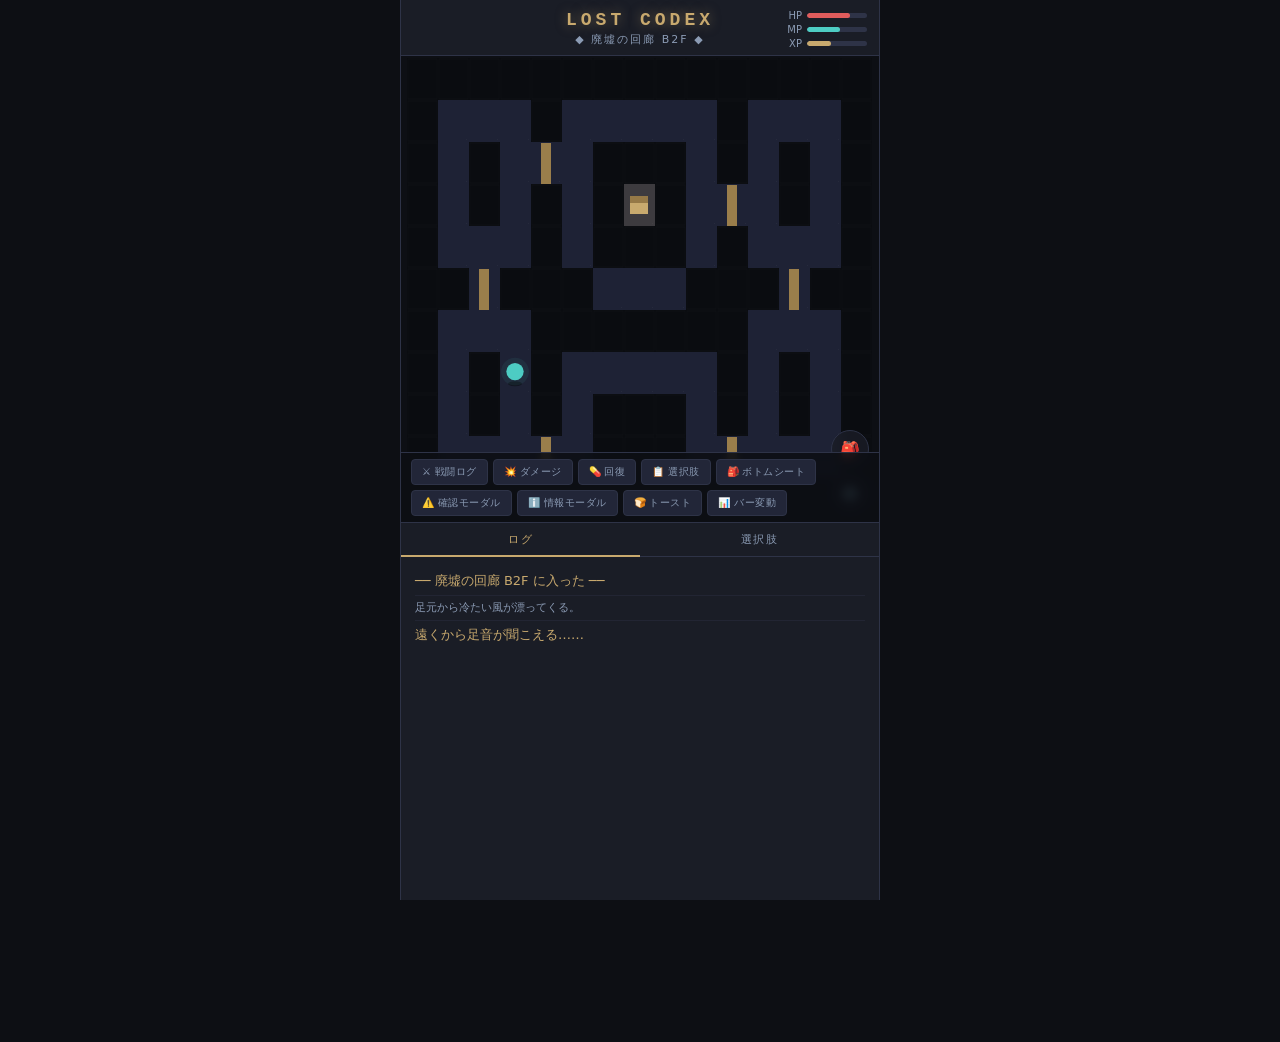
<file: docs/ui_comp_sample.html>
<!DOCTYPE html>
<html lang="ja">
<head>
<meta charset="UTF-8">
<meta name="viewport" content="width=device-width, initial-scale=1.0, maximum-scale=1.0, user-scalable=no">
<title>Game UI Sample</title>
<style>
  /* ── Reset & Base ── */
  *, *::before, *::after { box-sizing: border-box; margin: 0; padding: 0; }

  :root {
    --bg:        #0D0F14;
    --panel:     #1A1D26;
    --panel2:    #222638;
    --border:    #2E3347;
    --gold:      #C8A96E;
    --gold-dim:  #8A6E3E;
    --teal:      #4ECDC4;
    --teal-dim:  #2A7A75;
    --text:      #E8EAF0;
    --sub:       #8B9BB4;
    --danger:    #E05C5C;
    --success:   #5CE07A;
    --radius:    8px;
    --font-mono: 'Courier New', Courier, monospace;
    --font-ui:   system-ui, -apple-system, sans-serif;
  }

  html, body {
    height: 100%;
    background: var(--bg);
    color: var(--text);
    font-family: var(--font-ui);
    font-size: 14px;
    overflow: hidden;
    user-select: none;
  }

  /* ── Layout ── */
  #app {
    display: flex;
    flex-direction: column;
    height: 100dvh;
    max-width: 480px;
    margin: 0 auto;
    position: relative;
    border-left: 1px solid var(--border);
    border-right: 1px solid var(--border);
  }

  /* ── Header ── */
  #header {
    flex: 0 0 auto;
    background: var(--panel);
    border-bottom: 1px solid var(--border);
    padding: 0 16px;
    display: flex;
    flex-direction: column;
    align-items: center;
    padding-top: 10px;
    padding-bottom: 8px;
    position: relative;
  }

  #game-title {
    font-family: var(--font-mono);
    font-size: 18px;
    font-weight: bold;
    color: var(--gold);
    letter-spacing: 4px;
    text-transform: uppercase;
    text-shadow: 0 0 12px rgba(200,169,110,0.5);
  }

  #map-name {
    font-size: 11px;
    color: var(--sub);
    letter-spacing: 2px;
    margin-top: 2px;
  }

  /* ステータスバー（右上） */
  #status-row {
    position: absolute;
    right: 12px;
    top: 10px;
    display: flex;
    flex-direction: column;
    gap: 3px;
    align-items: flex-end;
  }

  .stat-bar {
    display: flex;
    align-items: center;
    gap: 5px;
    font-size: 10px;
  }
  .stat-label { color: var(--sub); width: 16px; text-align: right; }
  .bar-track {
    width: 60px;
    height: 5px;
    background: var(--border);
    border-radius: 3px;
    overflow: hidden;
  }
  .bar-fill {
    height: 100%;
    border-radius: 3px;
    transition: width 0.4s ease;
  }
  .bar-hp  { background: var(--danger); }
  .bar-mp  { background: var(--teal); }
  .bar-exp { background: var(--gold); }

  /* ── Map / Scene Area ── */
  #scene {
    flex: 1 1 auto;
    position: relative;
    overflow: hidden;
    display: flex;
    align-items: center;
    justify-content: center;
  }

  #map-canvas {
    display: block;
    width: 100%;
    height: 100%;
    image-rendering: pixelated;
  }

  /* フローティングボタン群 */
  #float-btns {
    position: absolute;
    bottom: 10px;
    right: 10px;
    display: flex;
    flex-direction: column;
    gap: 6px;
  }
  .float-btn {
    width: 38px;
    height: 38px;
    border-radius: 50%;
    border: 1px solid var(--border);
    background: rgba(26,29,38,0.85);
    color: var(--gold);
    font-size: 16px;
    cursor: pointer;
    display: flex;
    align-items: center;
    justify-content: center;
    transition: background 0.15s, transform 0.1s;
    backdrop-filter: blur(4px);
  }
  .float-btn:active { transform: scale(0.9); background: var(--panel2); }

  /* ── Bottom Panel ── */
  #bottom-panel {
    flex: 0 0 auto;
    height: 42vh;
    min-height: 200px;
    background: var(--panel);
    border-top: 1px solid var(--border);
    display: flex;
    flex-direction: column;
  }

  /* タブ切り替え */
  #tab-bar {
    display: flex;
    border-bottom: 1px solid var(--border);
    flex: 0 0 auto;
  }
  .tab-btn {
    flex: 1;
    padding: 8px 0;
    background: none;
    border: none;
    color: var(--sub);
    font-size: 11px;
    letter-spacing: 1.5px;
    text-transform: uppercase;
    cursor: pointer;
    transition: color 0.15s, border-bottom 0.15s;
    border-bottom: 2px solid transparent;
    position: relative;
    top: 1px;
  }
  .tab-btn.active {
    color: var(--gold);
    border-bottom-color: var(--gold);
  }

  /* コンテンツ領域 */
  .tab-content {
    flex: 1 1 auto;
    overflow-y: auto;
    display: none;
    padding: 10px 14px;
    scroll-behavior: smooth;
  }
  .tab-content.active { display: block; }
  .tab-content::-webkit-scrollbar { width: 3px; }
  .tab-content::-webkit-scrollbar-thumb { background: var(--border); border-radius: 3px; }

  /* ログ */
  .log-line {
    padding: 4px 0;
    border-bottom: 1px solid rgba(46,51,71,0.4);
    line-height: 1.5;
    font-size: 13px;
  }
  .log-line:last-child { border-bottom: none; }
  .log-sys   { color: var(--gold); }
  .log-dmg   { color: var(--danger); }
  .log-heal  { color: var(--success); }
  .log-info  { color: var(--sub); font-size: 11px; }

  /* 選択肢 */
  .choice-btn {
    display: block;
    width: 100%;
    margin-bottom: 8px;
    padding: 10px 14px;
    background: var(--panel2);
    border: 1px solid var(--border);
    border-radius: var(--radius);
    color: var(--text);
    font-size: 13px;
    cursor: pointer;
    text-align: left;
    transition: border-color 0.15s, background 0.15s, transform 0.1s;
    position: relative;
    overflow: hidden;
  }
  .choice-btn::before {
    content: '▶';
    color: var(--teal);
    margin-right: 8px;
    font-size: 10px;
    opacity: 0;
    transition: opacity 0.15s;
  }
  .choice-btn:hover { border-color: var(--teal-dim); background: #252A3A; }
  .choice-btn:hover::before { opacity: 1; }
  .choice-btn:active { transform: scale(0.98); }
  .choice-btn.disabled { opacity: 0.4; cursor: not-allowed; pointer-events: none; }

  /* ── ボトムシート ── */
  #sheet-overlay {
    position: absolute;
    inset: 0;
    background: rgba(0,0,0,0);
    pointer-events: none;
    transition: background 0.3s;
    z-index: 10;
  }
  #sheet-overlay.open {
    background: rgba(0,0,0,0.6);
    pointer-events: all;
  }

  #bottom-sheet {
    position: absolute;
    bottom: 0;
    left: 0;
    right: 0;
    background: var(--panel);
    border-top: 1px solid var(--border);
    border-radius: 16px 16px 0 0;
    transform: translateY(100%);
    transition: transform 0.35s cubic-bezier(0.32, 0.72, 0, 1);
    z-index: 11;
    padding: 0 16px 24px;
    max-height: 75%;
    overflow-y: auto;
  }
  #bottom-sheet.open { transform: translateY(0); }

  .sheet-handle {
    width: 36px;
    height: 4px;
    background: var(--border);
    border-radius: 2px;
    margin: 10px auto 16px;
  }
  .sheet-title {
    font-family: var(--font-mono);
    font-size: 13px;
    color: var(--gold);
    letter-spacing: 2px;
    text-transform: uppercase;
    margin-bottom: 14px;
  }
  .sheet-grid {
    display: grid;
    grid-template-columns: repeat(4, 1fr);
    gap: 8px;
    margin-bottom: 16px;
  }
  .item-cell {
    aspect-ratio: 1;
    background: var(--panel2);
    border: 1px solid var(--border);
    border-radius: var(--radius);
    display: flex;
    flex-direction: column;
    align-items: center;
    justify-content: center;
    font-size: 20px;
    cursor: pointer;
    transition: border-color 0.15s, transform 0.1s;
    position: relative;
  }
  .item-cell:active { transform: scale(0.92); }
  .item-cell:hover { border-color: var(--gold-dim); }
  .item-cell .qty {
    position: absolute;
    bottom: 4px;
    right: 6px;
    font-size: 9px;
    color: var(--sub);
  }
  .item-cell .item-name {
    font-size: 9px;
    color: var(--sub);
    margin-top: 2px;
  }
  .sheet-close-btn {
    width: 100%;
    padding: 10px;
    background: var(--panel2);
    border: 1px solid var(--border);
    border-radius: var(--radius);
    color: var(--sub);
    font-size: 12px;
    cursor: pointer;
    letter-spacing: 1px;
    transition: color 0.15s;
  }
  .sheet-close-btn:hover { color: var(--text); }

  /* ── 確認モーダル ── */
  #modal-overlay {
    position: absolute;
    inset: 0;
    background: rgba(0,0,0,0);
    display: flex;
    align-items: center;
    justify-content: center;
    pointer-events: none;
    z-index: 20;
    transition: background 0.2s;
  }
  #modal-overlay.open {
    background: rgba(0,0,0,0.7);
    pointer-events: all;
  }

  #modal-box {
    background: var(--panel);
    border: 1px solid var(--border);
    border-radius: 12px;
    padding: 22px 20px 18px;
    width: 280px;
    transform: scale(0.85) translateY(10px);
    opacity: 0;
    transition: transform 0.25s cubic-bezier(0.34,1.56,0.64,1), opacity 0.2s;
  }
  #modal-overlay.open #modal-box {
    transform: scale(1) translateY(0);
    opacity: 1;
  }

  .modal-icon { font-size: 28px; text-align: center; margin-bottom: 10px; }
  .modal-title {
    font-family: var(--font-mono);
    font-size: 13px;
    color: var(--gold);
    letter-spacing: 1.5px;
    text-align: center;
    margin-bottom: 8px;
  }
  .modal-body {
    font-size: 13px;
    color: var(--sub);
    text-align: center;
    line-height: 1.6;
    margin-bottom: 18px;
  }
  .modal-actions {
    display: grid;
    grid-template-columns: 1fr 1fr;
    gap: 8px;
  }
  .modal-btn {
    padding: 9px 0;
    border-radius: var(--radius);
    border: 1px solid var(--border);
    font-size: 12px;
    cursor: pointer;
    letter-spacing: 1px;
    transition: opacity 0.15s, transform 0.1s;
  }
  .modal-btn:active { transform: scale(0.96); }
  .modal-btn.cancel { background: var(--panel2); color: var(--sub); }
  .modal-btn.confirm { background: var(--danger); border-color: var(--danger); color: #fff; }
  .modal-btn.confirm-ok { background: var(--teal-dim); border-color: var(--teal); color: #fff; }

  /* ── 通知トースト ── */
  #toast-area {
    position: absolute;
    top: 80px;
    left: 50%;
    transform: translateX(-50%);
    z-index: 30;
    display: flex;
    flex-direction: column;
    gap: 6px;
    pointer-events: none;
    width: 90%;
  }
  .toast {
    background: var(--panel2);
    border: 1px solid var(--border);
    border-radius: var(--radius);
    padding: 8px 14px;
    font-size: 12px;
    color: var(--text);
    animation: toastIn 0.25s ease forwards;
    backdrop-filter: blur(6px);
    text-align: center;
  }
  .toast.gold  { border-color: var(--gold-dim); color: var(--gold); }
  .toast.teal  { border-color: var(--teal-dim); color: var(--teal); }
  .toast.red   { border-color: var(--danger); color: var(--danger); }
  @keyframes toastIn {
    from { opacity: 0; transform: translateY(-6px); }
    to   { opacity: 1; transform: translateY(0); }
  }

  /* ── デモコントロール（画面外） ── */
  #demo-controls {
    position: absolute;
    left: 0;
    right: 0;
    bottom: 42vh;
    padding: 6px 10px;
    background: rgba(13,15,20,0.9);
    border-top: 1px solid var(--border);
    display: flex;
    flex-wrap: wrap;
    gap: 5px;
    z-index: 5;
    backdrop-filter: blur(4px);
  }
  .demo-btn {
    padding: 5px 10px;
    background: var(--panel2);
    border: 1px solid var(--border);
    border-radius: 4px;
    color: var(--sub);
    font-size: 10px;
    cursor: pointer;
    letter-spacing: 0.5px;
    transition: color 0.15s, border-color 0.15s;
  }
  .demo-btn:hover { color: var(--text); border-color: var(--gold-dim); }
</style>
</head>
<body>

<div id="app">

  <!-- ヘッダー -->
  <header id="header">
    <div id="game-title">LOST CODEX</div>
    <div id="map-name">◆ 廃墟の回廊 B2F ◆</div>
    <div id="status-row">
      <div class="stat-bar">
        <span class="stat-label">HP</span>
        <div class="bar-track"><div class="bar-fill bar-hp" id="bar-hp" style="width:72%"></div></div>
      </div>
      <div class="stat-bar">
        <span class="stat-label">MP</span>
        <div class="bar-track"><div class="bar-fill bar-mp" id="bar-mp" style="width:55%"></div></div>
      </div>
      <div class="stat-bar">
        <span class="stat-label">XP</span>
        <div class="bar-track"><div class="bar-fill bar-exp" id="bar-exp" style="width:40%"></div></div>
      </div>
    </div>
  </header>

  <!-- マップ描画 -->
  <section id="scene">
    <canvas id="map-canvas"></canvas>
    <!-- フローティングアクション -->
    <div id="float-btns">
      <button class="float-btn" title="アイテム" onclick="openSheet()">🎒</button>
      <button class="float-btn" title="メニュー" onclick="showModal('menu')">⚙️</button>
    </div>
  </section>

  <!-- デモ用ボタン行（シーンと下パネルの間） -->
  <div id="demo-controls">
    <button class="demo-btn" onclick="addLog('sys','エネミーが現れた！【スライム × 3】')">⚔ 戦闘ログ</button>
    <button class="demo-btn" onclick="addLog('dmg','スライムの攻撃！ 12ダメージ！')">💥 ダメージ</button>
    <button class="demo-btn" onclick="addLog('heal','回復ポーションを使用。 +35 HP')">💊 回復</button>
    <button class="demo-btn" onclick="setChoices()">📋 選択肢</button>
    <button class="demo-btn" onclick="openSheet()">🎒 ボトムシート</button>
    <button class="demo-btn" onclick="showModal('confirm')">⚠️ 確認モーダル</button>
    <button class="demo-btn" onclick="showModal('info')">ℹ️ 情報モーダル</button>
    <button class="demo-btn" onclick="showToast('gold','💰 ゴールド +120 入手！')">🍞 トースト</button>
    <button class="demo-btn" onclick="animateBars()">📊 バー変動</button>
  </div>

  <!-- 下パネル（ログ・選択肢） -->
  <div id="bottom-panel">
    <div id="tab-bar">
      <button class="tab-btn active" onclick="switchTab('log',this)">ログ</button>
      <button class="tab-btn" onclick="switchTab('choice',this)">選択肢</button>
    </div>
    <div id="tab-log" class="tab-content active"></div>
    <div id="tab-choice" class="tab-content"></div>
  </div>

  <!-- シートオーバーレイ -->
  <div id="sheet-overlay" onclick="closeSheet()"></div>

  <!-- ボトムシート -->
  <div id="bottom-sheet">
    <div class="sheet-handle"></div>
    <div class="sheet-title">── アイテム袋 ──</div>
    <div class="sheet-grid" id="item-grid"></div>
    <button class="sheet-close-btn" onclick="closeSheet()">閉じる</button>
  </div>

  <!-- モーダルオーバーレイ -->
  <div id="modal-overlay" onclick="onModalOverlayClick(event)">
    <div id="modal-box">
      <div class="modal-icon" id="modal-icon">⚠️</div>
      <div class="modal-title" id="modal-title">CONFIRM</div>
      <div class="modal-body" id="modal-body">本当に逃げますか？</div>
      <div class="modal-actions" id="modal-actions"></div>
    </div>
  </div>

  <!-- トーストエリア -->
  <div id="toast-area"></div>

</div>

<script>
// ── マップ描画 ──────────────────────────────────────
const canvas = document.getElementById('map-canvas');
const ctx = canvas.getContext('2d');
const TILE = 24;

// タイルマップ (0=壁, 1=床, 2=扉, 3=宝箱, 4=プレイヤー)
const MAP = [
  [0,0,0,0,0,0,0,0,0,0,0,0,0,0,0],
  [0,1,1,1,0,1,1,1,1,1,0,1,1,1,0],
  [0,1,0,1,2,1,0,0,0,1,0,1,0,1,0],
  [0,1,0,1,0,1,0,3,0,1,2,1,0,1,0],
  [0,1,1,1,0,1,0,0,0,1,0,1,1,1,0],
  [0,0,2,0,0,0,1,1,1,0,0,0,2,0,0],
  [0,1,1,1,0,0,0,0,0,0,0,1,1,1,0],
  [0,1,0,4,0,1,1,1,1,1,0,1,0,1,0],
  [0,1,0,1,0,1,0,0,0,1,0,1,0,1,0],
  [0,1,1,1,2,1,0,0,0,1,2,1,1,1,0],
  [0,0,0,0,0,0,0,0,0,0,0,0,0,0,0],
];

const COLORS = {
  wall:   '#0a0c10',
  floor:  '#1e2235',
  door:   '#8A6E3E',
  chest:  '#C8A96E',
  player: '#4ECDC4',
  grid:   'rgba(255,255,255,0.03)',
};

let playerPos = { x: 3, y: 7 };
let animT = 0;

function resizeCanvas() {
  const scene = document.getElementById('scene');
  canvas.width = scene.clientWidth;
  canvas.height = scene.clientHeight;
}

function drawMap() {
  const cw = canvas.width, ch = canvas.height;
  const cols = MAP[0].length, rows = MAP.length;
  const tileW = Math.floor(cw / cols);
  const tileH = Math.floor(ch / rows);
  const t = TILE;

  ctx.clearRect(0, 0, cw, ch);

  // グリッド背景
  ctx.fillStyle = '#0D0F14';
  ctx.fillRect(0, 0, cw, ch);

  const offX = Math.floor((cw - cols * tileW) / 2);
  const offY = Math.floor((ch - rows * tileH) / 2);

  for (let r = 0; r < rows; r++) {
    for (let c = 0; c < cols; c++) {
      const cell = MAP[r][c];
      const x = offX + c * tileW;
      const y = offY + r * tileH;
      const w = tileW - 1, h = tileH - 1;

      if (cell === 0) {
        ctx.fillStyle = COLORS.wall;
        ctx.fillRect(x, y, tileW, tileH);
        // 壁のテクスチャライン
        ctx.strokeStyle = 'rgba(255,255,255,0.04)';
        ctx.lineWidth = 0.5;
        ctx.strokeRect(x+1, y+1, w-1, h-1);
      } else {
        // 床
        ctx.fillStyle = COLORS.floor;
        ctx.fillRect(x, y, tileW, tileH);
        // 床のドット
        ctx.fillStyle = 'rgba(255,255,255,0.04)';
        ctx.fillRect(x + tileW-3, y + tileH-3, 1, 1);

        if (cell === 2) {
          // 扉
          ctx.fillStyle = COLORS.door;
          const dw = Math.floor(tileW * 0.35);
          ctx.fillRect(x + Math.floor(tileW/2) - Math.floor(dw/2), y+1, dw, h);
          ctx.fillStyle = '#C8A96E44';
          ctx.fillRect(x + Math.floor(tileW/2) - Math.floor(dw/2), y+1, dw, h);
        } else if (cell === 3) {
          // 宝箱
          ctx.fillStyle = COLORS.chest;
          const bx = x + Math.floor(tileW*0.2), by = y + Math.floor(tileH*0.3);
          const bw2 = Math.floor(tileW*0.6), bh2 = Math.floor(tileH*0.45);
          ctx.fillRect(bx, by, bw2, bh2);
          ctx.fillStyle = '#8A6E3E';
          ctx.fillRect(bx, by, bw2, Math.floor(bh2*0.4));
          // 輝き
          const glow = Math.sin(animT * 0.05) * 0.4 + 0.6;
          ctx.fillStyle = `rgba(200,169,110,${glow * 0.3})`;
          ctx.fillRect(x, y, tileW, tileH);
        } else if (cell === 4) {
          // プレイヤー（アニメーション）
          const bob = Math.sin(animT * 0.08) * 1.5;
          const px = x + Math.floor(tileW*0.5);
          const py = y + Math.floor(tileH*0.5) + bob;
          const pr = Math.min(tileW, tileH) * 0.28;

          // 影
          ctx.fillStyle = 'rgba(0,0,0,0.4)';
          ctx.beginPath();
          ctx.ellipse(px, py + pr*1.4, pr*0.8, pr*0.3, 0, 0, Math.PI*2);
          ctx.fill();

          // 本体
          ctx.fillStyle = COLORS.player;
          ctx.beginPath();
          ctx.arc(px, py, pr, 0, Math.PI*2);
          ctx.fill();

          // グロー
          const pulse = Math.sin(animT * 0.06) * 0.3 + 0.5;
          ctx.fillStyle = `rgba(78,205,196,${pulse * 0.25})`;
          ctx.beginPath();
          ctx.arc(px, py, pr * 1.6, 0, Math.PI*2);
          ctx.fill();
        }
      }
    }
  }

  animT++;
  requestAnimationFrame(drawMap);
}

resizeCanvas();
window.addEventListener('resize', () => { resizeCanvas(); });
drawMap();


// ── タブ切り替え ──────────────────────────────────────
function switchTab(name, btn) {
  document.querySelectorAll('.tab-btn').forEach(b => b.classList.remove('active'));
  document.querySelectorAll('.tab-content').forEach(c => c.classList.remove('active'));
  btn.classList.add('active');
  document.getElementById('tab-' + name).classList.add('active');
}


// ── ログ ──────────────────────────────────────────────
const logEl = document.getElementById('tab-log');
function addLog(type, text) {
  const div = document.createElement('div');
  div.className = 'log-line log-' + type;
  div.textContent = text;
  logEl.appendChild(div);
  logEl.scrollTop = logEl.scrollHeight;
  // ログタブに切り替え
  document.querySelectorAll('.tab-btn')[0].click();
}

// 初期ログ
const initLogs = [
  ['sys', '── 廃墟の回廊 B2F に入った ──'],
  ['info', '足元から冷たい風が漂ってくる。'],
  ['sys', '遠くから足音が聞こえる……'],
];
initLogs.forEach(([t,m]) => addLog(t, m));


// ── 選択肢 ────────────────────────────────────────────
function setChoices() {
  const el = document.getElementById('tab-choice');
  el.innerHTML = '';
  const choices = [
    { label: '扉を開けて進む',   action: () => { addLog('sys','扉をゆっくりと開いた。先は暗い……'); closeChoices(); } },
    { label: '宝箱を調べる',     action: () => { addLog('gold','宝箱から ポーション ×2 を入手！'); showToast('gold','💰 ポーション ×2 入手！'); closeChoices(); } },
    { label: '来た道を戻る',     action: () => { showModal('confirm'); } },
    { label: '魔法を使う',       action: () => { addLog('info','MPが不足している…（required: 30MP）'); closeChoices(); }, disabled: true },
  ];
  choices.forEach(c => {
    const btn = document.createElement('button');
    btn.className = 'choice-btn' + (c.disabled ? ' disabled' : '');
    btn.textContent = c.label;
    if (!c.disabled) btn.onclick = c.action;
    el.appendChild(btn);
  });
  // 選択肢タブへ
  document.querySelectorAll('.tab-btn')[1].click();
}

function closeChoices() {
  document.getElementById('tab-choice').innerHTML = '<p style="color:var(--sub);font-size:12px;padding:10px 0">── 選択肢なし ──</p>';
  document.querySelectorAll('.tab-btn')[0].click();
}


// ── ボトムシート ──────────────────────────────────────
const ITEMS = [
  { icon:'🧪', name:'ポーション',   qty:3 },
  { icon:'🔮', name:'マジックボム', qty:1 },
  { icon:'🗝️',  name:'古い鍵',       qty:2 },
  { icon:'📜', name:'地図の欠片',   qty:1 },
  { icon:'⚔️',  name:'鉄の剣',       qty:0 },
  { icon:'🛡️',  name:'木の盾',       qty:0 },
  { icon:'👟', name:'軽装の靴',     qty:0 },
  { icon:'💎', name:'原石',         qty:5 },
];

function openSheet() {
  const grid = document.getElementById('item-grid');
  grid.innerHTML = '';
  ITEMS.forEach(item => {
    const cell = document.createElement('div');
    cell.className = 'item-cell';
    cell.innerHTML = `<span>${item.icon}</span><span class="item-name">${item.name}</span>${item.qty > 0 ? `<span class="qty">×${item.qty}</span>` : ''}`;
    cell.onclick = () => {
      showToast('teal', `${item.icon} ${item.name} を選択`);
    };
    grid.appendChild(cell);
  });
  document.getElementById('sheet-overlay').classList.add('open');
  document.getElementById('bottom-sheet').classList.add('open');
}

function closeSheet() {
  document.getElementById('sheet-overlay').classList.remove('open');
  document.getElementById('bottom-sheet').classList.remove('open');
}


// ── 確認モーダル ──────────────────────────────────────
let currentModalType = null;

function showModal(type) {
  currentModalType = type;
  const icon = document.getElementById('modal-icon');
  const title = document.getElementById('modal-title');
  const body = document.getElementById('modal-body');
  const actions = document.getElementById('modal-actions');
  actions.innerHTML = '';

  if (type === 'confirm') {
    icon.textContent = '⚠️';
    title.textContent = 'RETREAT';
    body.textContent = '来た道を戻りますか？\n進行状況は失われません。';
    actions.innerHTML = `
      <button class="modal-btn cancel" onclick="closeModal()">とどまる</button>
      <button class="modal-btn confirm" onclick="onConfirm()">撤退する</button>
    `;
  } else if (type === 'info') {
    icon.textContent = 'ℹ️';
    title.textContent = 'SYSTEM';
    body.textContent = 'ゲームデータを自動保存しました。\nセーブポイント：廃墟の回廊 B2F';
    actions.innerHTML = `
      <button class="modal-btn confirm-ok" style="grid-column:1/-1" onclick="closeModal()">了解</button>
    `;
  } else if (type === 'menu') {
    icon.textContent = '⚙️';
    title.textContent = 'PAUSE';
    body.textContent = 'ゲームを一時停止中';
    actions.innerHTML = `
      <button class="modal-btn cancel" onclick="closeModal()">再開</button>
      <button class="modal-btn confirm" onclick="closeModal(); showToast('red','タイトルに戻りました')">タイトルへ</button>
    `;
  }

  document.getElementById('modal-overlay').classList.add('open');
}

function closeModal() {
  document.getElementById('modal-overlay').classList.remove('open');
}

function onConfirm() {
  closeModal();
  addLog('sys','── 来た道を引き返した ──');
  showToast('teal', '✓ セーブされました');
}

function onModalOverlayClick(e) {
  if (e.target === document.getElementById('modal-overlay')) closeModal();
}


// ── トースト ──────────────────────────────────────────
function showToast(type, msg, duration = 2200) {
  const area = document.getElementById('toast-area');
  const el = document.createElement('div');
  el.className = 'toast ' + type;
  el.textContent = msg;
  area.appendChild(el);
  setTimeout(() => {
    el.style.transition = 'opacity 0.3s';
    el.style.opacity = '0';
    setTimeout(() => el.remove(), 320);
  }, duration);
}


// ── バー変動アニメ ────────────────────────────────────
function animateBars() {
  const hp  = Math.max(10, Math.round(Math.random() * 100));
  const mp  = Math.max(10, Math.round(Math.random() * 100));
  const exp = Math.min(100, Math.round(Math.random() * 100));
  document.getElementById('bar-hp').style.width  = hp  + '%';
  document.getElementById('bar-mp').style.width  = mp  + '%';
  document.getElementById('bar-exp').style.width = exp + '%';
  addLog('info', `HP: ${hp}% / MP: ${mp}% / XP: ${exp}%`);
}
</script>
</body>
</html>
</file>
<file: css/style.css>
/* style.css */

:root {
    --bg:         #1a1a2e;
    --bg-explore: #1a1a2e;
    --bg-battle:  #1e1608;
    --bg-warm:    #f5ead0;
    --panel:      #2c1f0e;
    --panel2:     #3a2a14;
    --panel3:     #4a3820;
    --border:     #6a4e28;
    --border2:    #4a3820;
    --text:       #f0d890;
    --text-dark:  #2a1a06;
    --text-sub:   #a08858;
    --text-dim:   #6a5030;
    --parch:      #c8a96e;
    --parch-dk:   #8a6535;
    --paper:      #f0e0b0;
    --paper2:     #e8d090;
    --gold:       #f8c030;
    --gold-dim:   #c89020;
    --hp-red:     #f03868;
    --hp-dark:    #7a1830;
    --mp-blue:    #38a8f8;
    --mp-dark:    #183878;
    --green:      #50d870;
    --red:        #e85858;
    --yellow:     #f8d040;
    --teal:       #40d0b8;
    --teal-dim:   #2A7A75;
    --panel:      #1A1D26;
    --sub:        #8B9BB4;
    --danger:     #E05C5C;
    --success:    #5CE07A;
    --radius:    8px;
    /* タイル用 */
    --enemy:       #500000; /* 危険 */
    --eliteEnemy:  #801111; /* 強敵 */
    --boss:        #20034a; /* ボス */
    --event:       #504008; /* イベント */
    --rest:        #032f10; /* 休息 */
    --adventurer:  #401140; /* 冒険者 */
}

html {
    touch-action: manipulation;
    /* TODO: 調整 */
    /* transform: scale(0.99); */
}

body {
    font-family: 'Arial', sans-serif;
    background-color: #1a1a2e; /* ダークネイビー */
    color: #e0e0e0; /* 明るいグレー */
    margin: 0;
    display: flex;
    justify-content: center;
    align-items: center;
    min-height: 100vh;
    position: relative;
}

.game-container {
    background-color: #0f0f1a;
    border: 2px solid #ffcc00;
    border-radius: 10px;
    box-shadow: 0 0 20px rgba(255, 204, 0, 0.5);
    padding: 20px;
    width: 90%;
    max-width: 800px;
    max-width: 90%;
    margin: 0 5%;
    text-align: center;
    position: relative;
    z-index: 1;
}

h1, h2, h3 {
    color: #ffcc00; /* ゴールド */
    margin-bottom: 15px;
}

p {
    line-height: 1.6;
    margin-bottom: 10px;
}

.button {
    background-color: #ffcc00; /* ゴールド */
    color: #1a1a2e; /* ダークネイビー */
    border: none;
    padding: 10px;
    margin: 5px;
    border-radius: 5px;
    cursor: pointer;
    white-space: nowrap;
    font-size: 0.9em;
    transition: background-color 0.3s ease, color 0.3s ease;
}

.button:hover:not(:disabled) {
    background-color: #e6b800; /* 少し暗いゴールド */
}

.button:disabled {
    background-color: #555;
    color: #bbb;
    cursor: not-allowed;
}

input[type="text"],
input[type="number"],
select {
    background-color: #333;
    color: #e0e0e0;
    border: 1px solid #ffcc00;
    padding: 8px;
    margin: 5px;
    border-radius: 4px;
    width: calc(100% - 20px);
    box-sizing: border-box;
}

input[type="number"]::-webkit-inner-spin-button,
input[type="number"]::-webkit-outer-spin-button {
    -webkit-appearance: none;
    margin: 0;
}

input[type="number"] {
    -moz-appearance: textfield;
}

.hidden {
    display: none !important;
}

.soft-hidden {
    visibility: hidden !important;
}

.game-screen {
    animation: fadeIn 1s ease-in-out;
}

@keyframes fadeIn {
    from { opacity: 0; }
    to { opacity: 1; }
}

/* Title Screen */
#title-screen button {
    display: block;
    width: 90%;
    margin: 10px auto;
}

/* Character Creation Screen */
#remaining-points {
    color: #ffcc00;
    font-weight: bold;
}


.stats-grid {
    display: grid;
    grid-template-columns: 1fr 1fr;
    gap: 12px;
}

.stat-row {
    display: flex;
    align-items: center;
    gap: 8px;
    padding: 8px;
    background: rgba(255,255,255,0.05);
    border-radius: 6px;
}

.stat-row label {
    width: 60px;
    font-weight: bold;
}

.stat-row input {
    width: 50px;
    text-align: center;
}

.stat-row button {
    width: 32px;
    height: 32px;
    border: none;
    border-radius: 4px;
    cursor: pointer;
    font-size: 18px;
    font-weight: bold;
}

/* Main Game Screen */
.player-status {
    background-color: #2a2a4a;
    border: 1px solid #ffcc00;
    border-radius: 8px;
    padding: 10px;
    margin-bottom: 15px;
    text-align: left;
}

.enemy-status {
    background-color: #4a2a2a;
    border: 1px solid #ffcc00;
    border-radius: 8px;
    padding: 10px;
    margin-bottom: 15px;
    text-align: left;
}

.player-status-grid, .enemy-status-grid {
    display: grid;
    grid-template-columns: repeat(auto-fit, minmax(120px, 1fr));
    gap: 10px;
}

.player-status-grid p, .enemy-status-grid p {
    margin: 0;
}

.player-status>p, .enemy-status>p {
    margin-top: 0;
}

.hp-bar-container {
    background-color: #555;
    border: 1px solid #ffcc00;
    border-radius: 5px;
    height: 20px;
    margin-top: 5px;
    overflow: hidden;
}

.hp-bar-fill {
    height: 100%;
    width: 100%; /* 初期値 */
    background-color: #28a745; /* 緑 */
    transition: width 0.5s ease-in-out;
    display: flex;
    align-items: center;
    justify-content: center;
    color: white;
    font-weight: bold;
    font-size: 0.8em;
}

.hp-bar-fill.low-hp {
    background-color: #dc3545; /* 赤 */
}

.mp-bar-fill {
    height: 100%;
    width: 100%; /* 初期値 */
    background-color: #2845a7; /* 青 */
    transition: width 0.5s ease-in-out;
    display: flex;
    align-items: center;
    justify-content: center;
    color: white;
    font-weight: bold;
    font-size: 0.8em;
}

.choice-button {
    background-color: #4a4a6a; /* 少し明るいネイビー */
    color: #ffcc00;
    border: 1px solid #ffcc00;
    padding: 10px 15px;
    margin: 5px;
    border-radius: 5px;
    cursor: pointer;
    font-size: 0.9em;
    transition: background-color 0.3s ease;
    flex-grow: 1; /* ボタンが均等に広がるように */
    max-width: 48%; /* 2列表示 */
}

.choice-button:hover:not(:disabled) {
    background-color: #6a6a8a;
}

.choice-button.disabled-choice {
    background-color: #333;
    color: #888;
    border-color: #888;
    cursor: not-allowed;
}

/* Debug Panel */
.debug-panel {
    position: fixed;
    bottom: 0;
    right: 0;
    width: 300px;
    background-color: #0f0f1a;
    border: 1px solid #ffcc00;
    border-bottom: none;
    border-top-left-radius: 10px;
    border-top-right-radius: 10px;
    z-index: 1000;
    box-shadow: 0 -5px 15px rgba(255, 204, 0, 0.3);
}

.debug-panel-header {
    background-color: #ffcc00;
    color: #1a1a2e;
    padding: 10px 15px;
    cursor: pointer;
    display: flex;
    justify-content: space-between;
    align-items: center;
    font-weight: bold;
    border-top-left-radius: 8px;
    border-top-right-radius: 8px;
}

.debug-toggle-icon {
    transition: transform 0.3s ease;
}

.debug-toggle-icon.open {
    transform: rotate(180deg);
}

.debug-panel-content {
    padding: 15px;
    max-height: 400px;
    overflow-y: auto;
}

.debug-panel-content h3 {
    color: #ffcc00;
    margin-top: 10px;
    margin-bottom: 10px;
    font-size: 1.1em;
}

.debug-controls {
    display: flex;
    flex-wrap: wrap;
    gap: 5px;
    margin-bottom: 10px;
}

.debug-controls select,
.debug-controls button {
    flex: 1;
    min-width: 100px;
}

/* Menu Button */
#menu-button {
    position: fixed;
    top: 20px;
    right: 20px;
    background-color: #ffcc00;
    color: #1a1a2e;
    border: none;
    padding: 10px 15px;
    border-radius: 5px;
    cursor: pointer;
    font-size: 1em;
    z-index: 100; /* 他の要素より手前に */
    box-shadow: 0 2px 5px rgba(0, 0, 0, 0.3);
}

/* Modal Styles */
.modal {
    position: fixed;
    z-index: 200; /* Debug Panelより手前に */
    left: 0;
    top: 0;
    width: 100%;
    height: 100%;
    background-color: rgba(0, 0, 0, 0.7); /* 半透明の黒い背景 */
    display: flex;
    justify-content: center;
    align-items: center;
    animation: fadeIn 0.3s ease-out;
}

.modal-content {
    background-color: #0f0f1a;
    border: 2px solid #ffcc00;
    border-radius: 10px;
    box-shadow: 0 0 25px rgba(255, 204, 0, 0.7);
    width: 90%;
    max-width: 700px;
    animation: slideIn 0.3s ease-out;
    display: flex;
    flex-direction: column;
    max-height: 86vh; /* モーダルの最大高さを設定 */
    height: 86vh; /* モーダルの最大高さを設定 */
}

@keyframes slideIn {
    from { transform: translateY(-50px); opacity: 0; }
    to { transform: translateY(0); opacity: 1; }
}

.modal-header {
    display: flex;
    justify-content: space-between;
    align-items: center;
    padding: 15px 20px;
    border-bottom: 1px solid #ffcc00;
    background-color: #1a1a2e;
}

.modal-header h2 {
    margin: 0;
    color: #ffcc00;
}

.close-button {
    color: #ffcc00;
    font-size: 2em;
    font-weight: bold;
    cursor: pointer;
    transition: color 0.3s ease;
}

.close-button:hover,
.close-button:focus {
    color: #e6b800;
    text-decoration: none;
}

.modal-tabs {
    display: flex;
    justify-content: center;
    border-bottom: 1px solid #ffcc00;
    background-color: #2a2a4a;
}

.tab-button {
    background-color: transparent;
    color: #e0e0e0;
    border: none;
    padding: 12px 20px;
    cursor: pointer;
    font-size: 1.1em;
    transition: color 0.3s ease, background-color 0.3s ease;
}

.tab-button:hover:not(.active) {
    color: #ffcc00;
    background-color: #3a3a5a;
}

.tab-button.active {
    color: #ffcc00;
    background-color: #1a1a2e;
    border-bottom: 3px solid #ffcc00;
    font-weight: bold;
}

.modal-body {
    padding: 20px;
    flex-grow: 1; /* 残りのスペースを埋める */
    overflow-y: auto; /* タブコンテンツが長い場合にスクロール */
}

.tab-content {
    animation: fadeIn 0.5s ease-in-out;
}

/* Status Tab */
.player-stats-display {
    display: grid;
    grid-template-columns: 1fr 1fr; /* 2列 */
    gap: 10px 20px;
    text-align: left;
}

.player-stats-display p {
    margin: 0;
    padding: 5px 0;
    border-bottom: 1px dashed #4a4a6a;
}

.player-stats-display p:last-child,
.player-stats-display p:nth-last-child(2) { /* 最後の2つの要素のボーダーをなくす */
    border-bottom: none;
}

.player-stats-display span {
    color: #ffcc00;
    font-weight: bold;
}

/* Items Tab & Equipment Tab */
.item-grid, .equipment-slots {
    display: grid;
    grid-template-columns: repeat(auto-fill, minmax(150px, 1fr)); /* 応答性の高いグリッド */
    gap: 15px;
}

.item-grid>p, .equipment-slots>p {
    white-space: nowrap;
}

.item-card, .equipment-slot {
    background-color: #2a2a4a;
    border: 1px solid #ffcc00;
    border-radius: 8px;
    padding: 10px;
    text-align: center;
    display: flex;
    flex-direction: column;
    justify-content: space-between;
    min-height: 120px;
}

.item-card h4, .equipment-slot h4 {
    color: #ffcc00;
    margin-top: 0;
    margin-bottom: 5px;
}

.item-card p, .equipment-slot p {
    font-size: 0.75em;
    margin: 0.25em;
    flex-grow: 1;
    text-align: left;
}

.item-card .button, .equipment-slot .button {
    width: 80%;
    margin: 5px auto 0;
    padding: 8px 10px;
    font-size: 0.9em;
}

/* Item Discard Modal Specific Styles */
#discard-item-modal .item-card {
    cursor: pointer;
    transition: background-color 0.2s ease;
}

#discard-item-modal .item-card.selected {
    background-color: #4a4a6a; /* 選択されたアイテムの背景色 */
    border-color: #e6b800;
}

#discard-item-modal .modal-body .button {
    margin-top: 20px;
    width: auto;
    padding: 10px 30px;
}

.modal-footer {
    display: flex;
    justify-content: space-between;
    align-items: center;
    padding: 15px 20px;
    border-top: 1px solid #ffcc00;
    background-color: #1a1a2e;
}

/* ── 通知トースト ── */
#toast-area {
    position: absolute;
    top: 50px;
    left: 50%;
    transform: translateX(-50%);
    z-index: 100000;
    display: flex;
    flex-direction: column;
    gap: 6px;
    pointer-events: none;
    width: 90%;
}
.toast {
    background: var(--panel2);
    border: 1px solid var(--border);
    border-radius: var(--radius);
    padding: 8px 14px;
    font-size: 12px;
    color: var(--text);
    animation: toastIn 0.25s ease forwards;
    backdrop-filter: blur(6px);
    text-align: center;
    pointer-events: auto;
    box-shadow: 0 4px 12px rgba(0,0,0,0.5);
    margin-left: 30dvw;
}
.toast-leave {
    animation: toastOut 0.3s ease forwards;
}

@keyframes toastOut {
    from {
        opacity: 1;
        transform: translateX(0);
    }

    to {
        opacity: 0;
        transform: translateX(120%);
    }
}
.toast.gold  { border-color: var(--gold-dim); color: var(--gold); }
.toast.teal  { border-color: var(--teal-dim); color: var(--teal); }
.toast.red   { border-color: var(--danger); color: var(--danger); }
@keyframes toastIn {
    from { opacity: 0; transform: translateY(-6px); }
    to   { opacity: 1; transform: translateY(0); }
}


/* ── 確認モーダル ── */
#modal-overlay {
    position: absolute;
    inset: 0;
    background: rgba(0,0,0,0);
    display: flex;
    align-items: center;
    justify-content: center;
    pointer-events: none;
    z-index: 2000;
    transition: background 0.2s;
}
#modal-overlay.active {
    background: rgba(0,0,0,0.7);
    pointer-events: all;
}

#modal-box {
    background: #1A1D26;
    border: 1px solid 8px;
    border-radius: 12px;
    padding: 22px 20px 18px;
    width: 280px;
    transform: scale(0.85) translateY(10px);
    opacity: 0;
    transition: transform 0.25s cubic-bezier(0.34,1.56,0.64,1), opacity 0.2s;
}
#modal-overlay.active #modal-box {
    transform: scale(1) translateY(0);
    opacity: 1;
}

/* #modal-icon { font-size: 28px; text-align: center; margin-bottom: 10px; } */
#modal-title {
    /* font-family: var(--font-mono); */
    font-size: 13px;
    color: #f8c030;/*--gold*/
    letter-spacing: 1.5px;
    text-align: center;
    margin-bottom: 8px;
}
#modal-body {
    font-size: 13px;
    color: #8B9BB4;/*--sub*/
    text-align: center;
    line-height: 1.6;
    margin-bottom: 18px;
}
#modal-actions {
    display: grid;
    grid-template-columns: 1fr 1fr;
    gap: 8px;
}
.modal-btn {
    padding: 9px 0;
    border-radius: 8px;
    border: 1px solid #2E3347;
    font-size: 12px;
    cursor: pointer;
    letter-spacing: 1px;
    transition: opacity 0.15s, transform 0.1s;
    background: #BBCBF4; color: #222638;
}
.modal-btn.cancel { background: #222638; color: #BBCBF4; }
.modal-btn.danger { background: #E05C5C; border-color: #E05C5C; color: #fff; }
.modal-btn.safe { background: #2A7A75; border-color: #4ECDC4; color: #fff; }

#modal-input-confirm {
    padding: 1em 4em;
    margin-top: 1em;
}
#modal-input-confirm:hover {
    background: rgba(255,255,255,0.1);
}
#modal-input-confirm:active {
    transform: scale(0.9);
}

/* Item effect text in menu cards */
.item-effect-text {
    color: #ffcc00;
    font-size: 0.85em;
    font-weight: bold;
    margin: 4px 0 6px;
    padding: 3px 6px;
    background-color: rgba(255, 204, 0, 0.08);
    border-left: 2px solid #ffcc00;
    border-radius: 0 4px 4px 0;
    text-align: left;
}


/* ==================================================================
    戦闘画面
================================================================== */
/* ======================
    パーティ
====================== */

#party-panel{
    display: grid;
    grid-template-columns: 1fr 1fr;
    gap: 0.5em;
    margin-bottom: 0.5em;
}

.actor-card{
    display: flex;
    flex-direction: column;
    padding: 1em;
    font-size: 0.85em;
    border: 1px solid #444;
    border-radius: 12px;
    background: #2b2b4f;
}

.actor-name{
    flex:1;
    margin-bottom: 0.5em;
}

.actor-info{
    display: flex;
}

.portrait{
    width:64px;
    height:64px;
    margin-right: 0.5em;

    border-radius:8px;
    background:#444;
}

.actor-status{
    flex:1;
}

.level{
    color:#ccc;
}

.status-row{
    margin-top:6px;
}

.status-row label{
    display:block;
    margin-bottom:2px;
}

.bar{
    height:8px;
    border-radius:99px;
    background:#333;
    overflow:hidden;
}

/* ======================
    敵
====================== */

#enemy-panel{
    display: grid;
    grid-template-columns: repeat(4,1fr);
    gap: 0.5em;
    margin-bottom: 0.5em;
}

.enemy-card{
    padding: 0.8em;
    border: 1px solid #555;
    border-radius: 12px;
    background: #3f1b1b;
    text-align: center;
    font-size: 0.85em;
}

.enemy-image{
    width: 60px;
    height: 60px;
    margin: 0.5em auto;
    border-radius: 50%;
    background: #555;
}

.enemy-name{
    margin-bottom: 0.5em;
    word-break: keep-all;
    font-size: 75%;
}

.hp-label{
    font-size: 0.8em;
    margin-bottom: 0.5em;
}

.actor-card.dead, .enemy-card.dead{
    filter: grayscale(100%);
    opacity: 0.75;
} 

/* ======================
    タイムライン
====================== */

#timeline-panel{
    position:relative;
    height:8em;
    border:1px solid #444;
    border-radius:12px;
    background:#1b1b1b;
    margin-bottom: 0.5em;
}

.timeline-line{
    position:absolute;
    left:16px;
    right:16px;
    top:50%;
    height:2px;
    background:#ddd;
}

.timeline-unit{
    position:absolute;
    transform:translateX(-50%);
    transition:
        left 0.3s ease,
        opacity 0.3s ease,
        transform 0.3s ease;
}

.timeline-unit.removing {
    opacity: 0;
    transform: scale(0.8);
}

.timeline-unit.enemy{
    top: 6px;
}

.timeline-unit.ally{
    bottom: 6px;
}

.timeline-icon{
    width:36px;
    height:36px;

    margin:auto;

    border-radius:8px;
    /* background:#555; */
}
.ally .timeline-icon{
    background: #2b2b4f;
}
.enemy .timeline-icon{
    background: #3f1b1b;
}

.timeline-name{
    margin-top: 2px;
    font-size: 0.6em;
    text-align: center;
}

/* ======================
    ログ
====================== */

#battle-message {
    height:10em;
    overflow-y:auto;
    padding:10px;
    border:1px solid #444;
    border-radius:12px;
    background:#1b1b1b;
    font-size: 0.8em;
}

#battle-message p {
    margin: 0;
    border-bottom: dotted 0.05em gray;
}

#alert-panel{
    height:10em;
    overflow-y:auto;
    padding:10px;
    border:1px solid #444;
    border-radius:12px;
    background:#1b1b1b;
    font-size: 0.8em;
}

#alert-panel p {
    margin: 0;
    border-bottom: dotted 0.05em gray;
}

/* ======================
    コマンド
====================== */

#command-panel{
    margin-top: 1em;
    display: grid;
    grid-template-columns: repeat(2, 1fr);
    gap: 10px;
}

.cmd{
    height:60px;
    border:none;
    border-radius:12px;
    color:white;
    font-size:14px;
    font-weight:bold;
    cursor:pointer;
}
.cmd.back {background:#888888;}

.attack{background:#c0392b;}
.skill{background:#2980b9;}
.guard{background:#27ae60;}
.item{background:#f39c12;}

/* ======================
    アイテム/スキル
====================== */

#item-panel{
    margin-top: 1em;
    display: grid;
    grid-template-columns: repeat(3, 1fr);
    gap: 10px;
}

#skill-panel{
    margin-top: 1em;
    display: grid;
    grid-template-columns: repeat(3, 1fr);
    gap: 10px;
}

.cmd.heal {background:#27ae60;}
.cmd.attack {background:#c0392b;}
.cmd.support {background:#2980b9;}

/* ======================
    ターゲット
====================== */

#target-panel{
    margin-top: 1em;
    display: grid;
    grid-template-columns: repeat(3, 1fr);
    gap: 10px;
}
#target-panel > .enemy {background:#c0392b;}
#target-panel > .ally {background:#2980b9;}

/* ======================
    リザルト
====================== */

#result-panel {
    position: fixed;
    inset: 0;
    z-index: 1000;
    background: rgba(0, 0, 0, 0.85);
    display: flex;
    align-items: center;
    justify-content: center;
    overflow-y: auto;
}

.result-inner {
    background: #1e1e3a;
    border: 2px solid #ffd700;
    border-radius: 16px;
    padding: 2em;
    max-width: 480px;
    width: 90%;
    max-height: 90vh;
    overflow-y: auto;
}

#result-title {
    text-align: center;
    font-size: 1.6em;
    color: #ffd700;
    margin-bottom: 1em;
}

.result-section {
    border-top: 1px solid #444;
    padding: 0.8em 0;
    margin-bottom: 0.5em;
}

.result-section h3 {
    color: #aaa;
    font-size: 0.85em;
    margin-bottom: 0.4em;
}

.result-close-btn {
    width: 100%;
    margin-top: 1em;
    background: #27ae60;
    font-size: 1.1em;
}

.result-levelup-card, .result-levelup-card {
    background: #2b2b4f;
    border-radius: 8px;
    padding: 0.6em 1em;
    margin-bottom: 0.5em;
}


/* ==================================================================
    レスポンシブ?
================================================================== */

/* Responsive adjustments */
@media (max-width: 600px) {
    .game-container {
        padding: 15px;
    }

    .allocation-item {
        width: 100%; /* 小画面では1列 */
    }

    .choice-button {
        max-width: 100%; /* 小画面では1列 */
    }

    /* 小画面では1列 */
    /* .player-stats-display {
        grid-template-columns: 1fr; 
    } */

    .item-grid, .equipment-slots {
        grid-template-columns: repeat(auto-fill, minmax(120px, 1fr));
    }

    .modal-content {
        width: 95%;
    }
}
</file>
